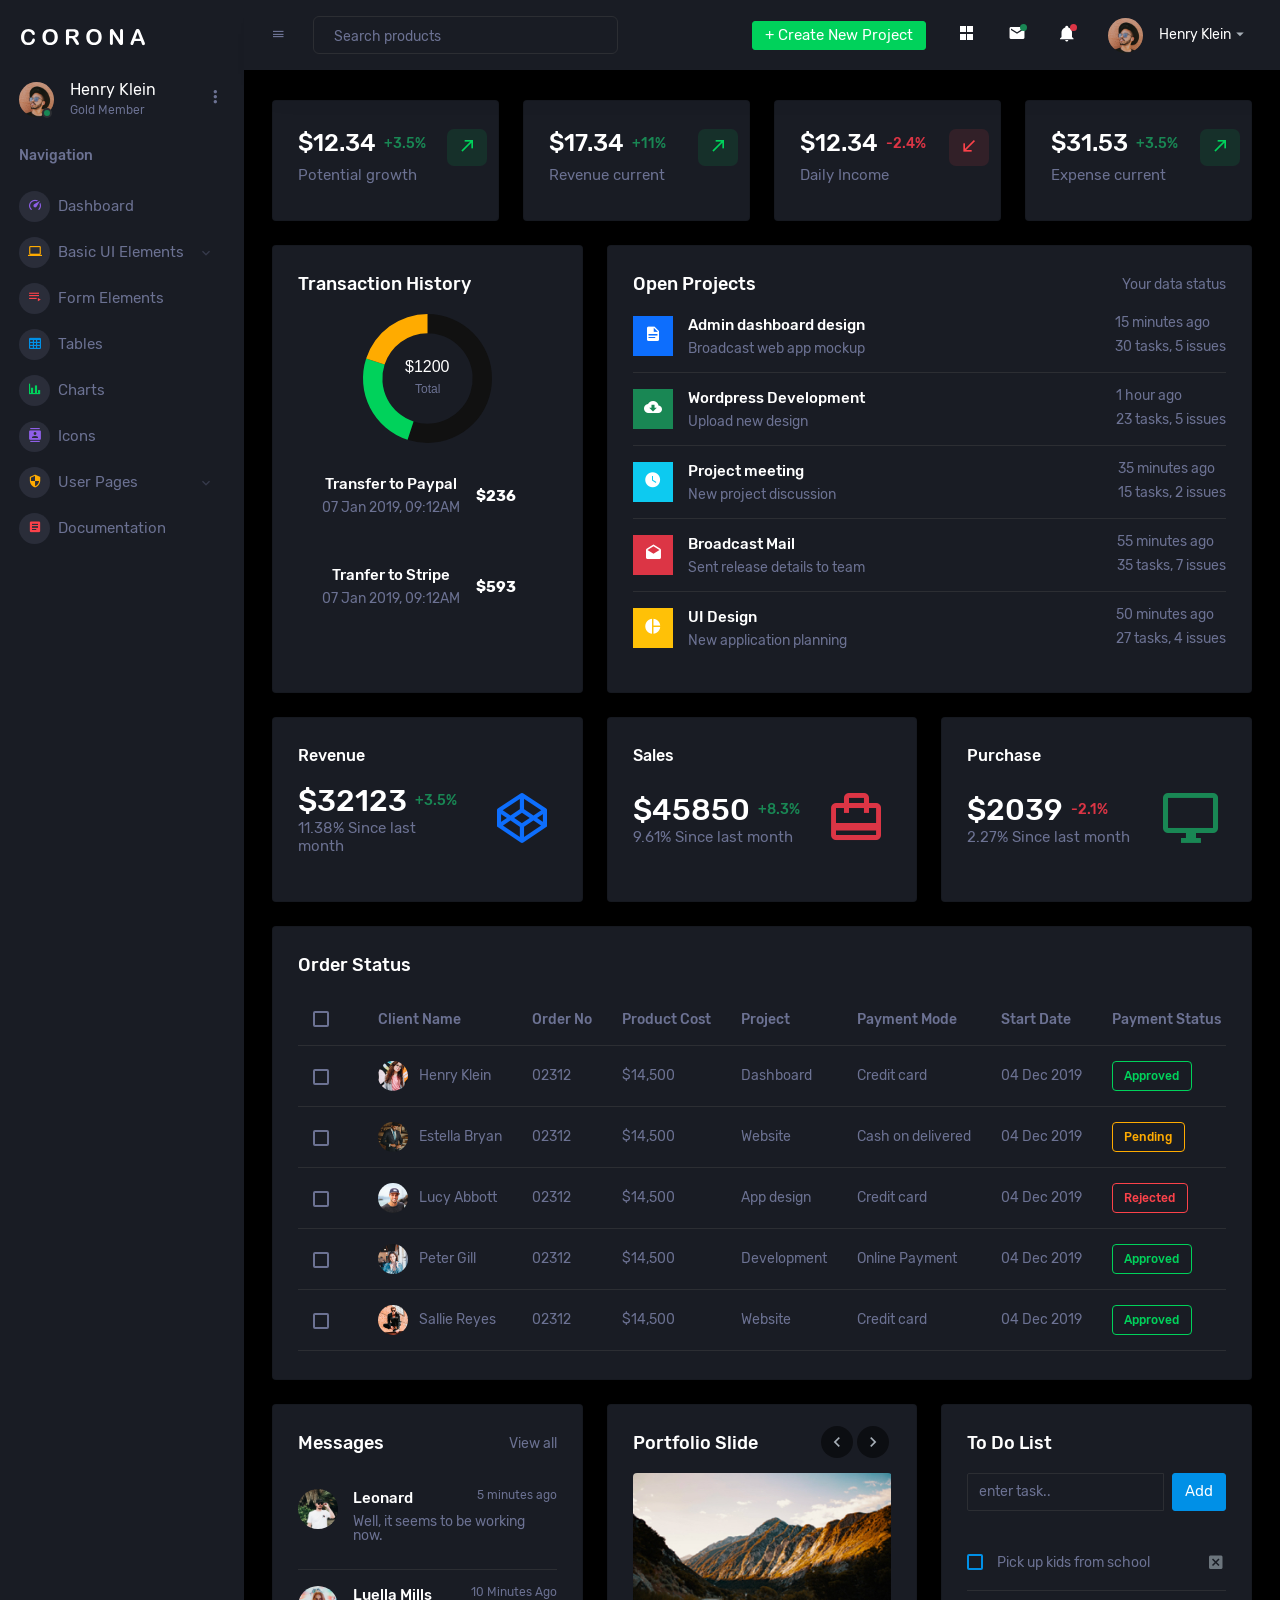
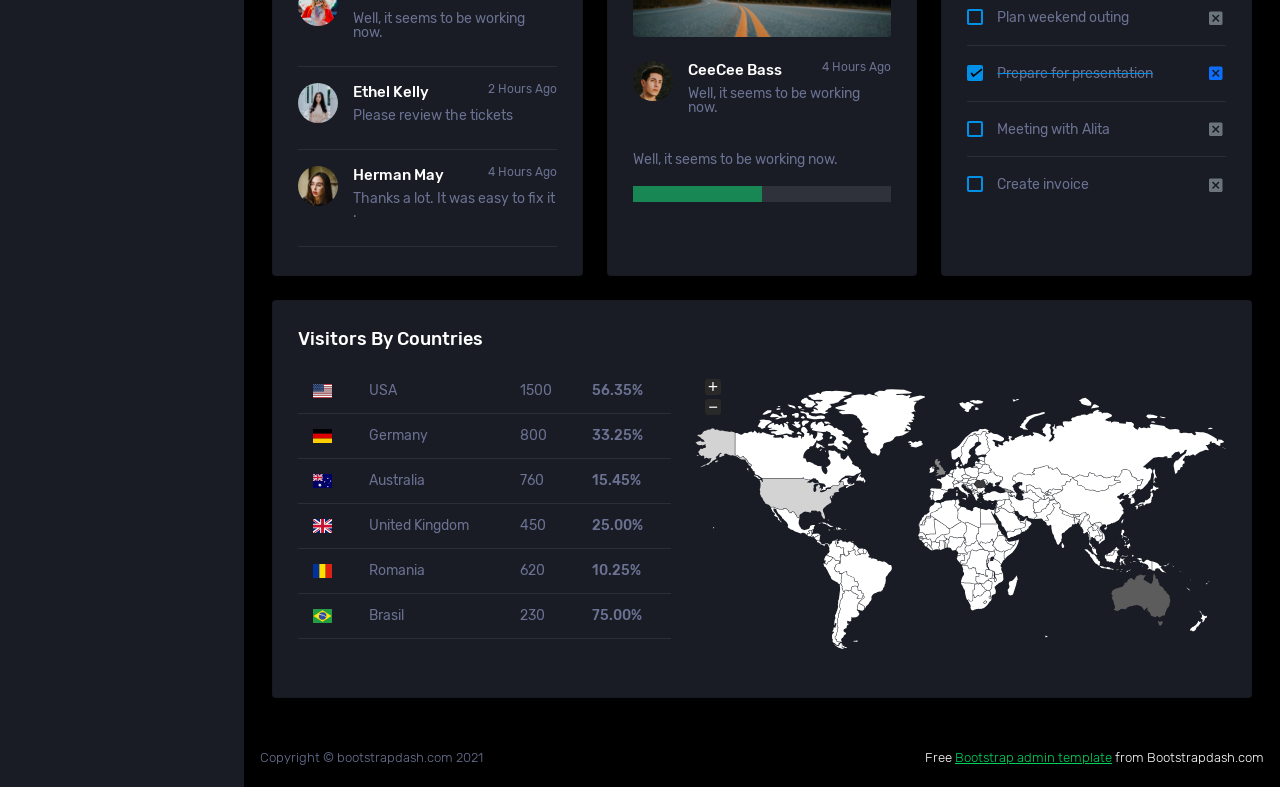
<file: AdminPanel/wwwroot/index2.html>
<!DOCTYPE html>
<html lang="en">

<head>
    <!-- Required meta tags -->
    <meta charset="utf-8">
    <meta name="viewport" content="width=device-width, initial-scale=1, shrink-to-fit=no">
    <title>Corona Admin</title>
    <!-- plugins:css -->
    <link rel="stylesheet" href="assets/vendors/mdi/css/materialdesignicons.min.css">
    <link rel="stylesheet" href="assets/vendors/css/vendor.bundle.base.css">
    <!-- endinject -->
    <!-- Plugin css for this page -->
    <link rel="stylesheet" href="assets/vendors/jvectormap/jquery-jvectormap.css">
    <link rel="stylesheet" href="assets/vendors/flag-icon-css/css/flag-icon.min.css">
    <link rel="stylesheet" href="assets/vendors/owl-carousel-2/owl.carousel.min.css">
    <link rel="stylesheet" href="assets/vendors/owl-carousel-2/owl.theme.default.min.css">
    <!-- End plugin css for this page -->
    <!-- inject:css -->
    <!-- endinject -->
    <!-- Layout styles -->
    <link rel="stylesheet" href="assets/css/style.css">
    <!-- End layout styles -->
    <link rel="shortcut icon" href="assets/images/favicon.png" />
</head>

<body>
    <div class="container-scroller">

        <!-- partial:partials/_sidebar.html -->
        <nav class="sidebar sidebar-offcanvas" id="sidebar">
            <div class="sidebar-brand-wrapper d-none d-lg-flex align-items-center justify-content-center fixed-top">
                <a class="sidebar-brand brand-logo" href="index.html"><img src="assets/images/logo.svg" alt="logo" /></a>
                <a class="sidebar-brand brand-logo-mini" href="index.html"><img src="assets/images/logo-mini.svg" alt="logo" /></a>
            </div>
            <ul class="nav">
                <li class="nav-item profile">
                    <div class="profile-desc">
                        <div class="profile-pic">
                            <div class="count-indicator">
                                <img class="img-xs rounded-circle " src="assets/images/faces/face15.jpg" alt="">
                                <span class="count bg-success"></span>
                            </div>
                            <div class="profile-name">
                                <h5 class="mb-0 font-weight-normal">Henry Klein</h5>
                                <span>Gold Member</span>
                            </div>
                        </div>
                        <a href="#" id="profile-dropdown" data-bs-toggle="dropdown"><i class="mdi mdi-dots-vertical"></i></a>
                        <div class="dropdown-menu dropdown-menu-right sidebar-dropdown preview-list" aria-labelledby="profile-dropdown">
                            <a href="#" class="dropdown-item preview-item">
                                <div class="preview-thumbnail">
                                    <div class="preview-icon bg-dark rounded-circle">
                                        <i class="mdi mdi-settings text-primary"></i>
                                    </div>
                                </div>
                                <div class="preview-item-content">
                                    <p class="preview-subject ellipsis mb-1 text-small">Account settings</p>
                                </div>
                            </a>
                            <div class="dropdown-divider"></div>
                            <a href="#" class="dropdown-item preview-item">
                                <div class="preview-thumbnail">
                                    <div class="preview-icon bg-dark rounded-circle">
                                        <i class="mdi mdi-onepassword  text-info"></i>
                                    </div>
                                </div>
                                <div class="preview-item-content">
                                    <p class="preview-subject ellipsis mb-1 text-small">Change Password</p>
                                </div>
                            </a>
                            <div class="dropdown-divider"></div>
                            <a href="#" class="dropdown-item preview-item">
                                <div class="preview-thumbnail">
                                    <div class="preview-icon bg-dark rounded-circle">
                                        <i class="mdi mdi-calendar-today text-success"></i>
                                    </div>
                                </div>
                                <div class="preview-item-content">
                                    <p class="preview-subject ellipsis mb-1 text-small">To-do list</p>
                                </div>
                            </a>
                        </div>
                    </div>
                </li>
                <li class="nav-item nav-category">
                    <span class="nav-link">Navigation</span>
                </li>
                <li class="nav-item menu-items">
                    <a class="nav-link" href="index.html">
                        <span class="menu-icon">
                <i class="mdi mdi-speedometer"></i>
              </span>
                        <span class="menu-title">Dashboard</span>
                    </a>
                </li>
                <li class="nav-item menu-items">
                    <a class="nav-link" data-bs-toggle="collapse" href="#ui-basic" aria-expanded="false" aria-controls="ui-basic">
                        <span class="menu-icon">
                <i class="mdi mdi-laptop"></i>
              </span>
                        <span class="menu-title">Basic UI Elements</span>
                        <i class="menu-arrow"></i>
                    </a>
                    <div class="collapse" id="ui-basic">
                        <ul class="nav flex-column sub-menu">
                            <li class="nav-item"> <a class="nav-link" href="pages/ui-features/buttons.html">Buttons</a></li>
                            <li class="nav-item"> <a class="nav-link" href="pages/ui-features/dropdowns.html">Dropdowns</a></li>
                            <li class="nav-item"> <a class="nav-link" href="pages/ui-features/typography.html">Typography</a></li>
                        </ul>
                    </div>
                </li>
                <li class="nav-item menu-items">
                    <a class="nav-link" href="pages/forms/basic_elements.html">
                        <span class="menu-icon">
                <i class="mdi mdi-playlist-play"></i>
              </span>
                        <span class="menu-title">Form Elements</span>
                    </a>
                </li>
                <li class="nav-item menu-items">
                    <a class="nav-link" href="pages/tables/basic-table.html">
                        <span class="menu-icon">
                <i class="mdi mdi-table-large"></i>
              </span>
                        <span class="menu-title">Tables</span>
                    </a>
                </li>
                <li class="nav-item menu-items">
                    <a class="nav-link" href="pages/charts/chartjs.html">
                        <span class="menu-icon">
                <i class="mdi mdi-chart-bar"></i>
              </span>
                        <span class="menu-title">Charts</span>
                    </a>
                </li>
                <li class="nav-item menu-items">
                    <a class="nav-link" href="pages/icons/mdi.html">
                        <span class="menu-icon">
                <i class="mdi mdi-contacts"></i>
              </span>
                        <span class="menu-title">Icons</span>
                    </a>
                </li>
                <li class="nav-item menu-items">
                    <a class="nav-link" data-bs-toggle="collapse" href="#auth" aria-expanded="false" aria-controls="auth">
                        <span class="menu-icon">
                <i class="mdi mdi-security"></i>
              </span>
                        <span class="menu-title">User Pages</span>
                        <i class="menu-arrow"></i>
                    </a>
                    <div class="collapse" id="auth">
                        <ul class="nav flex-column sub-menu">
                            <li class="nav-item"> <a class="nav-link" href="pages/samples/blank-page.html"> Blank Page </a></li>
                            <li class="nav-item"> <a class="nav-link" href="pages/samples/error-404.html"> 404 </a></li>
                            <li class="nav-item"> <a class="nav-link" href="pages/samples/error-500.html"> 500 </a></li>
                            <li class="nav-item"> <a class="nav-link" href="pages/samples/login.html"> Login </a></li>
                            <li class="nav-item"> <a class="nav-link" href="pages/samples/register.html"> Register </a></li>
                        </ul>
                    </div>
                </li>
                <li class="nav-item menu-items">
                    <a class="nav-link" href="http://www.bootstrapdash.com/demo/corona-free/jquery/documentation/documentation.html">
                        <span class="menu-icon">
                <i class="mdi mdi-file-document-box"></i>
              </span>
                        <span class="menu-title">Documentation</span>
                    </a>
                </li>
            </ul>
        </nav>
        <!-- partial -->
        <div class="container-fluid page-body-wrapper">
            <!-- partial:partials/_navbar.html -->
            <nav class="navbar p-0 fixed-top d-flex flex-row">
                <div class="navbar-brand-wrapper d-flex d-lg-none align-items-center justify-content-center">
                    <a class="navbar-brand brand-logo-mini" href="index.html"><img src="assets/images/logo-mini.svg" alt="logo" /></a>
                </div>
                <div class="navbar-menu-wrapper flex-grow d-flex align-items-stretch">
                    <button class="navbar-toggler navbar-toggler align-self-center" type="button" data-toggle="minimize">
              <span class="mdi mdi-menu"></span>
            </button>
                    <ul class="navbar-nav w-100">
                        <li class="nav-item w-100">
                            <form class="nav-link mt-2 mt-md-0 d-none d-lg-flex search">
                                <input type="text" class="form-control" placeholder="Search products">
                            </form>
                        </li>
                    </ul>
                    <ul class="navbar-nav navbar-nav-right">
                        <li class="nav-item dropdown d-none d-lg-block">
                            <a class="nav-link btn btn-success create-new-button" id="createbuttonDropdown" data-bs-toggle="dropdown" aria-expanded="false" href="#">+ Create New Project</a>
                            <div class="dropdown-menu dropdown-menu-right navbar-dropdown preview-list" aria-labelledby="createbuttonDropdown">
                                <h6 class="p-3 mb-0">Projects</h6>
                                <div class="dropdown-divider"></div>
                                <a class="dropdown-item preview-item">
                                    <div class="preview-thumbnail">
                                        <div class="preview-icon bg-dark rounded-circle">
                                            <i class="mdi mdi-file-outline text-primary"></i>
                                        </div>
                                    </div>
                                    <div class="preview-item-content">
                                        <p class="preview-subject ellipsis mb-1">Software Development</p>
                                    </div>
                                </a>
                                <div class="dropdown-divider"></div>
                                <a class="dropdown-item preview-item">
                                    <div class="preview-thumbnail">
                                        <div class="preview-icon bg-dark rounded-circle">
                                            <i class="mdi mdi-web text-info"></i>
                                        </div>
                                    </div>
                                    <div class="preview-item-content">
                                        <p class="preview-subject ellipsis mb-1">UI Development</p>
                                    </div>
                                </a>
                                <div class="dropdown-divider"></div>
                                <a class="dropdown-item preview-item">
                                    <div class="preview-thumbnail">
                                        <div class="preview-icon bg-dark rounded-circle">
                                            <i class="mdi mdi-layers text-danger"></i>
                                        </div>
                                    </div>
                                    <div class="preview-item-content">
                                        <p class="preview-subject ellipsis mb-1">Software Testing</p>
                                    </div>
                                </a>
                                <div class="dropdown-divider"></div>
                                <p class="p-3 mb-0 text-center">See all projects</p>
                            </div>
                        </li>
                        <li class="nav-item nav-settings d-none d-lg-block">
                            <a class="nav-link" href="#">
                                <i class="mdi mdi-view-grid"></i>
                            </a>
                        </li>
                        <li class="nav-item dropdown border-left">
                            <a class="nav-link count-indicator dropdown-toggle" id="messageDropdown" href="#" data-bs-toggle="dropdown" aria-expanded="false">
                                <i class="mdi mdi-email"></i>
                                <span class="count bg-success"></span>
                            </a>
                            <div class="dropdown-menu dropdown-menu-right navbar-dropdown preview-list" aria-labelledby="messageDropdown">
                                <h6 class="p-3 mb-0">Messages</h6>
                                <div class="dropdown-divider"></div>
                                <a class="dropdown-item preview-item">
                                    <div class="preview-thumbnail">
                                        <img src="assets/images/faces/face4.jpg" alt="image" class="rounded-circle profile-pic">
                                    </div>
                                    <div class="preview-item-content">
                                        <p class="preview-subject ellipsis mb-1">Mark send you a message</p>
                                        <p class="text-muted mb-0"> 1 Minutes ago </p>
                                    </div>
                                </a>
                                <div class="dropdown-divider"></div>
                                <a class="dropdown-item preview-item">
                                    <div class="preview-thumbnail">
                                        <img src="assets/images/faces/face2.jpg" alt="image" class="rounded-circle profile-pic">
                                    </div>
                                    <div class="preview-item-content">
                                        <p class="preview-subject ellipsis mb-1">Cregh send you a message</p>
                                        <p class="text-muted mb-0"> 15 Minutes ago </p>
                                    </div>
                                </a>
                                <div class="dropdown-divider"></div>
                                <a class="dropdown-item preview-item">
                                    <div class="preview-thumbnail">
                                        <img src="assets/images/faces/face3.jpg" alt="image" class="rounded-circle profile-pic">
                                    </div>
                                    <div class="preview-item-content">
                                        <p class="preview-subject ellipsis mb-1">Profile picture updated</p>
                                        <p class="text-muted mb-0"> 18 Minutes ago </p>
                                    </div>
                                </a>
                                <div class="dropdown-divider"></div>
                                <p class="p-3 mb-0 text-center">4 new messages</p>
                            </div>
                        </li>
                        <li class="nav-item dropdown border-left">
                            <a class="nav-link count-indicator dropdown-toggle" id="notificationDropdown" href="#" data-bs-toggle="dropdown">
                                <i class="mdi mdi-bell"></i>
                                <span class="count bg-danger"></span>
                            </a>
                            <div class="dropdown-menu dropdown-menu-right navbar-dropdown preview-list" aria-labelledby="notificationDropdown">
                                <h6 class="p-3 mb-0">Notifications</h6>
                                <div class="dropdown-divider"></div>
                                <a class="dropdown-item preview-item">
                                    <div class="preview-thumbnail">
                                        <div class="preview-icon bg-dark rounded-circle">
                                            <i class="mdi mdi-calendar text-success"></i>
                                        </div>
                                    </div>
                                    <div class="preview-item-content">
                                        <p class="preview-subject mb-1">Event today</p>
                                        <p class="text-muted ellipsis mb-0"> Just a reminder that you have an event today </p>
                                    </div>
                                </a>
                                <div class="dropdown-divider"></div>
                                <a class="dropdown-item preview-item">
                                    <div class="preview-thumbnail">
                                        <div class="preview-icon bg-dark rounded-circle">
                                            <i class="mdi mdi-settings text-danger"></i>
                                        </div>
                                    </div>
                                    <div class="preview-item-content">
                                        <p class="preview-subject mb-1">Settings</p>
                                        <p class="text-muted ellipsis mb-0"> Update dashboard </p>
                                    </div>
                                </a>
                                <div class="dropdown-divider"></div>
                                <a class="dropdown-item preview-item">
                                    <div class="preview-thumbnail">
                                        <div class="preview-icon bg-dark rounded-circle">
                                            <i class="mdi mdi-link-variant text-warning"></i>
                                        </div>
                                    </div>
                                    <div class="preview-item-content">
                                        <p class="preview-subject mb-1">Launch Admin</p>
                                        <p class="text-muted ellipsis mb-0"> New admin wow! </p>
                                    </div>
                                </a>
                                <div class="dropdown-divider"></div>
                                <p class="p-3 mb-0 text-center">See all notifications</p>
                            </div>
                        </li>
                        <li class="nav-item dropdown">
                            <a class="nav-link" id="profileDropdown" href="#" data-bs-toggle="dropdown">
                                <div class="navbar-profile">
                                    <img class="img-xs rounded-circle" src="assets/images/faces/face15.jpg" alt="">
                                    <p class="mb-0 d-none d-sm-block navbar-profile-name">Henry Klein</p>
                                    <i class="mdi mdi-menu-down d-none d-sm-block"></i>
                                </div>
                            </a>
                            <div class="dropdown-menu dropdown-menu-right navbar-dropdown preview-list" aria-labelledby="profileDropdown">
                                <h6 class="p-3 mb-0">Profile</h6>
                                <div class="dropdown-divider"></div>
                                <a class="dropdown-item preview-item">
                                    <div class="preview-thumbnail">
                                        <div class="preview-icon bg-dark rounded-circle">
                                            <i class="mdi mdi-settings text-success"></i>
                                        </div>
                                    </div>
                                    <div class="preview-item-content">
                                        <p class="preview-subject mb-1">Settings</p>
                                    </div>
                                </a>
                                <div class="dropdown-divider"></div>
                                <a class="dropdown-item preview-item">
                                    <div class="preview-thumbnail">
                                        <div class="preview-icon bg-dark rounded-circle">
                                            <i class="mdi mdi-logout text-danger"></i>
                                        </div>
                                    </div>
                                    <div class="preview-item-content">
                                        <p class="preview-subject mb-1">Log out</p>
                                    </div>
                                </a>
                                <div class="dropdown-divider"></div>
                                <p class="p-3 mb-0 text-center">Advanced settings</p>
                            </div>
                        </li>
                    </ul>
                    <button class="navbar-toggler navbar-toggler-right d-lg-none align-self-center" type="button" data-toggle="offcanvas">
              <span class="mdi mdi-format-line-spacing"></span>
            </button>
                </div>
            </nav>
            <!-- partial -->
            <div class="main-panel">
                <div class="content-wrapper">

                    <div class="row">
                        <div class="col-xl-3 col-sm-6 grid-margin stretch-card">
                            <div class="card">
                                <div class="card-body">
                                    <div class="row">
                                        <div class="col-9">
                                            <div class="d-flex align-items-center align-self-start">
                                                <h3 class="mb-0">$12.34</h3>
                                                <p class="text-success ms-2 mb-0 font-weight-medium">+3.5%</p>
                                            </div>
                                        </div>
                                        <div class="col-3">
                                            <div class="icon icon-box-success ">
                                                <span class="mdi mdi-arrow-top-right icon-item"></span>
                                            </div>
                                        </div>
                                    </div>
                                    <h6 class="text-muted font-weight-normal">Potential growth</h6>
                                </div>
                            </div>
                        </div>
                        <div class="col-xl-3 col-sm-6 grid-margin stretch-card">
                            <div class="card">
                                <div class="card-body">
                                    <div class="row">
                                        <div class="col-9">
                                            <div class="d-flex align-items-center align-self-start">
                                                <h3 class="mb-0">$17.34</h3>
                                                <p class="text-success ms-2 mb-0 font-weight-medium">+11%</p>
                                            </div>
                                        </div>
                                        <div class="col-3">
                                            <div class="icon icon-box-success">
                                                <span class="mdi mdi-arrow-top-right icon-item"></span>
                                            </div>
                                        </div>
                                    </div>
                                    <h6 class="text-muted font-weight-normal">Revenue current</h6>
                                </div>
                            </div>
                        </div>
                        <div class="col-xl-3 col-sm-6 grid-margin stretch-card">
                            <div class="card">
                                <div class="card-body">
                                    <div class="row">
                                        <div class="col-9">
                                            <div class="d-flex align-items-center align-self-start">
                                                <h3 class="mb-0">$12.34</h3>
                                                <p class="text-danger ms-2 mb-0 font-weight-medium">-2.4%</p>
                                            </div>
                                        </div>
                                        <div class="col-3">
                                            <div class="icon icon-box-danger">
                                                <span class="mdi mdi-arrow-bottom-left icon-item"></span>
                                            </div>
                                        </div>
                                    </div>
                                    <h6 class="text-muted font-weight-normal">Daily Income</h6>
                                </div>
                            </div>
                        </div>
                        <div class="col-xl-3 col-sm-6 grid-margin stretch-card">
                            <div class="card">
                                <div class="card-body">
                                    <div class="row">
                                        <div class="col-9">
                                            <div class="d-flex align-items-center align-self-start">
                                                <h3 class="mb-0">$31.53</h3>
                                                <p class="text-success ms-2 mb-0 font-weight-medium">+3.5%</p>
                                            </div>
                                        </div>
                                        <div class="col-3">
                                            <div class="icon icon-box-success ">
                                                <span class="mdi mdi-arrow-top-right icon-item"></span>
                                            </div>
                                        </div>
                                    </div>
                                    <h6 class="text-muted font-weight-normal">Expense current</h6>
                                </div>
                            </div>
                        </div>
                    </div>
                    <div class="row">
                        <div class="col-md-4 grid-margin stretch-card">
                            <div class="card">
                                <div class="card-body">
                                    <h4 class="card-title">Transaction History</h4>
                                    <canvas id="transaction-history" class="transaction-chart"></canvas>
                                    <div class="bg-gray-dark d-flex d-md-block d-xl-flex flex-row py-3 px-4 px-md-3 px-xl-4 rounded mt-3">
                                        <div class="text-md-center text-xl-left">
                                            <h6 class="mb-1">Transfer to Paypal</h6>
                                            <p class="text-muted mb-0">07 Jan 2019, 09:12AM</p>
                                        </div>
                                        <div class="align-self-center flex-grow text-right text-md-center text-xl-right py-md-2 py-xl-0">
                                            <h6 class="font-weight-bold mb-0">$236</h6>
                                        </div>
                                    </div>
                                    <div class="bg-gray-dark d-flex d-md-block d-xl-flex flex-row py-3 px-4 px-md-3 px-xl-4 rounded mt-3">
                                        <div class="text-md-center text-xl-left">
                                            <h6 class="mb-1">Tranfer to Stripe</h6>
                                            <p class="text-muted mb-0">07 Jan 2019, 09:12AM</p>
                                        </div>
                                        <div class="align-self-center flex-grow text-right text-md-center text-xl-right py-md-2 py-xl-0">
                                            <h6 class="font-weight-bold mb-0">$593</h6>
                                        </div>
                                    </div>
                                </div>
                            </div>
                        </div>
                        <div class="col-md-8 grid-margin stretch-card">
                            <div class="card">
                                <div class="card-body">
                                    <div class="d-flex flex-row justify-content-between">
                                        <h4 class="card-title mb-1">Open Projects</h4>
                                        <p class="text-muted mb-1">Your data status</p>
                                    </div>
                                    <div class="row">
                                        <div class="col-12">
                                            <div class="preview-list">
                                                <div class="preview-item border-bottom">
                                                    <div class="preview-thumbnail">
                                                        <div class="preview-icon bg-primary">
                                                            <i class="mdi mdi-file-document"></i>
                                                        </div>
                                                    </div>
                                                    <div class="preview-item-content d-sm-flex flex-grow">
                                                        <div class="flex-grow">
                                                            <h6 class="preview-subject">Admin dashboard design</h6>
                                                            <p class="text-muted mb-0">Broadcast web app mockup</p>
                                                        </div>
                                                        <div class="me-auto text-sm-right pt-2 pt-sm-0">
                                                            <p class="text-muted">15 minutes ago</p>
                                                            <p class="text-muted mb-0">30 tasks, 5 issues </p>
                                                        </div>
                                                    </div>
                                                </div>
                                                <div class="preview-item border-bottom">
                                                    <div class="preview-thumbnail">
                                                        <div class="preview-icon bg-success">
                                                            <i class="mdi mdi-cloud-download"></i>
                                                        </div>
                                                    </div>
                                                    <div class="preview-item-content d-sm-flex flex-grow">
                                                        <div class="flex-grow">
                                                            <h6 class="preview-subject">Wordpress Development</h6>
                                                            <p class="text-muted mb-0">Upload new design</p>
                                                        </div>
                                                        <div class="me-auto text-sm-right pt-2 pt-sm-0">
                                                            <p class="text-muted">1 hour ago</p>
                                                            <p class="text-muted mb-0">23 tasks, 5 issues </p>
                                                        </div>
                                                    </div>
                                                </div>
                                                <div class="preview-item border-bottom">
                                                    <div class="preview-thumbnail">
                                                        <div class="preview-icon bg-info">
                                                            <i class="mdi mdi-clock"></i>
                                                        </div>
                                                    </div>
                                                    <div class="preview-item-content d-sm-flex flex-grow">
                                                        <div class="flex-grow">
                                                            <h6 class="preview-subject">Project meeting</h6>
                                                            <p class="text-muted mb-0">New project discussion</p>
                                                        </div>
                                                        <div class="me-auto text-sm-right pt-2 pt-sm-0">
                                                            <p class="text-muted">35 minutes ago</p>
                                                            <p class="text-muted mb-0">15 tasks, 2 issues</p>
                                                        </div>
                                                    </div>
                                                </div>
                                                <div class="preview-item border-bottom">
                                                    <div class="preview-thumbnail">
                                                        <div class="preview-icon bg-danger">
                                                            <i class="mdi mdi-email-open"></i>
                                                        </div>
                                                    </div>
                                                    <div class="preview-item-content d-sm-flex flex-grow">
                                                        <div class="flex-grow">
                                                            <h6 class="preview-subject">Broadcast Mail</h6>
                                                            <p class="text-muted mb-0">Sent release details to team</p>
                                                        </div>
                                                        <div class="me-auto text-sm-right pt-2 pt-sm-0">
                                                            <p class="text-muted">55 minutes ago</p>
                                                            <p class="text-muted mb-0">35 tasks, 7 issues </p>
                                                        </div>
                                                    </div>
                                                </div>
                                                <div class="preview-item">
                                                    <div class="preview-thumbnail">
                                                        <div class="preview-icon bg-warning">
                                                            <i class="mdi mdi-chart-pie"></i>
                                                        </div>
                                                    </div>
                                                    <div class="preview-item-content d-sm-flex flex-grow">
                                                        <div class="flex-grow">
                                                            <h6 class="preview-subject">UI Design</h6>
                                                            <p class="text-muted mb-0">New application planning</p>
                                                        </div>
                                                        <div class="me-auto text-sm-right pt-2 pt-sm-0">
                                                            <p class="text-muted">50 minutes ago</p>
                                                            <p class="text-muted mb-0">27 tasks, 4 issues </p>
                                                        </div>
                                                    </div>
                                                </div>
                                            </div>
                                        </div>
                                    </div>
                                </div>
                            </div>
                        </div>
                    </div>
                    <div class="row">
                        <div class="col-sm-4 grid-margin">
                            <div class="card">
                                <div class="card-body">
                                    <h5>Revenue</h5>
                                    <div class="row">
                                        <div class="col-8 col-sm-12 col-xl-8 my-auto">
                                            <div class="d-flex d-sm-block d-md-flex align-items-center">
                                                <h2 class="mb-0">$32123</h2>
                                                <p class="text-success ms-2 mb-0 font-weight-medium">+3.5%</p>
                                            </div>
                                            <h6 class="text-muted font-weight-normal">11.38% Since last month</h6>
                                        </div>
                                        <div class="col-4 col-sm-12 col-xl-4 text-center text-xl-right">
                                            <i class="icon-lg mdi mdi-codepen text-primary ms-auto"></i>
                                        </div>
                                    </div>
                                </div>
                            </div>
                        </div>
                        <div class="col-sm-4 grid-margin">
                            <div class="card">
                                <div class="card-body">
                                    <h5>Sales</h5>
                                    <div class="row">
                                        <div class="col-8 col-sm-12 col-xl-8 my-auto">
                                            <div class="d-flex d-sm-block d-md-flex align-items-center">
                                                <h2 class="mb-0">$45850</h2>
                                                <p class="text-success ms-2 mb-0 font-weight-medium">+8.3%</p>
                                            </div>
                                            <h6 class="text-muted font-weight-normal"> 9.61% Since last month</h6>
                                        </div>
                                        <div class="col-4 col-sm-12 col-xl-4 text-center text-xl-right">
                                            <i class="icon-lg mdi mdi-wallet-travel text-danger ms-auto"></i>
                                        </div>
                                    </div>
                                </div>
                            </div>
                        </div>
                        <div class="col-sm-4 grid-margin">
                            <div class="card">
                                <div class="card-body">
                                    <h5>Purchase</h5>
                                    <div class="row">
                                        <div class="col-8 col-sm-12 col-xl-8 my-auto">
                                            <div class="d-flex d-sm-block d-md-flex align-items-center">
                                                <h2 class="mb-0">$2039</h2>
                                                <p class="text-danger ms-2 mb-0 font-weight-medium">-2.1% </p>
                                            </div>
                                            <h6 class="text-muted font-weight-normal">2.27% Since last month</h6>
                                        </div>
                                        <div class="col-4 col-sm-12 col-xl-4 text-center text-xl-right">
                                            <i class="icon-lg mdi mdi-monitor text-success ms-auto"></i>
                                        </div>
                                    </div>
                                </div>
                            </div>
                        </div>
                    </div>
                    <div class="row ">
                        <div class="col-12 grid-margin">
                            <div class="card">
                                <div class="card-body">
                                    <h4 class="card-title">Order Status</h4>
                                    <div class="table-responsive">
                                        <table class="table">
                                            <thead>
                                                <tr>
                                                    <th>
                                                        <div class="form-check form-check-muted m-0">
                                                            <label class="form-check-label">
                                  <input type="checkbox" class="form-check-input">
                                </label>
                                                        </div>
                                                    </th>
                                                    <th> Client Name </th>
                                                    <th> Order No </th>
                                                    <th> Product Cost </th>
                                                    <th> Project </th>
                                                    <th> Payment Mode </th>
                                                    <th> Start Date </th>
                                                    <th> Payment Status </th>
                                                </tr>
                                            </thead>
                                            <tbody>
                                                <tr>
                                                    <td>
                                                        <div class="form-check form-check-muted m-0">
                                                            <label class="form-check-label">
                                  <input type="checkbox" class="form-check-input">
                                </label>
                                                        </div>
                                                    </td>
                                                    <td>
                                                        <img src="assets/images/faces/face1.jpg" alt="image" />
                                                        <span class="ps-2">Henry Klein</span>
                                                    </td>
                                                    <td> 02312 </td>
                                                    <td> $14,500 </td>
                                                    <td> Dashboard </td>
                                                    <td> Credit card </td>
                                                    <td> 04 Dec 2019 </td>
                                                    <td>
                                                        <div class="badge badge-outline-success">Approved</div>
                                                    </td>
                                                </tr>
                                                <tr>
                                                    <td>
                                                        <div class="form-check form-check-muted m-0">
                                                            <label class="form-check-label">
                                  <input type="checkbox" class="form-check-input">
                                </label>
                                                        </div>
                                                    </td>
                                                    <td>
                                                        <img src="assets/images/faces/face2.jpg" alt="image" />
                                                        <span class="ps-2">Estella Bryan</span>
                                                    </td>
                                                    <td> 02312 </td>
                                                    <td> $14,500 </td>
                                                    <td> Website </td>
                                                    <td> Cash on delivered </td>
                                                    <td> 04 Dec 2019 </td>
                                                    <td>
                                                        <div class="badge badge-outline-warning">Pending</div>
                                                    </td>
                                                </tr>
                                                <tr>
                                                    <td>
                                                        <div class="form-check form-check-muted m-0">
                                                            <label class="form-check-label">
                                  <input type="checkbox" class="form-check-input">
                                </label>
                                                        </div>
                                                    </td>
                                                    <td>
                                                        <img src="assets/images/faces/face5.jpg" alt="image" />
                                                        <span class="ps-2">Lucy Abbott</span>
                                                    </td>
                                                    <td> 02312 </td>
                                                    <td> $14,500 </td>
                                                    <td> App design </td>
                                                    <td> Credit card </td>
                                                    <td> 04 Dec 2019 </td>
                                                    <td>
                                                        <div class="badge badge-outline-danger">Rejected</div>
                                                    </td>
                                                </tr>
                                                <tr>
                                                    <td>
                                                        <div class="form-check form-check-muted m-0">
                                                            <label class="form-check-label">
                                  <input type="checkbox" class="form-check-input">
                                </label>
                                                        </div>
                                                    </td>
                                                    <td>
                                                        <img src="assets/images/faces/face3.jpg" alt="image" />
                                                        <span class="ps-2">Peter Gill</span>
                                                    </td>
                                                    <td> 02312 </td>
                                                    <td> $14,500 </td>
                                                    <td> Development </td>
                                                    <td> Online Payment </td>
                                                    <td> 04 Dec 2019 </td>
                                                    <td>
                                                        <div class="badge badge-outline-success">Approved</div>
                                                    </td>
                                                </tr>
                                                <tr>
                                                    <td>
                                                        <div class="form-check form-check-muted m-0">
                                                            <label class="form-check-label">
                                  <input type="checkbox" class="form-check-input">
                                </label>
                                                        </div>
                                                    </td>
                                                    <td>
                                                        <img src="assets/images/faces/face4.jpg" alt="image" />
                                                        <span class="ps-2">Sallie Reyes</span>
                                                    </td>
                                                    <td> 02312 </td>
                                                    <td> $14,500 </td>
                                                    <td> Website </td>
                                                    <td> Credit card </td>
                                                    <td> 04 Dec 2019 </td>
                                                    <td>
                                                        <div class="badge badge-outline-success">Approved</div>
                                                    </td>
                                                </tr>
                                            </tbody>
                                        </table>
                                    </div>
                                </div>
                            </div>
                        </div>
                    </div>
                    <div class="row">
                        <div class="col-md-6 col-xl-4 grid-margin stretch-card">
                            <div class="card">
                                <div class="card-body">
                                    <div class="d-flex flex-row justify-content-between">
                                        <h4 class="card-title">Messages</h4>
                                        <p class="text-muted mb-1 small">View all</p>
                                    </div>
                                    <div class="preview-list">
                                        <div class="preview-item border-bottom">
                                            <div class="preview-thumbnail">
                                                <img src="assets/images/faces/face6.jpg" alt="image" class="rounded-circle" />
                                            </div>
                                            <div class="preview-item-content d-flex flex-grow">
                                                <div class="flex-grow">
                                                    <div class="d-flex d-md-block d-xl-flex justify-content-between">
                                                        <h6 class="preview-subject">Leonard</h6>
                                                        <p class="text-muted text-small">5 minutes ago</p>
                                                    </div>
                                                    <p class="text-muted">Well, it seems to be working now.</p>
                                                </div>
                                            </div>
                                        </div>
                                        <div class="preview-item border-bottom">
                                            <div class="preview-thumbnail">
                                                <img src="assets/images/faces/face8.jpg" alt="image" class="rounded-circle" />
                                            </div>
                                            <div class="preview-item-content d-flex flex-grow">
                                                <div class="flex-grow">
                                                    <div class="d-flex d-md-block d-xl-flex justify-content-between">
                                                        <h6 class="preview-subject">Luella Mills</h6>
                                                        <p class="text-muted text-small">10 Minutes Ago</p>
                                                    </div>
                                                    <p class="text-muted">Well, it seems to be working now.</p>
                                                </div>
                                            </div>
                                        </div>
                                        <div class="preview-item border-bottom">
                                            <div class="preview-thumbnail">
                                                <img src="assets/images/faces/face9.jpg" alt="image" class="rounded-circle" />
                                            </div>
                                            <div class="preview-item-content d-flex flex-grow">
                                                <div class="flex-grow">
                                                    <div class="d-flex d-md-block d-xl-flex justify-content-between">
                                                        <h6 class="preview-subject">Ethel Kelly</h6>
                                                        <p class="text-muted text-small">2 Hours Ago</p>
                                                    </div>
                                                    <p class="text-muted">Please review the tickets</p>
                                                </div>
                                            </div>
                                        </div>
                                        <div class="preview-item border-bottom">
                                            <div class="preview-thumbnail">
                                                <img src="assets/images/faces/face11.jpg" alt="image" class="rounded-circle" />
                                            </div>
                                            <div class="preview-item-content d-flex flex-grow">
                                                <div class="flex-grow">
                                                    <div class="d-flex d-md-block d-xl-flex justify-content-between">
                                                        <h6 class="preview-subject">Herman May</h6>
                                                        <p class="text-muted text-small">4 Hours Ago</p>
                                                    </div>
                                                    <p class="text-muted">Thanks a lot. It was easy to fix it .</p>
                                                </div>
                                            </div>
                                        </div>
                                    </div>
                                </div>
                            </div>
                        </div>
                        <div class="col-md-6 col-xl-4 grid-margin stretch-card">
                            <div class="card">
                                <div class="card-body">
                                    <h4 class="card-title">Portfolio Slide</h4>
                                    <div class="owl-carousel owl-theme full-width owl-carousel-dash portfolio-carousel" id="owl-carousel-basic">
                                        <div class="item">
                                            <img src="assets/images/dashboard/Rectangle.jpg" alt="">
                                        </div>
                                        <div class="item">
                                            <img src="assets/images/dashboard/Img_5.jpg" alt="">
                                        </div>
                                        <div class="item">
                                            <img src="assets/images/dashboard/img_6.jpg" alt="">
                                        </div>
                                    </div>
                                    <div class="d-flex py-4">
                                        <div class="preview-list w-100">
                                            <div class="preview-item p-0">
                                                <div class="preview-thumbnail">
                                                    <img src="assets/images/faces/face12.jpg" class="rounded-circle" alt="">
                                                </div>
                                                <div class="preview-item-content d-flex flex-grow">
                                                    <div class="flex-grow">
                                                        <div class="d-flex d-md-block d-xl-flex justify-content-between">
                                                            <h6 class="preview-subject">CeeCee Bass</h6>
                                                            <p class="text-muted text-small">4 Hours Ago</p>
                                                        </div>
                                                        <p class="text-muted">Well, it seems to be working now.</p>
                                                    </div>
                                                </div>
                                            </div>
                                        </div>
                                    </div>
                                    <p class="text-muted">Well, it seems to be working now. </p>
                                    <div class="progress progress-md portfolio-progress">
                                        <div class="progress-bar bg-success" role="progressbar" style="width: 50%" aria-valuenow="25" aria-valuemin="0" aria-valuemax="100"></div>
                                    </div>
                                </div>
                            </div>
                        </div>
                        <div class="col-md-12 col-xl-4 grid-margin stretch-card">
                            <div class="card">
                                <div class="card-body">
                                    <h4 class="card-title">To do list</h4>
                                    <div class="add-items d-flex">
                                        <input type="text" class="form-control todo-list-input" placeholder="enter task..">
                                        <button class="add btn btn-primary todo-list-add-btn">Add</button>
                                    </div>
                                    <div class="list-wrapper">
                                        <ul class="d-flex flex-column-reverse text-white todo-list todo-list-custom">
                                            <li>
                                                <div class="form-check form-check-primary">
                                                    <label class="form-check-label">
                              <input class="checkbox" type="checkbox"> Create invoice </label>
                                                </div>
                                                <i class="remove mdi mdi-close-box"></i>
                                            </li>
                                            <li>
                                                <div class="form-check form-check-primary">
                                                    <label class="form-check-label">
                              <input class="checkbox" type="checkbox"> Meeting with Alita </label>
                                                </div>
                                                <i class="remove mdi mdi-close-box"></i>
                                            </li>
                                            <li class="completed">
                                                <div class="form-check form-check-primary">
                                                    <label class="form-check-label">
                              <input class="checkbox" type="checkbox" checked> Prepare for presentation </label>
                                                </div>
                                                <i class="remove mdi mdi-close-box"></i>
                                            </li>
                                            <li>
                                                <div class="form-check form-check-primary">
                                                    <label class="form-check-label">
                              <input class="checkbox" type="checkbox"> Plan weekend outing </label>
                                                </div>
                                                <i class="remove mdi mdi-close-box"></i>
                                            </li>
                                            <li>
                                                <div class="form-check form-check-primary">
                                                    <label class="form-check-label">
                              <input class="checkbox" type="checkbox"> Pick up kids from school </label>
                                                </div>
                                                <i class="remove mdi mdi-close-box"></i>
                                            </li>
                                        </ul>
                                    </div>
                                </div>
                            </div>
                        </div>
                    </div>
                    <div class="row">
                        <div class="col-12">
                            <div class="card">
                                <div class="card-body">
                                    <h4 class="card-title">Visitors by Countries</h4>
                                    <div class="row">
                                        <div class="col-md-5">
                                            <div class="table-responsive">
                                                <table class="table">
                                                    <tbody>
                                                        <tr>
                                                            <td>
                                                                <i class="flag-icon flag-icon-us"></i>
                                                            </td>
                                                            <td>USA</td>
                                                            <td class="text-right"> 1500 </td>
                                                            <td class="text-right font-weight-medium"> 56.35% </td>
                                                        </tr>
                                                        <tr>
                                                            <td>
                                                                <i class="flag-icon flag-icon-de"></i>
                                                            </td>
                                                            <td>Germany</td>
                                                            <td class="text-right"> 800 </td>
                                                            <td class="text-right font-weight-medium"> 33.25% </td>
                                                        </tr>
                                                        <tr>
                                                            <td>
                                                                <i class="flag-icon flag-icon-au"></i>
                                                            </td>
                                                            <td>Australia</td>
                                                            <td class="text-right"> 760 </td>
                                                            <td class="text-right font-weight-medium"> 15.45% </td>
                                                        </tr>
                                                        <tr>
                                                            <td>
                                                                <i class="flag-icon flag-icon-gb"></i>
                                                            </td>
                                                            <td>United Kingdom</td>
                                                            <td class="text-right"> 450 </td>
                                                            <td class="text-right font-weight-medium"> 25.00% </td>
                                                        </tr>
                                                        <tr>
                                                            <td>
                                                                <i class="flag-icon flag-icon-ro"></i>
                                                            </td>
                                                            <td>Romania</td>
                                                            <td class="text-right"> 620 </td>
                                                            <td class="text-right font-weight-medium"> 10.25% </td>
                                                        </tr>
                                                        <tr>
                                                            <td>
                                                                <i class="flag-icon flag-icon-br"></i>
                                                            </td>
                                                            <td>Brasil</td>
                                                            <td class="text-right"> 230 </td>
                                                            <td class="text-right font-weight-medium"> 75.00% </td>
                                                        </tr>
                                                    </tbody>
                                                </table>
                                            </div>
                                        </div>
                                        <div class="col-md-7">
                                            <div id="audience-map" class="vector-map"></div>
                                        </div>
                                    </div>
                                </div>
                            </div>
                        </div>
                    </div>
                </div>
                <!-- content-wrapper ends -->
                <!-- partial:partials/_footer.html -->
                <footer class="footer">
                    <div class="d-sm-flex justify-content-center justify-content-sm-between">
                        <span class="text-muted d-block text-center text-sm-left d-sm-inline-block">Copyright © bootstrapdash.com 2021</span>
                        <span class="float-none float-sm-right d-block mt-1 mt-sm-0 text-center"> Free <a href="https://www.bootstrapdash.com/bootstrap-admin-template/" target="_blank">Bootstrap admin template</a> from Bootstrapdash.com</span>
                    </div>
                </footer>
                <!-- partial -->
            </div>
            <!-- main-panel ends -->
        </div>
        <!-- page-body-wrapper ends -->
    </div>
    <!-- container-scroller -->
    <!-- plugins:js -->
    <script src="assets/vendors/js/vendor.bundle.base.js"></script>
    <!-- endinject -->
    <!-- Plugin js for this page -->
    <script src="assets/vendors/chart.js/Chart.min.js"></script>
    <script src="assets/vendors/progressbar.js/progressbar.min.js"></script>
    <script src="assets/vendors/jvectormap/jquery-jvectormap.min.js"></script>
    <script src="assets/vendors/jvectormap/jquery-jvectormap-world-mill-en.js"></script>
    <script src="assets/vendors/owl-carousel-2/owl.carousel.min.js"></script>
    <script src="assets/js/jquery.cookie.js" type="text/javascript"></script>
    <!-- End plugin js for this page -->
    <!-- inject:js -->
    <script src="assets/js/off-canvas.js"></script>
    <script src="assets/js/hoverable-collapse.js"></script>
    <script src="assets/js/misc.js"></script>
    <script src="assets/js/settings.js"></script>
    <script src="assets/js/todolist.js"></script>
    <!-- endinject -->
    <!-- Custom js for this page -->
    <script src="assets/js/dashboard.js"></script>
    <!-- End custom js for this page -->
</body>

</html>
</file>
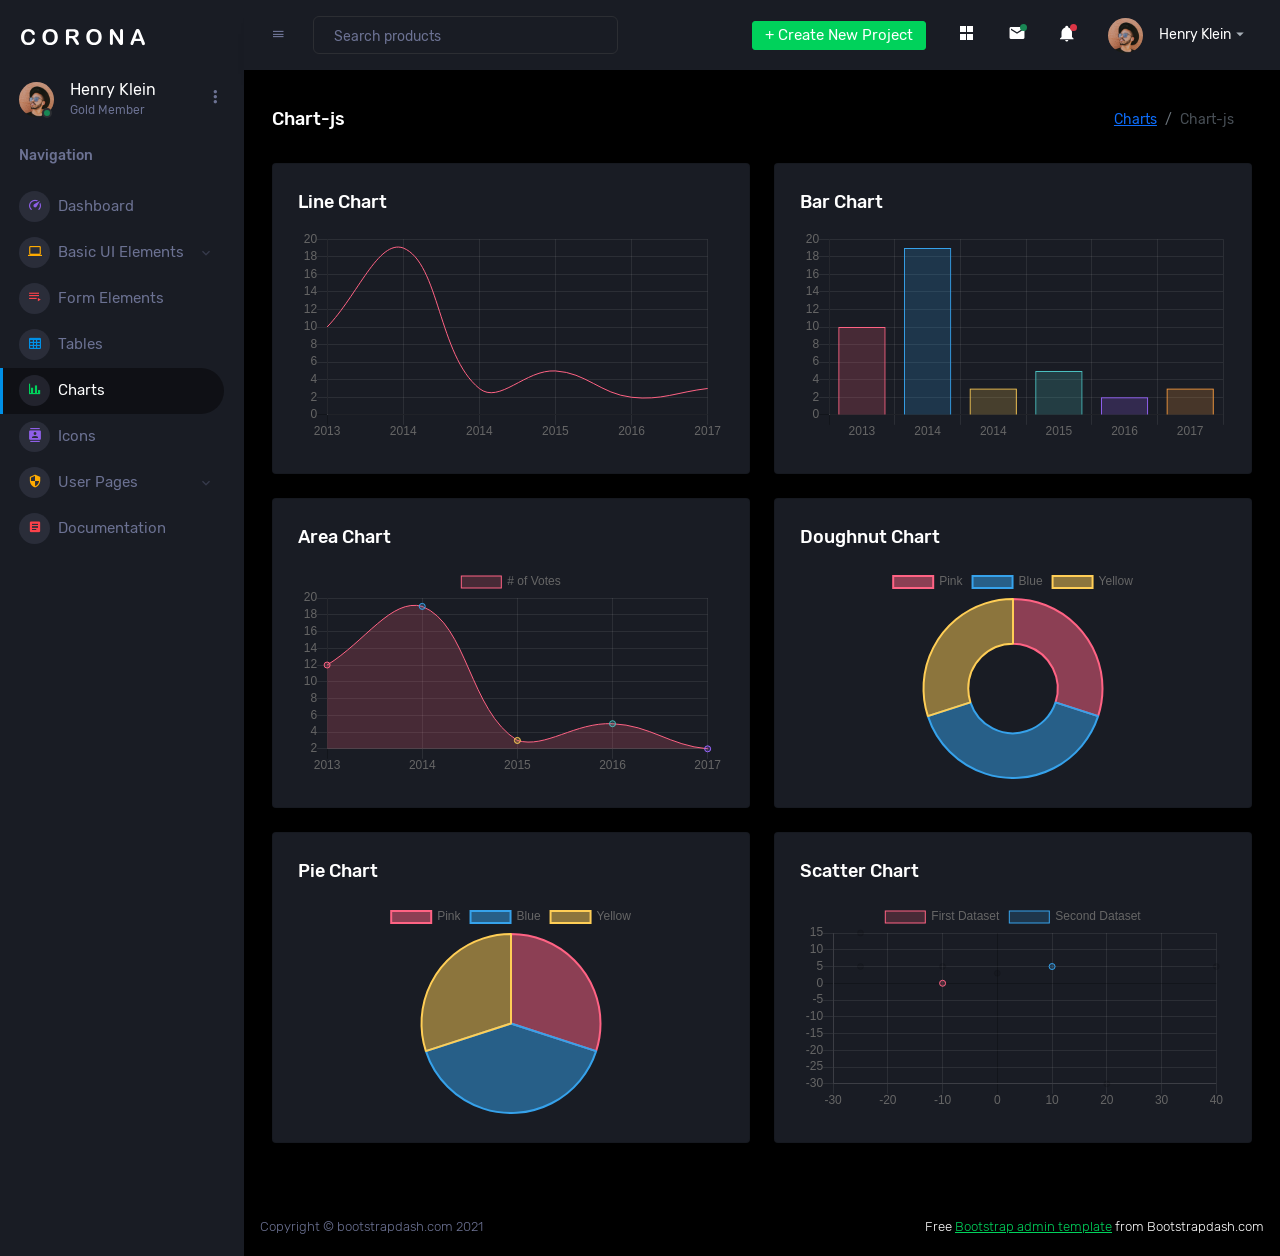
<file: AdminPanel/wwwroot/pages/charts/chartjs.html>
<!DOCTYPE html>
<html lang="en">
  <head>
    <!-- Required meta tags -->
    <meta charset="utf-8">
    <meta name="viewport" content="width=device-width, initial-scale=1, shrink-to-fit=no">
    <title>Corona Admin</title>
    <!-- plugins:css -->
    <link rel="stylesheet" href="../../assets/vendors/mdi/css/materialdesignicons.min.css">
    <link rel="stylesheet" href="../../assets/vendors/css/vendor.bundle.base.css">
    <!-- endinject -->
    <!-- Plugin css for this page -->
    <!-- End Plugin css for this page -->
    <!-- inject:css -->
    <!-- endinject -->
    <!-- Layout styles -->
    <link rel="stylesheet" href="../../assets/css/style.css">
    <!-- End layout styles -->
    <link rel="shortcut icon" href="../../assets/images/favicon.png" />
  </head>
  <body>
    <div class="container-scroller">
      <!-- partial:../../partials/_sidebar.html -->
      <nav class="sidebar sidebar-offcanvas" id="sidebar">
        <div class="sidebar-brand-wrapper d-none d-lg-flex align-items-center justify-content-center fixed-top">
          <a class="sidebar-brand brand-logo" href="../../index.html"><img src="../../assets/images/logo.svg" alt="logo" /></a>
          <a class="sidebar-brand brand-logo-mini" href="../../index.html"><img src="../../assets/images/logo-mini.svg" alt="logo" /></a>
        </div>
        <ul class="nav">
          <li class="nav-item profile">
            <div class="profile-desc">
              <div class="profile-pic">
                <div class="count-indicator">
                  <img class="img-xs rounded-circle " src="../../assets/images/faces/face15.jpg" alt="">
                  <span class="count bg-success"></span>
                </div>
                <div class="profile-name">
                  <h5 class="mb-0 font-weight-normal">Henry Klein</h5>
                  <span>Gold Member</span>
                </div>
              </div>
              <a href="#" id="profile-dropdown" data-bs-toggle="dropdown"><i class="mdi mdi-dots-vertical"></i></a>
              <div class="dropdown-menu dropdown-menu-right sidebar-dropdown preview-list" aria-labelledby="profile-dropdown">
                <a href="#" class="dropdown-item preview-item">
                  <div class="preview-thumbnail">
                    <div class="preview-icon bg-dark rounded-circle">
                      <i class="mdi mdi-settings text-primary"></i>
                    </div>
                  </div>
                  <div class="preview-item-content">
                    <p class="preview-subject ellipsis mb-1 text-small">Account settings</p>
                  </div>
                </a>
                <div class="dropdown-divider"></div>
                <a href="#" class="dropdown-item preview-item">
                  <div class="preview-thumbnail">
                    <div class="preview-icon bg-dark rounded-circle">
                      <i class="mdi mdi-onepassword  text-info"></i>
                    </div>
                  </div>
                  <div class="preview-item-content">
                    <p class="preview-subject ellipsis mb-1 text-small">Change Password</p>
                  </div>
                </a>
                <div class="dropdown-divider"></div>
                <a href="#" class="dropdown-item preview-item">
                  <div class="preview-thumbnail">
                    <div class="preview-icon bg-dark rounded-circle">
                      <i class="mdi mdi-calendar-today text-success"></i>
                    </div>
                  </div>
                  <div class="preview-item-content">
                    <p class="preview-subject ellipsis mb-1 text-small">To-do list</p>
                  </div>
                </a>
              </div>
            </div>
          </li>
          <li class="nav-item nav-category">
            <span class="nav-link">Navigation</span>
          </li>
          <li class="nav-item menu-items">
            <a class="nav-link" href="../../index.html">
              <span class="menu-icon">
                <i class="mdi mdi-speedometer"></i>
              </span>
              <span class="menu-title">Dashboard</span>
            </a>
          </li>
          <li class="nav-item menu-items">
            <a class="nav-link" data-bs-toggle="collapse" href="#ui-basic" aria-expanded="false" aria-controls="ui-basic">
              <span class="menu-icon">
                <i class="mdi mdi-laptop"></i>
              </span>
              <span class="menu-title">Basic UI Elements</span>
              <i class="menu-arrow"></i>
            </a>
            <div class="collapse" id="ui-basic">
              <ul class="nav flex-column sub-menu">
                <li class="nav-item"> <a class="nav-link" href="../../pages/ui-features/buttons.html">Buttons</a></li>
                <li class="nav-item"> <a class="nav-link" href="../../pages/ui-features/dropdowns.html">Dropdowns</a></li>
                <li class="nav-item"> <a class="nav-link" href="../../pages/ui-features/typography.html">Typography</a></li>
              </ul>
            </div>
          </li>
          <li class="nav-item menu-items">
            <a class="nav-link" href="../../pages/forms/basic_elements.html">
              <span class="menu-icon">
                <i class="mdi mdi-playlist-play"></i>
              </span>
              <span class="menu-title">Form Elements</span>
            </a>
          </li>
          <li class="nav-item menu-items">
            <a class="nav-link" href="../../pages/tables/basic-table.html">
              <span class="menu-icon">
                <i class="mdi mdi-table-large"></i>
              </span>
              <span class="menu-title">Tables</span>
            </a>
          </li>
          <li class="nav-item menu-items">
            <a class="nav-link" href="../../pages/charts/chartjs.html">
              <span class="menu-icon">
                <i class="mdi mdi-chart-bar"></i>
              </span>
              <span class="menu-title">Charts</span>
            </a>
          </li>
          <li class="nav-item menu-items">
            <a class="nav-link" href="../../pages/icons/mdi.html">
              <span class="menu-icon">
                <i class="mdi mdi-contacts"></i>
              </span>
              <span class="menu-title">Icons</span>
            </a>
          </li>
          <li class="nav-item menu-items">
            <a class="nav-link" data-bs-toggle="collapse" href="#auth" aria-expanded="false" aria-controls="auth">
              <span class="menu-icon">
                <i class="mdi mdi-security"></i>
              </span>
              <span class="menu-title">User Pages</span>
              <i class="menu-arrow"></i>
            </a>
            <div class="collapse" id="auth">
              <ul class="nav flex-column sub-menu">
                <li class="nav-item"> <a class="nav-link" href="../../pages/samples/blank-page.html"> Blank Page </a></li>
                <li class="nav-item"> <a class="nav-link" href="../../pages/samples/error-404.html"> 404 </a></li>
                <li class="nav-item"> <a class="nav-link" href="../../pages/samples/error-500.html"> 500 </a></li>
                <li class="nav-item"> <a class="nav-link" href="../../pages/samples/login.html"> Login </a></li>
                <li class="nav-item"> <a class="nav-link" href="../../pages/samples/register.html"> Register </a></li>
              </ul>
            </div>
          </li>
          <li class="nav-item menu-items">
            <a class="nav-link" href="http://www.bootstrapdash.com/demo/corona-free/jquery/documentation/documentation.html">
              <span class="menu-icon">
                <i class="mdi mdi-file-document-box"></i>
              </span>
              <span class="menu-title">Documentation</span>
            </a>
          </li>
        </ul>
      </nav>
      <!-- partial -->
      <div class="container-fluid page-body-wrapper">
        <!-- partial:../../partials/_navbar.html -->
        <nav class="navbar p-0 fixed-top d-flex flex-row">
          <div class="navbar-brand-wrapper d-flex d-lg-none align-items-center justify-content-center">
            <a class="navbar-brand brand-logo-mini" href="../../index.html"><img src="../../assets/images/logo-mini.svg" alt="logo" /></a>
          </div>
          <div class="navbar-menu-wrapper flex-grow d-flex align-items-stretch">
            <button class="navbar-toggler navbar-toggler align-self-center" type="button" data-toggle="minimize">
              <span class="mdi mdi-menu"></span>
            </button>
            <ul class="navbar-nav w-100">
              <li class="nav-item w-100">
                <form class="nav-link mt-2 mt-md-0 d-none d-lg-flex search">
                  <input type="text" class="form-control" placeholder="Search products">
                </form>
              </li>
            </ul>
            <ul class="navbar-nav navbar-nav-right">
              <li class="nav-item dropdown d-none d-lg-block">
                <a class="nav-link btn btn-success create-new-button" id="createbuttonDropdown" data-bs-toggle="dropdown" aria-expanded="false" href="#">+ Create New Project</a>
                <div class="dropdown-menu dropdown-menu-right navbar-dropdown preview-list" aria-labelledby="createbuttonDropdown">
                  <h6 class="p-3 mb-0">Projects</h6>
                  <div class="dropdown-divider"></div>
                  <a class="dropdown-item preview-item">
                    <div class="preview-thumbnail">
                      <div class="preview-icon bg-dark rounded-circle">
                        <i class="mdi mdi-file-outline text-primary"></i>
                      </div>
                    </div>
                    <div class="preview-item-content">
                      <p class="preview-subject ellipsis mb-1">Software Development</p>
                    </div>
                  </a>
                  <div class="dropdown-divider"></div>
                  <a class="dropdown-item preview-item">
                    <div class="preview-thumbnail">
                      <div class="preview-icon bg-dark rounded-circle">
                        <i class="mdi mdi-web text-info"></i>
                      </div>
                    </div>
                    <div class="preview-item-content">
                      <p class="preview-subject ellipsis mb-1">UI Development</p>
                    </div>
                  </a>
                  <div class="dropdown-divider"></div>
                  <a class="dropdown-item preview-item">
                    <div class="preview-thumbnail">
                      <div class="preview-icon bg-dark rounded-circle">
                        <i class="mdi mdi-layers text-danger"></i>
                      </div>
                    </div>
                    <div class="preview-item-content">
                      <p class="preview-subject ellipsis mb-1">Software Testing</p>
                    </div>
                  </a>
                  <div class="dropdown-divider"></div>
                  <p class="p-3 mb-0 text-center">See all projects</p>
                </div>
              </li>
              <li class="nav-item nav-settings d-none d-lg-block">
                <a class="nav-link" href="#">
                  <i class="mdi mdi-view-grid"></i>
                </a>
              </li>
              <li class="nav-item dropdown border-left">
                <a class="nav-link count-indicator dropdown-toggle" id="messageDropdown" href="#" data-bs-toggle="dropdown" aria-expanded="false">
                  <i class="mdi mdi-email"></i>
                  <span class="count bg-success"></span>
                </a>
                <div class="dropdown-menu dropdown-menu-right navbar-dropdown preview-list" aria-labelledby="messageDropdown">
                  <h6 class="p-3 mb-0">Messages</h6>
                  <div class="dropdown-divider"></div>
                  <a class="dropdown-item preview-item">
                    <div class="preview-thumbnail">
                      <img src="../../assets/images/faces/face4.jpg" alt="image" class="rounded-circle profile-pic">
                    </div>
                    <div class="preview-item-content">
                      <p class="preview-subject ellipsis mb-1">Mark send you a message</p>
                      <p class="text-muted mb-0"> 1 Minutes ago </p>
                    </div>
                  </a>
                  <div class="dropdown-divider"></div>
                  <a class="dropdown-item preview-item">
                    <div class="preview-thumbnail">
                      <img src="../../assets/images/faces/face2.jpg" alt="image" class="rounded-circle profile-pic">
                    </div>
                    <div class="preview-item-content">
                      <p class="preview-subject ellipsis mb-1">Cregh send you a message</p>
                      <p class="text-muted mb-0"> 15 Minutes ago </p>
                    </div>
                  </a>
                  <div class="dropdown-divider"></div>
                  <a class="dropdown-item preview-item">
                    <div class="preview-thumbnail">
                      <img src="../../assets/images/faces/face3.jpg" alt="image" class="rounded-circle profile-pic">
                    </div>
                    <div class="preview-item-content">
                      <p class="preview-subject ellipsis mb-1">Profile picture updated</p>
                      <p class="text-muted mb-0"> 18 Minutes ago </p>
                    </div>
                  </a>
                  <div class="dropdown-divider"></div>
                  <p class="p-3 mb-0 text-center">4 new messages</p>
                </div>
              </li>
              <li class="nav-item dropdown border-left">
                <a class="nav-link count-indicator dropdown-toggle" id="notificationDropdown" href="#" data-bs-toggle="dropdown">
                  <i class="mdi mdi-bell"></i>
                  <span class="count bg-danger"></span>
                </a>
                <div class="dropdown-menu dropdown-menu-right navbar-dropdown preview-list" aria-labelledby="notificationDropdown">
                  <h6 class="p-3 mb-0">Notifications</h6>
                  <div class="dropdown-divider"></div>
                  <a class="dropdown-item preview-item">
                    <div class="preview-thumbnail">
                      <div class="preview-icon bg-dark rounded-circle">
                        <i class="mdi mdi-calendar text-success"></i>
                      </div>
                    </div>
                    <div class="preview-item-content">
                      <p class="preview-subject mb-1">Event today</p>
                      <p class="text-muted ellipsis mb-0"> Just a reminder that you have an event today </p>
                    </div>
                  </a>
                  <div class="dropdown-divider"></div>
                  <a class="dropdown-item preview-item">
                    <div class="preview-thumbnail">
                      <div class="preview-icon bg-dark rounded-circle">
                        <i class="mdi mdi-settings text-danger"></i>
                      </div>
                    </div>
                    <div class="preview-item-content">
                      <p class="preview-subject mb-1">Settings</p>
                      <p class="text-muted ellipsis mb-0"> Update dashboard </p>
                    </div>
                  </a>
                  <div class="dropdown-divider"></div>
                  <a class="dropdown-item preview-item">
                    <div class="preview-thumbnail">
                      <div class="preview-icon bg-dark rounded-circle">
                        <i class="mdi mdi-link-variant text-warning"></i>
                      </div>
                    </div>
                    <div class="preview-item-content">
                      <p class="preview-subject mb-1">Launch Admin</p>
                      <p class="text-muted ellipsis mb-0"> New admin wow! </p>
                    </div>
                  </a>
                  <div class="dropdown-divider"></div>
                  <p class="p-3 mb-0 text-center">See all notifications</p>
                </div>
              </li>
              <li class="nav-item dropdown">
                <a class="nav-link" id="profileDropdown" href="#" data-bs-toggle="dropdown">
                  <div class="navbar-profile">
                    <img class="img-xs rounded-circle" src="../../assets/images/faces/face15.jpg" alt="">
                    <p class="mb-0 d-none d-sm-block navbar-profile-name">Henry Klein</p>
                    <i class="mdi mdi-menu-down d-none d-sm-block"></i>
                  </div>
                </a>
                <div class="dropdown-menu dropdown-menu-right navbar-dropdown preview-list" aria-labelledby="profileDropdown">
                  <h6 class="p-3 mb-0">Profile</h6>
                  <div class="dropdown-divider"></div>
                  <a class="dropdown-item preview-item">
                    <div class="preview-thumbnail">
                      <div class="preview-icon bg-dark rounded-circle">
                        <i class="mdi mdi-settings text-success"></i>
                      </div>
                    </div>
                    <div class="preview-item-content">
                      <p class="preview-subject mb-1">Settings</p>
                    </div>
                  </a>
                  <div class="dropdown-divider"></div>
                  <a class="dropdown-item preview-item">
                    <div class="preview-thumbnail">
                      <div class="preview-icon bg-dark rounded-circle">
                        <i class="mdi mdi-logout text-danger"></i>
                      </div>
                    </div>
                    <div class="preview-item-content">
                      <p class="preview-subject mb-1">Log out</p>
                    </div>
                  </a>
                  <div class="dropdown-divider"></div>
                  <p class="p-3 mb-0 text-center">Advanced settings</p>
                </div>
              </li>
            </ul>
            <button class="navbar-toggler navbar-toggler-right d-lg-none align-self-center" type="button" data-toggle="offcanvas">
              <span class="mdi mdi-format-line-spacing"></span>
            </button>
          </div>
        </nav>
        <!-- partial -->
        <div class="main-panel">
          <div class="content-wrapper">
            <div class="page-header">
              <h3 class="page-title"> Chart-js </h3>
              <nav aria-label="breadcrumb">
                <ol class="breadcrumb">
                  <li class="breadcrumb-item"><a href="#">Charts</a></li>
                  <li class="breadcrumb-item active" aria-current="page">Chart-js</li>
                </ol>
              </nav>
            </div>
            <div class="row">
              <div class="col-lg-6 grid-margin stretch-card">
                <div class="card">
                  <div class="card-body">
                    <h4 class="card-title">Line chart</h4>
                    <canvas id="lineChart" style="height:250px"></canvas>
                  </div>
                </div>
              </div>
              <div class="col-lg-6 grid-margin stretch-card">
                <div class="card">
                  <div class="card-body">
                    <h4 class="card-title">Bar chart</h4>
                    <canvas id="barChart" style="height:230px"></canvas>
                  </div>
                </div>
              </div>
            </div>
            <div class="row">
              <div class="col-lg-6 grid-margin stretch-card">
                <div class="card">
                  <div class="card-body">
                    <h4 class="card-title">Area chart</h4>
                    <canvas id="areaChart" style="height:250px"></canvas>
                  </div>
                </div>
              </div>
              <div class="col-lg-6 grid-margin stretch-card">
                <div class="card">
                  <div class="card-body">
                    <h4 class="card-title">Doughnut chart</h4>
                    <canvas id="doughnutChart" style="height:250px"></canvas>
                  </div>
                </div>
              </div>
            </div>
            <div class="row">
              <div class="col-lg-6 grid-margin stretch-card">
                <div class="card">
                  <div class="card-body">
                    <h4 class="card-title">Pie chart</h4>
                    <canvas id="pieChart" style="height:250px"></canvas>
                  </div>
                </div>
              </div>
              <div class="col-lg-6 grid-margin stretch-card">
                <div class="card">
                  <div class="card-body">
                    <h4 class="card-title">Scatter chart</h4>
                    <canvas id="scatterChart" style="height:250px"></canvas>
                  </div>
                </div>
              </div>
            </div>
          </div>
          <!-- content-wrapper ends -->
          <!-- partial:../../partials/_footer.html -->
          <footer class="footer">
            <div class="d-sm-flex justify-content-center justify-content-sm-between">
              <span class="text-muted d-block text-center text-sm-left d-sm-inline-block">Copyright © bootstrapdash.com 2021</span>
              <span class="float-none float-sm-right d-block mt-1 mt-sm-0 text-center"> Free <a href="https://www.bootstrapdash.com/bootstrap-admin-template/" target="_blank">Bootstrap admin template</a> from Bootstrapdash.com</span>
            </div>
          </footer>
          <!-- partial -->
        </div>
        <!-- main-panel ends -->
      </div>
      <!-- page-body-wrapper ends -->
    </div>
    <!-- container-scroller -->
    <!-- plugins:js -->
    <script src="../../assets/vendors/js/vendor.bundle.base.js"></script>
    <!-- endinject -->
    <!-- Plugin js for this page -->
    <script src="../../assets/vendors/chart.js/Chart.min.js"></script>
    <!-- End plugin js for this page -->
    <!-- inject:js -->
    <script src="../../assets/js/off-canvas.js"></script>
    <script src="../../assets/js/hoverable-collapse.js"></script>
    <script src="../../assets/js/misc.js"></script>
    <script src="../../assets/js/settings.js"></script>
    <script src="../../assets/js/todolist.js"></script>
    <!-- endinject -->
    <!-- Custom js for this page -->
    <script src="../../assets/js/chart.js"></script>
    <!-- End custom js for this page -->
  </body>
</html>
</file>
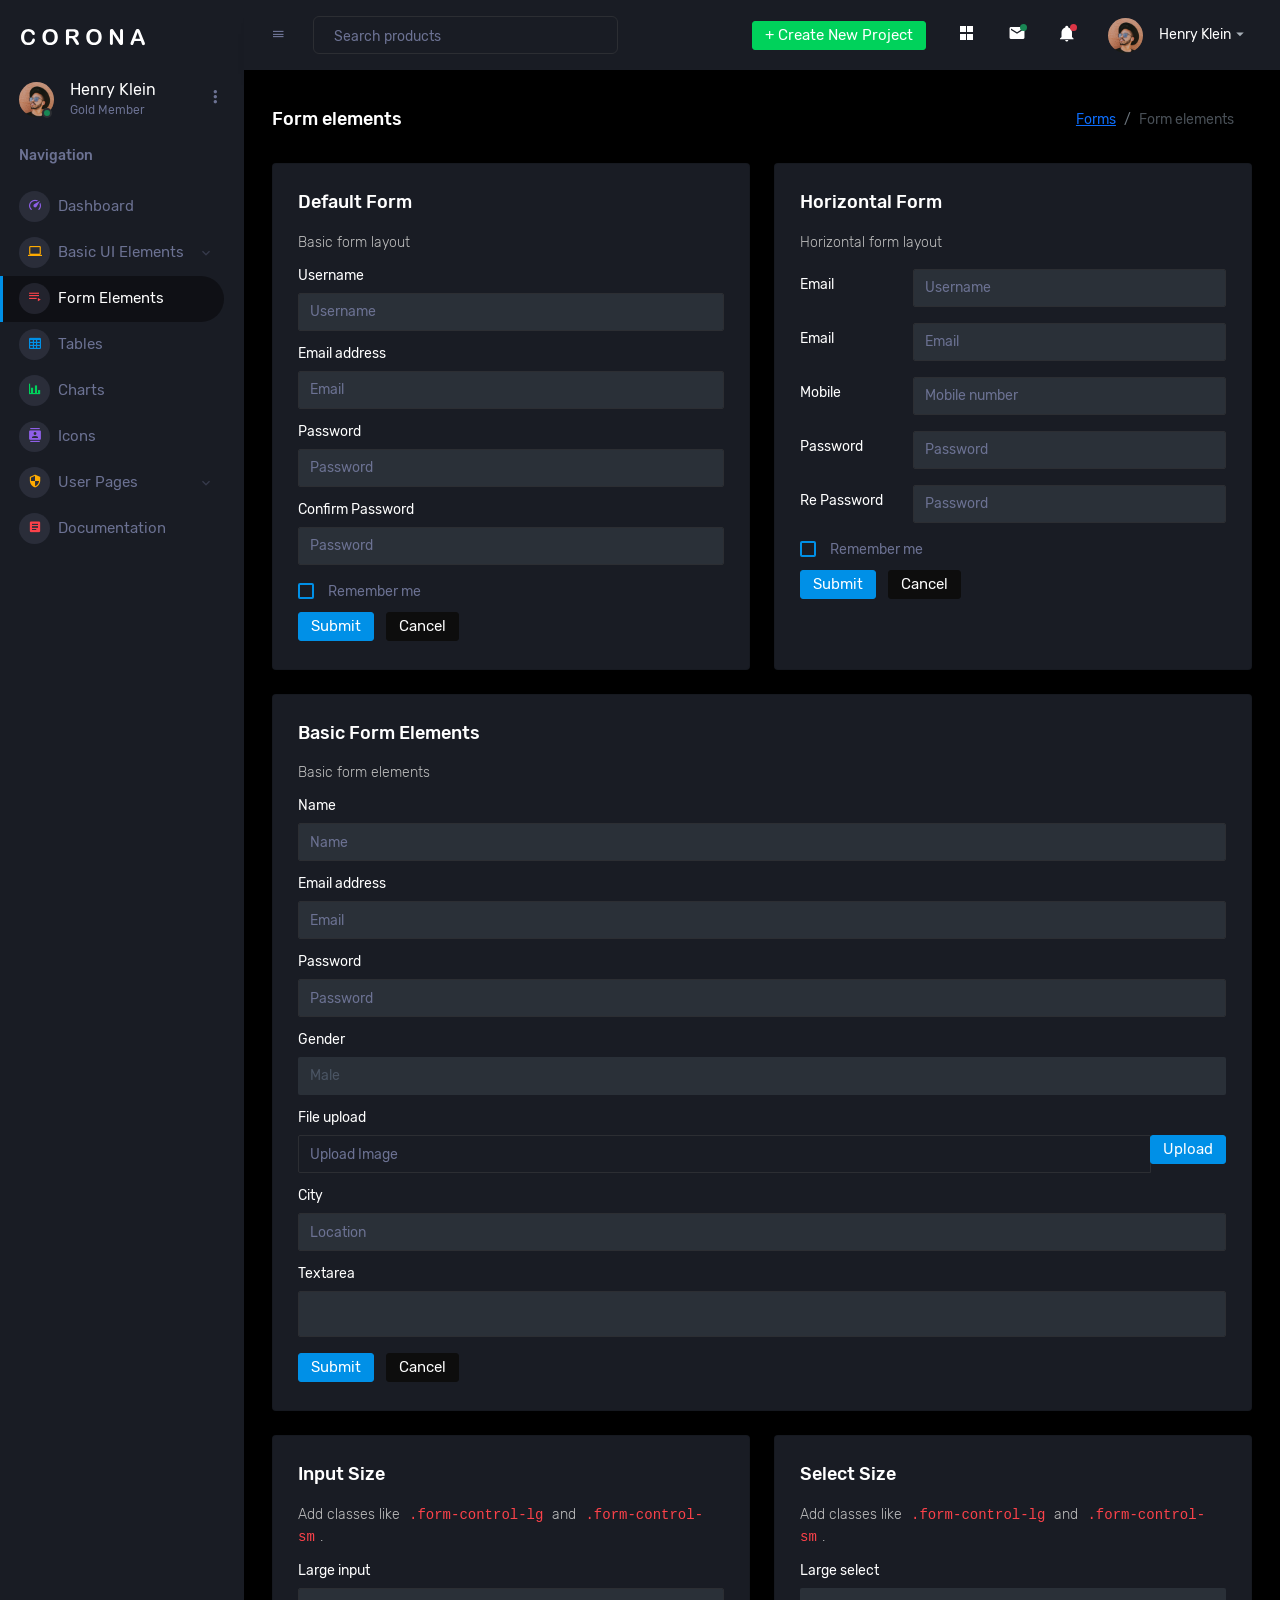
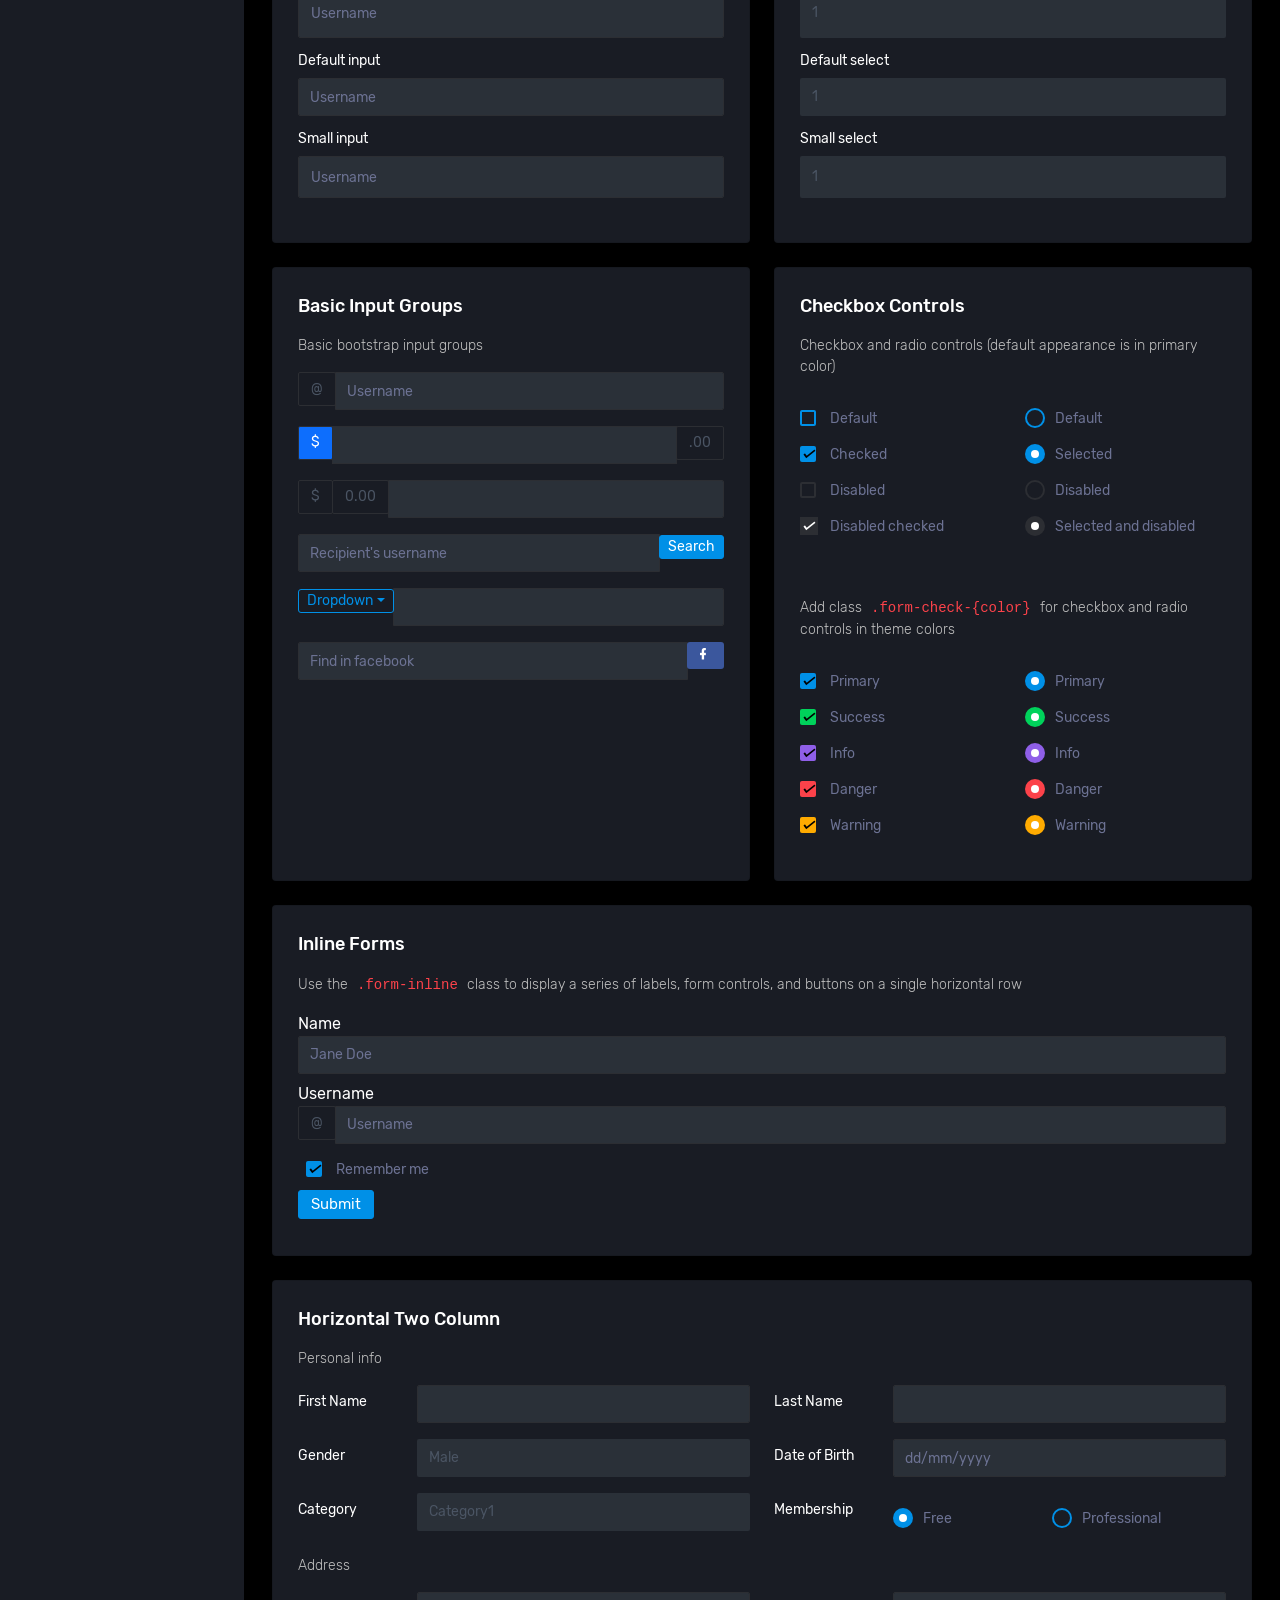
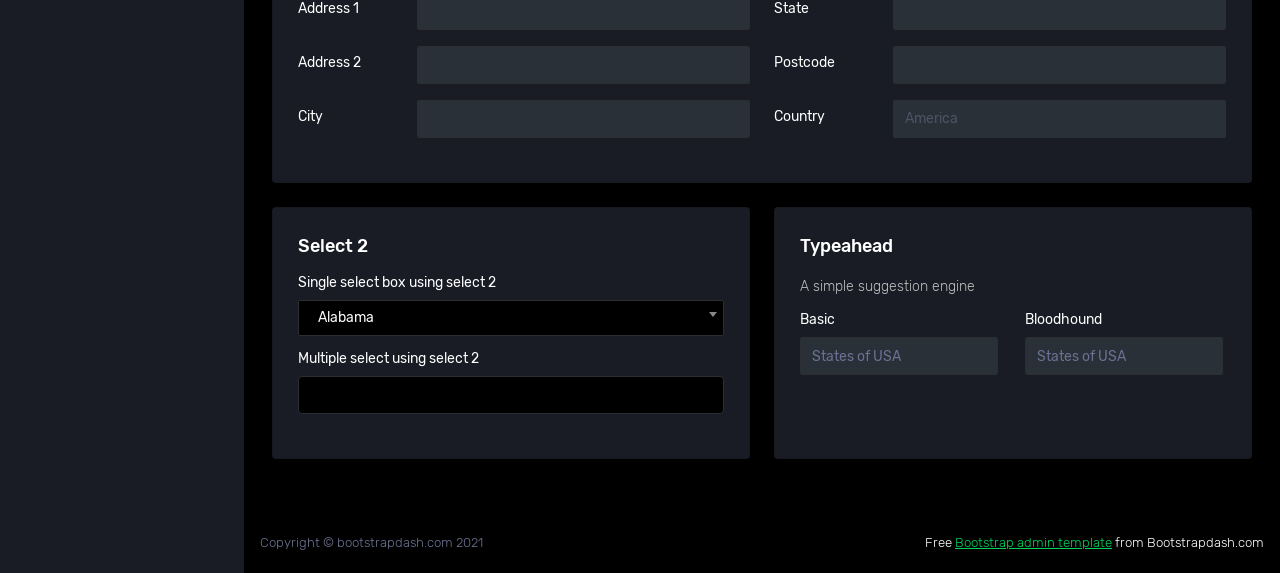
<file: AdminPanel/wwwroot/pages/forms/basic_elements.html>
<!DOCTYPE html>
<html lang="en">
  <head>
    <!-- Required meta tags -->
    <meta charset="utf-8">
    <meta name="viewport" content="width=device-width, initial-scale=1, shrink-to-fit=no">
    <title>Corona Admin</title>
    <!-- plugins:css -->
    <link rel="stylesheet" href="../../assets/vendors/mdi/css/materialdesignicons.min.css">
    <link rel="stylesheet" href="../../assets/vendors/css/vendor.bundle.base.css">
    <!-- endinject -->
    <!-- Plugin css for this page -->
    <link rel="stylesheet" href="../../assets/vendors/select2/select2.min.css">
    <link rel="stylesheet" href="../../assets/vendors/select2-bootstrap-theme/select2-bootstrap.min.css">
    <!-- End plugin css for this page -->
    <!-- inject:css -->
    <!-- endinject -->
    <!-- Layout styles -->
    <link rel="stylesheet" href="../../assets/css/style.css">
    <!-- End layout styles -->
    <link rel="shortcut icon" href="../../assets/images/favicon.png" />
  </head>
  <body>
    <div class="container-scroller">
      <!-- partial:../../partials/_sidebar.html -->
      <nav class="sidebar sidebar-offcanvas" id="sidebar">
        <div class="sidebar-brand-wrapper d-none d-lg-flex align-items-center justify-content-center fixed-top">
          <a class="sidebar-brand brand-logo" href="../../index.html"><img src="../../assets/images/logo.svg" alt="logo" /></a>
          <a class="sidebar-brand brand-logo-mini" href="../../index.html"><img src="../../assets/images/logo-mini.svg" alt="logo" /></a>
        </div>
        <ul class="nav">
          <li class="nav-item profile">
            <div class="profile-desc">
              <div class="profile-pic">
                <div class="count-indicator">
                  <img class="img-xs rounded-circle " src="../../assets/images/faces/face15.jpg" alt="">
                  <span class="count bg-success"></span>
                </div>
                <div class="profile-name">
                  <h5 class="mb-0 font-weight-normal">Henry Klein</h5>
                  <span>Gold Member</span>
                </div>
              </div>
              <a href="#" id="profile-dropdown" data-bs-toggle="dropdown"><i class="mdi mdi-dots-vertical"></i></a>
              <div class="dropdown-menu dropdown-menu-right sidebar-dropdown preview-list" aria-labelledby="profile-dropdown">
                <a href="#" class="dropdown-item preview-item">
                  <div class="preview-thumbnail">
                    <div class="preview-icon bg-dark rounded-circle">
                      <i class="mdi mdi-settings text-primary"></i>
                    </div>
                  </div>
                  <div class="preview-item-content">
                    <p class="preview-subject ellipsis mb-1 text-small">Account settings</p>
                  </div>
                </a>
                <div class="dropdown-divider"></div>
                <a href="#" class="dropdown-item preview-item">
                  <div class="preview-thumbnail">
                    <div class="preview-icon bg-dark rounded-circle">
                      <i class="mdi mdi-onepassword  text-info"></i>
                    </div>
                  </div>
                  <div class="preview-item-content">
                    <p class="preview-subject ellipsis mb-1 text-small">Change Password</p>
                  </div>
                </a>
                <div class="dropdown-divider"></div>
                <a href="#" class="dropdown-item preview-item">
                  <div class="preview-thumbnail">
                    <div class="preview-icon bg-dark rounded-circle">
                      <i class="mdi mdi-calendar-today text-success"></i>
                    </div>
                  </div>
                  <div class="preview-item-content">
                    <p class="preview-subject ellipsis mb-1 text-small">To-do list</p>
                  </div>
                </a>
              </div>
            </div>
          </li>
          <li class="nav-item nav-category">
            <span class="nav-link">Navigation</span>
          </li>
          <li class="nav-item menu-items">
            <a class="nav-link" href="../../index.html">
              <span class="menu-icon">
                <i class="mdi mdi-speedometer"></i>
              </span>
              <span class="menu-title">Dashboard</span>
            </a>
          </li>
          <li class="nav-item menu-items">
            <a class="nav-link" data-bs-toggle="collapse" href="#ui-basic" aria-expanded="false" aria-controls="ui-basic">
              <span class="menu-icon">
                <i class="mdi mdi-laptop"></i>
              </span>
              <span class="menu-title">Basic UI Elements</span>
              <i class="menu-arrow"></i>
            </a>
            <div class="collapse" id="ui-basic">
              <ul class="nav flex-column sub-menu">
                <li class="nav-item"> <a class="nav-link" href="../../pages/ui-features/buttons.html">Buttons</a></li>
                <li class="nav-item"> <a class="nav-link" href="../../pages/ui-features/dropdowns.html">Dropdowns</a></li>
                <li class="nav-item"> <a class="nav-link" href="../../pages/ui-features/typography.html">Typography</a></li>
              </ul>
            </div>
          </li>
          <li class="nav-item menu-items">
            <a class="nav-link" href="../../pages/forms/basic_elements.html">
              <span class="menu-icon">
                <i class="mdi mdi-playlist-play"></i>
              </span>
              <span class="menu-title">Form Elements</span>
            </a>
          </li>
          <li class="nav-item menu-items">
            <a class="nav-link" href="../../pages/tables/basic-table.html">
              <span class="menu-icon">
                <i class="mdi mdi-table-large"></i>
              </span>
              <span class="menu-title">Tables</span>
            </a>
          </li>
          <li class="nav-item menu-items">
            <a class="nav-link" href="../../pages/charts/chartjs.html">
              <span class="menu-icon">
                <i class="mdi mdi-chart-bar"></i>
              </span>
              <span class="menu-title">Charts</span>
            </a>
          </li>
          <li class="nav-item menu-items">
            <a class="nav-link" href="../../pages/icons/mdi.html">
              <span class="menu-icon">
                <i class="mdi mdi-contacts"></i>
              </span>
              <span class="menu-title">Icons</span>
            </a>
          </li>
          <li class="nav-item menu-items">
            <a class="nav-link" data-bs-toggle="collapse" href="#auth" aria-expanded="false" aria-controls="auth">
              <span class="menu-icon">
                <i class="mdi mdi-security"></i>
              </span>
              <span class="menu-title">User Pages</span>
              <i class="menu-arrow"></i>
            </a>
            <div class="collapse" id="auth">
              <ul class="nav flex-column sub-menu">
                <li class="nav-item"> <a class="nav-link" href="../../pages/samples/blank-page.html"> Blank Page </a></li>
                <li class="nav-item"> <a class="nav-link" href="../../pages/samples/error-404.html"> 404 </a></li>
                <li class="nav-item"> <a class="nav-link" href="../../pages/samples/error-500.html"> 500 </a></li>
                <li class="nav-item"> <a class="nav-link" href="../../pages/samples/login.html"> Login </a></li>
                <li class="nav-item"> <a class="nav-link" href="../../pages/samples/register.html"> Register </a></li>
              </ul>
            </div>
          </li>
          <li class="nav-item menu-items">
            <a class="nav-link" href="http://www.bootstrapdash.com/demo/corona-free/jquery/documentation/documentation.html">
              <span class="menu-icon">
                <i class="mdi mdi-file-document-box"></i>
              </span>
              <span class="menu-title">Documentation</span>
            </a>
          </li>
        </ul>
      </nav>
      <!-- partial -->
      <div class="container-fluid page-body-wrapper">
        <!-- partial:../../partials/_navbar.html -->
        <nav class="navbar p-0 fixed-top d-flex flex-row">
          <div class="navbar-brand-wrapper d-flex d-lg-none align-items-center justify-content-center">
            <a class="navbar-brand brand-logo-mini" href="../../index.html"><img src="../../assets/images/logo-mini.svg" alt="logo" /></a>
          </div>
          <div class="navbar-menu-wrapper flex-grow d-flex align-items-stretch">
            <button class="navbar-toggler navbar-toggler align-self-center" type="button" data-toggle="minimize">
              <span class="mdi mdi-menu"></span>
            </button>
            <ul class="navbar-nav w-100">
              <li class="nav-item w-100">
                <form class="nav-link mt-2 mt-md-0 d-none d-lg-flex search">
                  <input type="text" class="form-control" placeholder="Search products">
                </form>
              </li>
            </ul>
            <ul class="navbar-nav navbar-nav-right">
              <li class="nav-item dropdown d-none d-lg-block">
                <a class="nav-link btn btn-success create-new-button" id="createbuttonDropdown" data-bs-toggle="dropdown" aria-expanded="false" href="#">+ Create New Project</a>
                <div class="dropdown-menu dropdown-menu-right navbar-dropdown preview-list" aria-labelledby="createbuttonDropdown">
                  <h6 class="p-3 mb-0">Projects</h6>
                  <div class="dropdown-divider"></div>
                  <a class="dropdown-item preview-item">
                    <div class="preview-thumbnail">
                      <div class="preview-icon bg-dark rounded-circle">
                        <i class="mdi mdi-file-outline text-primary"></i>
                      </div>
                    </div>
                    <div class="preview-item-content">
                      <p class="preview-subject ellipsis mb-1">Software Development</p>
                    </div>
                  </a>
                  <div class="dropdown-divider"></div>
                  <a class="dropdown-item preview-item">
                    <div class="preview-thumbnail">
                      <div class="preview-icon bg-dark rounded-circle">
                        <i class="mdi mdi-web text-info"></i>
                      </div>
                    </div>
                    <div class="preview-item-content">
                      <p class="preview-subject ellipsis mb-1">UI Development</p>
                    </div>
                  </a>
                  <div class="dropdown-divider"></div>
                  <a class="dropdown-item preview-item">
                    <div class="preview-thumbnail">
                      <div class="preview-icon bg-dark rounded-circle">
                        <i class="mdi mdi-layers text-danger"></i>
                      </div>
                    </div>
                    <div class="preview-item-content">
                      <p class="preview-subject ellipsis mb-1">Software Testing</p>
                    </div>
                  </a>
                  <div class="dropdown-divider"></div>
                  <p class="p-3 mb-0 text-center">See all projects</p>
                </div>
              </li>
              <li class="nav-item nav-settings d-none d-lg-block">
                <a class="nav-link" href="#">
                  <i class="mdi mdi-view-grid"></i>
                </a>
              </li>
              <li class="nav-item dropdown border-left">
                <a class="nav-link count-indicator dropdown-toggle" id="messageDropdown" href="#" data-bs-toggle="dropdown" aria-expanded="false">
                  <i class="mdi mdi-email"></i>
                  <span class="count bg-success"></span>
                </a>
                <div class="dropdown-menu dropdown-menu-right navbar-dropdown preview-list" aria-labelledby="messageDropdown">
                  <h6 class="p-3 mb-0">Messages</h6>
                  <div class="dropdown-divider"></div>
                  <a class="dropdown-item preview-item">
                    <div class="preview-thumbnail">
                      <img src="../../assets/images/faces/face4.jpg" alt="image" class="rounded-circle profile-pic">
                    </div>
                    <div class="preview-item-content">
                      <p class="preview-subject ellipsis mb-1">Mark send you a message</p>
                      <p class="text-muted mb-0"> 1 Minutes ago </p>
                    </div>
                  </a>
                  <div class="dropdown-divider"></div>
                  <a class="dropdown-item preview-item">
                    <div class="preview-thumbnail">
                      <img src="../../assets/images/faces/face2.jpg" alt="image" class="rounded-circle profile-pic">
                    </div>
                    <div class="preview-item-content">
                      <p class="preview-subject ellipsis mb-1">Cregh send you a message</p>
                      <p class="text-muted mb-0"> 15 Minutes ago </p>
                    </div>
                  </a>
                  <div class="dropdown-divider"></div>
                  <a class="dropdown-item preview-item">
                    <div class="preview-thumbnail">
                      <img src="../../assets/images/faces/face3.jpg" alt="image" class="rounded-circle profile-pic">
                    </div>
                    <div class="preview-item-content">
                      <p class="preview-subject ellipsis mb-1">Profile picture updated</p>
                      <p class="text-muted mb-0"> 18 Minutes ago </p>
                    </div>
                  </a>
                  <div class="dropdown-divider"></div>
                  <p class="p-3 mb-0 text-center">4 new messages</p>
                </div>
              </li>
              <li class="nav-item dropdown border-left">
                <a class="nav-link count-indicator dropdown-toggle" id="notificationDropdown" href="#" data-bs-toggle="dropdown">
                  <i class="mdi mdi-bell"></i>
                  <span class="count bg-danger"></span>
                </a>
                <div class="dropdown-menu dropdown-menu-right navbar-dropdown preview-list" aria-labelledby="notificationDropdown">
                  <h6 class="p-3 mb-0">Notifications</h6>
                  <div class="dropdown-divider"></div>
                  <a class="dropdown-item preview-item">
                    <div class="preview-thumbnail">
                      <div class="preview-icon bg-dark rounded-circle">
                        <i class="mdi mdi-calendar text-success"></i>
                      </div>
                    </div>
                    <div class="preview-item-content">
                      <p class="preview-subject mb-1">Event today</p>
                      <p class="text-muted ellipsis mb-0"> Just a reminder that you have an event today </p>
                    </div>
                  </a>
                  <div class="dropdown-divider"></div>
                  <a class="dropdown-item preview-item">
                    <div class="preview-thumbnail">
                      <div class="preview-icon bg-dark rounded-circle">
                        <i class="mdi mdi-settings text-danger"></i>
                      </div>
                    </div>
                    <div class="preview-item-content">
                      <p class="preview-subject mb-1">Settings</p>
                      <p class="text-muted ellipsis mb-0"> Update dashboard </p>
                    </div>
                  </a>
                  <div class="dropdown-divider"></div>
                  <a class="dropdown-item preview-item">
                    <div class="preview-thumbnail">
                      <div class="preview-icon bg-dark rounded-circle">
                        <i class="mdi mdi-link-variant text-warning"></i>
                      </div>
                    </div>
                    <div class="preview-item-content">
                      <p class="preview-subject mb-1">Launch Admin</p>
                      <p class="text-muted ellipsis mb-0"> New admin wow! </p>
                    </div>
                  </a>
                  <div class="dropdown-divider"></div>
                  <p class="p-3 mb-0 text-center">See all notifications</p>
                </div>
              </li>
              <li class="nav-item dropdown">
                <a class="nav-link" id="profileDropdown" href="#" data-bs-toggle="dropdown">
                  <div class="navbar-profile">
                    <img class="img-xs rounded-circle" src="../../assets/images/faces/face15.jpg" alt="">
                    <p class="mb-0 d-none d-sm-block navbar-profile-name">Henry Klein</p>
                    <i class="mdi mdi-menu-down d-none d-sm-block"></i>
                  </div>
                </a>
                <div class="dropdown-menu dropdown-menu-right navbar-dropdown preview-list" aria-labelledby="profileDropdown">
                  <h6 class="p-3 mb-0">Profile</h6>
                  <div class="dropdown-divider"></div>
                  <a class="dropdown-item preview-item">
                    <div class="preview-thumbnail">
                      <div class="preview-icon bg-dark rounded-circle">
                        <i class="mdi mdi-settings text-success"></i>
                      </div>
                    </div>
                    <div class="preview-item-content">
                      <p class="preview-subject mb-1">Settings</p>
                    </div>
                  </a>
                  <div class="dropdown-divider"></div>
                  <a class="dropdown-item preview-item">
                    <div class="preview-thumbnail">
                      <div class="preview-icon bg-dark rounded-circle">
                        <i class="mdi mdi-logout text-danger"></i>
                      </div>
                    </div>
                    <div class="preview-item-content">
                      <p class="preview-subject mb-1">Log out</p>
                    </div>
                  </a>
                  <div class="dropdown-divider"></div>
                  <p class="p-3 mb-0 text-center">Advanced settings</p>
                </div>
              </li>
            </ul>
            <button class="navbar-toggler navbar-toggler-right d-lg-none align-self-center" type="button" data-toggle="offcanvas">
              <span class="mdi mdi-format-line-spacing"></span>
            </button>
          </div>
        </nav>
        <!-- partial -->
        <div class="main-panel">
          <div class="content-wrapper">
            <div class="page-header">
              <h3 class="page-title"> Form elements </h3>
              <nav aria-label="breadcrumb">
                <ol class="breadcrumb">
                  <li class="breadcrumb-item"><a href="#">Forms</a></li>
                  <li class="breadcrumb-item active" aria-current="page">Form elements</li>
                </ol>
              </nav>
            </div>
            <div class="row">
              <div class="col-md-6 grid-margin stretch-card">
                <div class="card">
                  <div class="card-body">
                    <h4 class="card-title">Default form</h4>
                    <p class="card-description"> Basic form layout </p>
                    <form class="forms-sample">
                      <div class="form-group">
                        <label for="exampleInputUsername1">Username</label>
                        <input type="text" class="form-control" id="exampleInputUsername1" placeholder="Username">
                      </div>
                      <div class="form-group">
                        <label for="exampleInputEmail1">Email address</label>
                        <input type="email" class="form-control" id="exampleInputEmail1" placeholder="Email">
                      </div>
                      <div class="form-group">
                        <label for="exampleInputPassword1">Password</label>
                        <input type="password" class="form-control" id="exampleInputPassword1" placeholder="Password">
                      </div>
                      <div class="form-group">
                        <label for="exampleInputConfirmPassword1">Confirm Password</label>
                        <input type="password" class="form-control" id="exampleInputConfirmPassword1" placeholder="Password">
                      </div>
                      <div class="form-check form-check-flat form-check-primary">
                        <label class="form-check-label">
                          <input type="checkbox" class="form-check-input"> Remember me </label>
                      </div>
                      <button type="submit" class="btn btn-primary me-2">Submit</button>
                      <button class="btn btn-dark">Cancel</button>
                    </form>
                  </div>
                </div>
              </div>
              <div class="col-md-6 grid-margin stretch-card">
                <div class="card">
                  <div class="card-body">
                    <h4 class="card-title">Horizontal Form</h4>
                    <p class="card-description"> Horizontal form layout </p>
                    <form class="forms-sample">
                      <div class="form-group row">
                        <label for="exampleInputUsername2" class="col-sm-3 col-form-label">Email</label>
                        <div class="col-sm-9">
                          <input type="text" class="form-control" id="exampleInputUsername2" placeholder="Username">
                        </div>
                      </div>
                      <div class="form-group row">
                        <label for="exampleInputEmail2" class="col-sm-3 col-form-label">Email</label>
                        <div class="col-sm-9">
                          <input type="email" class="form-control" id="exampleInputEmail2" placeholder="Email">
                        </div>
                      </div>
                      <div class="form-group row">
                        <label for="exampleInputMobile" class="col-sm-3 col-form-label">Mobile</label>
                        <div class="col-sm-9">
                          <input type="text" class="form-control" id="exampleInputMobile" placeholder="Mobile number">
                        </div>
                      </div>
                      <div class="form-group row">
                        <label for="exampleInputPassword2" class="col-sm-3 col-form-label">Password</label>
                        <div class="col-sm-9">
                          <input type="password" class="form-control" id="exampleInputPassword2" placeholder="Password">
                        </div>
                      </div>
                      <div class="form-group row">
                        <label for="exampleInputConfirmPassword2" class="col-sm-3 col-form-label">Re Password</label>
                        <div class="col-sm-9">
                          <input type="password" class="form-control" id="exampleInputConfirmPassword2" placeholder="Password">
                        </div>
                      </div>
                      <div class="form-check form-check-flat form-check-primary">
                        <label class="form-check-label">
                          <input type="checkbox" class="form-check-input"> Remember me </label>
                      </div>
                      <button type="submit" class="btn btn-primary me-2">Submit</button>
                      <button class="btn btn-dark">Cancel</button>
                    </form>
                  </div>
                </div>
              </div>
              <div class="col-12 grid-margin stretch-card">
                <div class="card">
                  <div class="card-body">
                    <h4 class="card-title">Basic form elements</h4>
                    <p class="card-description"> Basic form elements </p>
                    <form class="forms-sample">
                      <div class="form-group">
                        <label for="exampleInputName1">Name</label>
                        <input type="text" class="form-control" id="exampleInputName1" placeholder="Name">
                      </div>
                      <div class="form-group">
                        <label for="exampleInputEmail3">Email address</label>
                        <input type="email" class="form-control" id="exampleInputEmail3" placeholder="Email">
                      </div>
                      <div class="form-group">
                        <label for="exampleInputPassword4">Password</label>
                        <input type="password" class="form-control" id="exampleInputPassword4" placeholder="Password">
                      </div>
                      <div class="form-group">
                        <label for="exampleSelectGender">Gender</label>
                        <select class="form-control" id="exampleSelectGender">
                          <option>Male</option>
                          <option>Female</option>
                        </select>
                      </div>
                      <div class="form-group">
                        <label>File upload</label>
                        <input type="file" name="img[]" class="file-upload-default">
                        <div class="input-group col-xs-12">
                          <input type="text" class="form-control file-upload-info" disabled placeholder="Upload Image">
                          <span class="input-group-append">
                            <button class="file-upload-browse btn btn-primary" type="button">Upload</button>
                          </span>
                        </div>
                      </div>
                      <div class="form-group">
                        <label for="exampleInputCity1">City</label>
                        <input type="text" class="form-control" id="exampleInputCity1" placeholder="Location">
                      </div>
                      <div class="form-group">
                        <label for="exampleTextarea1">Textarea</label>
                        <textarea class="form-control" id="exampleTextarea1" rows="4"></textarea>
                      </div>
                      <button type="submit" class="btn btn-primary me-2">Submit</button>
                      <button class="btn btn-dark">Cancel</button>
                    </form>
                  </div>
                </div>
              </div>
              <div class="col-md-6 grid-margin stretch-card">
                <div class="card">
                  <div class="card-body">
                    <h4 class="card-title">Input size</h4>
                    <p class="card-description"> Add classes like <code>.form-control-lg</code> and <code>.form-control-sm</code>. </p>
                    <div class="form-group">
                      <label>Large input</label>
                      <input type="text" class="form-control form-control-lg" placeholder="Username" aria-label="Username">
                    </div>
                    <div class="form-group">
                      <label>Default input</label>
                      <input type="text" class="form-control" placeholder="Username" aria-label="Username">
                    </div>
                    <div class="form-group">
                      <label>Small input</label>
                      <input type="text" class="form-control form-control-sm" placeholder="Username" aria-label="Username">
                    </div>
                  </div>
                </div>
              </div>
              <div class="col-md-6 grid-margin stretch-card">
                <div class="card">
                  <div class="card-body">
                    <h4 class="card-title">Select size</h4>
                    <p class="card-description"> Add classes like <code>.form-control-lg</code> and <code>.form-control-sm</code>. </p>
                    <div class="form-group">
                      <label for="exampleFormControlSelect1">Large select</label>
                      <select class="form-control form-control-lg" id="exampleFormControlSelect1">
                        <option>1</option>
                        <option>2</option>
                        <option>3</option>
                        <option>4</option>
                        <option>5</option>
                      </select>
                    </div>
                    <div class="form-group">
                      <label for="exampleFormControlSelect2">Default select</label>
                      <select class="form-control" id="exampleFormControlSelect2">
                        <option>1</option>
                        <option>2</option>
                        <option>3</option>
                        <option>4</option>
                        <option>5</option>
                      </select>
                    </div>
                    <div class="form-group">
                      <label for="exampleFormControlSelect3">Small select</label>
                      <select class="form-control form-control-sm" id="exampleFormControlSelect3">
                        <option>1</option>
                        <option>2</option>
                        <option>3</option>
                        <option>4</option>
                        <option>5</option>
                      </select>
                    </div>
                  </div>
                </div>
              </div>
              <div class="col-md-6 grid-margin stretch-card">
                <div class="card">
                  <div class="card-body">
                    <h4 class="card-title">Basic input groups</h4>
                    <p class="card-description"> Basic bootstrap input groups </p>
                    <div class="form-group">
                      <div class="input-group">
                        <div class="input-group-prepend">
                          <span class="input-group-text">@</span>
                        </div>
                        <input type="text" class="form-control" placeholder="Username" aria-label="Username" aria-describedby="basic-addon1">
                      </div>
                    </div>
                    <div class="form-group">
                      <div class="input-group">
                        <div class="input-group-prepend">
                          <span class="input-group-text bg-primary text-white">$</span>
                        </div>
                        <input type="text" class="form-control" aria-label="Amount (to the nearest dollar)">
                        <div class="input-group-append">
                          <span class="input-group-text">.00</span>
                        </div>
                      </div>
                    </div>
                    <div class="form-group">
                      <div class="input-group">
                        <div class="input-group-prepend">
                          <span class="input-group-text">$</span>
                        </div>
                        <div class="input-group-prepend">
                          <span class="input-group-text">0.00</span>
                        </div>
                        <input type="text" class="form-control" aria-label="Amount (to the nearest dollar)">
                      </div>
                    </div>
                    <div class="form-group">
                      <div class="input-group">
                        <input type="text" class="form-control" placeholder="Recipient's username" aria-label="Recipient's username" aria-describedby="basic-addon2">
                        <div class="input-group-append">
                          <button class="btn btn-sm btn-primary" type="button">Search</button>
                        </div>
                      </div>
                    </div>
                    <div class="form-group">
                      <div class="input-group">
                        <div class="input-group-prepend">
                          <button class="btn btn-sm btn-outline-primary dropdown-toggle" type="button" data-bs-toggle="dropdown" aria-haspopup="true" aria-expanded="false">Dropdown</button>
                          <div class="dropdown-menu">
                            <a class="dropdown-item" href="#">Action</a>
                            <a class="dropdown-item" href="#">Another action</a>
                            <a class="dropdown-item" href="#">Something else here</a>
                            <div role="separator" class="dropdown-divider"></div>
                            <a class="dropdown-item" href="#">Separated link</a>
                          </div>
                        </div>
                        <input type="text" class="form-control" aria-label="Text input with dropdown button">
                      </div>
                    </div>
                    <div class="form-group">
                      <div class="input-group">
                        <input type="text" class="form-control" placeholder="Find in facebook" aria-label="Recipient's username" aria-describedby="basic-addon2">
                        <div class="input-group-append">
                          <button class="btn btn-sm btn-facebook" type="button">
                            <i class="mdi mdi-facebook"></i>
                          </button>
                        </div>
                      </div>
                    </div>
                  </div>
                </div>
              </div>
              <div class="col-md-6 grid-margin stretch-card">
                <div class="card">
                  <div class="card-body">
                    <h4 class="card-title">Checkbox Controls</h4>
                    <p class="card-description">Checkbox and radio controls (default appearance is in primary color)</p>
                    <form>
                      <div class="row">
                        <div class="col-md-6">
                          <div class="form-group">
                            <div class="form-check">
                              <label class="form-check-label">
                                <input type="checkbox" class="form-check-input"> Default </label>
                            </div>
                            <div class="form-check">
                              <label class="form-check-label">
                                <input type="checkbox" class="form-check-input" checked> Checked </label>
                            </div>
                            <div class="form-check">
                              <label class="form-check-label">
                                <input type="checkbox" class="form-check-input" disabled> Disabled </label>
                            </div>
                            <div class="form-check">
                              <label class="form-check-label">
                                <input type="checkbox" class="form-check-input" disabled checked> Disabled checked </label>
                            </div>
                          </div>
                        </div>
                        <div class="col-md-6">
                          <div class="form-group">
                            <div class="form-check">
                              <label class="form-check-label">
                                <input type="radio" class="form-check-input" name="optionsRadios" id="optionsRadios1" value=""> Default </label>
                            </div>
                            <div class="form-check">
                              <label class="form-check-label">
                                <input type="radio" class="form-check-input" name="optionsRadios" id="optionsRadios2" value="option2" checked> Selected </label>
                            </div>
                            <div class="form-check">
                              <label class="form-check-label">
                                <input type="radio" class="form-check-input" name="optionsRadios2" id="optionsRadios3" value="option3" disabled> Disabled </label>
                            </div>
                            <div class="form-check">
                              <label class="form-check-label">
                                <input type="radio" class="form-check-input" name="optionsRadio2" id="optionsRadios4" value="option4" disabled checked> Selected and disabled </label>
                            </div>
                          </div>
                        </div>
                      </div>
                    </form>
                  </div>
                  <div class="card-body">
                    <p class="card-description">Add class <code>.form-check-{color}</code> for checkbox and radio controls in theme colors</p>
                    <form>
                      <div class="row">
                        <div class="col-md-6">
                          <div class="form-group">
                            <div class="form-check form-check-primary">
                              <label class="form-check-label">
                                <input type="checkbox" class="form-check-input" checked> Primary </label>
                            </div>
                            <div class="form-check form-check-success">
                              <label class="form-check-label">
                                <input type="checkbox" class="form-check-input" checked> Success </label>
                            </div>
                            <div class="form-check form-check-info">
                              <label class="form-check-label">
                                <input type="checkbox" class="form-check-input" checked> Info </label>
                            </div>
                            <div class="form-check form-check-danger">
                              <label class="form-check-label">
                                <input type="checkbox" class="form-check-input" checked> Danger </label>
                            </div>
                            <div class="form-check form-check-warning">
                              <label class="form-check-label">
                                <input type="checkbox" class="form-check-input" checked> Warning </label>
                            </div>
                          </div>
                        </div>
                        <div class="col-md-6">
                          <div class="form-group">
                            <div class="form-check form-check-primary">
                              <label class="form-check-label">
                                <input type="radio" class="form-check-input" name="ExampleRadio1" id="ExampleRadio1" checked> Primary </label>
                            </div>
                            <div class="form-check form-check-success">
                              <label class="form-check-label">
                                <input type="radio" class="form-check-input" name="ExampleRadio2" id="ExampleRadio2" checked> Success </label>
                            </div>
                            <div class="form-check form-check-info">
                              <label class="form-check-label">
                                <input type="radio" class="form-check-input" name="ExampleRadio3" id="ExampleRadio3" checked> Info </label>
                            </div>
                            <div class="form-check form-check-danger">
                              <label class="form-check-label">
                                <input type="radio" class="form-check-input" name="ExampleRadio4" id="ExampleRadio4" checked> Danger </label>
                            </div>
                            <div class="form-check form-check-warning">
                              <label class="form-check-label">
                                <input type="radio" class="form-check-input" name="ExampleRadio5" id="ExampleRadio5" checked> Warning </label>
                            </div>
                          </div>
                        </div>
                      </div>
                    </form>
                  </div>
                </div>
              </div>
              <div class="col-12 grid-margin stretch-card">
                <div class="card">
                  <div class="card-body">
                    <h4 class="card-title">Inline forms</h4>
                    <p class="card-description"> Use the <code>.form-inline</code> class to display a series of labels, form controls, and buttons on a single horizontal row </p>
                    <form class="form-inline">
                      <label class="sr-only" for="inlineFormInputName2">Name</label>
                      <input type="text" class="form-control mb-2 mr-sm-2" id="inlineFormInputName2" placeholder="Jane Doe">
                      <label class="sr-only" for="inlineFormInputGroupUsername2">Username</label>
                      <div class="input-group mb-2 mr-sm-2">
                        <div class="input-group-prepend">
                          <div class="input-group-text">@</div>
                        </div>
                        <input type="text" class="form-control" id="inlineFormInputGroupUsername2" placeholder="Username">
                      </div>
                      <div class="form-check mx-sm-2">
                        <label class="form-check-label">
                          <input type="checkbox" class="form-check-input" checked> Remember me </label>
                      </div>
                      <button type="submit" class="btn btn-primary mb-2">Submit</button>
                    </form>
                  </div>
                </div>
              </div>
              <div class="col-12 grid-margin">
                <div class="card">
                  <div class="card-body">
                    <h4 class="card-title">Horizontal Two column</h4>
                    <form class="form-sample">
                      <p class="card-description"> Personal info </p>
                      <div class="row">
                        <div class="col-md-6">
                          <div class="form-group row">
                            <label class="col-sm-3 col-form-label">First Name</label>
                            <div class="col-sm-9">
                              <input type="text" class="form-control" />
                            </div>
                          </div>
                        </div>
                        <div class="col-md-6">
                          <div class="form-group row">
                            <label class="col-sm-3 col-form-label">Last Name</label>
                            <div class="col-sm-9">
                              <input type="text" class="form-control" />
                            </div>
                          </div>
                        </div>
                      </div>
                      <div class="row">
                        <div class="col-md-6">
                          <div class="form-group row">
                            <label class="col-sm-3 col-form-label">Gender</label>
                            <div class="col-sm-9">
                              <select class="form-control">
                                <option>Male</option>
                                <option>Female</option>
                              </select>
                            </div>
                          </div>
                        </div>
                        <div class="col-md-6">
                          <div class="form-group row">
                            <label class="col-sm-3 col-form-label">Date of Birth</label>
                            <div class="col-sm-9">
                              <input class="form-control" placeholder="dd/mm/yyyy" />
                            </div>
                          </div>
                        </div>
                      </div>
                      <div class="row">
                        <div class="col-md-6">
                          <div class="form-group row">
                            <label class="col-sm-3 col-form-label">Category</label>
                            <div class="col-sm-9">
                              <select class="form-control">
                                <option>Category1</option>
                                <option>Category2</option>
                                <option>Category3</option>
                                <option>Category4</option>
                              </select>
                            </div>
                          </div>
                        </div>
                        <div class="col-md-6">
                          <div class="form-group row">
                            <label class="col-sm-3 col-form-label">Membership</label>
                            <div class="col-sm-4">
                              <div class="form-check">
                                <label class="form-check-label">
                                  <input type="radio" class="form-check-input" name="membershipRadios" id="membershipRadios1" value="" checked> Free </label>
                              </div>
                            </div>
                            <div class="col-sm-5">
                              <div class="form-check">
                                <label class="form-check-label">
                                  <input type="radio" class="form-check-input" name="membershipRadios" id="membershipRadios2" value="option2"> Professional </label>
                              </div>
                            </div>
                          </div>
                        </div>
                      </div>
                      <p class="card-description"> Address </p>
                      <div class="row">
                        <div class="col-md-6">
                          <div class="form-group row">
                            <label class="col-sm-3 col-form-label">Address 1</label>
                            <div class="col-sm-9">
                              <input type="text" class="form-control" />
                            </div>
                          </div>
                        </div>
                        <div class="col-md-6">
                          <div class="form-group row">
                            <label class="col-sm-3 col-form-label">State</label>
                            <div class="col-sm-9">
                              <input type="text" class="form-control" />
                            </div>
                          </div>
                        </div>
                      </div>
                      <div class="row">
                        <div class="col-md-6">
                          <div class="form-group row">
                            <label class="col-sm-3 col-form-label">Address 2</label>
                            <div class="col-sm-9">
                              <input type="text" class="form-control" />
                            </div>
                          </div>
                        </div>
                        <div class="col-md-6">
                          <div class="form-group row">
                            <label class="col-sm-3 col-form-label">Postcode</label>
                            <div class="col-sm-9">
                              <input type="text" class="form-control" />
                            </div>
                          </div>
                        </div>
                      </div>
                      <div class="row">
                        <div class="col-md-6">
                          <div class="form-group row">
                            <label class="col-sm-3 col-form-label">City</label>
                            <div class="col-sm-9">
                              <input type="text" class="form-control" />
                            </div>
                          </div>
                        </div>
                        <div class="col-md-6">
                          <div class="form-group row">
                            <label class="col-sm-3 col-form-label">Country</label>
                            <div class="col-sm-9">
                              <select class="form-control">
                                <option>America</option>
                                <option>Italy</option>
                                <option>Russia</option>
                                <option>Britain</option>
                              </select>
                            </div>
                          </div>
                        </div>
                      </div>
                    </form>
                  </div>
                </div>
              </div>
              <div class="col-md-6 grid-margin stretch-card">
                <div class="card">
                  <div class="card-body">
                    <h4 class="card-title">Select 2</h4>
                    <div class="form-group">
                      <label>Single select box using select 2</label>
                      <select class="js-example-basic-single" style="width:100%">
                        <option value="AL">Alabama</option>
                        <option value="WY">Wyoming</option>
                        <option value="AM">America</option>
                        <option value="CA">Canada</option>
                        <option value="RU">Russia</option>
                      </select>
                    </div>
                    <div class="form-group">
                      <label>Multiple select using select 2</label>
                      <select class="js-example-basic-multiple" multiple="multiple" style="width:100%">
                        <option value="AL">Alabama</option>
                        <option value="WY">Wyoming</option>
                        <option value="AM">America</option>
                        <option value="CA">Canada</option>
                        <option value="RU">Russia</option>
                      </select>
                    </div>
                  </div>
                </div>
              </div>
              <div class="col-md-6 grid-margin stretch-card">
                <div class="card">
                  <div class="card-body">
                    <h4 class="card-title">Typeahead</h4>
                    <p class="card-description"> A simple suggestion engine </p>
                    <div class="form-group row">
                      <div class="col">
                        <label>Basic</label>
                        <div id="the-basics">
                          <input class="typeahead" type="text" placeholder="States of USA">
                        </div>
                      </div>
                      <div class="col">
                        <label>Bloodhound</label>
                        <div id="bloodhound">
                          <input class="typeahead" type="text" placeholder="States of USA">
                        </div>
                      </div>
                    </div>
                  </div>
                </div>
              </div>
            </div>
          </div>
          <!-- content-wrapper ends -->
          <!-- partial:../../partials/_footer.html -->
          <footer class="footer">
            <div class="d-sm-flex justify-content-center justify-content-sm-between">
              <span class="text-muted d-block text-center text-sm-left d-sm-inline-block">Copyright © bootstrapdash.com 2021</span>
              <span class="float-none float-sm-right d-block mt-1 mt-sm-0 text-center"> Free <a href="https://www.bootstrapdash.com/bootstrap-admin-template/" target="_blank">Bootstrap admin template</a> from Bootstrapdash.com</span>
            </div>
          </footer>
          <!-- partial -->
        </div>
        <!-- main-panel ends -->
      </div>
      <!-- page-body-wrapper ends -->
    </div>
    <!-- container-scroller -->
    <!-- plugins:js -->
    <script src="../../assets/vendors/js/vendor.bundle.base.js"></script>
    <!-- endinject -->
    <!-- Plugin js for this page -->
    <script src="../../assets/vendors/select2/select2.min.js"></script>
    <script src="../../assets/vendors/typeahead.js/typeahead.bundle.min.js"></script>
    <!-- End plugin js for this page -->
    <!-- inject:js -->
    <script src="../../assets/js/off-canvas.js"></script>
    <script src="../../assets/js/hoverable-collapse.js"></script>
    <script src="../../assets/js/misc.js"></script>
    <script src="../../assets/js/settings.js"></script>
    <script src="../../assets/js/todolist.js"></script>
    <!-- endinject -->
    <!-- Custom js for this page -->
    <script src="../../assets/js/file-upload.js"></script>
    <script src="../../assets/js/typeahead.js"></script>
    <script src="../../assets/js/select2.js"></script>
    <!-- End custom js for this page -->
  </body>
</html>
</file>
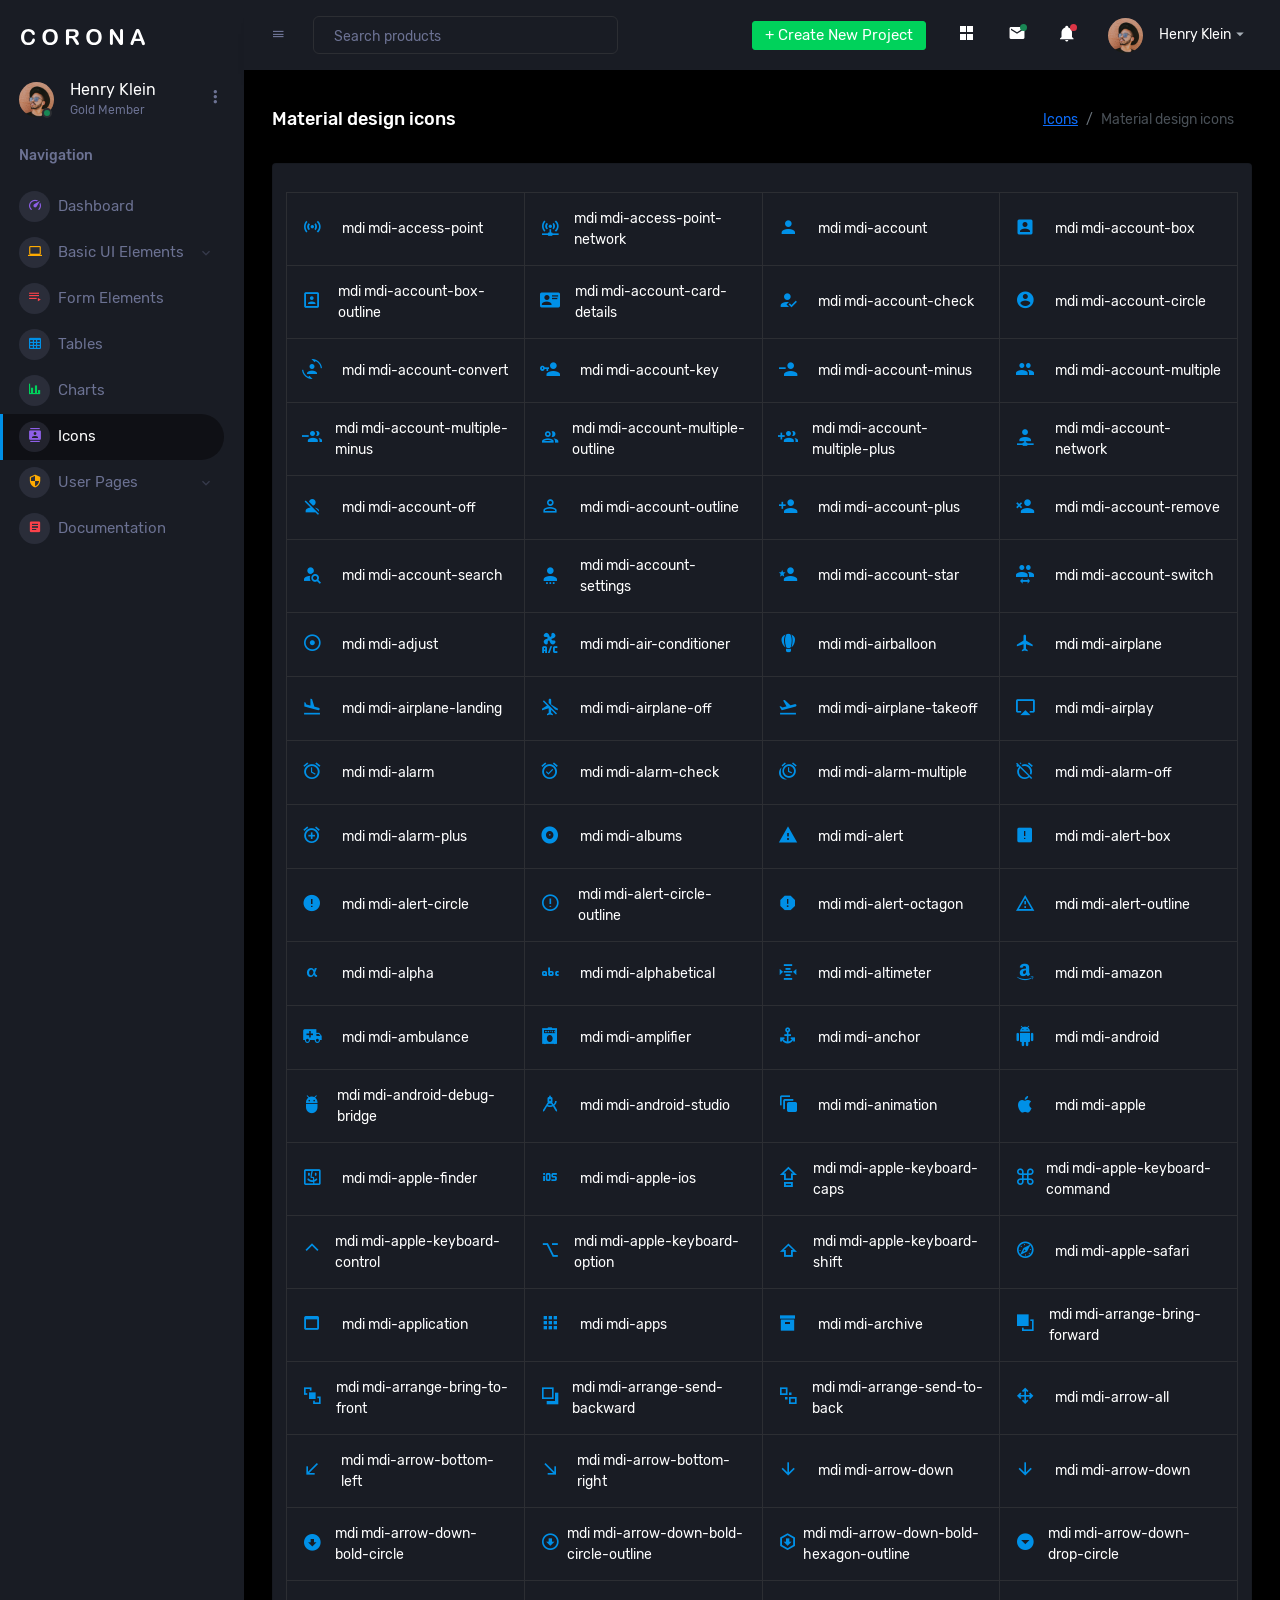
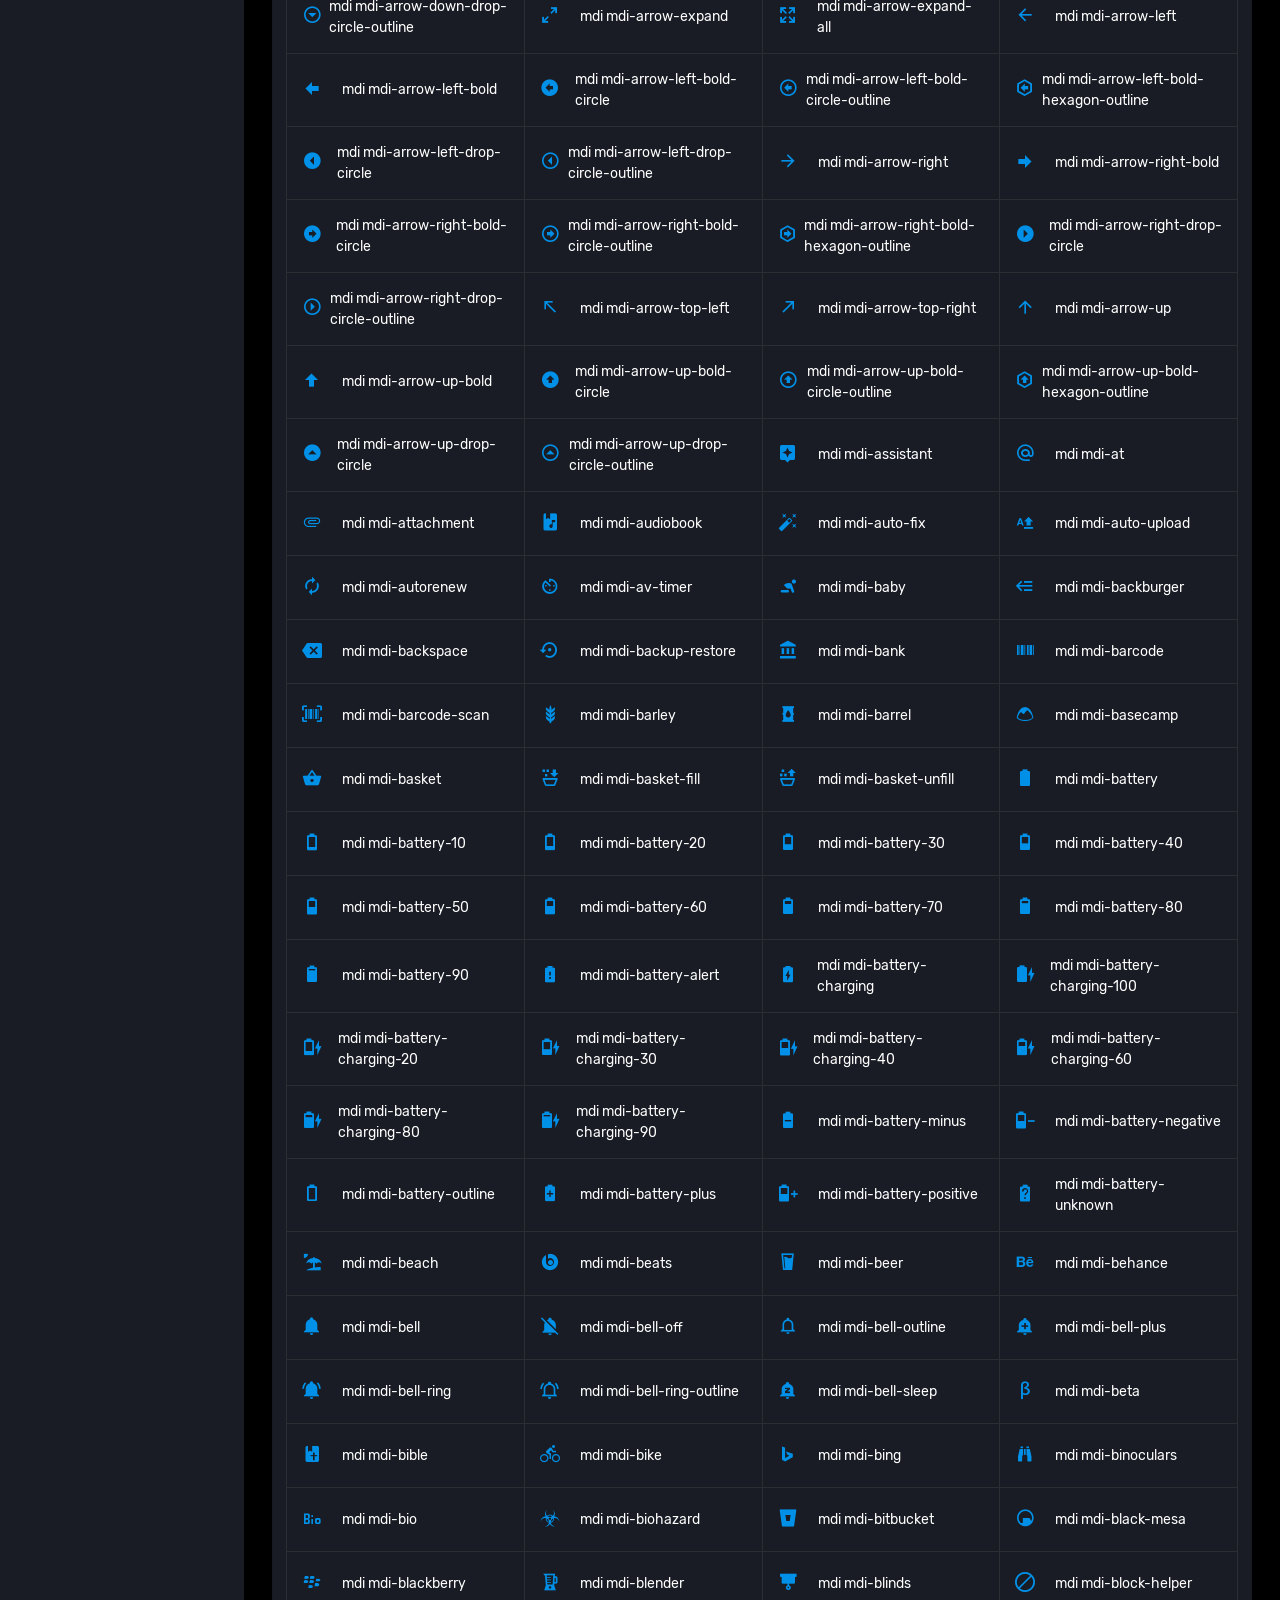
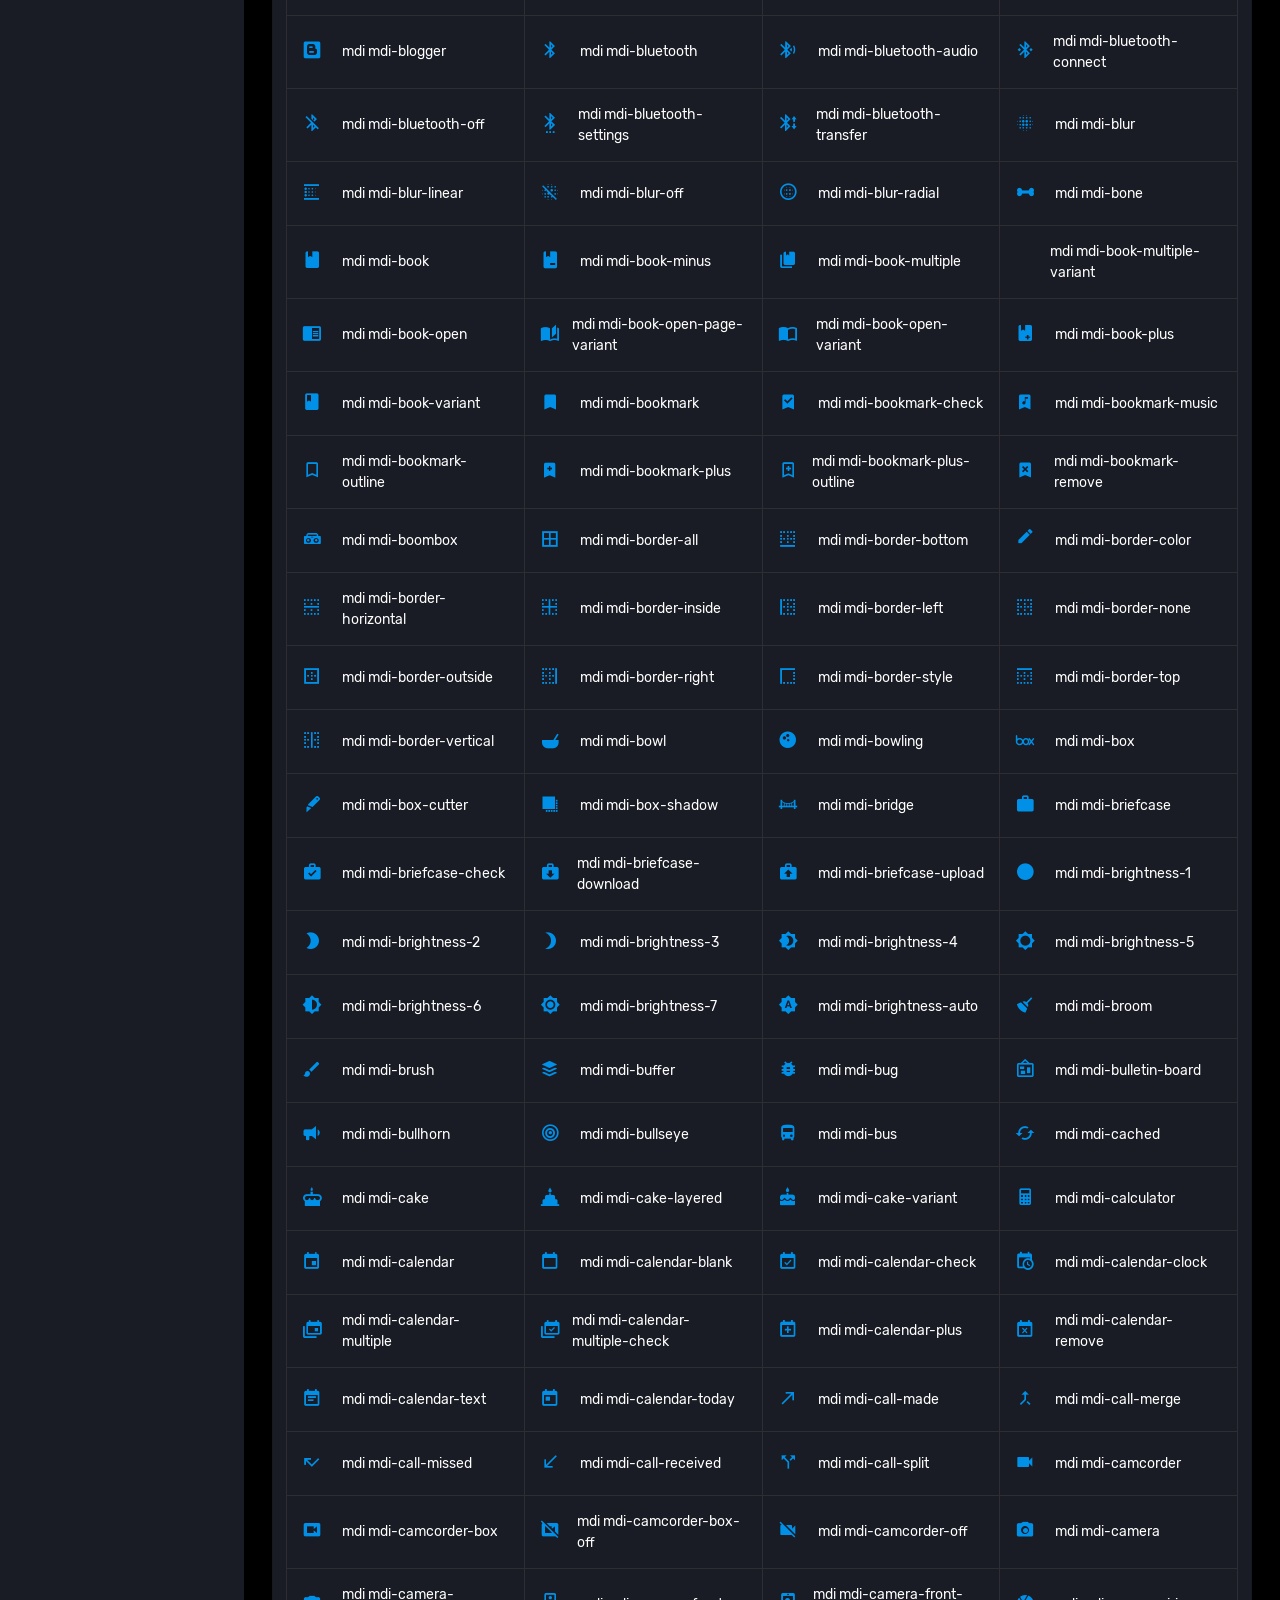
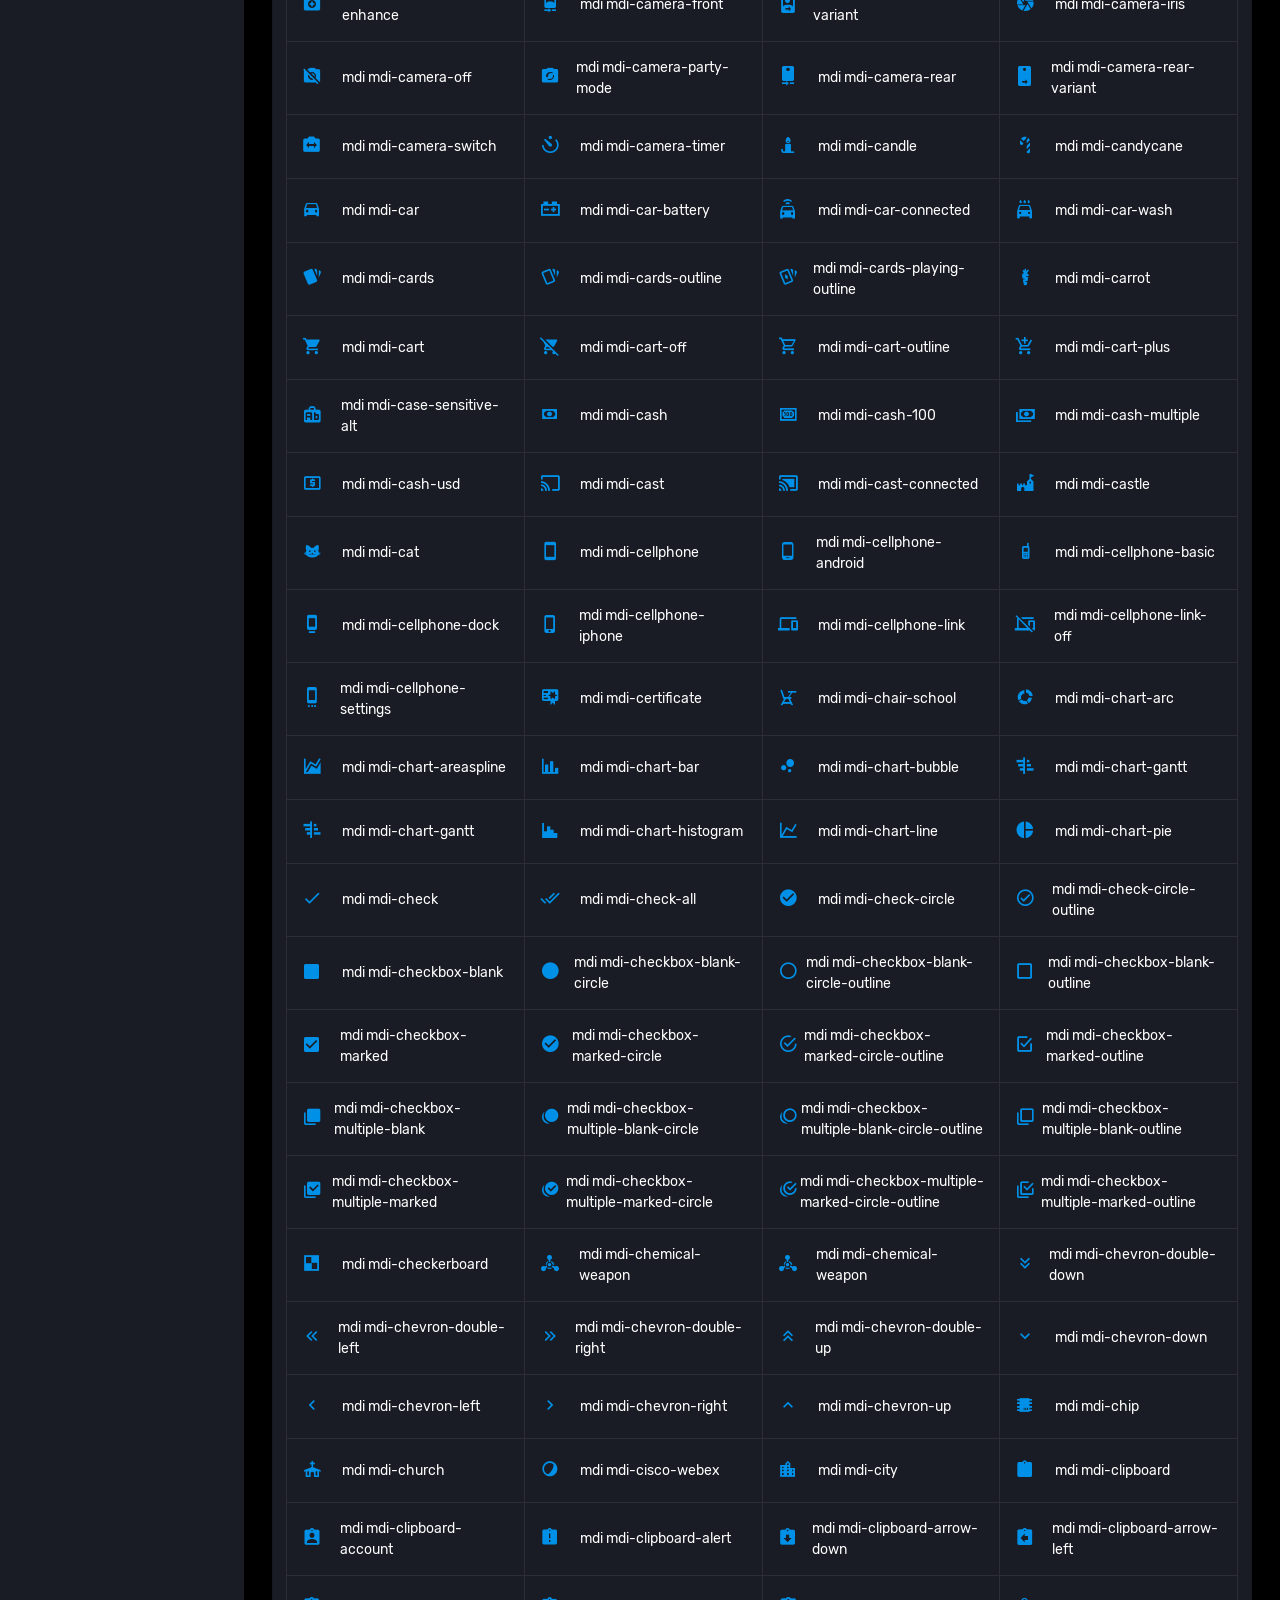
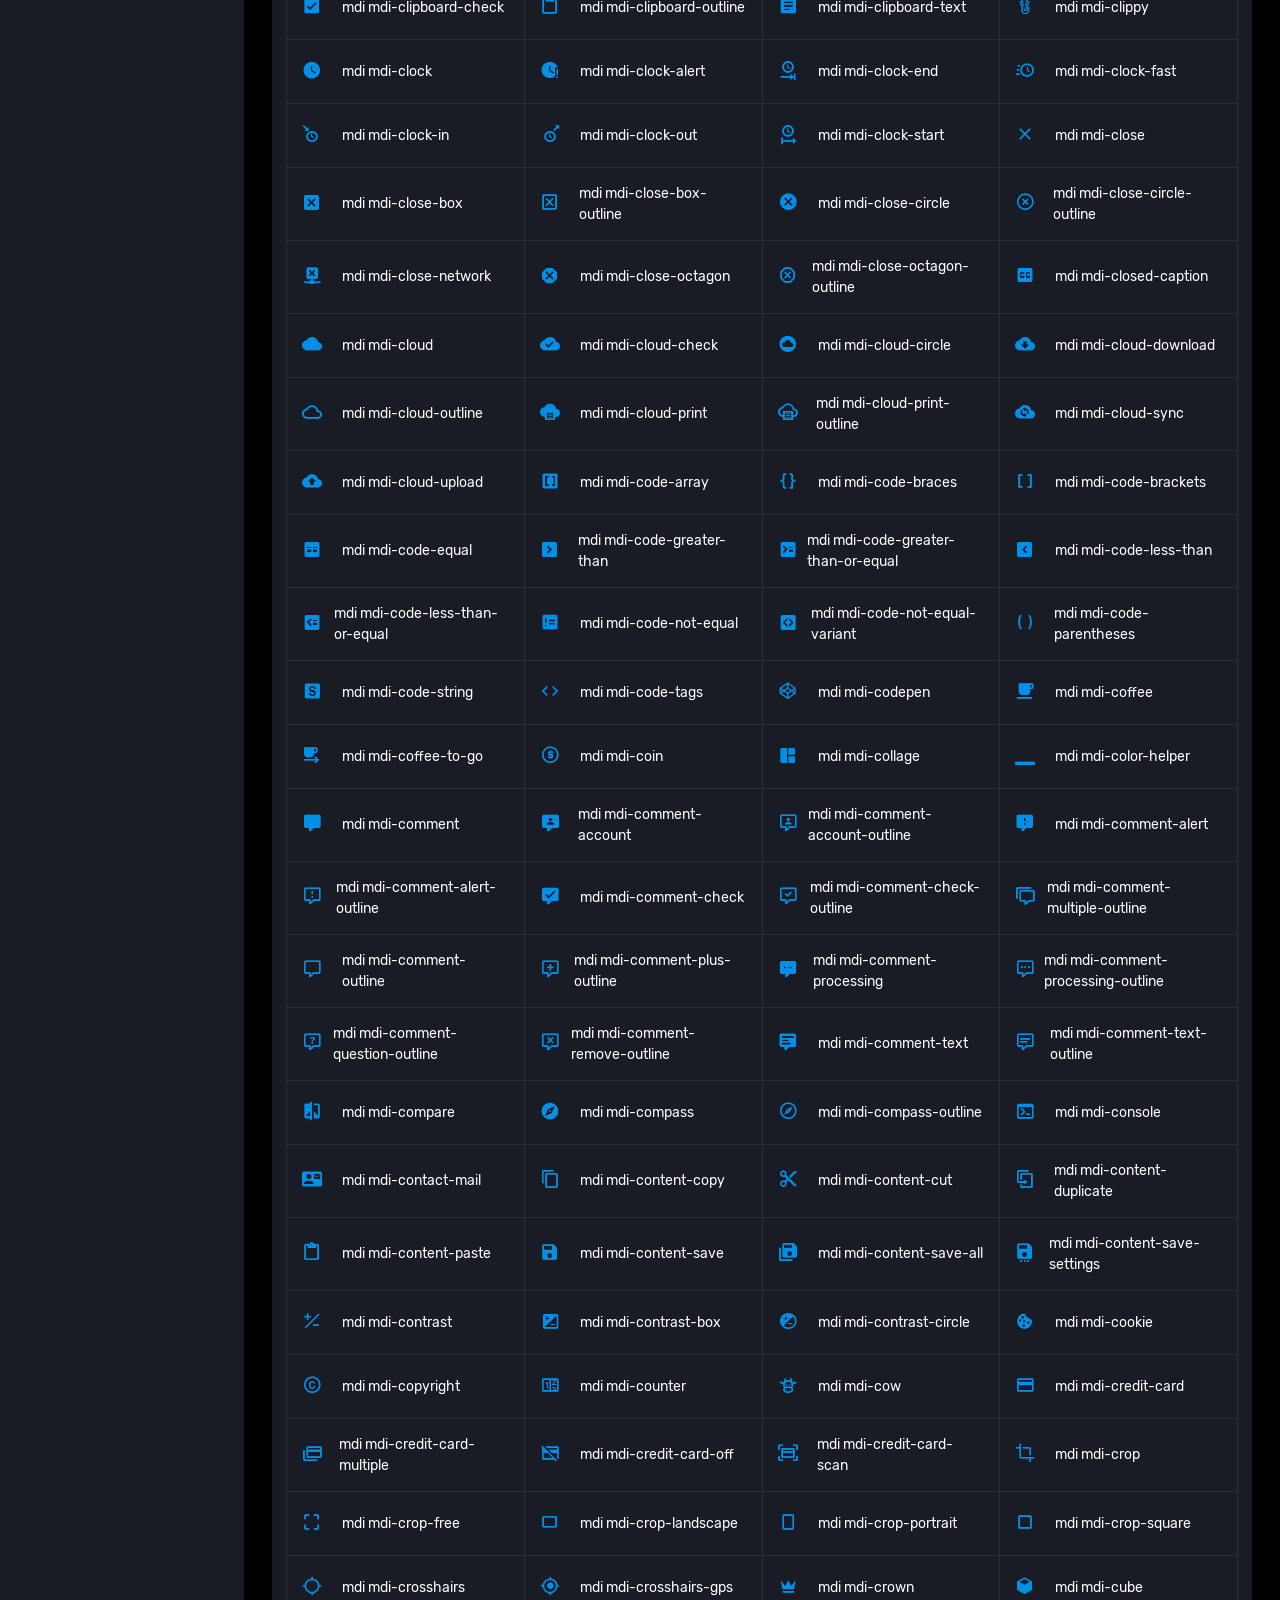
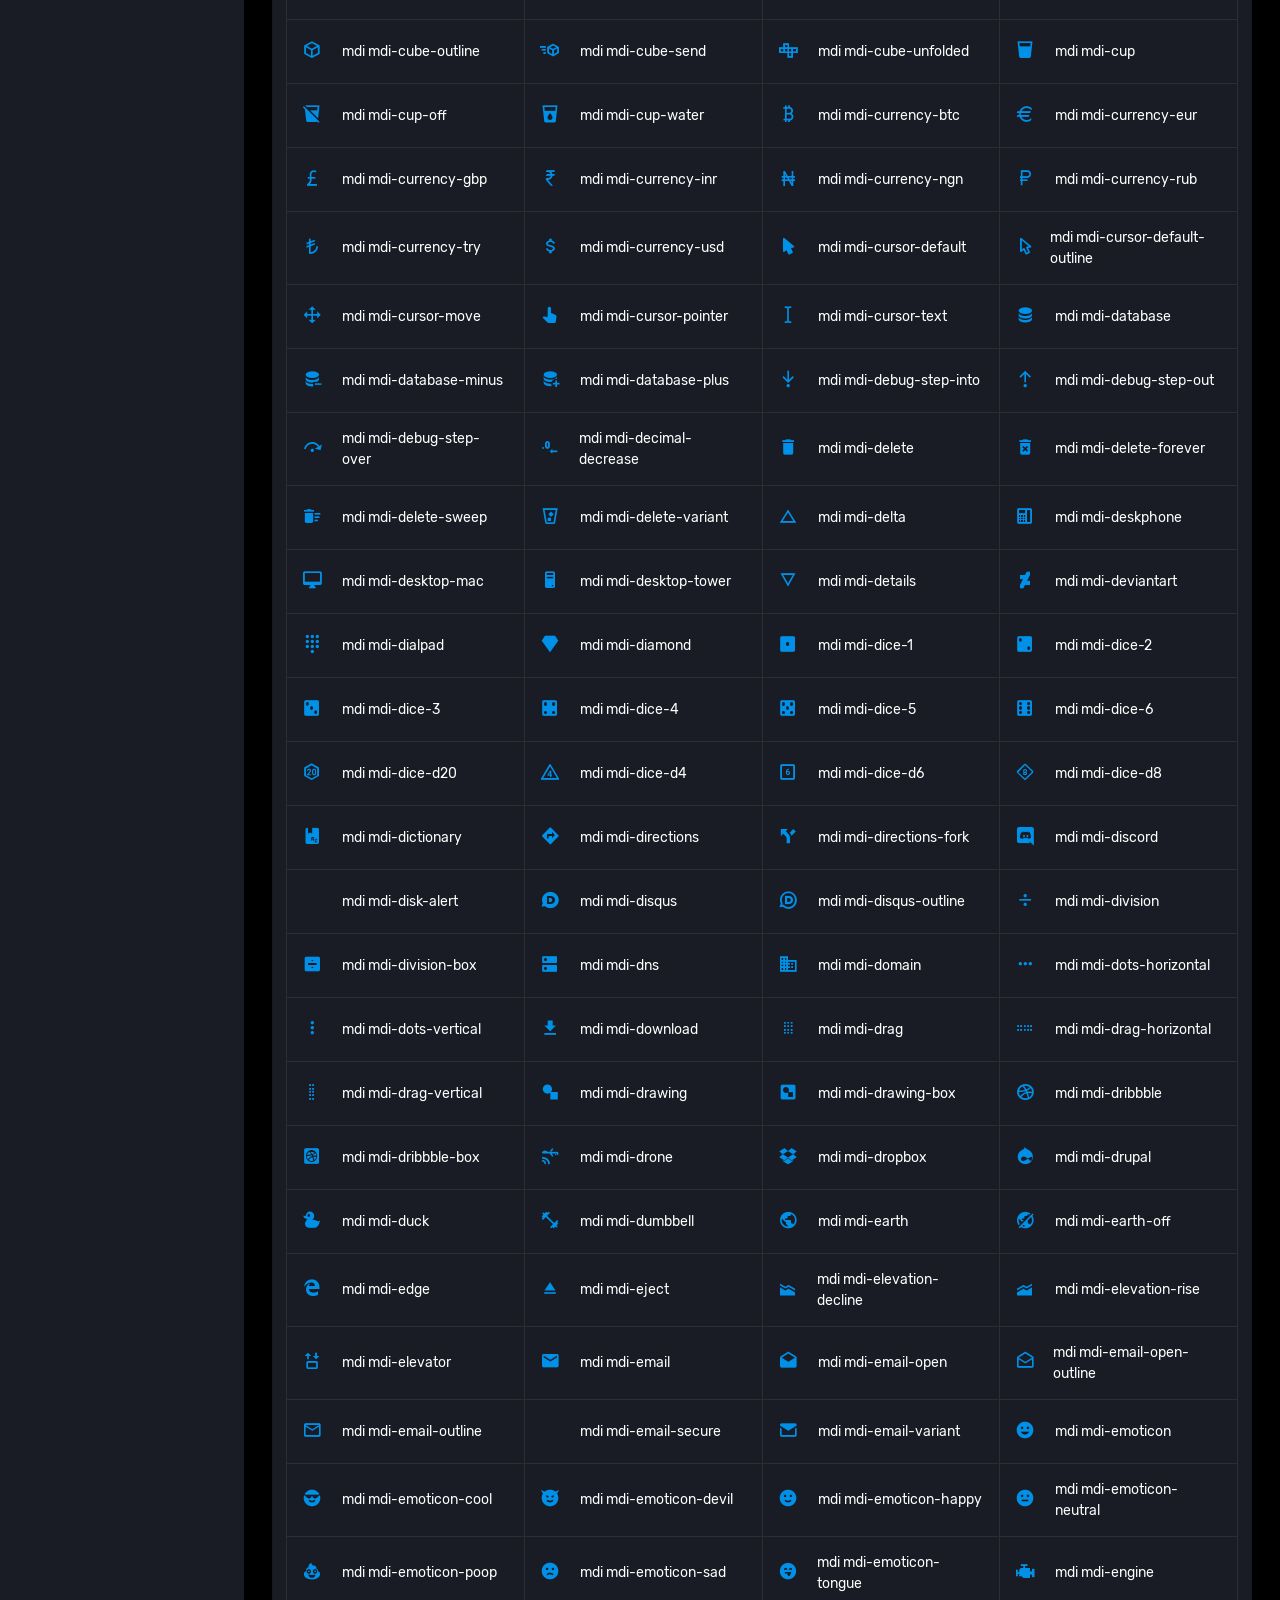
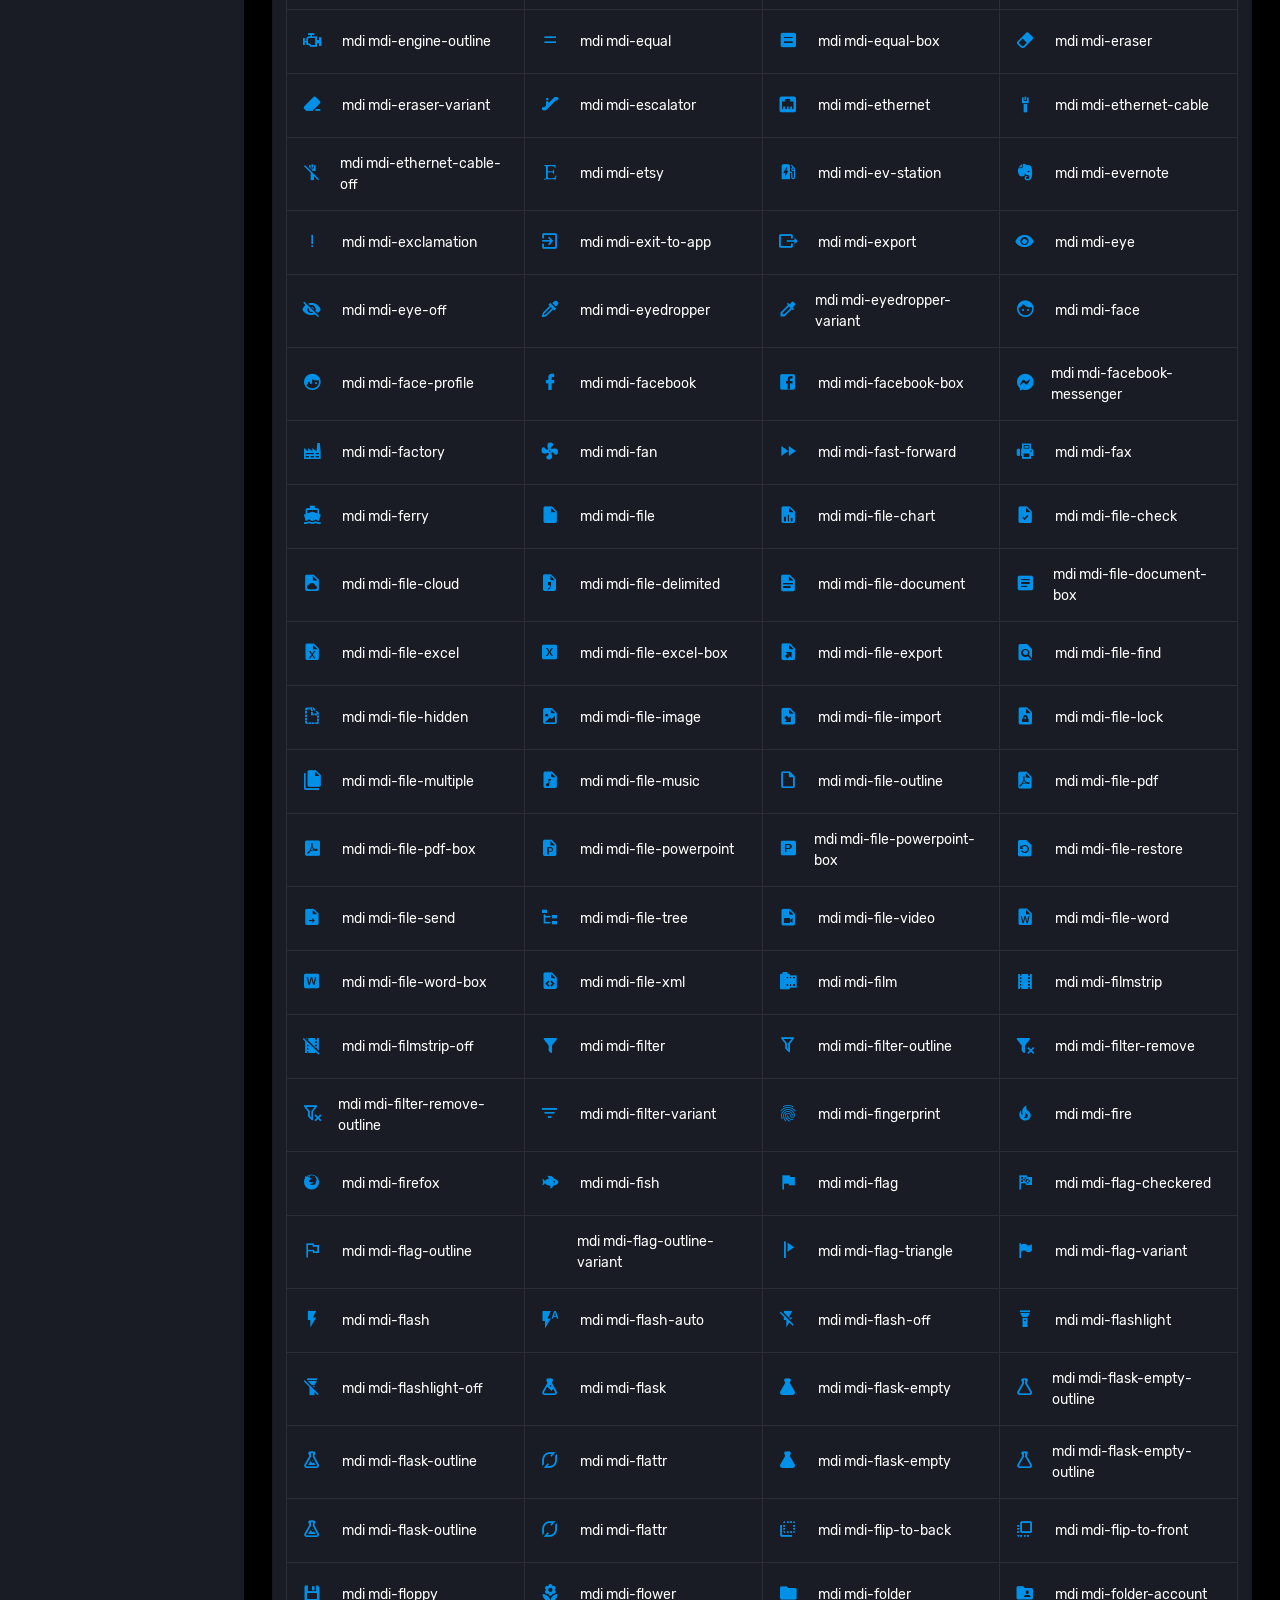
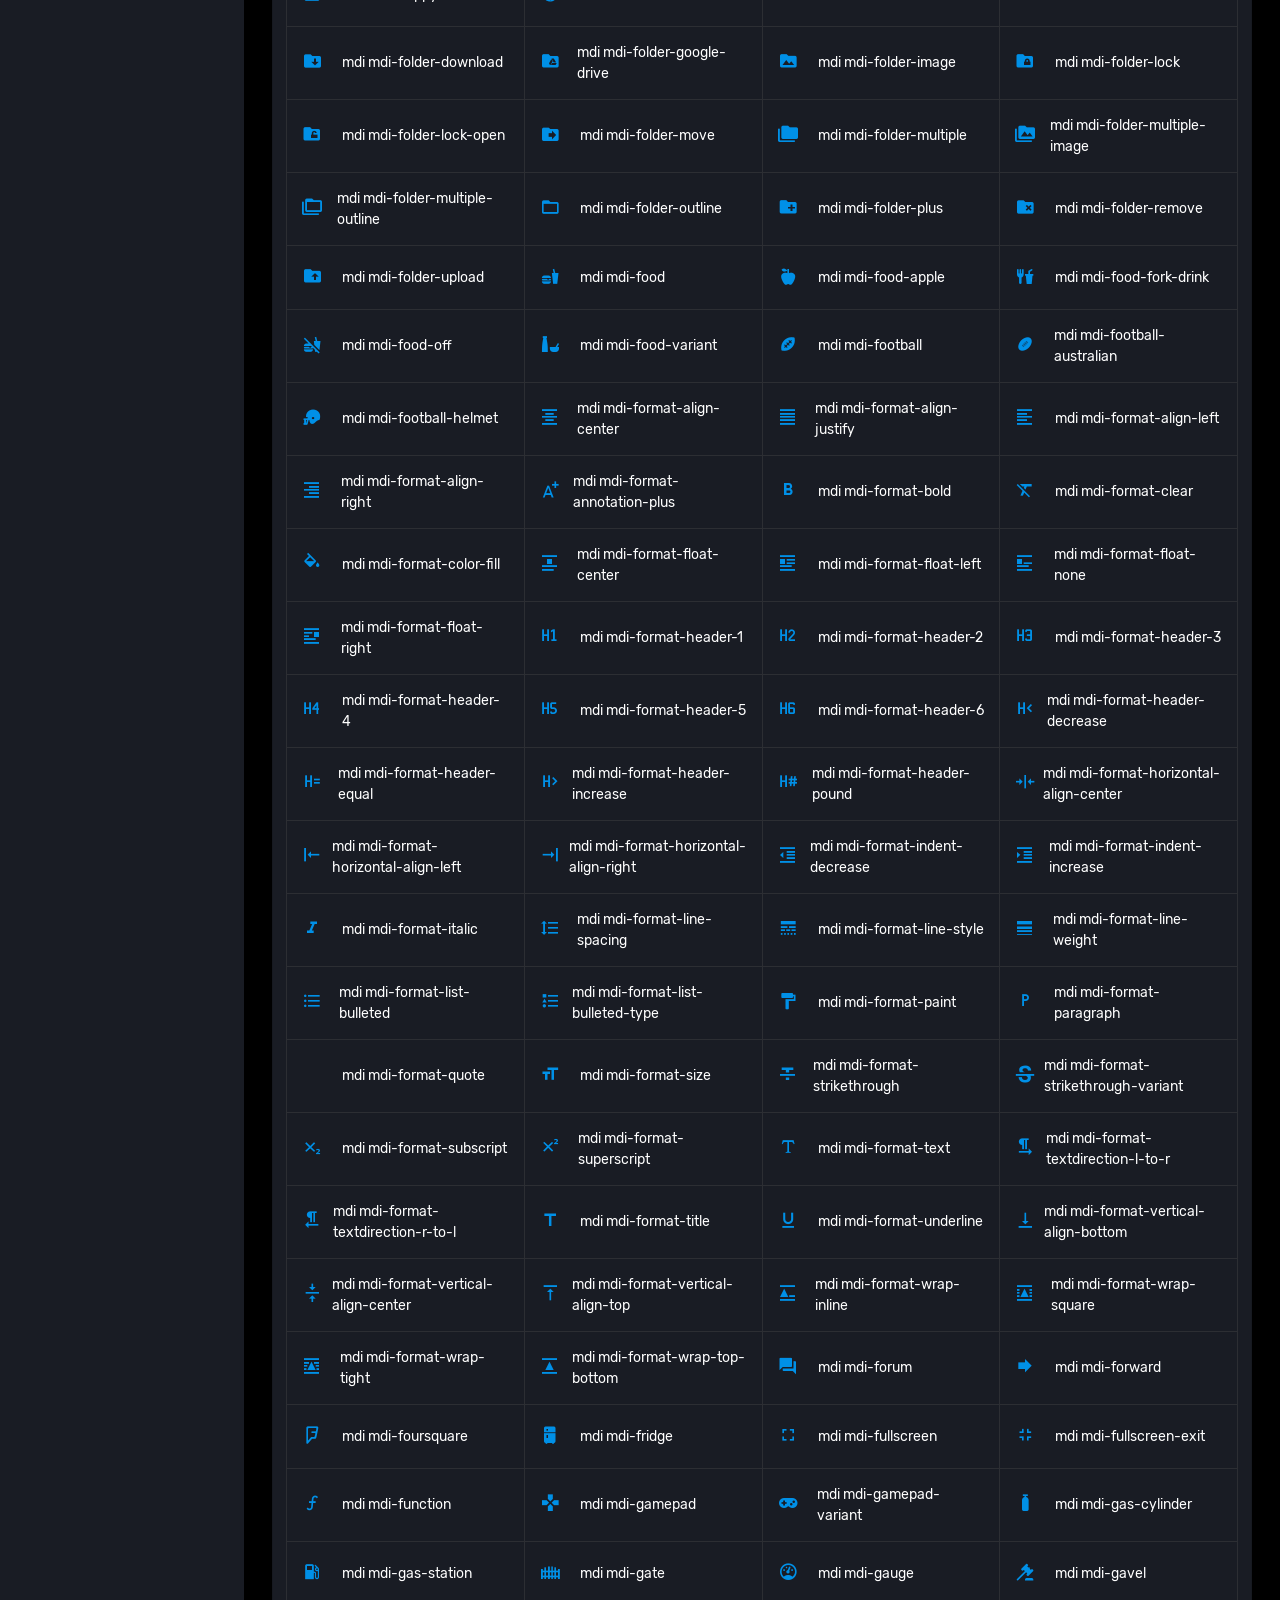
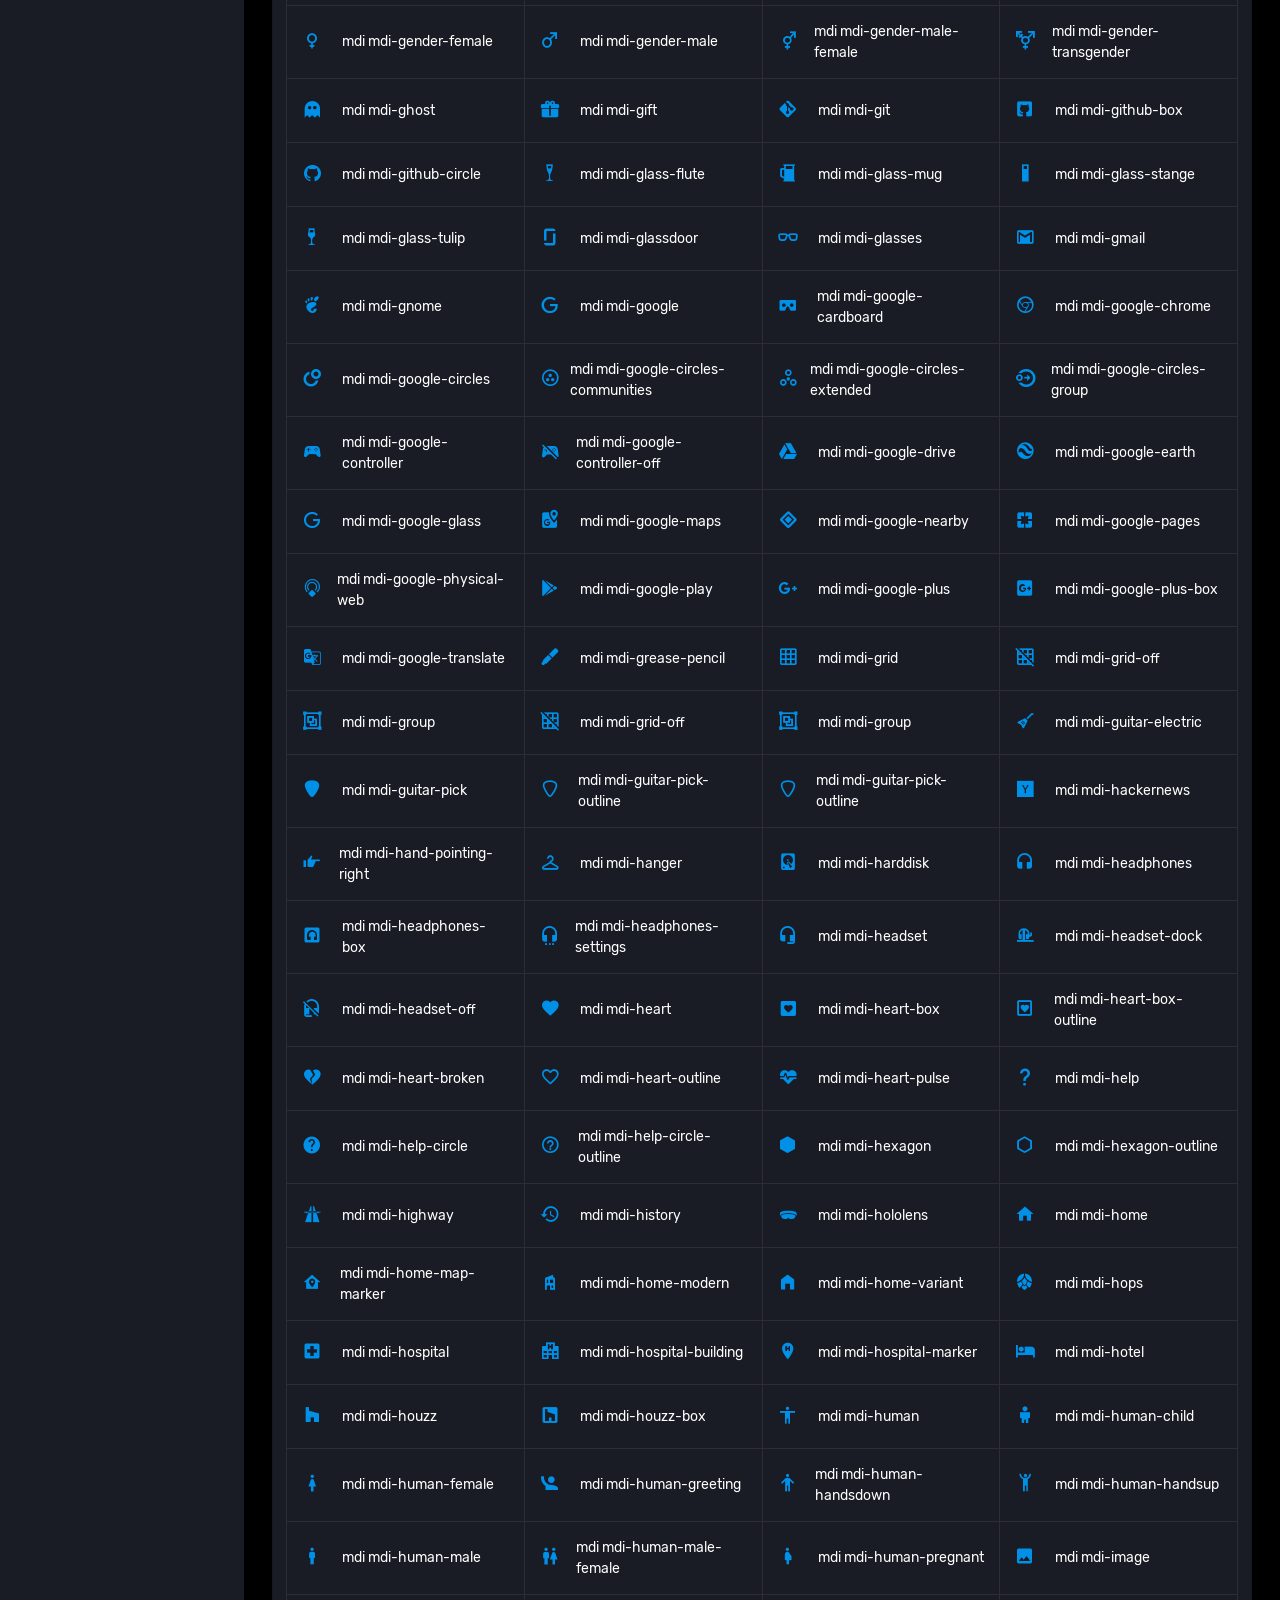
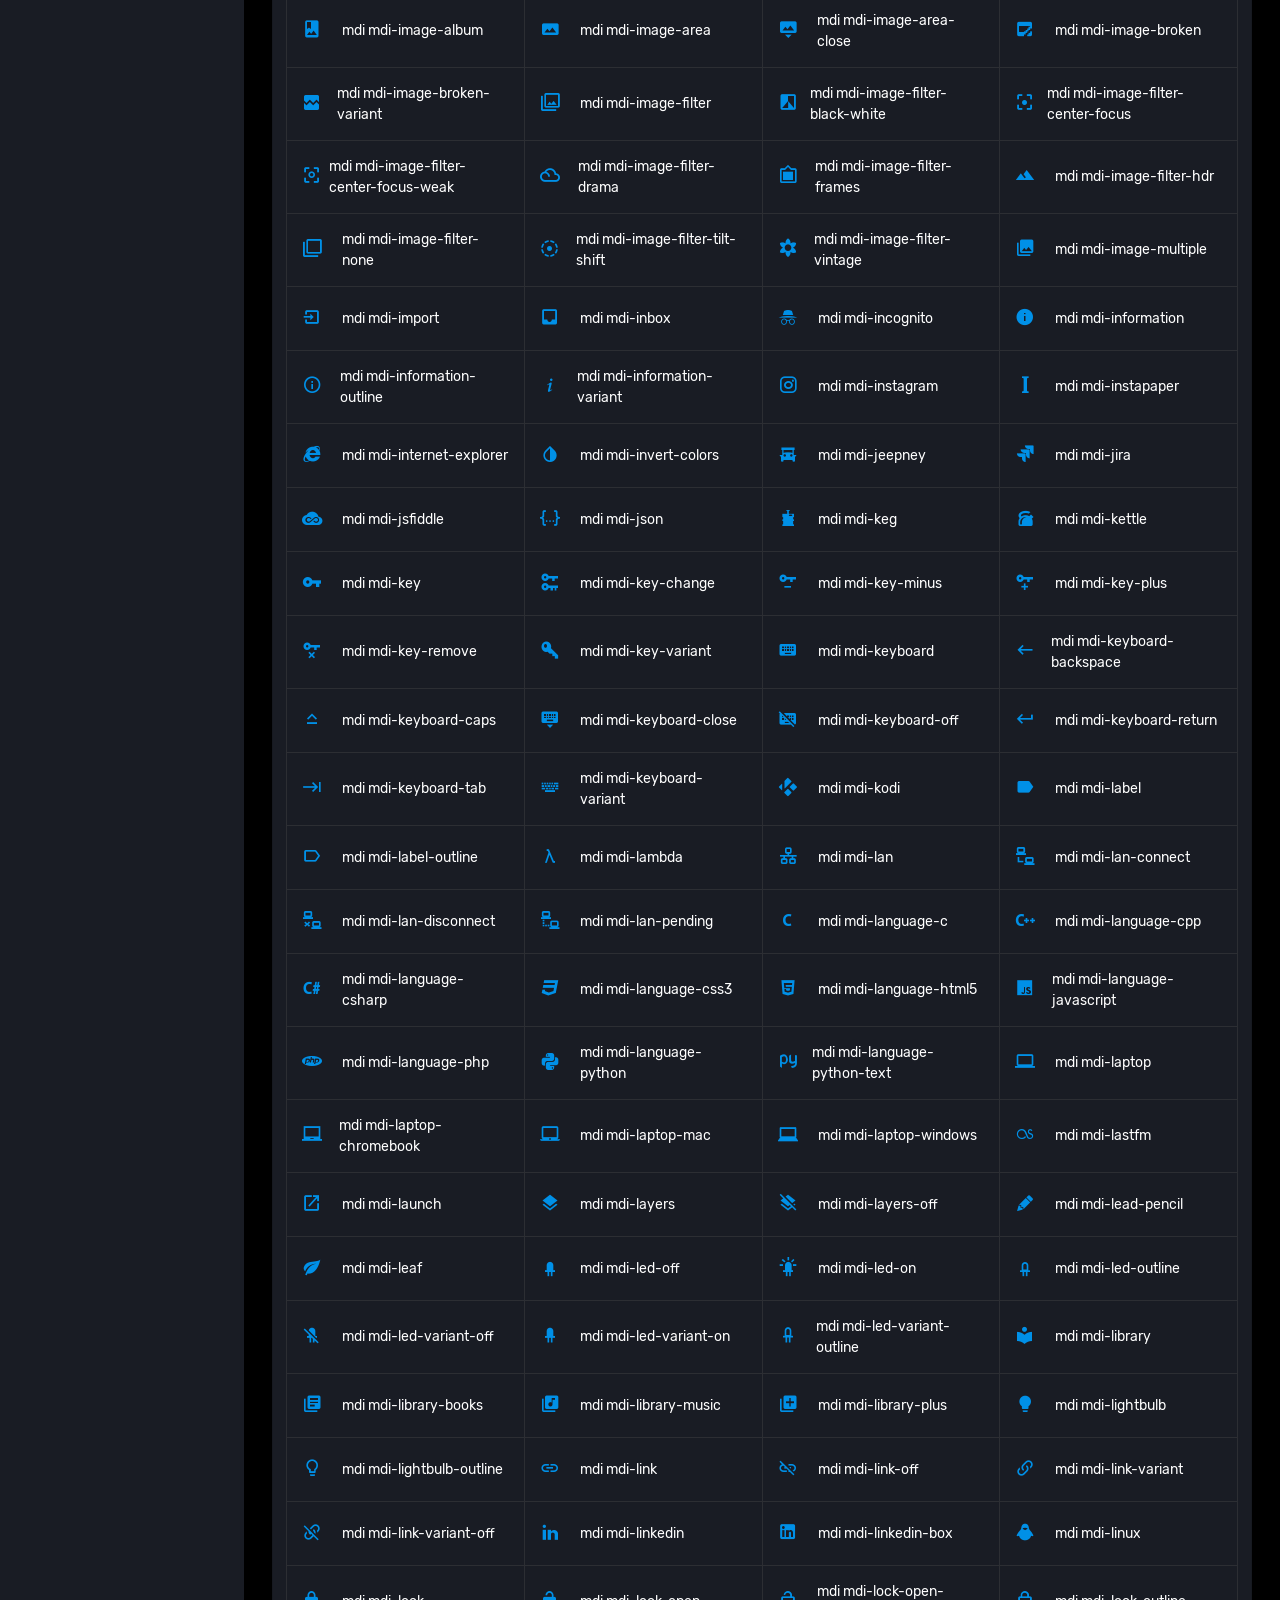
<file: AdminPanel/wwwroot/pages/icons/mdi.html>
<!DOCTYPE html>
<html lang="en">
  <head>
    <!-- Required meta tags -->
    <meta charset="utf-8">
    <meta name="viewport" content="width=device-width, initial-scale=1, shrink-to-fit=no">
    <title>Corona Admin</title>
    <!-- plugins:css -->
    <link rel="stylesheet" href="../../assets/vendors/mdi/css/materialdesignicons.min.css">
    <link rel="stylesheet" href="../../assets/vendors/css/vendor.bundle.base.css">
    <!-- endinject -->
    <!-- Plugin css for this page -->
    <!-- End Plugin css for this page -->
    <!-- inject:css -->
    <!-- endinject -->
    <!-- Layout styles -->
    <link rel="stylesheet" href="../../assets/css/style.css">
    <!-- End layout styles -->
    <link rel="shortcut icon" href="../../assets/images/favicon.png" />
  </head>
  <body>
    <div class=" container-scroller">
      <!-- partial:../../partials/_sidebar.html -->
      <nav class="sidebar sidebar-offcanvas" id="sidebar">
        <div class="sidebar-brand-wrapper d-none d-lg-flex align-items-center justify-content-center fixed-top">
          <a class="sidebar-brand brand-logo" href="../../index.html"><img src="../../assets/images/logo.svg" alt="logo" /></a>
          <a class="sidebar-brand brand-logo-mini" href="../../index.html"><img src="../../assets/images/logo-mini.svg" alt="logo" /></a>
        </div>
        <ul class="nav">
          <li class="nav-item profile">
            <div class="profile-desc">
              <div class="profile-pic">
                <div class="count-indicator">
                  <img class="img-xs rounded-circle " src="../../assets/images/faces/face15.jpg" alt="">
                  <span class="count bg-success"></span>
                </div>
                <div class="profile-name">
                  <h5 class="mb-0 font-weight-normal">Henry Klein</h5>
                  <span>Gold Member</span>
                </div>
              </div>
              <a href="#" id="profile-dropdown" data-bs-toggle="dropdown"><i class="mdi mdi-dots-vertical"></i></a>
              <div class="dropdown-menu dropdown-menu-right sidebar-dropdown preview-list" aria-labelledby="profile-dropdown">
                <a href="#" class="dropdown-item preview-item">
                  <div class="preview-thumbnail">
                    <div class="preview-icon bg-dark rounded-circle">
                      <i class="mdi mdi-settings text-primary"></i>
                    </div>
                  </div>
                  <div class="preview-item-content">
                    <p class="preview-subject ellipsis mb-1 text-small">Account settings</p>
                  </div>
                </a>
                <div class="dropdown-divider"></div>
                <a href="#" class="dropdown-item preview-item">
                  <div class="preview-thumbnail">
                    <div class="preview-icon bg-dark rounded-circle">
                      <i class="mdi mdi-onepassword  text-info"></i>
                    </div>
                  </div>
                  <div class="preview-item-content">
                    <p class="preview-subject ellipsis mb-1 text-small">Change Password</p>
                  </div>
                </a>
                <div class="dropdown-divider"></div>
                <a href="#" class="dropdown-item preview-item">
                  <div class="preview-thumbnail">
                    <div class="preview-icon bg-dark rounded-circle">
                      <i class="mdi mdi-calendar-today text-success"></i>
                    </div>
                  </div>
                  <div class="preview-item-content">
                    <p class="preview-subject ellipsis mb-1 text-small">To-do list</p>
                  </div>
                </a>
              </div>
            </div>
          </li>
          <li class="nav-item nav-category">
            <span class="nav-link">Navigation</span>
          </li>
          <li class="nav-item menu-items">
            <a class="nav-link" href="../../index.html">
              <span class="menu-icon">
                <i class="mdi mdi-speedometer"></i>
              </span>
              <span class="menu-title">Dashboard</span>
            </a>
          </li>
          <li class="nav-item menu-items">
            <a class="nav-link" data-bs-toggle="collapse" href="#ui-basic" aria-expanded="false" aria-controls="ui-basic">
              <span class="menu-icon">
                <i class="mdi mdi-laptop"></i>
              </span>
              <span class="menu-title">Basic UI Elements</span>
              <i class="menu-arrow"></i>
            </a>
            <div class="collapse" id="ui-basic">
              <ul class="nav flex-column sub-menu">
                <li class="nav-item"> <a class="nav-link" href="../../pages/ui-features/buttons.html">Buttons</a></li>
                <li class="nav-item"> <a class="nav-link" href="../../pages/ui-features/dropdowns.html">Dropdowns</a></li>
                <li class="nav-item"> <a class="nav-link" href="../../pages/ui-features/typography.html">Typography</a></li>
              </ul>
            </div>
          </li>
          <li class="nav-item menu-items">
            <a class="nav-link" href="../../pages/forms/basic_elements.html">
              <span class="menu-icon">
                <i class="mdi mdi-playlist-play"></i>
              </span>
              <span class="menu-title">Form Elements</span>
            </a>
          </li>
          <li class="nav-item menu-items">
            <a class="nav-link" href="../../pages/tables/basic-table.html">
              <span class="menu-icon">
                <i class="mdi mdi-table-large"></i>
              </span>
              <span class="menu-title">Tables</span>
            </a>
          </li>
          <li class="nav-item menu-items">
            <a class="nav-link" href="../../pages/charts/chartjs.html">
              <span class="menu-icon">
                <i class="mdi mdi-chart-bar"></i>
              </span>
              <span class="menu-title">Charts</span>
            </a>
          </li>
          <li class="nav-item menu-items">
            <a class="nav-link" href="../../pages/icons/mdi.html">
              <span class="menu-icon">
                <i class="mdi mdi-contacts"></i>
              </span>
              <span class="menu-title">Icons</span>
            </a>
          </li>
          <li class="nav-item menu-items">
            <a class="nav-link" data-bs-toggle="collapse" href="#auth" aria-expanded="false" aria-controls="auth">
              <span class="menu-icon">
                <i class="mdi mdi-security"></i>
              </span>
              <span class="menu-title">User Pages</span>
              <i class="menu-arrow"></i>
            </a>
            <div class="collapse" id="auth">
              <ul class="nav flex-column sub-menu">
                <li class="nav-item"> <a class="nav-link" href="../../pages/samples/blank-page.html"> Blank Page </a></li>
                <li class="nav-item"> <a class="nav-link" href="../../pages/samples/error-404.html"> 404 </a></li>
                <li class="nav-item"> <a class="nav-link" href="../../pages/samples/error-500.html"> 500 </a></li>
                <li class="nav-item"> <a class="nav-link" href="../../pages/samples/login.html"> Login </a></li>
                <li class="nav-item"> <a class="nav-link" href="../../pages/samples/register.html"> Register </a></li>
              </ul>
            </div>
          </li>
          <li class="nav-item menu-items">
            <a class="nav-link" href="http://www.bootstrapdash.com/demo/corona-free/jquery/documentation/documentation.html">
              <span class="menu-icon">
                <i class="mdi mdi-file-document-box"></i>
              </span>
              <span class="menu-title">Documentation</span>
            </a>
          </li>
        </ul>
      </nav>
      <!-- partial -->
      <div class="container-fluid page-body-wrapper">
        <!-- partial:../../partials/_navbar.html -->
        <nav class="navbar p-0 fixed-top d-flex flex-row">
          <div class="navbar-brand-wrapper d-flex d-lg-none align-items-center justify-content-center">
            <a class="navbar-brand brand-logo-mini" href="../../index.html"><img src="../../assets/images/logo-mini.svg" alt="logo" /></a>
          </div>
          <div class="navbar-menu-wrapper flex-grow d-flex align-items-stretch">
            <button class="navbar-toggler navbar-toggler align-self-center" type="button" data-toggle="minimize">
              <span class="mdi mdi-menu"></span>
            </button>
            <ul class="navbar-nav w-100">
              <li class="nav-item w-100">
                <form class="nav-link mt-2 mt-md-0 d-none d-lg-flex search">
                  <input type="text" class="form-control" placeholder="Search products">
                </form>
              </li>
            </ul>
            <ul class="navbar-nav navbar-nav-right">
              <li class="nav-item dropdown d-none d-lg-block">
                <a class="nav-link btn btn-success create-new-button" id="createbuttonDropdown" data-bs-toggle="dropdown" aria-expanded="false" href="#">+ Create New Project</a>
                <div class="dropdown-menu dropdown-menu-right navbar-dropdown preview-list" aria-labelledby="createbuttonDropdown">
                  <h6 class="p-3 mb-0">Projects</h6>
                  <div class="dropdown-divider"></div>
                  <a class="dropdown-item preview-item">
                    <div class="preview-thumbnail">
                      <div class="preview-icon bg-dark rounded-circle">
                        <i class="mdi mdi-file-outline text-primary"></i>
                      </div>
                    </div>
                    <div class="preview-item-content">
                      <p class="preview-subject ellipsis mb-1">Software Development</p>
                    </div>
                  </a>
                  <div class="dropdown-divider"></div>
                  <a class="dropdown-item preview-item">
                    <div class="preview-thumbnail">
                      <div class="preview-icon bg-dark rounded-circle">
                        <i class="mdi mdi-web text-info"></i>
                      </div>
                    </div>
                    <div class="preview-item-content">
                      <p class="preview-subject ellipsis mb-1">UI Development</p>
                    </div>
                  </a>
                  <div class="dropdown-divider"></div>
                  <a class="dropdown-item preview-item">
                    <div class="preview-thumbnail">
                      <div class="preview-icon bg-dark rounded-circle">
                        <i class="mdi mdi-layers text-danger"></i>
                      </div>
                    </div>
                    <div class="preview-item-content">
                      <p class="preview-subject ellipsis mb-1">Software Testing</p>
                    </div>
                  </a>
                  <div class="dropdown-divider"></div>
                  <p class="p-3 mb-0 text-center">See all projects</p>
                </div>
              </li>
              <li class="nav-item nav-settings d-none d-lg-block">
                <a class="nav-link" href="#">
                  <i class="mdi mdi-view-grid"></i>
                </a>
              </li>
              <li class="nav-item dropdown border-left">
                <a class="nav-link count-indicator dropdown-toggle" id="messageDropdown" href="#" data-bs-toggle="dropdown" aria-expanded="false">
                  <i class="mdi mdi-email"></i>
                  <span class="count bg-success"></span>
                </a>
                <div class="dropdown-menu dropdown-menu-right navbar-dropdown preview-list" aria-labelledby="messageDropdown">
                  <h6 class="p-3 mb-0">Messages</h6>
                  <div class="dropdown-divider"></div>
                  <a class="dropdown-item preview-item">
                    <div class="preview-thumbnail">
                      <img src="../../assets/images/faces/face4.jpg" alt="image" class="rounded-circle profile-pic">
                    </div>
                    <div class="preview-item-content">
                      <p class="preview-subject ellipsis mb-1">Mark send you a message</p>
                      <p class="text-muted mb-0"> 1 Minutes ago </p>
                    </div>
                  </a>
                  <div class="dropdown-divider"></div>
                  <a class="dropdown-item preview-item">
                    <div class="preview-thumbnail">
                      <img src="../../assets/images/faces/face2.jpg" alt="image" class="rounded-circle profile-pic">
                    </div>
                    <div class="preview-item-content">
                      <p class="preview-subject ellipsis mb-1">Cregh send you a message</p>
                      <p class="text-muted mb-0"> 15 Minutes ago </p>
                    </div>
                  </a>
                  <div class="dropdown-divider"></div>
                  <a class="dropdown-item preview-item">
                    <div class="preview-thumbnail">
                      <img src="../../assets/images/faces/face3.jpg" alt="image" class="rounded-circle profile-pic">
                    </div>
                    <div class="preview-item-content">
                      <p class="preview-subject ellipsis mb-1">Profile picture updated</p>
                      <p class="text-muted mb-0"> 18 Minutes ago </p>
                    </div>
                  </a>
                  <div class="dropdown-divider"></div>
                  <p class="p-3 mb-0 text-center">4 new messages</p>
                </div>
              </li>
              <li class="nav-item dropdown border-left">
                <a class="nav-link count-indicator dropdown-toggle" id="notificationDropdown" href="#" data-bs-toggle="dropdown">
                  <i class="mdi mdi-bell"></i>
                  <span class="count bg-danger"></span>
                </a>
                <div class="dropdown-menu dropdown-menu-right navbar-dropdown preview-list" aria-labelledby="notificationDropdown">
                  <h6 class="p-3 mb-0">Notifications</h6>
                  <div class="dropdown-divider"></div>
                  <a class="dropdown-item preview-item">
                    <div class="preview-thumbnail">
                      <div class="preview-icon bg-dark rounded-circle">
                        <i class="mdi mdi-calendar text-success"></i>
                      </div>
                    </div>
                    <div class="preview-item-content">
                      <p class="preview-subject mb-1">Event today</p>
                      <p class="text-muted ellipsis mb-0"> Just a reminder that you have an event today </p>
                    </div>
                  </a>
                  <div class="dropdown-divider"></div>
                  <a class="dropdown-item preview-item">
                    <div class="preview-thumbnail">
                      <div class="preview-icon bg-dark rounded-circle">
                        <i class="mdi mdi-settings text-danger"></i>
                      </div>
                    </div>
                    <div class="preview-item-content">
                      <p class="preview-subject mb-1">Settings</p>
                      <p class="text-muted ellipsis mb-0"> Update dashboard </p>
                    </div>
                  </a>
                  <div class="dropdown-divider"></div>
                  <a class="dropdown-item preview-item">
                    <div class="preview-thumbnail">
                      <div class="preview-icon bg-dark rounded-circle">
                        <i class="mdi mdi-link-variant text-warning"></i>
                      </div>
                    </div>
                    <div class="preview-item-content">
                      <p class="preview-subject mb-1">Launch Admin</p>
                      <p class="text-muted ellipsis mb-0"> New admin wow! </p>
                    </div>
                  </a>
                  <div class="dropdown-divider"></div>
                  <p class="p-3 mb-0 text-center">See all notifications</p>
                </div>
              </li>
              <li class="nav-item dropdown">
                <a class="nav-link" id="profileDropdown" href="#" data-bs-toggle="dropdown">
                  <div class="navbar-profile">
                    <img class="img-xs rounded-circle" src="../../assets/images/faces/face15.jpg" alt="">
                    <p class="mb-0 d-none d-sm-block navbar-profile-name">Henry Klein</p>
                    <i class="mdi mdi-menu-down d-none d-sm-block"></i>
                  </div>
                </a>
                <div class="dropdown-menu dropdown-menu-right navbar-dropdown preview-list" aria-labelledby="profileDropdown">
                  <h6 class="p-3 mb-0">Profile</h6>
                  <div class="dropdown-divider"></div>
                  <a class="dropdown-item preview-item">
                    <div class="preview-thumbnail">
                      <div class="preview-icon bg-dark rounded-circle">
                        <i class="mdi mdi-settings text-success"></i>
                      </div>
                    </div>
                    <div class="preview-item-content">
                      <p class="preview-subject mb-1">Settings</p>
                    </div>
                  </a>
                  <div class="dropdown-divider"></div>
                  <a class="dropdown-item preview-item">
                    <div class="preview-thumbnail">
                      <div class="preview-icon bg-dark rounded-circle">
                        <i class="mdi mdi-logout text-danger"></i>
                      </div>
                    </div>
                    <div class="preview-item-content">
                      <p class="preview-subject mb-1">Log out</p>
                    </div>
                  </a>
                  <div class="dropdown-divider"></div>
                  <p class="p-3 mb-0 text-center">Advanced settings</p>
                </div>
              </li>
            </ul>
            <button class="navbar-toggler navbar-toggler-right d-lg-none align-self-center" type="button" data-toggle="offcanvas">
              <span class="mdi mdi-format-line-spacing"></span>
            </button>
          </div>
        </nav>
        <!-- partial -->
        <div class="main-panel">
          <div class="content-wrapper">
            <div class="page-header">
              <h3 class="page-title"> Material design icons </h3>
              <nav aria-label="breadcrumb">
                <ol class="breadcrumb">
                  <li class="breadcrumb-item"><a href="#">Icons</a></li>
                  <li class="breadcrumb-item active" aria-current="page">Material design icons</li>
                </ol>
              </nav>
            </div>
            <div class="row">
              <div class="col-lg-12 grid-margin">
                <div class="card">
                  <div class="card-body">
                    <div class="row icons-list">
                      <div class="col-sm-6 col-md-4 col-lg-3">
                        <i class="mdi mdi-access-point"></i> mdi mdi-access-point
                      </div>
                      <div class="col-sm-6 col-md-4 col-lg-3">
                        <i class="mdi mdi-access-point-network"></i> mdi mdi-access-point-network
                      </div>
                      <div class="col-sm-6 col-md-4 col-lg-3">
                        <i class="mdi mdi-account"></i> mdi mdi-account
                      </div>
                      <div class="col-sm-6 col-md-4 col-lg-3">
                        <i class="mdi mdi-account-box"></i> mdi mdi-account-box
                      </div>
                      <div class="col-sm-6 col-md-4 col-lg-3">
                        <i class="mdi mdi-account-box-outline"></i> mdi mdi-account-box-outline
                      </div>
                      <div class="col-sm-6 col-md-4 col-lg-3">
                        <i class="mdi mdi-account-card-details"></i> mdi mdi-account-card-details
                      </div>
                      <div class="col-sm-6 col-md-4 col-lg-3">
                        <i class="mdi mdi-account-check"></i> mdi mdi-account-check
                      </div>
                      <div class="col-sm-6 col-md-4 col-lg-3">
                        <i class="mdi mdi-account-circle"></i> mdi mdi-account-circle
                      </div>
                      <div class="col-sm-6 col-md-4 col-lg-3">
                        <i class="mdi mdi-account-convert"></i> mdi mdi-account-convert
                      </div>
                      <div class="col-sm-6 col-md-4 col-lg-3">
                        <i class="mdi mdi-account-key"></i> mdi mdi-account-key
                      </div>
                      <div class="col-sm-6 col-md-4 col-lg-3">
                        <i class="mdi mdi-account-minus"></i> mdi mdi-account-minus
                      </div>
                      <div class="col-sm-6 col-md-4 col-lg-3">
                        <i class="mdi mdi-account-multiple"></i> mdi mdi-account-multiple
                      </div>
                      <div class="col-sm-6 col-md-4 col-lg-3">
                        <i class="mdi mdi-account-multiple-minus"></i> mdi mdi-account-multiple-minus
                      </div>
                      <div class="col-sm-6 col-md-4 col-lg-3">
                        <i class="mdi mdi-account-multiple-outline"></i> mdi mdi-account-multiple-outline
                      </div>
                      <div class="col-sm-6 col-md-4 col-lg-3">
                        <i class="mdi mdi-account-multiple-plus"></i> mdi mdi-account-multiple-plus
                      </div>
                      <div class="col-sm-6 col-md-4 col-lg-3">
                        <i class="mdi mdi-account-network"></i> mdi mdi-account-network
                      </div>
                      <div class="col-sm-6 col-md-4 col-lg-3">
                        <i class="mdi mdi-account-off"></i> mdi mdi-account-off
                      </div>
                      <div class="col-sm-6 col-md-4 col-lg-3">
                        <i class="mdi mdi-account-outline"></i> mdi mdi-account-outline
                      </div>
                      <div class="col-sm-6 col-md-4 col-lg-3">
                        <i class="mdi mdi-account-plus"></i> mdi mdi-account-plus
                      </div>
                      <div class="col-sm-6 col-md-4 col-lg-3">
                        <i class="mdi mdi-account-remove"></i> mdi mdi-account-remove
                      </div>
                      <div class="col-sm-6 col-md-4 col-lg-3">
                        <i class="mdi mdi-account-search"></i> mdi mdi-account-search
                      </div>
                      <div class="col-sm-6 col-md-4 col-lg-3">
                        <i class="mdi mdi-account-settings"></i> mdi mdi-account-settings
                      </div>
                      <div class="col-sm-6 col-md-4 col-lg-3">
                        <i class="mdi mdi-account-star"></i> mdi mdi-account-star
                      </div>
                      <div class="col-sm-6 col-md-4 col-lg-3">
                        <i class="mdi mdi-account-switch"></i> mdi mdi-account-switch
                      </div>
                      <div class="col-sm-6 col-md-4 col-lg-3">
                        <i class="mdi mdi-adjust"></i> mdi mdi-adjust
                      </div>
                      <div class="col-sm-6 col-md-4 col-lg-3">
                        <i class="mdi mdi-air-conditioner"></i> mdi mdi-air-conditioner
                      </div>
                      <div class="col-sm-6 col-md-4 col-lg-3">
                        <i class="mdi mdi-airballoon"></i> mdi mdi-airballoon
                      </div>
                      <div class="col-sm-6 col-md-4 col-lg-3">
                        <i class="mdi mdi-airplane"></i> mdi mdi-airplane
                      </div>
                      <div class="col-sm-6 col-md-4 col-lg-3">
                        <i class="mdi mdi-airplane-landing"></i> mdi mdi-airplane-landing
                      </div>
                      <div class="col-sm-6 col-md-4 col-lg-3">
                        <i class="mdi mdi-airplane-off"></i> mdi mdi-airplane-off
                      </div>
                      <div class="col-sm-6 col-md-4 col-lg-3">
                        <i class="mdi mdi-airplane-takeoff"></i> mdi mdi-airplane-takeoff
                      </div>
                      <div class="col-sm-6 col-md-4 col-lg-3">
                        <i class="mdi mdi-airplay"></i> mdi mdi-airplay
                      </div>
                      <div class="col-sm-6 col-md-4 col-lg-3">
                        <i class="mdi mdi-alarm"></i> mdi mdi-alarm
                      </div>
                      <div class="col-sm-6 col-md-4 col-lg-3">
                        <i class="mdi mdi-alarm-check"></i> mdi mdi-alarm-check
                      </div>
                      <div class="col-sm-6 col-md-4 col-lg-3">
                        <i class="mdi mdi-alarm-multiple"></i> mdi mdi-alarm-multiple
                      </div>
                      <div class="col-sm-6 col-md-4 col-lg-3">
                        <i class="mdi mdi-alarm-off"></i> mdi mdi-alarm-off
                      </div>
                      <div class="col-sm-6 col-md-4 col-lg-3">
                        <i class="mdi mdi-alarm-plus"></i> mdi mdi-alarm-plus
                      </div>
                      <div class="col-sm-6 col-md-4 col-lg-3">
                        <i class="mdi mdi-album"></i> mdi mdi-albums
                      </div>
                      <div class="col-sm-6 col-md-4 col-lg-3">
                        <i class="mdi mdi-alert"></i> mdi mdi-alert
                      </div>
                      <div class="col-sm-6 col-md-4 col-lg-3">
                        <i class="mdi mdi-alert-box"></i> mdi mdi-alert-box
                      </div>
                      <div class="col-sm-6 col-md-4 col-lg-3">
                        <i class="mdi mdi-alert-circle"></i> mdi mdi-alert-circle
                      </div>
                      <div class="col-sm-6 col-md-4 col-lg-3">
                        <i class="mdi mdi-alert-circle-outline"></i> mdi mdi-alert-circle-outline
                      </div>
                      <div class="col-sm-6 col-md-4 col-lg-3">
                        <i class="mdi mdi-alert-octagon"></i> mdi mdi-alert-octagon
                      </div>
                      <div class="col-sm-6 col-md-4 col-lg-3">
                        <i class="mdi mdi-alert-outline"></i> mdi mdi-alert-outline
                      </div>
                      <div class="col-sm-6 col-md-4 col-lg-3">
                        <i class="mdi mdi-alpha"></i> mdi mdi-alpha
                      </div>
                      <div class="col-sm-6 col-md-4 col-lg-3">
                        <i class="mdi mdi-alphabetical"></i> mdi mdi-alphabetical
                      </div>
                      <div class="col-sm-6 col-md-4 col-lg-3">
                        <i class="mdi mdi-altimeter"></i> mdi mdi-altimeter
                      </div>
                      <div class="col-sm-6 col-md-4 col-lg-3">
                        <i class="mdi mdi-amazon"></i> mdi mdi-amazon
                      </div>
                      <div class="col-sm-6 col-md-4 col-lg-3">
                        <i class="mdi mdi-ambulance"></i> mdi mdi-ambulance
                      </div>
                      <div class="col-sm-6 col-md-4 col-lg-3">
                        <i class="mdi mdi-amplifier"></i> mdi mdi-amplifier
                      </div>
                      <div class="col-sm-6 col-md-4 col-lg-3">
                        <i class="mdi mdi-anchor"></i> mdi mdi-anchor
                      </div>
                      <div class="col-sm-6 col-md-4 col-lg-3">
                        <i class="mdi mdi-android"></i> mdi mdi-android
                      </div>
                      <div class="col-sm-6 col-md-4 col-lg-3">
                        <i class="mdi mdi-android-debug-bridge"></i> mdi mdi-android-debug-bridge
                      </div>
                      <div class="col-sm-6 col-md-4 col-lg-3">
                        <i class="mdi mdi-android-studio"></i> mdi mdi-android-studio
                      </div>
                      <div class="col-sm-6 col-md-4 col-lg-3">
                        <i class="mdi mdi-animation"></i> mdi mdi-animation
                      </div>
                      <div class="col-sm-6 col-md-4 col-lg-3">
                        <i class="mdi mdi-apple"></i> mdi mdi-apple
                      </div>
                      <div class="col-sm-6 col-md-4 col-lg-3">
                        <i class="mdi mdi-apple-finder"></i> mdi mdi-apple-finder
                      </div>
                      <div class="col-sm-6 col-md-4 col-lg-3">
                        <i class="mdi mdi-apple-ios"></i> mdi mdi-apple-ios
                      </div>
                      <div class="col-sm-6 col-md-4 col-lg-3">
                        <i class="mdi mdi-apple-keyboard-caps"></i> mdi mdi-apple-keyboard-caps
                      </div>
                      <div class="col-sm-6 col-md-4 col-lg-3">
                        <i class="mdi mdi-apple-keyboard-command"></i> mdi mdi-apple-keyboard-command
                      </div>
                      <div class="col-sm-6 col-md-4 col-lg-3">
                        <i class="mdi mdi-apple-keyboard-control"></i> mdi mdi-apple-keyboard-control
                      </div>
                      <div class="col-sm-6 col-md-4 col-lg-3">
                        <i class="mdi mdi-apple-keyboard-option"></i> mdi mdi-apple-keyboard-option
                      </div>
                      <div class="col-sm-6 col-md-4 col-lg-3">
                        <i class="mdi mdi-apple-keyboard-shift"></i> mdi mdi-apple-keyboard-shift
                      </div>
                      <div class="col-sm-6 col-md-4 col-lg-3">
                        <i class="mdi mdi-apple-safari"></i> mdi mdi-apple-safari
                      </div>
                      <div class="col-sm-6 col-md-4 col-lg-3">
                        <i class="mdi mdi-application"></i> mdi mdi-application
                      </div>
                      <div class="col-sm-6 col-md-4 col-lg-3">
                        <i class="mdi mdi-apps"></i> mdi mdi-apps
                      </div>
                      <div class="col-sm-6 col-md-4 col-lg-3">
                        <i class="mdi mdi-archive"></i> mdi mdi-archive
                      </div>
                      <div class="col-sm-6 col-md-4 col-lg-3">
                        <i class="mdi mdi-arrange-bring-forward"></i> mdi mdi-arrange-bring-forward
                      </div>
                      <div class="col-sm-6 col-md-4 col-lg-3">
                        <i class="mdi mdi-arrange-bring-to-front"></i> mdi mdi-arrange-bring-to-front
                      </div>
                      <div class="col-sm-6 col-md-4 col-lg-3">
                        <i class="mdi mdi-arrange-send-backward"></i> mdi mdi-arrange-send-backward
                      </div>
                      <div class="col-sm-6 col-md-4 col-lg-3">
                        <i class="mdi mdi-arrange-send-to-back"></i> mdi mdi-arrange-send-to-back
                      </div>
                      <div class="col-sm-6 col-md-4 col-lg-3">
                        <i class="mdi mdi-arrow-all"></i> mdi mdi-arrow-all
                      </div>
                      <div class="col-sm-6 col-md-4 col-lg-3">
                        <i class="mdi mdi-arrow-bottom-left"></i> mdi mdi-arrow-bottom-left
                      </div>
                      <div class="col-sm-6 col-md-4 col-lg-3">
                        <i class="mdi mdi-arrow-bottom-right"></i> mdi mdi-arrow-bottom-right
                      </div>
                      <div class="col-sm-6 col-md-4 col-lg-3">
                        <i class="mdi mdi-arrow-down"></i> mdi mdi-arrow-down
                      </div>
                      <div class="col-sm-6 col-md-4 col-lg-3">
                        <i class="mdi mdi-arrow-down"></i> mdi mdi-arrow-down
                      </div>
                      <div class="col-sm-6 col-md-4 col-lg-3">
                        <i class="mdi mdi-arrow-down-bold-circle"></i> mdi mdi-arrow-down-bold-circle
                      </div>
                      <div class="col-sm-6 col-md-4 col-lg-3">
                        <i class="mdi mdi-arrow-down-bold-circle-outline"></i> mdi mdi-arrow-down-bold-circle-outline
                      </div>
                      <div class="col-sm-6 col-md-4 col-lg-3">
                        <i class="mdi mdi-arrow-down-bold-hexagon-outline"></i> mdi mdi-arrow-down-bold-hexagon-outline
                      </div>
                      <div class="col-sm-6 col-md-4 col-lg-3">
                        <i class="mdi mdi-arrow-down-drop-circle"></i> mdi mdi-arrow-down-drop-circle
                      </div>
                      <div class="col-sm-6 col-md-4 col-lg-3">
                        <i class="mdi mdi-arrow-down-drop-circle-outline"></i> mdi mdi-arrow-down-drop-circle-outline
                      </div>
                      <div class="col-sm-6 col-md-4 col-lg-3">
                        <i class="mdi mdi-arrow-expand"></i> mdi mdi-arrow-expand
                      </div>
                      <div class="col-sm-6 col-md-4 col-lg-3">
                        <i class="mdi mdi-arrow-expand-all"></i> mdi mdi-arrow-expand-all
                      </div>
                      <div class="col-sm-6 col-md-4 col-lg-3">
                        <i class="mdi mdi-arrow-left"></i> mdi mdi-arrow-left
                      </div>
                      <div class="col-sm-6 col-md-4 col-lg-3">
                        <i class="mdi mdi-arrow-left-bold"></i> mdi mdi-arrow-left-bold
                      </div>
                      <div class="col-sm-6 col-md-4 col-lg-3">
                        <i class="mdi mdi-arrow-left-bold-circle"></i> mdi mdi-arrow-left-bold-circle
                      </div>
                      <div class="col-sm-6 col-md-4 col-lg-3">
                        <i class="mdi mdi-arrow-left-bold-circle-outline"></i> mdi mdi-arrow-left-bold-circle-outline
                      </div>
                      <div class="col-sm-6 col-md-4 col-lg-3">
                        <i class="mdi mdi-arrow-left-bold-hexagon-outline"></i> mdi mdi-arrow-left-bold-hexagon-outline
                      </div>
                      <div class="col-sm-6 col-md-4 col-lg-3">
                        <i class="mdi mdi-arrow-left-drop-circle"></i> mdi mdi-arrow-left-drop-circle
                      </div>
                      <div class="col-sm-6 col-md-4 col-lg-3">
                        <i class="mdi mdi-arrow-left-drop-circle-outline"></i> mdi mdi-arrow-left-drop-circle-outline
                      </div>
                      <div class="col-sm-6 col-md-4 col-lg-3">
                        <i class="mdi mdi-arrow-right"></i> mdi mdi-arrow-right
                      </div>
                      <div class="col-sm-6 col-md-4 col-lg-3">
                        <i class="mdi mdi-arrow-right-bold"></i> mdi mdi-arrow-right-bold
                      </div>
                      <div class="col-sm-6 col-md-4 col-lg-3">
                        <i class="mdi mdi-arrow-right-bold-circle"></i> mdi mdi-arrow-right-bold-circle
                      </div>
                      <div class="col-sm-6 col-md-4 col-lg-3">
                        <i class="mdi mdi-arrow-right-bold-circle-outline"></i> mdi mdi-arrow-right-bold-circle-outline
                      </div>
                      <div class="col-sm-6 col-md-4 col-lg-3">
                        <i class="mdi mdi-arrow-right-bold-hexagon-outline"></i> mdi mdi-arrow-right-bold-hexagon-outline
                      </div>
                      <div class="col-sm-6 col-md-4 col-lg-3">
                        <i class="mdi mdi-arrow-right-drop-circle"></i> mdi mdi-arrow-right-drop-circle
                      </div>
                      <div class="col-sm-6 col-md-4 col-lg-3">
                        <i class="mdi mdi-arrow-right-drop-circle-outline"></i> mdi mdi-arrow-right-drop-circle-outline
                      </div>
                      <div class="col-sm-6 col-md-4 col-lg-3">
                        <i class="mdi mdi-arrow-top-left"></i> mdi mdi-arrow-top-left
                      </div>
                      <div class="col-sm-6 col-md-4 col-lg-3">
                        <i class="mdi mdi-arrow-top-right"></i> mdi mdi-arrow-top-right
                      </div>
                      <div class="col-sm-6 col-md-4 col-lg-3">
                        <i class="mdi mdi-arrow-up"></i> mdi mdi-arrow-up
                      </div>
                      <div class="col-sm-6 col-md-4 col-lg-3">
                        <i class="mdi mdi-arrow-up-bold"></i> mdi mdi-arrow-up-bold
                      </div>
                      <div class="col-sm-6 col-md-4 col-lg-3">
                        <i class="mdi mdi-arrow-up-bold-circle"></i> mdi mdi-arrow-up-bold-circle
                      </div>
                      <div class="col-sm-6 col-md-4 col-lg-3">
                        <i class="mdi mdi-arrow-up-bold-circle-outline"></i> mdi mdi-arrow-up-bold-circle-outline
                      </div>
                      <div class="col-sm-6 col-md-4 col-lg-3">
                        <i class="mdi mdi-arrow-up-bold-hexagon-outline"></i> mdi mdi-arrow-up-bold-hexagon-outline
                      </div>
                      <div class="col-sm-6 col-md-4 col-lg-3">
                        <i class="mdi mdi-arrow-up-drop-circle"></i> mdi mdi-arrow-up-drop-circle
                      </div>
                      <div class="col-sm-6 col-md-4 col-lg-3">
                        <i class="mdi mdi-arrow-up-drop-circle-outline"></i> mdi mdi-arrow-up-drop-circle-outline
                      </div>
                      <div class="col-sm-6 col-md-4 col-lg-3">
                        <i class="mdi mdi-assistant"></i> mdi mdi-assistant
                      </div>
                      <div class="col-sm-6 col-md-4 col-lg-3">
                        <i class="mdi mdi-at"></i> mdi mdi-at
                      </div>
                      <div class="col-sm-6 col-md-4 col-lg-3">
                        <i class="mdi mdi-attachment"></i> mdi mdi-attachment
                      </div>
                      <div class="col-sm-6 col-md-4 col-lg-3">
                        <i class="mdi mdi-audiobook"></i> mdi mdi-audiobook
                      </div>
                      <div class="col-sm-6 col-md-4 col-lg-3">
                        <i class="mdi mdi-auto-fix"></i> mdi mdi-auto-fix
                      </div>
                      <div class="col-sm-6 col-md-4 col-lg-3">
                        <i class="mdi mdi-auto-upload"></i> mdi mdi-auto-upload
                      </div>
                      <div class="col-sm-6 col-md-4 col-lg-3">
                        <i class="mdi mdi-autorenew"></i> mdi mdi-autorenew
                      </div>
                      <div class="col-sm-6 col-md-4 col-lg-3">
                        <i class="mdi mdi-av-timer"></i> mdi mdi-av-timer
                      </div>
                      <div class="col-sm-6 col-md-4 col-lg-3">
                        <i class="mdi mdi-baby"></i> mdi mdi-baby
                      </div>
                      <div class="col-sm-6 col-md-4 col-lg-3">
                        <i class="mdi mdi-backburger"></i> mdi mdi-backburger
                      </div>
                      <div class="col-sm-6 col-md-4 col-lg-3">
                        <i class="mdi mdi-backspace"></i> mdi mdi-backspace
                      </div>
                      <div class="col-sm-6 col-md-4 col-lg-3">
                        <i class="mdi mdi-backup-restore"></i> mdi mdi-backup-restore
                      </div>
                      <div class="col-sm-6 col-md-4 col-lg-3">
                        <i class="mdi mdi-bank"></i> mdi mdi-bank
                      </div>
                      <div class="col-sm-6 col-md-4 col-lg-3">
                        <i class="mdi mdi-barcode"></i> mdi mdi-barcode
                      </div>
                      <div class="col-sm-6 col-md-4 col-lg-3">
                        <i class="mdi mdi-barcode-scan"></i> mdi mdi-barcode-scan
                      </div>
                      <div class="col-sm-6 col-md-4 col-lg-3">
                        <i class="mdi mdi-barley"></i> mdi mdi-barley
                      </div>
                      <div class="col-sm-6 col-md-4 col-lg-3">
                        <i class="mdi mdi-barrel"></i> mdi mdi-barrel
                      </div>
                      <div class="col-sm-6 col-md-4 col-lg-3">
                        <i class="mdi mdi-basecamp"></i> mdi mdi-basecamp
                      </div>
                      <div class="col-sm-6 col-md-4 col-lg-3">
                        <i class="mdi mdi-basket"></i> mdi mdi-basket
                      </div>
                      <div class="col-sm-6 col-md-4 col-lg-3">
                        <i class="mdi mdi-basket-fill"></i> mdi mdi-basket-fill
                      </div>
                      <div class="col-sm-6 col-md-4 col-lg-3">
                        <i class="mdi mdi-basket-unfill"></i> mdi mdi-basket-unfill
                      </div>
                      <div class="col-sm-6 col-md-4 col-lg-3">
                        <i class="mdi mdi-battery"></i> mdi mdi-battery
                      </div>
                      <div class="col-sm-6 col-md-4 col-lg-3">
                        <i class="mdi mdi-battery-10"></i> mdi mdi-battery-10
                      </div>
                      <div class="col-sm-6 col-md-4 col-lg-3">
                        <i class="mdi mdi-battery-20"></i> mdi mdi-battery-20
                      </div>
                      <div class="col-sm-6 col-md-4 col-lg-3">
                        <i class="mdi mdi-battery-30"></i> mdi mdi-battery-30
                      </div>
                      <div class="col-sm-6 col-md-4 col-lg-3">
                        <i class="mdi mdi-battery-40"></i> mdi mdi-battery-40
                      </div>
                      <div class="col-sm-6 col-md-4 col-lg-3">
                        <i class="mdi mdi-battery-50"></i> mdi mdi-battery-50
                      </div>
                      <div class="col-sm-6 col-md-4 col-lg-3">
                        <i class="mdi mdi-battery-60"></i> mdi mdi-battery-60
                      </div>
                      <div class="col-sm-6 col-md-4 col-lg-3">
                        <i class="mdi mdi-battery-70"></i> mdi mdi-battery-70
                      </div>
                      <div class="col-sm-6 col-md-4 col-lg-3">
                        <i class="mdi mdi-battery-80"></i> mdi mdi-battery-80
                      </div>
                      <div class="col-sm-6 col-md-4 col-lg-3">
                        <i class="mdi mdi-battery-90"></i> mdi mdi-battery-90
                      </div>
                      <div class="col-sm-6 col-md-4 col-lg-3">
                        <i class="mdi mdi-battery-alert"></i> mdi mdi-battery-alert
                      </div>
                      <div class="col-sm-6 col-md-4 col-lg-3">
                        <i class="mdi mdi-battery-charging"></i> mdi mdi-battery-charging
                      </div>
                      <div class="col-sm-6 col-md-4 col-lg-3">
                        <i class="mdi mdi-battery-charging-100"></i> mdi mdi-battery-charging-100
                      </div>
                      <div class="col-sm-6 col-md-4 col-lg-3">
                        <i class="mdi mdi-battery-charging-20"></i> mdi mdi-battery-charging-20
                      </div>
                      <div class="col-sm-6 col-md-4 col-lg-3">
                        <i class="mdi mdi-battery-charging-30"></i> mdi mdi-battery-charging-30
                      </div>
                      <div class="col-sm-6 col-md-4 col-lg-3">
                        <i class="mdi mdi-battery-charging-40"></i> mdi mdi-battery-charging-40
                      </div>
                      <div class="col-sm-6 col-md-4 col-lg-3">
                        <i class="mdi mdi-battery-charging-60"></i> mdi mdi-battery-charging-60
                      </div>
                      <div class="col-sm-6 col-md-4 col-lg-3">
                        <i class="mdi mdi-battery-charging-80"></i> mdi mdi-battery-charging-80
                      </div>
                      <div class="col-sm-6 col-md-4 col-lg-3">
                        <i class="mdi mdi-battery-charging-90"></i> mdi mdi-battery-charging-90
                      </div>
                      <div class="col-sm-6 col-md-4 col-lg-3">
                        <i class="mdi mdi-battery-minus"></i> mdi mdi-battery-minus
                      </div>
                      <div class="col-sm-6 col-md-4 col-lg-3">
                        <i class="mdi mdi-battery-negative"></i> mdi mdi-battery-negative
                      </div>
                      <div class="col-sm-6 col-md-4 col-lg-3">
                        <i class="mdi mdi-battery-outline"></i> mdi mdi-battery-outline
                      </div>
                      <div class="col-sm-6 col-md-4 col-lg-3">
                        <i class="mdi mdi-battery-plus"></i> mdi mdi-battery-plus
                      </div>
                      <div class="col-sm-6 col-md-4 col-lg-3">
                        <i class="mdi mdi-battery-positive"></i> mdi mdi-battery-positive
                      </div>
                      <div class="col-sm-6 col-md-4 col-lg-3">
                        <i class="mdi mdi-battery-unknown"></i> mdi mdi-battery-unknown
                      </div>
                      <div class="col-sm-6 col-md-4 col-lg-3">
                        <i class="mdi mdi-beach"></i> mdi mdi-beach
                      </div>
                      <div class="col-sm-6 col-md-4 col-lg-3">
                        <i class="mdi mdi-beats"></i> mdi mdi-beats
                      </div>
                      <div class="col-sm-6 col-md-4 col-lg-3">
                        <i class="mdi mdi-beer"></i> mdi mdi-beer
                      </div>
                      <div class="col-sm-6 col-md-4 col-lg-3">
                        <i class="mdi mdi-behance"></i> mdi mdi-behance
                      </div>
                      <div class="col-sm-6 col-md-4 col-lg-3">
                        <i class="mdi mdi-bell"></i> mdi mdi-bell
                      </div>
                      <div class="col-sm-6 col-md-4 col-lg-3">
                        <i class="mdi mdi-bell-off"></i> mdi mdi-bell-off
                      </div>
                      <div class="col-sm-6 col-md-4 col-lg-3">
                        <i class="mdi mdi-bell-outline"></i> mdi mdi-bell-outline
                      </div>
                      <div class="col-sm-6 col-md-4 col-lg-3">
                        <i class="mdi mdi-bell-plus"></i> mdi mdi-bell-plus
                      </div>
                      <div class="col-sm-6 col-md-4 col-lg-3">
                        <i class="mdi mdi-bell-ring"></i> mdi mdi-bell-ring
                      </div>
                      <div class="col-sm-6 col-md-4 col-lg-3">
                        <i class="mdi mdi-bell-ring-outline"></i> mdi mdi-bell-ring-outline
                      </div>
                      <div class="col-sm-6 col-md-4 col-lg-3">
                        <i class="mdi mdi-bell-sleep"></i> mdi mdi-bell-sleep
                      </div>
                      <div class="col-sm-6 col-md-4 col-lg-3">
                        <i class="mdi mdi-beta"></i> mdi mdi-beta
                      </div>
                      <div class="col-sm-6 col-md-4 col-lg-3">
                        <i class="mdi mdi-bible"></i> mdi mdi-bible
                      </div>
                      <div class="col-sm-6 col-md-4 col-lg-3">
                        <i class="mdi mdi-bike"></i> mdi mdi-bike
                      </div>
                      <div class="col-sm-6 col-md-4 col-lg-3">
                        <i class="mdi mdi-bing"></i> mdi mdi-bing
                      </div>
                      <div class="col-sm-6 col-md-4 col-lg-3">
                        <i class="mdi mdi-binoculars"></i> mdi mdi-binoculars
                      </div>
                      <div class="col-sm-6 col-md-4 col-lg-3">
                        <i class="mdi mdi-bio"></i> mdi mdi-bio
                      </div>
                      <div class="col-sm-6 col-md-4 col-lg-3">
                        <i class="mdi mdi-biohazard"></i> mdi mdi-biohazard
                      </div>
                      <div class="col-sm-6 col-md-4 col-lg-3">
                        <i class="mdi mdi-bitbucket"></i> mdi mdi-bitbucket
                      </div>
                      <div class="col-sm-6 col-md-4 col-lg-3">
                        <i class="mdi mdi-black-mesa"></i> mdi mdi-black-mesa
                      </div>
                      <div class="col-sm-6 col-md-4 col-lg-3">
                        <i class="mdi mdi-blackberry"></i> mdi mdi-blackberry
                      </div>
                      <div class="col-sm-6 col-md-4 col-lg-3">
                        <i class="mdi mdi-blender"></i> mdi mdi-blender
                      </div>
                      <div class="col-sm-6 col-md-4 col-lg-3">
                        <i class="mdi mdi-blinds"></i> mdi mdi-blinds
                      </div>
                      <div class="col-sm-6 col-md-4 col-lg-3">
                        <i class="mdi mdi-block-helper"></i> mdi mdi-block-helper
                      </div>
                      <div class="col-sm-6 col-md-4 col-lg-3">
                        <i class="mdi mdi-blogger"></i> mdi mdi-blogger
                      </div>
                      <div class="col-sm-6 col-md-4 col-lg-3">
                        <i class="mdi mdi-bluetooth"></i> mdi mdi-bluetooth
                      </div>
                      <div class="col-sm-6 col-md-4 col-lg-3">
                        <i class="mdi mdi-bluetooth-audio"></i> mdi mdi-bluetooth-audio
                      </div>
                      <div class="col-sm-6 col-md-4 col-lg-3">
                        <i class="mdi mdi-bluetooth-connect"></i> mdi mdi-bluetooth-connect
                      </div>
                      <div class="col-sm-6 col-md-4 col-lg-3">
                        <i class="mdi mdi-bluetooth-off"></i> mdi mdi-bluetooth-off
                      </div>
                      <div class="col-sm-6 col-md-4 col-lg-3">
                        <i class="mdi mdi-bluetooth-settings"></i> mdi mdi-bluetooth-settings
                      </div>
                      <div class="col-sm-6 col-md-4 col-lg-3">
                        <i class="mdi mdi-bluetooth-transfer"></i> mdi mdi-bluetooth-transfer
                      </div>
                      <div class="col-sm-6 col-md-4 col-lg-3">
                        <i class="mdi mdi-blur"></i> mdi mdi-blur
                      </div>
                      <div class="col-sm-6 col-md-4 col-lg-3">
                        <i class="mdi mdi-blur-linear"></i> mdi mdi-blur-linear
                      </div>
                      <div class="col-sm-6 col-md-4 col-lg-3">
                        <i class="mdi mdi-blur-off"></i> mdi mdi-blur-off
                      </div>
                      <div class="col-sm-6 col-md-4 col-lg-3">
                        <i class="mdi mdi-blur-radial"></i> mdi mdi-blur-radial
                      </div>
                      <div class="col-sm-6 col-md-4 col-lg-3">
                        <i class="mdi mdi-bone"></i> mdi mdi-bone
                      </div>
                      <div class="col-sm-6 col-md-4 col-lg-3">
                        <i class="mdi mdi-book"></i> mdi mdi-book
                      </div>
                      <div class="col-sm-6 col-md-4 col-lg-3">
                        <i class="mdi mdi-book-minus"></i> mdi mdi-book-minus
                      </div>
                      <div class="col-sm-6 col-md-4 col-lg-3">
                        <i class="mdi mdi-book-multiple"></i> mdi mdi-book-multiple
                      </div>
                      <div class="col-sm-6 col-md-4 col-lg-3">
                        <i class="mdi mdi-book-multiple-variant"></i> mdi mdi-book-multiple-variant
                      </div>
                      <div class="col-sm-6 col-md-4 col-lg-3">
                        <i class="mdi mdi-book-open"></i> mdi mdi-book-open
                      </div>
                      <div class="col-sm-6 col-md-4 col-lg-3">
                        <i class="mdi mdi-book-open-page-variant"></i> mdi mdi-book-open-page-variant
                      </div>
                      <div class="col-sm-6 col-md-4 col-lg-3">
                        <i class="mdi mdi-book-open-variant"></i> mdi mdi-book-open-variant
                      </div>
                      <div class="col-sm-6 col-md-4 col-lg-3">
                        <i class="mdi mdi-book-plus"></i> mdi mdi-book-plus
                      </div>
                      <div class="col-sm-6 col-md-4 col-lg-3">
                        <i class="mdi mdi-book-variant"></i> mdi mdi-book-variant
                      </div>
                      <div class="col-sm-6 col-md-4 col-lg-3">
                        <i class="mdi mdi-bookmark"></i> mdi mdi-bookmark
                      </div>
                      <div class="col-sm-6 col-md-4 col-lg-3">
                        <i class="mdi mdi-bookmark-check"></i> mdi mdi-bookmark-check
                      </div>
                      <div class="col-sm-6 col-md-4 col-lg-3">
                        <i class="mdi mdi-bookmark-music"></i> mdi mdi-bookmark-music
                      </div>
                      <div class="col-sm-6 col-md-4 col-lg-3">
                        <i class="mdi mdi-bookmark-outline"></i> mdi mdi-bookmark-outline
                      </div>
                      <div class="col-sm-6 col-md-4 col-lg-3">
                        <i class="mdi mdi-bookmark-plus"></i> mdi mdi-bookmark-plus
                      </div>
                      <div class="col-sm-6 col-md-4 col-lg-3">
                        <i class="mdi mdi-bookmark-plus-outline"></i> mdi mdi-bookmark-plus-outline
                      </div>
                      <div class="col-sm-6 col-md-4 col-lg-3">
                        <i class="mdi mdi-bookmark-remove"></i> mdi mdi-bookmark-remove
                      </div>
                      <div class="col-sm-6 col-md-4 col-lg-3">
                        <i class="mdi mdi-boombox"></i> mdi mdi-boombox
                      </div>
                      <div class="col-sm-6 col-md-4 col-lg-3">
                        <i class="mdi mdi-border-all"></i> mdi mdi-border-all
                      </div>
                      <div class="col-sm-6 col-md-4 col-lg-3">
                        <i class="mdi mdi-border-bottom"></i> mdi mdi-border-bottom
                      </div>
                      <div class="col-sm-6 col-md-4 col-lg-3">
                        <i class="mdi mdi-border-color"></i> mdi mdi-border-color
                      </div>
                      <div class="col-sm-6 col-md-4 col-lg-3">
                        <i class="mdi mdi-border-horizontal"></i> mdi mdi-border-horizontal
                      </div>
                      <div class="col-sm-6 col-md-4 col-lg-3">
                        <i class="mdi mdi-border-inside"></i> mdi mdi-border-inside
                      </div>
                      <div class="col-sm-6 col-md-4 col-lg-3">
                        <i class="mdi mdi-border-left"></i> mdi mdi-border-left
                      </div>
                      <div class="col-sm-6 col-md-4 col-lg-3">
                        <i class="mdi mdi-border-none"></i> mdi mdi-border-none
                      </div>
                      <div class="col-sm-6 col-md-4 col-lg-3">
                        <i class="mdi mdi-border-outside"></i> mdi mdi-border-outside
                      </div>
                      <div class="col-sm-6 col-md-4 col-lg-3">
                        <i class="mdi mdi-border-right"></i> mdi mdi-border-right
                      </div>
                      <div class="col-sm-6 col-md-4 col-lg-3">
                        <i class="mdi mdi-border-style"></i> mdi mdi-border-style
                      </div>
                      <div class="col-sm-6 col-md-4 col-lg-3">
                        <i class="mdi mdi-border-top"></i> mdi mdi-border-top
                      </div>
                      <div class="col-sm-6 col-md-4 col-lg-3">
                        <i class="mdi mdi-border-vertical"></i> mdi mdi-border-vertical
                      </div>
                      <div class="col-sm-6 col-md-4 col-lg-3">
                        <i class="mdi mdi-bowl"></i> mdi mdi-bowl
                      </div>
                      <div class="col-sm-6 col-md-4 col-lg-3">
                        <i class="mdi mdi-bowling"></i> mdi mdi-bowling
                      </div>
                      <div class="col-sm-6 col-md-4 col-lg-3">
                        <i class="mdi mdi-box"></i> mdi mdi-box
                      </div>
                      <div class="col-sm-6 col-md-4 col-lg-3">
                        <i class="mdi mdi-box-cutter"></i> mdi mdi-box-cutter
                      </div>
                      <div class="col-sm-6 col-md-4 col-lg-3">
                        <i class="mdi mdi-box-shadow"></i> mdi mdi-box-shadow
                      </div>
                      <div class="col-sm-6 col-md-4 col-lg-3">
                        <i class="mdi mdi-bridge"></i> mdi mdi-bridge
                      </div>
                      <div class="col-sm-6 col-md-4 col-lg-3">
                        <i class="mdi mdi-briefcase"></i> mdi mdi-briefcase
                      </div>
                      <div class="col-sm-6 col-md-4 col-lg-3">
                        <i class="mdi mdi-briefcase-check"></i> mdi mdi-briefcase-check
                      </div>
                      <div class="col-sm-6 col-md-4 col-lg-3">
                        <i class="mdi mdi-briefcase-download"></i> mdi mdi-briefcase-download
                      </div>
                      <div class="col-sm-6 col-md-4 col-lg-3">
                        <i class="mdi mdi-briefcase-upload"></i> mdi mdi-briefcase-upload
                      </div>
                      <div class="col-sm-6 col-md-4 col-lg-3">
                        <i class="mdi mdi-brightness-1"></i> mdi mdi-brightness-1
                      </div>
                      <div class="col-sm-6 col-md-4 col-lg-3">
                        <i class="mdi mdi-brightness-2"></i> mdi mdi-brightness-2
                      </div>
                      <div class="col-sm-6 col-md-4 col-lg-3">
                        <i class="mdi mdi-brightness-3"></i> mdi mdi-brightness-3
                      </div>
                      <div class="col-sm-6 col-md-4 col-lg-3">
                        <i class="mdi mdi-brightness-4"></i> mdi mdi-brightness-4
                      </div>
                      <div class="col-sm-6 col-md-4 col-lg-3">
                        <i class="mdi mdi-brightness-5"></i> mdi mdi-brightness-5
                      </div>
                      <div class="col-sm-6 col-md-4 col-lg-3">
                        <i class="mdi mdi-brightness-6"></i> mdi mdi-brightness-6
                      </div>
                      <div class="col-sm-6 col-md-4 col-lg-3">
                        <i class="mdi mdi-brightness-7"></i> mdi mdi-brightness-7
                      </div>
                      <div class="col-sm-6 col-md-4 col-lg-3">
                        <i class="mdi mdi-brightness-auto"></i> mdi mdi-brightness-auto
                      </div>
                      <div class="col-sm-6 col-md-4 col-lg-3">
                        <i class="mdi mdi-broom"></i> mdi mdi-broom
                      </div>
                      <div class="col-sm-6 col-md-4 col-lg-3">
                        <i class="mdi mdi-brush"></i> mdi mdi-brush
                      </div>
                      <div class="col-sm-6 col-md-4 col-lg-3">
                        <i class="mdi mdi-buffer"></i> mdi mdi-buffer
                      </div>
                      <div class="col-sm-6 col-md-4 col-lg-3">
                        <i class="mdi mdi-bug"></i> mdi mdi-bug
                      </div>
                      <div class="col-sm-6 col-md-4 col-lg-3">
                        <i class="mdi mdi-bulletin-board"></i> mdi mdi-bulletin-board
                      </div>
                      <div class="col-sm-6 col-md-4 col-lg-3">
                        <i class="mdi mdi-bullhorn"></i> mdi mdi-bullhorn
                      </div>
                      <div class="col-sm-6 col-md-4 col-lg-3">
                        <i class="mdi mdi-bullseye"></i> mdi mdi-bullseye
                      </div>
                      <div class="col-sm-6 col-md-4 col-lg-3">
                        <i class="mdi mdi-bus"></i> mdi mdi-bus
                      </div>
                      <div class="col-sm-6 col-md-4 col-lg-3">
                        <i class="mdi mdi-cached"></i> mdi mdi-cached
                      </div>
                      <div class="col-sm-6 col-md-4 col-lg-3">
                        <i class="mdi mdi-cake"></i> mdi mdi-cake
                      </div>
                      <div class="col-sm-6 col-md-4 col-lg-3">
                        <i class="mdi mdi-cake-layered"></i> mdi mdi-cake-layered
                      </div>
                      <div class="col-sm-6 col-md-4 col-lg-3">
                        <i class="mdi mdi-cake-variant"></i> mdi mdi-cake-variant
                      </div>
                      <div class="col-sm-6 col-md-4 col-lg-3">
                        <i class="mdi mdi-calculator"></i> mdi mdi-calculator
                      </div>
                      <div class="col-sm-6 col-md-4 col-lg-3">
                        <i class="mdi mdi-calendar"></i> mdi mdi-calendar
                      </div>
                      <div class="col-sm-6 col-md-4 col-lg-3">
                        <i class="mdi mdi-calendar-blank"></i> mdi mdi-calendar-blank
                      </div>
                      <div class="col-sm-6 col-md-4 col-lg-3">
                        <i class="mdi mdi-calendar-check"></i> mdi mdi-calendar-check
                      </div>
                      <div class="col-sm-6 col-md-4 col-lg-3">
                        <i class="mdi mdi-calendar-clock"></i> mdi mdi-calendar-clock
                      </div>
                      <div class="col-sm-6 col-md-4 col-lg-3">
                        <i class="mdi mdi-calendar-multiple"></i> mdi mdi-calendar-multiple
                      </div>
                      <div class="col-sm-6 col-md-4 col-lg-3">
                        <i class="mdi mdi-calendar-multiple-check"></i> mdi mdi-calendar-multiple-check
                      </div>
                      <div class="col-sm-6 col-md-4 col-lg-3">
                        <i class="mdi mdi-calendar-plus"></i> mdi mdi-calendar-plus
                      </div>
                      <div class="col-sm-6 col-md-4 col-lg-3">
                        <i class="mdi mdi-calendar-remove"></i> mdi mdi-calendar-remove
                      </div>
                      <div class="col-sm-6 col-md-4 col-lg-3">
                        <i class="mdi mdi-calendar-text"></i> mdi mdi-calendar-text
                      </div>
                      <div class="col-sm-6 col-md-4 col-lg-3">
                        <i class="mdi mdi-calendar-today"></i> mdi mdi-calendar-today
                      </div>
                      <div class="col-sm-6 col-md-4 col-lg-3">
                        <i class="mdi mdi-call-made"></i> mdi mdi-call-made
                      </div>
                      <div class="col-sm-6 col-md-4 col-lg-3">
                        <i class="mdi mdi-call-merge"></i> mdi mdi-call-merge
                      </div>
                      <div class="col-sm-6 col-md-4 col-lg-3">
                        <i class="mdi mdi-call-missed"></i> mdi mdi-call-missed
                      </div>
                      <div class="col-sm-6 col-md-4 col-lg-3">
                        <i class="mdi mdi-call-received"></i> mdi mdi-call-received
                      </div>
                      <div class="col-sm-6 col-md-4 col-lg-3">
                        <i class="mdi mdi-call-split"></i> mdi mdi-call-split
                      </div>
                      <div class="col-sm-6 col-md-4 col-lg-3">
                        <i class="mdi mdi-camcorder"></i> mdi mdi-camcorder
                      </div>
                      <div class="col-sm-6 col-md-4 col-lg-3">
                        <i class="mdi mdi-camcorder-box"></i> mdi mdi-camcorder-box
                      </div>
                      <div class="col-sm-6 col-md-4 col-lg-3">
                        <i class="mdi mdi-camcorder-box-off"></i> mdi mdi-camcorder-box-off
                      </div>
                      <div class="col-sm-6 col-md-4 col-lg-3">
                        <i class="mdi mdi-camcorder-off"></i> mdi mdi-camcorder-off
                      </div>
                      <div class="col-sm-6 col-md-4 col-lg-3">
                        <i class="mdi mdi-camera"></i> mdi mdi-camera
                      </div>
                      <div class="col-sm-6 col-md-4 col-lg-3">
                        <i class="mdi mdi-camera-enhance"></i> mdi mdi-camera-enhance
                      </div>
                      <div class="col-sm-6 col-md-4 col-lg-3">
                        <i class="mdi mdi-camera-front"></i> mdi mdi-camera-front
                      </div>
                      <div class="col-sm-6 col-md-4 col-lg-3">
                        <i class="mdi mdi-camera-front-variant"></i> mdi mdi-camera-front-variant
                      </div>
                      <div class="col-sm-6 col-md-4 col-lg-3">
                        <i class="mdi mdi-camera-iris"></i> mdi mdi-camera-iris
                      </div>
                      <div class="col-sm-6 col-md-4 col-lg-3">
                        <i class="mdi mdi-camera-off"></i> mdi mdi-camera-off
                      </div>
                      <div class="col-sm-6 col-md-4 col-lg-3">
                        <i class="mdi mdi-camera-party-mode"></i> mdi mdi-camera-party-mode
                      </div>
                      <div class="col-sm-6 col-md-4 col-lg-3">
                        <i class="mdi mdi-camera-rear"></i> mdi mdi-camera-rear
                      </div>
                      <div class="col-sm-6 col-md-4 col-lg-3">
                        <i class="mdi mdi-camera-rear-variant"></i> mdi mdi-camera-rear-variant
                      </div>
                      <div class="col-sm-6 col-md-4 col-lg-3">
                        <i class="mdi mdi-camera-switch"></i> mdi mdi-camera-switch
                      </div>
                      <div class="col-sm-6 col-md-4 col-lg-3">
                        <i class="mdi mdi-camera-timer"></i> mdi mdi-camera-timer
                      </div>
                      <div class="col-sm-6 col-md-4 col-lg-3">
                        <i class="mdi mdi-candle"></i> mdi mdi-candle
                      </div>
                      <div class="col-sm-6 col-md-4 col-lg-3">
                        <i class="mdi mdi-candycane"></i> mdi mdi-candycane
                      </div>
                      <div class="col-sm-6 col-md-4 col-lg-3">
                        <i class="mdi mdi-car"></i> mdi mdi-car
                      </div>
                      <div class="col-sm-6 col-md-4 col-lg-3">
                        <i class="mdi mdi-car-battery"></i> mdi mdi-car-battery
                      </div>
                      <div class="col-sm-6 col-md-4 col-lg-3">
                        <i class="mdi mdi-car-connected"></i> mdi mdi-car-connected
                      </div>
                      <div class="col-sm-6 col-md-4 col-lg-3">
                        <i class="mdi mdi-car-wash"></i> mdi mdi-car-wash
                      </div>
                      <div class="col-sm-6 col-md-4 col-lg-3">
                        <i class="mdi mdi-cards"></i> mdi mdi-cards
                      </div>
                      <div class="col-sm-6 col-md-4 col-lg-3">
                        <i class="mdi mdi-cards-outline"></i> mdi mdi-cards-outline
                      </div>
                      <div class="col-sm-6 col-md-4 col-lg-3">
                        <i class="mdi mdi-cards-playing-outline"></i> mdi mdi-cards-playing-outline
                      </div>
                      <div class="col-sm-6 col-md-4 col-lg-3">
                        <i class="mdi mdi-carrot"></i> mdi mdi-carrot
                      </div>
                      <div class="col-sm-6 col-md-4 col-lg-3">
                        <i class="mdi mdi-cart"></i> mdi mdi-cart
                      </div>
                      <div class="col-sm-6 col-md-4 col-lg-3">
                        <i class="mdi mdi-cart-off"></i> mdi mdi-cart-off
                      </div>
                      <div class="col-sm-6 col-md-4 col-lg-3">
                        <i class="mdi mdi-cart-outline"></i> mdi mdi-cart-outline
                      </div>
                      <div class="col-sm-6 col-md-4 col-lg-3">
                        <i class="mdi mdi-cart-plus"></i> mdi mdi-cart-plus
                      </div>
                      <div class="col-sm-6 col-md-4 col-lg-3">
                        <i class="mdi mdi-case-sensitive-alt"></i> mdi mdi-case-sensitive-alt
                      </div>
                      <div class="col-sm-6 col-md-4 col-lg-3">
                        <i class="mdi mdi-cash"></i> mdi mdi-cash
                      </div>
                      <div class="col-sm-6 col-md-4 col-lg-3">
                        <i class="mdi mdi-cash-100"></i> mdi mdi-cash-100
                      </div>
                      <div class="col-sm-6 col-md-4 col-lg-3">
                        <i class="mdi mdi-cash-multiple"></i> mdi mdi-cash-multiple
                      </div>
                      <div class="col-sm-6 col-md-4 col-lg-3">
                        <i class="mdi mdi-cash-usd"></i> mdi mdi-cash-usd
                      </div>
                      <div class="col-sm-6 col-md-4 col-lg-3">
                        <i class="mdi mdi-cast"></i> mdi mdi-cast
                      </div>
                      <div class="col-sm-6 col-md-4 col-lg-3">
                        <i class="mdi mdi-cast-connected"></i> mdi mdi-cast-connected
                      </div>
                      <div class="col-sm-6 col-md-4 col-lg-3">
                        <i class="mdi mdi-castle"></i> mdi mdi-castle
                      </div>
                      <div class="col-sm-6 col-md-4 col-lg-3">
                        <i class="mdi mdi-cat"></i> mdi mdi-cat
                      </div>
                      <div class="col-sm-6 col-md-4 col-lg-3">
                        <i class="mdi mdi-cellphone"></i> mdi mdi-cellphone
                      </div>
                      <div class="col-sm-6 col-md-4 col-lg-3">
                        <i class="mdi mdi-cellphone-android"></i> mdi mdi-cellphone-android
                      </div>
                      <div class="col-sm-6 col-md-4 col-lg-3">
                        <i class="mdi mdi-cellphone-basic"></i> mdi mdi-cellphone-basic
                      </div>
                      <div class="col-sm-6 col-md-4 col-lg-3">
                        <i class="mdi mdi-cellphone-dock"></i> mdi mdi-cellphone-dock
                      </div>
                      <div class="col-sm-6 col-md-4 col-lg-3">
                        <i class="mdi mdi-cellphone-iphone"></i> mdi mdi-cellphone-iphone
                      </div>
                      <div class="col-sm-6 col-md-4 col-lg-3">
                        <i class="mdi mdi-cellphone-link"></i> mdi mdi-cellphone-link
                      </div>
                      <div class="col-sm-6 col-md-4 col-lg-3">
                        <i class="mdi mdi-cellphone-link-off"></i> mdi mdi-cellphone-link-off
                      </div>
                      <div class="col-sm-6 col-md-4 col-lg-3">
                        <i class="mdi mdi-cellphone-settings"></i> mdi mdi-cellphone-settings
                      </div>
                      <div class="col-sm-6 col-md-4 col-lg-3">
                        <i class="mdi mdi-certificate"></i> mdi mdi-certificate
                      </div>
                      <div class="col-sm-6 col-md-4 col-lg-3">
                        <i class="mdi mdi-chair-school"></i> mdi mdi-chair-school
                      </div>
                      <div class="col-sm-6 col-md-4 col-lg-3">
                        <i class="mdi mdi-chart-arc"></i> mdi mdi-chart-arc
                      </div>
                      <div class="col-sm-6 col-md-4 col-lg-3">
                        <i class="mdi mdi-chart-areaspline"></i> mdi mdi-chart-areaspline
                      </div>
                      <div class="col-sm-6 col-md-4 col-lg-3">
                        <i class="mdi mdi-chart-bar"></i> mdi mdi-chart-bar
                      </div>
                      <div class="col-sm-6 col-md-4 col-lg-3">
                        <i class="mdi mdi-chart-bubble"></i> mdi mdi-chart-bubble
                      </div>
                      <div class="col-sm-6 col-md-4 col-lg-3">
                        <i class="mdi mdi-chart-gantt"></i> mdi mdi-chart-gantt
                      </div>
                      <div class="col-sm-6 col-md-4 col-lg-3">
                        <i class="mdi mdi-chart-gantt"></i> mdi mdi-chart-gantt
                      </div>
                      <div class="col-sm-6 col-md-4 col-lg-3">
                        <i class="mdi mdi-chart-histogram"></i> mdi mdi-chart-histogram
                      </div>
                      <div class="col-sm-6 col-md-4 col-lg-3">
                        <i class="mdi mdi-chart-line"></i> mdi mdi-chart-line
                      </div>
                      <div class="col-sm-6 col-md-4 col-lg-3">
                        <i class="mdi mdi-chart-pie"></i> mdi mdi-chart-pie
                      </div>
                      <div class="col-sm-6 col-md-4 col-lg-3">
                        <i class="mdi mdi-check"></i> mdi mdi-check
                      </div>
                      <div class="col-sm-6 col-md-4 col-lg-3">
                        <i class="mdi mdi-check-all"></i> mdi mdi-check-all
                      </div>
                      <div class="col-sm-6 col-md-4 col-lg-3">
                        <i class="mdi mdi-check-circle"></i> mdi mdi-check-circle
                      </div>
                      <div class="col-sm-6 col-md-4 col-lg-3">
                        <i class="mdi mdi-check-circle-outline"></i> mdi mdi-check-circle-outline
                      </div>
                      <div class="col-sm-6 col-md-4 col-lg-3">
                        <i class="mdi mdi-checkbox-blank"></i> mdi mdi-checkbox-blank
                      </div>
                      <div class="col-sm-6 col-md-4 col-lg-3">
                        <i class="mdi mdi-checkbox-blank-circle"></i> mdi mdi-checkbox-blank-circle
                      </div>
                      <div class="col-sm-6 col-md-4 col-lg-3">
                        <i class="mdi mdi-checkbox-blank-circle-outline"></i> mdi mdi-checkbox-blank-circle-outline
                      </div>
                      <div class="col-sm-6 col-md-4 col-lg-3">
                        <i class="mdi mdi-checkbox-blank-outline"></i> mdi mdi-checkbox-blank-outline
                      </div>
                      <div class="col-sm-6 col-md-4 col-lg-3">
                        <i class="mdi mdi-checkbox-marked"></i> mdi mdi-checkbox-marked
                      </div>
                      <div class="col-sm-6 col-md-4 col-lg-3">
                        <i class="mdi mdi-checkbox-marked-circle"></i> mdi mdi-checkbox-marked-circle
                      </div>
                      <div class="col-sm-6 col-md-4 col-lg-3">
                        <i class="mdi mdi-checkbox-marked-circle-outline"></i> mdi mdi-checkbox-marked-circle-outline
                      </div>
                      <div class="col-sm-6 col-md-4 col-lg-3">
                        <i class="mdi mdi-checkbox-marked-outline"></i> mdi mdi-checkbox-marked-outline
                      </div>
                      <div class="col-sm-6 col-md-4 col-lg-3">
                        <i class="mdi mdi-checkbox-multiple-blank"></i> mdi mdi-checkbox-multiple-blank
                      </div>
                      <div class="col-sm-6 col-md-4 col-lg-3">
                        <i class="mdi mdi-checkbox-multiple-blank-circle"></i> mdi mdi-checkbox-multiple-blank-circle
                      </div>
                      <div class="col-sm-6 col-md-4 col-lg-3">
                        <i class="mdi mdi-checkbox-multiple-blank-circle-outline"></i> mdi mdi-checkbox-multiple-blank-circle-outline
                      </div>
                      <div class="col-sm-6 col-md-4 col-lg-3">
                        <i class="mdi mdi-checkbox-multiple-blank-outline"></i> mdi mdi-checkbox-multiple-blank-outline
                      </div>
                      <div class="col-sm-6 col-md-4 col-lg-3">
                        <i class="mdi mdi-checkbox-multiple-marked"></i> mdi mdi-checkbox-multiple-marked
                      </div>
                      <div class="col-sm-6 col-md-4 col-lg-3">
                        <i class="mdi mdi-checkbox-multiple-marked-circle"></i> mdi mdi-checkbox-multiple-marked-circle
                      </div>
                      <div class="col-sm-6 col-md-4 col-lg-3">
                        <i class="mdi mdi-checkbox-multiple-marked-circle-outline"></i> mdi mdi-checkbox-multiple-marked-circle-outline
                      </div>
                      <div class="col-sm-6 col-md-4 col-lg-3">
                        <i class="mdi mdi-checkbox-multiple-marked-outline"></i> mdi mdi-checkbox-multiple-marked-outline
                      </div>
                      <div class="col-sm-6 col-md-4 col-lg-3">
                        <i class="mdi mdi-checkerboard"></i> mdi mdi-checkerboard
                      </div>
                      <div class="col-sm-6 col-md-4 col-lg-3">
                        <i class="mdi mdi-chemical-weapon"></i> mdi mdi-chemical-weapon
                      </div>
                      <div class="col-sm-6 col-md-4 col-lg-3">
                        <i class="mdi mdi-chemical-weapon"></i> mdi mdi-chemical-weapon
                      </div>
                      <div class="col-sm-6 col-md-4 col-lg-3">
                        <i class="mdi mdi-chevron-double-down"></i> mdi mdi-chevron-double-down
                      </div>
                      <div class="col-sm-6 col-md-4 col-lg-3">
                        <i class="mdi mdi-chevron-double-left"></i> mdi mdi-chevron-double-left
                      </div>
                      <div class="col-sm-6 col-md-4 col-lg-3">
                        <i class="mdi mdi-chevron-double-right"></i> mdi mdi-chevron-double-right
                      </div>
                      <div class="col-sm-6 col-md-4 col-lg-3">
                        <i class="mdi mdi-chevron-double-up"></i> mdi mdi-chevron-double-up
                      </div>
                      <div class="col-sm-6 col-md-4 col-lg-3">
                        <i class="mdi mdi-chevron-down"></i> mdi mdi-chevron-down
                      </div>
                      <div class="col-sm-6 col-md-4 col-lg-3">
                        <i class="mdi mdi-chevron-left"></i> mdi mdi-chevron-left
                      </div>
                      <div class="col-sm-6 col-md-4 col-lg-3">
                        <i class="mdi mdi-chevron-right"></i> mdi mdi-chevron-right
                      </div>
                      <div class="col-sm-6 col-md-4 col-lg-3">
                        <i class="mdi mdi-chevron-up"></i> mdi mdi-chevron-up
                      </div>
                      <div class="col-sm-6 col-md-4 col-lg-3">
                        <i class="mdi mdi-chip"></i> mdi mdi-chip
                      </div>
                      <div class="col-sm-6 col-md-4 col-lg-3">
                        <i class="mdi mdi-church"></i> mdi mdi-church
                      </div>
                      <div class="col-sm-6 col-md-4 col-lg-3">
                        <i class="mdi mdi-cisco-webex"></i> mdi mdi-cisco-webex
                      </div>
                      <div class="col-sm-6 col-md-4 col-lg-3">
                        <i class="mdi mdi-city"></i> mdi mdi-city
                      </div>
                      <div class="col-sm-6 col-md-4 col-lg-3">
                        <i class="mdi mdi-clipboard"></i> mdi mdi-clipboard
                      </div>
                      <div class="col-sm-6 col-md-4 col-lg-3">
                        <i class="mdi mdi-clipboard-account"></i> mdi mdi-clipboard-account
                      </div>
                      <div class="col-sm-6 col-md-4 col-lg-3">
                        <i class="mdi mdi-clipboard-alert"></i> mdi mdi-clipboard-alert
                      </div>
                      <div class="col-sm-6 col-md-4 col-lg-3">
                        <i class="mdi mdi-clipboard-arrow-down"></i> mdi mdi-clipboard-arrow-down
                      </div>
                      <div class="col-sm-6 col-md-4 col-lg-3">
                        <i class="mdi mdi-clipboard-arrow-left"></i> mdi mdi-clipboard-arrow-left
                      </div>
                      <div class="col-sm-6 col-md-4 col-lg-3">
                        <i class="mdi mdi-clipboard-check"></i> mdi mdi-clipboard-check
                      </div>
                      <div class="col-sm-6 col-md-4 col-lg-3">
                        <i class="mdi mdi-clipboard-outline"></i> mdi mdi-clipboard-outline
                      </div>
                      <div class="col-sm-6 col-md-4 col-lg-3">
                        <i class="mdi mdi-clipboard-text"></i> mdi mdi-clipboard-text
                      </div>
                      <div class="col-sm-6 col-md-4 col-lg-3">
                        <i class="mdi mdi-clippy"></i> mdi mdi-clippy
                      </div>
                      <div class="col-sm-6 col-md-4 col-lg-3">
                        <i class="mdi mdi-clock"></i> mdi mdi-clock
                      </div>
                      <div class="col-sm-6 col-md-4 col-lg-3">
                        <i class="mdi mdi-clock-alert"></i> mdi mdi-clock-alert
                      </div>
                      <div class="col-sm-6 col-md-4 col-lg-3">
                        <i class="mdi mdi-clock-end"></i> mdi mdi-clock-end
                      </div>
                      <div class="col-sm-6 col-md-4 col-lg-3">
                        <i class="mdi mdi-clock-fast"></i> mdi mdi-clock-fast
                      </div>
                      <div class="col-sm-6 col-md-4 col-lg-3">
                        <i class="mdi mdi-clock-in"></i> mdi mdi-clock-in
                      </div>
                      <div class="col-sm-6 col-md-4 col-lg-3">
                        <i class="mdi mdi-clock-out"></i> mdi mdi-clock-out
                      </div>
                      <div class="col-sm-6 col-md-4 col-lg-3">
                        <i class="mdi mdi-clock-start"></i> mdi mdi-clock-start
                      </div>
                      <div class="col-sm-6 col-md-4 col-lg-3">
                        <i class="mdi mdi-close"></i> mdi mdi-close
                      </div>
                      <div class="col-sm-6 col-md-4 col-lg-3">
                        <i class="mdi mdi-close-box"></i> mdi mdi-close-box
                      </div>
                      <div class="col-sm-6 col-md-4 col-lg-3">
                        <i class="mdi mdi-close-box-outline"></i> mdi mdi-close-box-outline
                      </div>
                      <div class="col-sm-6 col-md-4 col-lg-3">
                        <i class="mdi mdi-close-circle"></i> mdi mdi-close-circle
                      </div>
                      <div class="col-sm-6 col-md-4 col-lg-3">
                        <i class="mdi mdi-close-circle-outline"></i> mdi mdi-close-circle-outline
                      </div>
                      <div class="col-sm-6 col-md-4 col-lg-3">
                        <i class="mdi mdi-close-network"></i> mdi mdi-close-network
                      </div>
                      <div class="col-sm-6 col-md-4 col-lg-3">
                        <i class="mdi mdi-close-octagon"></i> mdi mdi-close-octagon
                      </div>
                      <div class="col-sm-6 col-md-4 col-lg-3">
                        <i class="mdi mdi-close-octagon-outline"></i> mdi mdi-close-octagon-outline
                      </div>
                      <div class="col-sm-6 col-md-4 col-lg-3">
                        <i class="mdi mdi-closed-caption"></i> mdi mdi-closed-caption
                      </div>
                      <div class="col-sm-6 col-md-4 col-lg-3">
                        <i class="mdi mdi-cloud"></i> mdi mdi-cloud
                      </div>
                      <div class="col-sm-6 col-md-4 col-lg-3">
                        <i class="mdi mdi-cloud-check"></i> mdi mdi-cloud-check
                      </div>
                      <div class="col-sm-6 col-md-4 col-lg-3">
                        <i class="mdi mdi-cloud-circle"></i> mdi mdi-cloud-circle
                      </div>
                      <div class="col-sm-6 col-md-4 col-lg-3">
                        <i class="mdi mdi-cloud-download"></i> mdi mdi-cloud-download
                      </div>
                      <div class="col-sm-6 col-md-4 col-lg-3">
                        <i class="mdi mdi-cloud-outline"></i> mdi mdi-cloud-outline
                      </div>
                      <div class="col-sm-6 col-md-4 col-lg-3">
                        <i class="mdi mdi-cloud-print"></i> mdi mdi-cloud-print
                      </div>
                      <div class="col-sm-6 col-md-4 col-lg-3">
                        <i class="mdi mdi-cloud-print-outline"></i> mdi mdi-cloud-print-outline
                      </div>
                      <div class="col-sm-6 col-md-4 col-lg-3">
                        <i class="mdi mdi-cloud-sync"></i> mdi mdi-cloud-sync
                      </div>
                      <div class="col-sm-6 col-md-4 col-lg-3">
                        <i class="mdi mdi-cloud-upload"></i> mdi mdi-cloud-upload
                      </div>
                      <div class="col-sm-6 col-md-4 col-lg-3">
                        <i class="mdi mdi-code-array"></i> mdi mdi-code-array
                      </div>
                      <div class="col-sm-6 col-md-4 col-lg-3">
                        <i class="mdi mdi-code-braces"></i> mdi mdi-code-braces
                      </div>
                      <div class="col-sm-6 col-md-4 col-lg-3">
                        <i class="mdi mdi-code-brackets"></i> mdi mdi-code-brackets
                      </div>
                      <div class="col-sm-6 col-md-4 col-lg-3">
                        <i class="mdi mdi-code-equal"></i> mdi mdi-code-equal
                      </div>
                      <div class="col-sm-6 col-md-4 col-lg-3">
                        <i class="mdi mdi-code-greater-than"></i> mdi mdi-code-greater-than
                      </div>
                      <div class="col-sm-6 col-md-4 col-lg-3">
                        <i class="mdi mdi-code-greater-than-or-equal"></i> mdi mdi-code-greater-than-or-equal
                      </div>
                      <div class="col-sm-6 col-md-4 col-lg-3">
                        <i class="mdi mdi-code-less-than"></i> mdi mdi-code-less-than
                      </div>
                      <div class="col-sm-6 col-md-4 col-lg-3">
                        <i class="mdi mdi-code-less-than-or-equal"></i> mdi mdi-code-less-than-or-equal
                      </div>
                      <div class="col-sm-6 col-md-4 col-lg-3">
                        <i class="mdi mdi-code-not-equal"></i> mdi mdi-code-not-equal
                      </div>
                      <div class="col-sm-6 col-md-4 col-lg-3">
                        <i class="mdi mdi-code-not-equal-variant"></i> mdi mdi-code-not-equal-variant
                      </div>
                      <div class="col-sm-6 col-md-4 col-lg-3">
                        <i class="mdi mdi-code-parentheses"></i> mdi mdi-code-parentheses
                      </div>
                      <div class="col-sm-6 col-md-4 col-lg-3">
                        <i class="mdi mdi-code-string"></i> mdi mdi-code-string
                      </div>
                      <div class="col-sm-6 col-md-4 col-lg-3">
                        <i class="mdi mdi-code-tags"></i> mdi mdi-code-tags
                      </div>
                      <div class="col-sm-6 col-md-4 col-lg-3">
                        <i class="mdi mdi-codepen"></i> mdi mdi-codepen
                      </div>
                      <div class="col-sm-6 col-md-4 col-lg-3">
                        <i class="mdi mdi-coffee"></i> mdi mdi-coffee
                      </div>
                      <div class="col-sm-6 col-md-4 col-lg-3">
                        <i class="mdi mdi-coffee-to-go"></i> mdi mdi-coffee-to-go
                      </div>
                      <div class="col-sm-6 col-md-4 col-lg-3">
                        <i class="mdi mdi-coin"></i> mdi mdi-coin
                      </div>
                      <div class="col-sm-6 col-md-4 col-lg-3">
                        <i class="mdi mdi-collage"></i> mdi mdi-collage
                      </div>
                      <div class="col-sm-6 col-md-4 col-lg-3">
                        <i class="mdi mdi-color-helper"></i> mdi mdi-color-helper
                      </div>
                      <div class="col-sm-6 col-md-4 col-lg-3">
                        <i class="mdi mdi-comment"></i> mdi mdi-comment
                      </div>
                      <div class="col-sm-6 col-md-4 col-lg-3">
                        <i class="mdi mdi-comment-account"></i> mdi mdi-comment-account
                      </div>
                      <div class="col-sm-6 col-md-4 col-lg-3">
                        <i class="mdi mdi-comment-account-outline"></i> mdi mdi-comment-account-outline
                      </div>
                      <div class="col-sm-6 col-md-4 col-lg-3">
                        <i class="mdi mdi-comment-alert"></i> mdi mdi-comment-alert
                      </div>
                      <div class="col-sm-6 col-md-4 col-lg-3">
                        <i class="mdi mdi-comment-alert-outline"></i> mdi mdi-comment-alert-outline
                      </div>
                      <div class="col-sm-6 col-md-4 col-lg-3">
                        <i class="mdi mdi-comment-check"></i> mdi mdi-comment-check
                      </div>
                      <div class="col-sm-6 col-md-4 col-lg-3">
                        <i class="mdi mdi-comment-check-outline"></i> mdi mdi-comment-check-outline
                      </div>
                      <div class="col-sm-6 col-md-4 col-lg-3">
                        <i class="mdi mdi-comment-multiple-outline"></i> mdi mdi-comment-multiple-outline
                      </div>
                      <div class="col-sm-6 col-md-4 col-lg-3">
                        <i class="mdi mdi-comment-outline"></i> mdi mdi-comment-outline
                      </div>
                      <div class="col-sm-6 col-md-4 col-lg-3">
                        <i class="mdi mdi-comment-plus-outline"></i> mdi mdi-comment-plus-outline
                      </div>
                      <div class="col-sm-6 col-md-4 col-lg-3">
                        <i class="mdi mdi-comment-processing"></i> mdi mdi-comment-processing
                      </div>
                      <div class="col-sm-6 col-md-4 col-lg-3">
                        <i class="mdi mdi-comment-processing-outline"></i> mdi mdi-comment-processing-outline
                      </div>
                      <div class="col-sm-6 col-md-4 col-lg-3">
                        <i class="mdi mdi-comment-question-outline"></i> mdi mdi-comment-question-outline
                      </div>
                      <div class="col-sm-6 col-md-4 col-lg-3">
                        <i class="mdi mdi-comment-remove-outline"></i> mdi mdi-comment-remove-outline
                      </div>
                      <div class="col-sm-6 col-md-4 col-lg-3">
                        <i class="mdi mdi-comment-text"></i> mdi mdi-comment-text
                      </div>
                      <div class="col-sm-6 col-md-4 col-lg-3">
                        <i class="mdi mdi-comment-text-outline"></i> mdi mdi-comment-text-outline
                      </div>
                      <div class="col-sm-6 col-md-4 col-lg-3">
                        <i class="mdi mdi-compare"></i> mdi mdi-compare
                      </div>
                      <div class="col-sm-6 col-md-4 col-lg-3">
                        <i class="mdi mdi-compass"></i> mdi mdi-compass
                      </div>
                      <div class="col-sm-6 col-md-4 col-lg-3">
                        <i class="mdi mdi-compass-outline"></i> mdi mdi-compass-outline
                      </div>
                      <div class="col-sm-6 col-md-4 col-lg-3">
                        <i class="mdi mdi-console"></i> mdi mdi-console
                      </div>
                      <div class="col-sm-6 col-md-4 col-lg-3">
                        <i class="mdi mdi-contact-mail"></i> mdi mdi-contact-mail
                      </div>
                      <div class="col-sm-6 col-md-4 col-lg-3">
                        <i class="mdi mdi-content-copy"></i> mdi mdi-content-copy
                      </div>
                      <div class="col-sm-6 col-md-4 col-lg-3">
                        <i class="mdi mdi-content-cut"></i> mdi mdi-content-cut
                      </div>
                      <div class="col-sm-6 col-md-4 col-lg-3">
                        <i class="mdi mdi-content-duplicate"></i> mdi mdi-content-duplicate
                      </div>
                      <div class="col-sm-6 col-md-4 col-lg-3">
                        <i class="mdi mdi-content-paste"></i> mdi mdi-content-paste
                      </div>
                      <div class="col-sm-6 col-md-4 col-lg-3">
                        <i class="mdi mdi-content-save"></i> mdi mdi-content-save
                      </div>
                      <div class="col-sm-6 col-md-4 col-lg-3">
                        <i class="mdi mdi-content-save-all"></i> mdi mdi-content-save-all
                      </div>
                      <div class="col-sm-6 col-md-4 col-lg-3">
                        <i class="mdi mdi-content-save-settings"></i> mdi mdi-content-save-settings
                      </div>
                      <div class="col-sm-6 col-md-4 col-lg-3">
                        <i class="mdi mdi-contrast"></i> mdi mdi-contrast
                      </div>
                      <div class="col-sm-6 col-md-4 col-lg-3">
                        <i class="mdi mdi-contrast-box"></i> mdi mdi-contrast-box
                      </div>
                      <div class="col-sm-6 col-md-4 col-lg-3">
                        <i class="mdi mdi-contrast-circle"></i> mdi mdi-contrast-circle
                      </div>
                      <div class="col-sm-6 col-md-4 col-lg-3">
                        <i class="mdi mdi-cookie"></i> mdi mdi-cookie
                      </div>
                      <div class="col-sm-6 col-md-4 col-lg-3">
                        <i class="mdi mdi-copyright"></i> mdi mdi-copyright
                      </div>
                      <div class="col-sm-6 col-md-4 col-lg-3">
                        <i class="mdi mdi-counter"></i> mdi mdi-counter
                      </div>
                      <div class="col-sm-6 col-md-4 col-lg-3">
                        <i class="mdi mdi-cow"></i> mdi mdi-cow
                      </div>
                      <div class="col-sm-6 col-md-4 col-lg-3">
                        <i class="mdi mdi-credit-card"></i> mdi mdi-credit-card
                      </div>
                      <div class="col-sm-6 col-md-4 col-lg-3">
                        <i class="mdi mdi-credit-card-multiple"></i> mdi mdi-credit-card-multiple
                      </div>
                      <div class="col-sm-6 col-md-4 col-lg-3">
                        <i class="mdi mdi-credit-card-off"></i> mdi mdi-credit-card-off
                      </div>
                      <div class="col-sm-6 col-md-4 col-lg-3">
                        <i class="mdi mdi-credit-card-scan"></i> mdi mdi-credit-card-scan
                      </div>
                      <div class="col-sm-6 col-md-4 col-lg-3">
                        <i class="mdi mdi-crop"></i> mdi mdi-crop
                      </div>
                      <div class="col-sm-6 col-md-4 col-lg-3">
                        <i class="mdi mdi-crop-free"></i> mdi mdi-crop-free
                      </div>
                      <div class="col-sm-6 col-md-4 col-lg-3">
                        <i class="mdi mdi-crop-landscape"></i> mdi mdi-crop-landscape
                      </div>
                      <div class="col-sm-6 col-md-4 col-lg-3">
                        <i class="mdi mdi-crop-portrait"></i> mdi mdi-crop-portrait
                      </div>
                      <div class="col-sm-6 col-md-4 col-lg-3">
                        <i class="mdi mdi-crop-square"></i> mdi mdi-crop-square
                      </div>
                      <div class="col-sm-6 col-md-4 col-lg-3">
                        <i class="mdi mdi-crosshairs"></i> mdi mdi-crosshairs
                      </div>
                      <div class="col-sm-6 col-md-4 col-lg-3">
                        <i class="mdi mdi-crosshairs-gps"></i> mdi mdi-crosshairs-gps
                      </div>
                      <div class="col-sm-6 col-md-4 col-lg-3">
                        <i class="mdi mdi-crown"></i> mdi mdi-crown
                      </div>
                      <div class="col-sm-6 col-md-4 col-lg-3">
                        <i class="mdi mdi-cube"></i> mdi mdi-cube
                      </div>
                      <div class="col-sm-6 col-md-4 col-lg-3">
                        <i class="mdi mdi-cube-outline"></i> mdi mdi-cube-outline
                      </div>
                      <div class="col-sm-6 col-md-4 col-lg-3">
                        <i class="mdi mdi-cube-send"></i> mdi mdi-cube-send
                      </div>
                      <div class="col-sm-6 col-md-4 col-lg-3">
                        <i class="mdi mdi-cube-unfolded"></i> mdi mdi-cube-unfolded
                      </div>
                      <div class="col-sm-6 col-md-4 col-lg-3">
                        <i class="mdi mdi-cup"></i> mdi mdi-cup
                      </div>
                      <div class="col-sm-6 col-md-4 col-lg-3">
                        <i class="mdi mdi-cup-off"></i> mdi mdi-cup-off
                      </div>
                      <div class="col-sm-6 col-md-4 col-lg-3">
                        <i class="mdi mdi-cup-water"></i> mdi mdi-cup-water
                      </div>
                      <div class="col-sm-6 col-md-4 col-lg-3">
                        <i class="mdi mdi-currency-btc"></i> mdi mdi-currency-btc
                      </div>
                      <div class="col-sm-6 col-md-4 col-lg-3">
                        <i class="mdi mdi-currency-eur"></i> mdi mdi-currency-eur
                      </div>
                      <div class="col-sm-6 col-md-4 col-lg-3">
                        <i class="mdi mdi-currency-gbp"></i> mdi mdi-currency-gbp
                      </div>
                      <div class="col-sm-6 col-md-4 col-lg-3">
                        <i class="mdi mdi-currency-inr"></i> mdi mdi-currency-inr
                      </div>
                      <div class="col-sm-6 col-md-4 col-lg-3">
                        <i class="mdi mdi-currency-ngn"></i> mdi mdi-currency-ngn
                      </div>
                      <div class="col-sm-6 col-md-4 col-lg-3">
                        <i class="mdi mdi-currency-rub"></i> mdi mdi-currency-rub
                      </div>
                      <div class="col-sm-6 col-md-4 col-lg-3">
                        <i class="mdi mdi-currency-try"></i> mdi mdi-currency-try
                      </div>
                      <div class="col-sm-6 col-md-4 col-lg-3">
                        <i class="mdi mdi-currency-usd"></i> mdi mdi-currency-usd
                      </div>
                      <div class="col-sm-6 col-md-4 col-lg-3">
                        <i class="mdi mdi-cursor-default"></i> mdi mdi-cursor-default
                      </div>
                      <div class="col-sm-6 col-md-4 col-lg-3">
                        <i class="mdi mdi-cursor-default-outline"></i> mdi mdi-cursor-default-outline
                      </div>
                      <div class="col-sm-6 col-md-4 col-lg-3">
                        <i class="mdi mdi-cursor-move"></i> mdi mdi-cursor-move
                      </div>
                      <div class="col-sm-6 col-md-4 col-lg-3">
                        <i class="mdi mdi-cursor-pointer"></i> mdi mdi-cursor-pointer
                      </div>
                      <div class="col-sm-6 col-md-4 col-lg-3">
                        <i class="mdi mdi-cursor-text"></i> mdi mdi-cursor-text
                      </div>
                      <div class="col-sm-6 col-md-4 col-lg-3">
                        <i class="mdi mdi-database"></i> mdi mdi-database
                      </div>
                      <div class="col-sm-6 col-md-4 col-lg-3">
                        <i class="mdi mdi-database-minus"></i> mdi mdi-database-minus
                      </div>
                      <div class="col-sm-6 col-md-4 col-lg-3">
                        <i class="mdi mdi-database-plus"></i> mdi mdi-database-plus
                      </div>
                      <div class="col-sm-6 col-md-4 col-lg-3">
                        <i class="mdi mdi-debug-step-into"></i> mdi mdi-debug-step-into
                      </div>
                      <div class="col-sm-6 col-md-4 col-lg-3">
                        <i class="mdi mdi-debug-step-out"></i> mdi mdi-debug-step-out
                      </div>
                      <div class="col-sm-6 col-md-4 col-lg-3">
                        <i class="mdi mdi-debug-step-over"></i> mdi mdi-debug-step-over
                      </div>
                      <div class="col-sm-6 col-md-4 col-lg-3">
                        <i class="mdi mdi-decimal-decrease"></i> mdi mdi-decimal-decrease
                      </div>
                      <div class="col-sm-6 col-md-4 col-lg-3">
                        <i class="mdi mdi-delete"></i> mdi mdi-delete
                      </div>
                      <div class="col-sm-6 col-md-4 col-lg-3">
                        <i class="mdi mdi-delete-forever"></i> mdi mdi-delete-forever
                      </div>
                      <div class="col-sm-6 col-md-4 col-lg-3">
                        <i class="mdi mdi-delete-sweep"></i> mdi mdi-delete-sweep
                      </div>
                      <div class="col-sm-6 col-md-4 col-lg-3">
                        <i class="mdi mdi-delete-variant"></i> mdi mdi-delete-variant
                      </div>
                      <div class="col-sm-6 col-md-4 col-lg-3">
                        <i class="mdi mdi-delta"></i> mdi mdi-delta
                      </div>
                      <div class="col-sm-6 col-md-4 col-lg-3">
                        <i class="mdi mdi-deskphone"></i> mdi mdi-deskphone
                      </div>
                      <div class="col-sm-6 col-md-4 col-lg-3">
                        <i class="mdi mdi-desktop-mac"></i> mdi mdi-desktop-mac
                      </div>
                      <div class="col-sm-6 col-md-4 col-lg-3">
                        <i class="mdi mdi-desktop-tower"></i> mdi mdi-desktop-tower
                      </div>
                      <div class="col-sm-6 col-md-4 col-lg-3">
                        <i class="mdi mdi-details"></i> mdi mdi-details
                      </div>
                      <div class="col-sm-6 col-md-4 col-lg-3">
                        <i class="mdi mdi-deviantart"></i> mdi mdi-deviantart
                      </div>
                      <div class="col-sm-6 col-md-4 col-lg-3">
                        <i class="mdi mdi-dialpad"></i> mdi mdi-dialpad
                      </div>
                      <div class="col-sm-6 col-md-4 col-lg-3">
                        <i class="mdi mdi-diamond"></i> mdi mdi-diamond
                      </div>
                      <div class="col-sm-6 col-md-4 col-lg-3">
                        <i class="mdi mdi-dice-1"></i> mdi mdi-dice-1
                      </div>
                      <div class="col-sm-6 col-md-4 col-lg-3">
                        <i class="mdi mdi-dice-2"></i> mdi mdi-dice-2
                      </div>
                      <div class="col-sm-6 col-md-4 col-lg-3">
                        <i class="mdi mdi-dice-3"></i> mdi mdi-dice-3
                      </div>
                      <div class="col-sm-6 col-md-4 col-lg-3">
                        <i class="mdi mdi-dice-4"></i> mdi mdi-dice-4
                      </div>
                      <div class="col-sm-6 col-md-4 col-lg-3">
                        <i class="mdi mdi-dice-5"></i> mdi mdi-dice-5
                      </div>
                      <div class="col-sm-6 col-md-4 col-lg-3">
                        <i class="mdi mdi-dice-6"></i> mdi mdi-dice-6
                      </div>
                      <div class="col-sm-6 col-md-4 col-lg-3">
                        <i class="mdi mdi-dice-d20"></i> mdi mdi-dice-d20
                      </div>
                      <div class="col-sm-6 col-md-4 col-lg-3">
                        <i class="mdi mdi-dice-d4"></i> mdi mdi-dice-d4
                      </div>
                      <div class="col-sm-6 col-md-4 col-lg-3">
                        <i class="mdi mdi-dice-d6"></i> mdi mdi-dice-d6
                      </div>
                      <div class="col-sm-6 col-md-4 col-lg-3">
                        <i class="mdi mdi-dice-d8"></i> mdi mdi-dice-d8
                      </div>
                      <div class="col-sm-6 col-md-4 col-lg-3">
                        <i class="mdi mdi-dictionary"></i> mdi mdi-dictionary
                      </div>
                      <div class="col-sm-6 col-md-4 col-lg-3">
                        <i class="mdi mdi-directions"></i> mdi mdi-directions
                      </div>
                      <div class="col-sm-6 col-md-4 col-lg-3">
                        <i class="mdi mdi-directions-fork"></i> mdi mdi-directions-fork
                      </div>
                      <div class="col-sm-6 col-md-4 col-lg-3">
                        <i class="mdi mdi-discord"></i> mdi mdi-discord
                      </div>
                      <div class="col-sm-6 col-md-4 col-lg-3">
                        <i class="mdi mdi-disk-alert"></i> mdi mdi-disk-alert
                      </div>
                      <div class="col-sm-6 col-md-4 col-lg-3">
                        <i class="mdi mdi-disqus"></i> mdi mdi-disqus
                      </div>
                      <div class="col-sm-6 col-md-4 col-lg-3">
                        <i class="mdi mdi-disqus-outline"></i> mdi mdi-disqus-outline
                      </div>
                      <div class="col-sm-6 col-md-4 col-lg-3">
                        <i class="mdi mdi-division"></i> mdi mdi-division
                      </div>
                      <div class="col-sm-6 col-md-4 col-lg-3">
                        <i class="mdi mdi-division-box"></i> mdi mdi-division-box
                      </div>
                      <div class="col-sm-6 col-md-4 col-lg-3">
                        <i class="mdi mdi-dns"></i> mdi mdi-dns
                      </div>
                      <div class="col-sm-6 col-md-4 col-lg-3">
                        <i class="mdi mdi-domain"></i> mdi mdi-domain
                      </div>
                      <div class="col-sm-6 col-md-4 col-lg-3">
                        <i class="mdi mdi-dots-horizontal"></i> mdi mdi-dots-horizontal
                      </div>
                      <div class="col-sm-6 col-md-4 col-lg-3">
                        <i class="mdi mdi-dots-vertical"></i> mdi mdi-dots-vertical
                      </div>
                      <div class="col-sm-6 col-md-4 col-lg-3">
                        <i class="mdi mdi-download"></i> mdi mdi-download
                      </div>
                      <div class="col-sm-6 col-md-4 col-lg-3">
                        <i class="mdi mdi-drag"></i> mdi mdi-drag
                      </div>
                      <div class="col-sm-6 col-md-4 col-lg-3">
                        <i class="mdi mdi-drag-horizontal"></i> mdi mdi-drag-horizontal
                      </div>
                      <div class="col-sm-6 col-md-4 col-lg-3">
                        <i class="mdi mdi-drag-vertical"></i> mdi mdi-drag-vertical
                      </div>
                      <div class="col-sm-6 col-md-4 col-lg-3">
                        <i class="mdi mdi-drawing"></i> mdi mdi-drawing
                      </div>
                      <div class="col-sm-6 col-md-4 col-lg-3">
                        <i class="mdi mdi-drawing-box"></i> mdi mdi-drawing-box
                      </div>
                      <div class="col-sm-6 col-md-4 col-lg-3">
                        <i class="mdi mdi-dribbble"></i> mdi mdi-dribbble
                      </div>
                      <div class="col-sm-6 col-md-4 col-lg-3">
                        <i class="mdi mdi-dribbble-box"></i> mdi mdi-dribbble-box
                      </div>
                      <div class="col-sm-6 col-md-4 col-lg-3">
                        <i class="mdi mdi-drone"></i> mdi mdi-drone
                      </div>
                      <div class="col-sm-6 col-md-4 col-lg-3">
                        <i class="mdi mdi-dropbox"></i> mdi mdi-dropbox
                      </div>
                      <div class="col-sm-6 col-md-4 col-lg-3">
                        <i class="mdi mdi-drupal"></i> mdi mdi-drupal
                      </div>
                      <div class="col-sm-6 col-md-4 col-lg-3">
                        <i class="mdi mdi-duck"></i> mdi mdi-duck
                      </div>
                      <div class="col-sm-6 col-md-4 col-lg-3">
                        <i class="mdi mdi-dumbbell"></i> mdi mdi-dumbbell
                      </div>
                      <div class="col-sm-6 col-md-4 col-lg-3">
                        <i class="mdi mdi-earth"></i> mdi mdi-earth
                      </div>
                      <div class="col-sm-6 col-md-4 col-lg-3">
                        <i class="mdi mdi-earth-off"></i> mdi mdi-earth-off
                      </div>
                      <div class="col-sm-6 col-md-4 col-lg-3">
                        <i class="mdi mdi-edge"></i> mdi mdi-edge
                      </div>
                      <div class="col-sm-6 col-md-4 col-lg-3">
                        <i class="mdi mdi-eject"></i> mdi mdi-eject
                      </div>
                      <div class="col-sm-6 col-md-4 col-lg-3">
                        <i class="mdi mdi-elevation-decline"></i> mdi mdi-elevation-decline
                      </div>
                      <div class="col-sm-6 col-md-4 col-lg-3">
                        <i class="mdi mdi-elevation-rise"></i> mdi mdi-elevation-rise
                      </div>
                      <div class="col-sm-6 col-md-4 col-lg-3">
                        <i class="mdi mdi-elevator"></i> mdi mdi-elevator
                      </div>
                      <div class="col-sm-6 col-md-4 col-lg-3">
                        <i class="mdi mdi-email"></i> mdi mdi-email
                      </div>
                      <div class="col-sm-6 col-md-4 col-lg-3">
                        <i class="mdi mdi-email-open"></i> mdi mdi-email-open
                      </div>
                      <div class="col-sm-6 col-md-4 col-lg-3">
                        <i class="mdi mdi-email-open-outline"></i> mdi mdi-email-open-outline
                      </div>
                      <div class="col-sm-6 col-md-4 col-lg-3">
                        <i class="mdi mdi-email-outline"></i> mdi mdi-email-outline
                      </div>
                      <div class="col-sm-6 col-md-4 col-lg-3">
                        <i class="mdi mdi-email-secure"></i> mdi mdi-email-secure
                      </div>
                      <div class="col-sm-6 col-md-4 col-lg-3">
                        <i class="mdi mdi-email-variant"></i> mdi mdi-email-variant
                      </div>
                      <div class="col-sm-6 col-md-4 col-lg-3">
                        <i class="mdi mdi-emoticon"></i> mdi mdi-emoticon
                      </div>
                      <div class="col-sm-6 col-md-4 col-lg-3">
                        <i class="mdi mdi-emoticon-cool"></i> mdi mdi-emoticon-cool
                      </div>
                      <div class="col-sm-6 col-md-4 col-lg-3">
                        <i class="mdi mdi-emoticon-devil"></i> mdi mdi-emoticon-devil
                      </div>
                      <div class="col-sm-6 col-md-4 col-lg-3">
                        <i class="mdi mdi-emoticon-happy"></i> mdi mdi-emoticon-happy
                      </div>
                      <div class="col-sm-6 col-md-4 col-lg-3">
                        <i class="mdi mdi-emoticon-neutral"></i> mdi mdi-emoticon-neutral
                      </div>
                      <div class="col-sm-6 col-md-4 col-lg-3">
                        <i class="mdi mdi-emoticon-poop"></i> mdi mdi-emoticon-poop
                      </div>
                      <div class="col-sm-6 col-md-4 col-lg-3">
                        <i class="mdi mdi-emoticon-sad"></i> mdi mdi-emoticon-sad
                      </div>
                      <div class="col-sm-6 col-md-4 col-lg-3">
                        <i class="mdi mdi-emoticon-tongue"></i> mdi mdi-emoticon-tongue
                      </div>
                      <div class="col-sm-6 col-md-4 col-lg-3">
                        <i class="mdi mdi-engine"></i> mdi mdi-engine
                      </div>
                      <div class="col-sm-6 col-md-4 col-lg-3">
                        <i class="mdi mdi-engine-outline"></i> mdi mdi-engine-outline
                      </div>
                      <div class="col-sm-6 col-md-4 col-lg-3">
                        <i class="mdi mdi-equal"></i> mdi mdi-equal
                      </div>
                      <div class="col-sm-6 col-md-4 col-lg-3">
                        <i class="mdi mdi-equal-box"></i> mdi mdi-equal-box
                      </div>
                      <div class="col-sm-6 col-md-4 col-lg-3">
                        <i class="mdi mdi-eraser"></i> mdi mdi-eraser
                      </div>
                      <div class="col-sm-6 col-md-4 col-lg-3">
                        <i class="mdi mdi-eraser-variant"></i> mdi mdi-eraser-variant
                      </div>
                      <div class="col-sm-6 col-md-4 col-lg-3">
                        <i class="mdi mdi-escalator"></i> mdi mdi-escalator
                      </div>
                      <div class="col-sm-6 col-md-4 col-lg-3">
                        <i class="mdi mdi-ethernet"></i> mdi mdi-ethernet
                      </div>
                      <div class="col-sm-6 col-md-4 col-lg-3">
                        <i class="mdi mdi-ethernet-cable"></i> mdi mdi-ethernet-cable
                      </div>
                      <div class="col-sm-6 col-md-4 col-lg-3">
                        <i class="mdi mdi-ethernet-cable-off"></i> mdi mdi-ethernet-cable-off
                      </div>
                      <div class="col-sm-6 col-md-4 col-lg-3">
                        <i class="mdi mdi-etsy"></i> mdi mdi-etsy
                      </div>
                      <div class="col-sm-6 col-md-4 col-lg-3">
                        <i class="mdi mdi-ev-station"></i> mdi mdi-ev-station
                      </div>
                      <div class="col-sm-6 col-md-4 col-lg-3">
                        <i class="mdi mdi-evernote"></i> mdi mdi-evernote
                      </div>
                      <div class="col-sm-6 col-md-4 col-lg-3">
                        <i class="mdi mdi-exclamation"></i> mdi mdi-exclamation
                      </div>
                      <div class="col-sm-6 col-md-4 col-lg-3">
                        <i class="mdi mdi-exit-to-app"></i> mdi mdi-exit-to-app
                      </div>
                      <div class="col-sm-6 col-md-4 col-lg-3">
                        <i class="mdi mdi-export"></i> mdi mdi-export
                      </div>
                      <div class="col-sm-6 col-md-4 col-lg-3">
                        <i class="mdi mdi-eye"></i> mdi mdi-eye
                      </div>
                      <div class="col-sm-6 col-md-4 col-lg-3">
                        <i class="mdi mdi-eye-off"></i> mdi mdi-eye-off
                      </div>
                      <div class="col-sm-6 col-md-4 col-lg-3">
                        <i class="mdi mdi-eyedropper"></i> mdi mdi-eyedropper
                      </div>
                      <div class="col-sm-6 col-md-4 col-lg-3">
                        <i class="mdi mdi-eyedropper-variant"></i> mdi mdi-eyedropper-variant
                      </div>
                      <div class="col-sm-6 col-md-4 col-lg-3">
                        <i class="mdi mdi-face"></i> mdi mdi-face
                      </div>
                      <div class="col-sm-6 col-md-4 col-lg-3">
                        <i class="mdi mdi-face-profile"></i> mdi mdi-face-profile
                      </div>
                      <div class="col-sm-6 col-md-4 col-lg-3">
                        <i class="mdi mdi-facebook"></i> mdi mdi-facebook
                      </div>
                      <div class="col-sm-6 col-md-4 col-lg-3">
                        <i class="mdi mdi-facebook-box"></i> mdi mdi-facebook-box
                      </div>
                      <div class="col-sm-6 col-md-4 col-lg-3">
                        <i class="mdi mdi-facebook-messenger"></i> mdi mdi-facebook-messenger
                      </div>
                      <div class="col-sm-6 col-md-4 col-lg-3">
                        <i class="mdi mdi-factory"></i> mdi mdi-factory
                      </div>
                      <div class="col-sm-6 col-md-4 col-lg-3">
                        <i class="mdi mdi-fan"></i> mdi mdi-fan
                      </div>
                      <div class="col-sm-6 col-md-4 col-lg-3">
                        <i class="mdi mdi-fast-forward"></i> mdi mdi-fast-forward
                      </div>
                      <div class="col-sm-6 col-md-4 col-lg-3">
                        <i class="mdi mdi-fax"></i> mdi mdi-fax
                      </div>
                      <div class="col-sm-6 col-md-4 col-lg-3">
                        <i class="mdi mdi-ferry"></i> mdi mdi-ferry
                      </div>
                      <div class="col-sm-6 col-md-4 col-lg-3">
                        <i class="mdi mdi-file"></i> mdi mdi-file
                      </div>
                      <div class="col-sm-6 col-md-4 col-lg-3">
                        <i class="mdi mdi-file-chart"></i> mdi mdi-file-chart
                      </div>
                      <div class="col-sm-6 col-md-4 col-lg-3">
                        <i class="mdi mdi-file-check"></i> mdi mdi-file-check
                      </div>
                      <div class="col-sm-6 col-md-4 col-lg-3">
                        <i class="mdi mdi-file-cloud"></i> mdi mdi-file-cloud
                      </div>
                      <div class="col-sm-6 col-md-4 col-lg-3">
                        <i class="mdi mdi-file-delimited"></i> mdi mdi-file-delimited
                      </div>
                      <div class="col-sm-6 col-md-4 col-lg-3">
                        <i class="mdi mdi-file-document"></i> mdi mdi-file-document
                      </div>
                      <div class="col-sm-6 col-md-4 col-lg-3">
                        <i class="mdi mdi-file-document-box"></i> mdi mdi-file-document-box
                      </div>
                      <div class="col-sm-6 col-md-4 col-lg-3">
                        <i class="mdi mdi-file-excel"></i> mdi mdi-file-excel
                      </div>
                      <div class="col-sm-6 col-md-4 col-lg-3">
                        <i class="mdi mdi-file-excel-box"></i> mdi mdi-file-excel-box
                      </div>
                      <div class="col-sm-6 col-md-4 col-lg-3">
                        <i class="mdi mdi-file-export"></i> mdi mdi-file-export
                      </div>
                      <div class="col-sm-6 col-md-4 col-lg-3">
                        <i class="mdi mdi-file-find"></i> mdi mdi-file-find
                      </div>
                      <div class="col-sm-6 col-md-4 col-lg-3">
                        <i class="mdi mdi-file-hidden"></i> mdi mdi-file-hidden
                      </div>
                      <div class="col-sm-6 col-md-4 col-lg-3">
                        <i class="mdi mdi-file-image"></i> mdi mdi-file-image
                      </div>
                      <div class="col-sm-6 col-md-4 col-lg-3">
                        <i class="mdi mdi-file-import"></i> mdi mdi-file-import
                      </div>
                      <div class="col-sm-6 col-md-4 col-lg-3">
                        <i class="mdi mdi-file-lock"></i> mdi mdi-file-lock
                      </div>
                      <div class="col-sm-6 col-md-4 col-lg-3">
                        <i class="mdi mdi-file-multiple"></i> mdi mdi-file-multiple
                      </div>
                      <div class="col-sm-6 col-md-4 col-lg-3">
                        <i class="mdi mdi-file-music"></i> mdi mdi-file-music
                      </div>
                      <div class="col-sm-6 col-md-4 col-lg-3">
                        <i class="mdi mdi-file-outline"></i> mdi mdi-file-outline
                      </div>
                      <div class="col-sm-6 col-md-4 col-lg-3">
                        <i class="mdi mdi-file-pdf"></i> mdi mdi-file-pdf
                      </div>
                      <div class="col-sm-6 col-md-4 col-lg-3">
                        <i class="mdi mdi-file-pdf-box"></i> mdi mdi-file-pdf-box
                      </div>
                      <div class="col-sm-6 col-md-4 col-lg-3">
                        <i class="mdi mdi-file-powerpoint"></i> mdi mdi-file-powerpoint
                      </div>
                      <div class="col-sm-6 col-md-4 col-lg-3">
                        <i class="mdi mdi-file-powerpoint-box"></i> mdi mdi-file-powerpoint-box
                      </div>
                      <div class="col-sm-6 col-md-4 col-lg-3">
                        <i class="mdi mdi-file-restore"></i> mdi mdi-file-restore
                      </div>
                      <div class="col-sm-6 col-md-4 col-lg-3">
                        <i class="mdi mdi-file-send"></i> mdi mdi-file-send
                      </div>
                      <div class="col-sm-6 col-md-4 col-lg-3">
                        <i class="mdi mdi-file-tree"></i> mdi mdi-file-tree
                      </div>
                      <div class="col-sm-6 col-md-4 col-lg-3">
                        <i class="mdi mdi-file-video"></i> mdi mdi-file-video
                      </div>
                      <div class="col-sm-6 col-md-4 col-lg-3">
                        <i class="mdi mdi-file-word"></i> mdi mdi-file-word
                      </div>
                      <div class="col-sm-6 col-md-4 col-lg-3">
                        <i class="mdi mdi-file-word-box"></i> mdi mdi-file-word-box
                      </div>
                      <div class="col-sm-6 col-md-4 col-lg-3">
                        <i class="mdi mdi-file-xml"></i> mdi mdi-file-xml
                      </div>
                      <div class="col-sm-6 col-md-4 col-lg-3">
                        <i class="mdi mdi-film"></i> mdi mdi-film
                      </div>
                      <div class="col-sm-6 col-md-4 col-lg-3">
                        <i class="mdi mdi-filmstrip"></i> mdi mdi-filmstrip
                      </div>
                      <div class="col-sm-6 col-md-4 col-lg-3">
                        <i class="mdi mdi-filmstrip-off"></i> mdi mdi-filmstrip-off
                      </div>
                      <div class="col-sm-6 col-md-4 col-lg-3">
                        <i class="mdi mdi-filter"></i> mdi mdi-filter
                      </div>
                      <div class="col-sm-6 col-md-4 col-lg-3">
                        <i class="mdi mdi-filter-outline"></i> mdi mdi-filter-outline
                      </div>
                      <div class="col-sm-6 col-md-4 col-lg-3">
                        <i class="mdi mdi-filter-remove"></i> mdi mdi-filter-remove
                      </div>
                      <div class="col-sm-6 col-md-4 col-lg-3">
                        <i class="mdi mdi-filter-remove-outline"></i> mdi mdi-filter-remove-outline
                      </div>
                      <div class="col-sm-6 col-md-4 col-lg-3">
                        <i class="mdi mdi-filter-variant"></i> mdi mdi-filter-variant
                      </div>
                      <div class="col-sm-6 col-md-4 col-lg-3">
                        <i class="mdi mdi-fingerprint"></i> mdi mdi-fingerprint
                      </div>
                      <div class="col-sm-6 col-md-4 col-lg-3">
                        <i class="mdi mdi-fire"></i> mdi mdi-fire
                      </div>
                      <div class="col-sm-6 col-md-4 col-lg-3">
                        <i class="mdi mdi-firefox"></i> mdi mdi-firefox
                      </div>
                      <div class="col-sm-6 col-md-4 col-lg-3">
                        <i class="mdi mdi-fish"></i> mdi mdi-fish
                      </div>
                      <div class="col-sm-6 col-md-4 col-lg-3">
                        <i class="mdi mdi-flag"></i> mdi mdi-flag
                      </div>
                      <div class="col-sm-6 col-md-4 col-lg-3">
                        <i class="mdi mdi-flag-checkered"></i> mdi mdi-flag-checkered
                      </div>
                      <div class="col-sm-6 col-md-4 col-lg-3">
                        <i class="mdi mdi-flag-outline"></i> mdi mdi-flag-outline
                      </div>
                      <div class="col-sm-6 col-md-4 col-lg-3">
                        <i class="mdi mdi-flag-outline-variant"></i> mdi mdi-flag-outline-variant
                      </div>
                      <div class="col-sm-6 col-md-4 col-lg-3">
                        <i class="mdi mdi-flag-triangle"></i> mdi mdi-flag-triangle
                      </div>
                      <div class="col-sm-6 col-md-4 col-lg-3">
                        <i class="mdi mdi-flag-variant"></i> mdi mdi-flag-variant
                      </div>
                      <div class="col-sm-6 col-md-4 col-lg-3">
                        <i class="mdi mdi-flash"></i> mdi mdi-flash
                      </div>
                      <div class="col-sm-6 col-md-4 col-lg-3">
                        <i class="mdi mdi-flash-auto"></i> mdi mdi-flash-auto
                      </div>
                      <div class="col-sm-6 col-md-4 col-lg-3">
                        <i class="mdi mdi-flash-off"></i> mdi mdi-flash-off
                      </div>
                      <div class="col-sm-6 col-md-4 col-lg-3">
                        <i class="mdi mdi-flashlight"></i> mdi mdi-flashlight
                      </div>
                      <div class="col-sm-6 col-md-4 col-lg-3">
                        <i class="mdi mdi-flashlight-off"></i> mdi mdi-flashlight-off
                      </div>
                      <div class="col-sm-6 col-md-4 col-lg-3">
                        <i class="mdi mdi-flask"></i> mdi mdi-flask
                      </div>
                      <div class="col-sm-6 col-md-4 col-lg-3">
                        <i class="mdi mdi-flask-empty"></i> mdi mdi-flask-empty
                      </div>
                      <div class="col-sm-6 col-md-4 col-lg-3">
                        <i class="mdi mdi-flask-empty-outline"></i> mdi mdi-flask-empty-outline
                      </div>
                      <div class="col-sm-6 col-md-4 col-lg-3">
                        <i class="mdi mdi-flask-outline"></i> mdi mdi-flask-outline
                      </div>
                      <div class="col-sm-6 col-md-4 col-lg-3">
                        <i class="mdi mdi-flattr"></i> mdi mdi-flattr
                      </div>
                      <div class="col-sm-6 col-md-4 col-lg-3">
                        <i class="mdi mdi-flask-empty"></i> mdi mdi-flask-empty
                      </div>
                      <div class="col-sm-6 col-md-4 col-lg-3">
                        <i class="mdi mdi-flask-empty-outline"></i> mdi mdi-flask-empty-outline
                      </div>
                      <div class="col-sm-6 col-md-4 col-lg-3">
                        <i class="mdi mdi-flask-outline"></i> mdi mdi-flask-outline
                      </div>
                      <div class="col-sm-6 col-md-4 col-lg-3">
                        <i class="mdi mdi-flattr"></i> mdi mdi-flattr
                      </div>
                      <div class="col-sm-6 col-md-4 col-lg-3">
                        <i class="mdi mdi-flip-to-back"></i> mdi mdi-flip-to-back
                      </div>
                      <div class="col-sm-6 col-md-4 col-lg-3">
                        <i class="mdi mdi-flip-to-front"></i> mdi mdi-flip-to-front
                      </div>
                      <div class="col-sm-6 col-md-4 col-lg-3">
                        <i class="mdi mdi-floppy"></i> mdi mdi-floppy
                      </div>
                      <div class="col-sm-6 col-md-4 col-lg-3">
                        <i class="mdi mdi-flower"></i> mdi mdi-flower
                      </div>
                      <div class="col-sm-6 col-md-4 col-lg-3">
                        <i class="mdi mdi-folder"></i> mdi mdi-folder
                      </div>
                      <div class="col-sm-6 col-md-4 col-lg-3">
                        <i class="mdi mdi-folder-account"></i> mdi mdi-folder-account
                      </div>
                      <div class="col-sm-6 col-md-4 col-lg-3">
                        <i class="mdi mdi-folder-download"></i> mdi mdi-folder-download
                      </div>
                      <div class="col-sm-6 col-md-4 col-lg-3">
                        <i class="mdi mdi-folder-google-drive"></i> mdi mdi-folder-google-drive
                      </div>
                      <div class="col-sm-6 col-md-4 col-lg-3">
                        <i class="mdi mdi-folder-image"></i> mdi mdi-folder-image
                      </div>
                      <div class="col-sm-6 col-md-4 col-lg-3">
                        <i class="mdi mdi-folder-lock"></i> mdi mdi-folder-lock
                      </div>
                      <div class="col-sm-6 col-md-4 col-lg-3">
                        <i class="mdi mdi-folder-lock-open"></i> mdi mdi-folder-lock-open
                      </div>
                      <div class="col-sm-6 col-md-4 col-lg-3">
                        <i class="mdi mdi-folder-move"></i> mdi mdi-folder-move
                      </div>
                      <div class="col-sm-6 col-md-4 col-lg-3">
                        <i class="mdi mdi-folder-multiple"></i> mdi mdi-folder-multiple
                      </div>
                      <div class="col-sm-6 col-md-4 col-lg-3">
                        <i class="mdi mdi-folder-multiple-image"></i> mdi mdi-folder-multiple-image
                      </div>
                      <div class="col-sm-6 col-md-4 col-lg-3">
                        <i class="mdi mdi-folder-multiple-outline"></i> mdi mdi-folder-multiple-outline
                      </div>
                      <div class="col-sm-6 col-md-4 col-lg-3">
                        <i class="mdi mdi-folder-outline"></i> mdi mdi-folder-outline
                      </div>
                      <div class="col-sm-6 col-md-4 col-lg-3">
                        <i class="mdi mdi-folder-plus"></i> mdi mdi-folder-plus
                      </div>
                      <div class="col-sm-6 col-md-4 col-lg-3">
                        <i class="mdi mdi-folder-remove"></i> mdi mdi-folder-remove
                      </div>
                      <div class="col-sm-6 col-md-4 col-lg-3">
                        <i class="mdi mdi-folder-upload"></i> mdi mdi-folder-upload
                      </div>
                      <div class="col-sm-6 col-md-4 col-lg-3">
                        <i class="mdi mdi-food"></i> mdi mdi-food
                      </div>
                      <div class="col-sm-6 col-md-4 col-lg-3">
                        <i class="mdi mdi-food-apple"></i> mdi mdi-food-apple
                      </div>
                      <div class="col-sm-6 col-md-4 col-lg-3">
                        <i class="mdi mdi-food-fork-drink"></i> mdi mdi-food-fork-drink
                      </div>
                      <div class="col-sm-6 col-md-4 col-lg-3">
                        <i class="mdi mdi-food-off"></i> mdi mdi-food-off
                      </div>
                      <div class="col-sm-6 col-md-4 col-lg-3">
                        <i class="mdi mdi-food-variant"></i> mdi mdi-food-variant
                      </div>
                      <div class="col-sm-6 col-md-4 col-lg-3">
                        <i class="mdi mdi-football"></i> mdi mdi-football
                      </div>
                      <div class="col-sm-6 col-md-4 col-lg-3">
                        <i class="mdi mdi-football-australian"></i> mdi mdi-football-australian
                      </div>
                      <div class="col-sm-6 col-md-4 col-lg-3">
                        <i class="mdi mdi-football-helmet"></i> mdi mdi-football-helmet
                      </div>
                      <div class="col-sm-6 col-md-4 col-lg-3">
                        <i class="mdi mdi-format-align-center"></i> mdi mdi-format-align-center
                      </div>
                      <div class="col-sm-6 col-md-4 col-lg-3">
                        <i class="mdi mdi-format-align-justify"></i> mdi mdi-format-align-justify
                      </div>
                      <div class="col-sm-6 col-md-4 col-lg-3">
                        <i class="mdi mdi-format-align-left"></i> mdi mdi-format-align-left
                      </div>
                      <div class="col-sm-6 col-md-4 col-lg-3">
                        <i class="mdi mdi-format-align-right"></i> mdi mdi-format-align-right
                      </div>
                      <div class="col-sm-6 col-md-4 col-lg-3">
                        <i class="mdi mdi-format-annotation-plus"></i> mdi mdi-format-annotation-plus
                      </div>
                      <div class="col-sm-6 col-md-4 col-lg-3">
                        <i class="mdi mdi-format-bold"></i> mdi mdi-format-bold
                      </div>
                      <div class="col-sm-6 col-md-4 col-lg-3">
                        <i class="mdi mdi-format-clear"></i> mdi mdi-format-clear
                      </div>
                      <div class="col-sm-6 col-md-4 col-lg-3">
                        <i class="mdi mdi-format-color-fill"></i> mdi mdi-format-color-fill
                      </div>
                      <div class="col-sm-6 col-md-4 col-lg-3">
                        <i class="mdi mdi-format-float-center"></i> mdi mdi-format-float-center
                      </div>
                      <div class="col-sm-6 col-md-4 col-lg-3">
                        <i class="mdi mdi-format-float-left"></i> mdi mdi-format-float-left
                      </div>
                      <div class="col-sm-6 col-md-4 col-lg-3">
                        <i class="mdi mdi-format-float-none"></i> mdi mdi-format-float-none
                      </div>
                      <div class="col-sm-6 col-md-4 col-lg-3">
                        <i class="mdi mdi-format-float-right"></i> mdi mdi-format-float-right
                      </div>
                      <div class="col-sm-6 col-md-4 col-lg-3">
                        <i class="mdi mdi-format-header-1"></i> mdi mdi-format-header-1
                      </div>
                      <div class="col-sm-6 col-md-4 col-lg-3">
                        <i class="mdi mdi-format-header-2"></i> mdi mdi-format-header-2
                      </div>
                      <div class="col-sm-6 col-md-4 col-lg-3">
                        <i class="mdi mdi-format-header-3"></i> mdi mdi-format-header-3
                      </div>
                      <div class="col-sm-6 col-md-4 col-lg-3">
                        <i class="mdi mdi-format-header-4"></i> mdi mdi-format-header-4
                      </div>
                      <div class="col-sm-6 col-md-4 col-lg-3">
                        <i class="mdi mdi-format-header-5"></i> mdi mdi-format-header-5
                      </div>
                      <div class="col-sm-6 col-md-4 col-lg-3">
                        <i class="mdi mdi-format-header-6"></i> mdi mdi-format-header-6
                      </div>
                      <div class="col-sm-6 col-md-4 col-lg-3">
                        <i class="mdi mdi-format-header-decrease"></i> mdi mdi-format-header-decrease
                      </div>
                      <div class="col-sm-6 col-md-4 col-lg-3">
                        <i class="mdi mdi-format-header-equal"></i> mdi mdi-format-header-equal
                      </div>
                      <div class="col-sm-6 col-md-4 col-lg-3">
                        <i class="mdi mdi-format-header-increase"></i> mdi mdi-format-header-increase
                      </div>
                      <div class="col-sm-6 col-md-4 col-lg-3">
                        <i class="mdi mdi-format-header-pound"></i> mdi mdi-format-header-pound
                      </div>
                      <div class="col-sm-6 col-md-4 col-lg-3">
                        <i class="mdi mdi-format-horizontal-align-center"></i> mdi mdi-format-horizontal-align-center
                      </div>
                      <div class="col-sm-6 col-md-4 col-lg-3">
                        <i class="mdi mdi-format-horizontal-align-left"></i> mdi mdi-format-horizontal-align-left
                      </div>
                      <div class="col-sm-6 col-md-4 col-lg-3">
                        <i class="mdi mdi-format-horizontal-align-right"></i> mdi mdi-format-horizontal-align-right
                      </div>
                      <div class="col-sm-6 col-md-4 col-lg-3">
                        <i class="mdi mdi-format-indent-decrease"></i> mdi mdi-format-indent-decrease
                      </div>
                      <div class="col-sm-6 col-md-4 col-lg-3">
                        <i class="mdi mdi-format-indent-increase"></i> mdi mdi-format-indent-increase
                      </div>
                      <div class="col-sm-6 col-md-4 col-lg-3">
                        <i class="mdi mdi-format-italic"></i> mdi mdi-format-italic
                      </div>
                      <div class="col-sm-6 col-md-4 col-lg-3">
                        <i class="mdi mdi-format-line-spacing"></i> mdi mdi-format-line-spacing
                      </div>
                      <div class="col-sm-6 col-md-4 col-lg-3">
                        <i class="mdi mdi-format-line-style"></i> mdi mdi-format-line-style
                      </div>
                      <div class="col-sm-6 col-md-4 col-lg-3">
                        <i class="mdi mdi-format-line-weight"></i> mdi mdi-format-line-weight
                      </div>
                      <div class="col-sm-6 col-md-4 col-lg-3">
                        <i class="mdi mdi-format-list-bulleted"></i> mdi mdi-format-list-bulleted
                      </div>
                      <div class="col-sm-6 col-md-4 col-lg-3">
                        <i class="mdi mdi-format-list-bulleted-type"></i> mdi mdi-format-list-bulleted-type
                      </div>
                      <div class="col-sm-6 col-md-4 col-lg-3">
                        <i class="mdi mdi-format-paint"></i> mdi mdi-format-paint
                      </div>
                      <div class="col-sm-6 col-md-4 col-lg-3">
                        <i class="mdi mdi-format-paragraph"></i> mdi mdi-format-paragraph
                      </div>
                      <div class="col-sm-6 col-md-4 col-lg-3">
                        <i class="mdi mdi-format-quote"></i> mdi mdi-format-quote
                      </div>
                      <div class="col-sm-6 col-md-4 col-lg-3">
                        <i class="mdi mdi-format-size"></i> mdi mdi-format-size
                      </div>
                      <div class="col-sm-6 col-md-4 col-lg-3">
                        <i class="mdi mdi-format-strikethrough"></i> mdi mdi-format-strikethrough
                      </div>
                      <div class="col-sm-6 col-md-4 col-lg-3">
                        <i class="mdi mdi-format-strikethrough-variant"></i> mdi mdi-format-strikethrough-variant
                      </div>
                      <div class="col-sm-6 col-md-4 col-lg-3">
                        <i class="mdi mdi-format-subscript"></i> mdi mdi-format-subscript
                      </div>
                      <div class="col-sm-6 col-md-4 col-lg-3">
                        <i class="mdi mdi-format-superscript"></i> mdi mdi-format-superscript
                      </div>
                      <div class="col-sm-6 col-md-4 col-lg-3">
                        <i class="mdi mdi-format-text"></i> mdi mdi-format-text
                      </div>
                      <div class="col-sm-6 col-md-4 col-lg-3">
                        <i class="mdi mdi-format-textdirection-l-to-r"></i> mdi mdi-format-textdirection-l-to-r
                      </div>
                      <div class="col-sm-6 col-md-4 col-lg-3">
                        <i class="mdi mdi-format-textdirection-r-to-l"></i> mdi mdi-format-textdirection-r-to-l
                      </div>
                      <div class="col-sm-6 col-md-4 col-lg-3">
                        <i class="mdi mdi-format-title"></i> mdi mdi-format-title
                      </div>
                      <div class="col-sm-6 col-md-4 col-lg-3">
                        <i class="mdi mdi-format-underline"></i> mdi mdi-format-underline
                      </div>
                      <div class="col-sm-6 col-md-4 col-lg-3">
                        <i class="mdi mdi-format-vertical-align-bottom"></i> mdi mdi-format-vertical-align-bottom
                      </div>
                      <div class="col-sm-6 col-md-4 col-lg-3">
                        <i class="mdi mdi-format-vertical-align-center"></i> mdi mdi-format-vertical-align-center
                      </div>
                      <div class="col-sm-6 col-md-4 col-lg-3">
                        <i class="mdi mdi-format-vertical-align-top"></i> mdi mdi-format-vertical-align-top
                      </div>
                      <div class="col-sm-6 col-md-4 col-lg-3">
                        <i class="mdi mdi-format-wrap-inline"></i> mdi mdi-format-wrap-inline
                      </div>
                      <div class="col-sm-6 col-md-4 col-lg-3">
                        <i class="mdi mdi-format-wrap-square"></i> mdi mdi-format-wrap-square
                      </div>
                      <div class="col-sm-6 col-md-4 col-lg-3">
                        <i class="mdi mdi-format-wrap-tight"></i> mdi mdi-format-wrap-tight
                      </div>
                      <div class="col-sm-6 col-md-4 col-lg-3">
                        <i class="mdi mdi-format-wrap-top-bottom"></i> mdi mdi-format-wrap-top-bottom
                      </div>
                      <div class="col-sm-6 col-md-4 col-lg-3">
                        <i class="mdi mdi-forum"></i> mdi mdi-forum
                      </div>
                      <div class="col-sm-6 col-md-4 col-lg-3">
                        <i class="mdi mdi-forward"></i> mdi mdi-forward
                      </div>
                      <div class="col-sm-6 col-md-4 col-lg-3">
                        <i class="mdi mdi-foursquare"></i> mdi mdi-foursquare
                      </div>
                      <div class="col-sm-6 col-md-4 col-lg-3">
                        <i class="mdi mdi-fridge"></i> mdi mdi-fridge
                      </div>
                      <div class="col-sm-6 col-md-4 col-lg-3">
                        <i class="mdi mdi-fullscreen"></i> mdi mdi-fullscreen
                      </div>
                      <div class="col-sm-6 col-md-4 col-lg-3">
                        <i class="mdi mdi-fullscreen-exit"></i> mdi mdi-fullscreen-exit
                      </div>
                      <div class="col-sm-6 col-md-4 col-lg-3">
                        <i class="mdi mdi-function"></i> mdi mdi-function
                      </div>
                      <div class="col-sm-6 col-md-4 col-lg-3">
                        <i class="mdi mdi-gamepad"></i> mdi mdi-gamepad
                      </div>
                      <div class="col-sm-6 col-md-4 col-lg-3">
                        <i class="mdi mdi-gamepad-variant"></i> mdi mdi-gamepad-variant
                      </div>
                      <div class="col-sm-6 col-md-4 col-lg-3">
                        <i class="mdi mdi-gas-cylinder"></i> mdi mdi-gas-cylinder
                      </div>
                      <div class="col-sm-6 col-md-4 col-lg-3">
                        <i class="mdi mdi-gas-station"></i> mdi mdi-gas-station
                      </div>
                      <div class="col-sm-6 col-md-4 col-lg-3">
                        <i class="mdi mdi-gate"></i> mdi mdi-gate
                      </div>
                      <div class="col-sm-6 col-md-4 col-lg-3">
                        <i class="mdi mdi-gauge"></i> mdi mdi-gauge
                      </div>
                      <div class="col-sm-6 col-md-4 col-lg-3">
                        <i class="mdi mdi-gavel"></i> mdi mdi-gavel
                      </div>
                      <div class="col-sm-6 col-md-4 col-lg-3">
                        <i class="mdi mdi-gender-female"></i> mdi mdi-gender-female
                      </div>
                      <div class="col-sm-6 col-md-4 col-lg-3">
                        <i class="mdi mdi-gender-male"></i> mdi mdi-gender-male
                      </div>
                      <div class="col-sm-6 col-md-4 col-lg-3">
                        <i class="mdi mdi-gender-male-female"></i> mdi mdi-gender-male-female
                      </div>
                      <div class="col-sm-6 col-md-4 col-lg-3">
                        <i class="mdi mdi-gender-transgender"></i> mdi mdi-gender-transgender
                      </div>
                      <div class="col-sm-6 col-md-4 col-lg-3">
                        <i class="mdi mdi-ghost"></i> mdi mdi-ghost
                      </div>
                      <div class="col-sm-6 col-md-4 col-lg-3">
                        <i class="mdi mdi-gift"></i> mdi mdi-gift
                      </div>
                      <div class="col-sm-6 col-md-4 col-lg-3">
                        <i class="mdi mdi-git"></i> mdi mdi-git
                      </div>
                      <div class="col-sm-6 col-md-4 col-lg-3">
                        <i class="mdi mdi-github-box"></i> mdi mdi-github-box
                      </div>
                      <div class="col-sm-6 col-md-4 col-lg-3">
                        <i class="mdi mdi-github-circle"></i> mdi mdi-github-circle
                      </div>
                      <div class="col-sm-6 col-md-4 col-lg-3">
                        <i class="mdi mdi-glass-flute"></i> mdi mdi-glass-flute
                      </div>
                      <div class="col-sm-6 col-md-4 col-lg-3">
                        <i class="mdi mdi-glass-mug"></i> mdi mdi-glass-mug
                      </div>
                      <div class="col-sm-6 col-md-4 col-lg-3">
                        <i class="mdi mdi-glass-stange"></i> mdi mdi-glass-stange
                      </div>
                      <div class="col-sm-6 col-md-4 col-lg-3">
                        <i class="mdi mdi-glass-tulip"></i> mdi mdi-glass-tulip
                      </div>
                      <div class="col-sm-6 col-md-4 col-lg-3">
                        <i class="mdi mdi-glassdoor"></i> mdi mdi-glassdoor
                      </div>
                      <div class="col-sm-6 col-md-4 col-lg-3">
                        <i class="mdi mdi-glasses"></i> mdi mdi-glasses
                      </div>
                      <div class="col-sm-6 col-md-4 col-lg-3">
                        <i class="mdi mdi-gmail"></i> mdi mdi-gmail
                      </div>
                      <div class="col-sm-6 col-md-4 col-lg-3">
                        <i class="mdi mdi-gnome"></i> mdi mdi-gnome
                      </div>
                      <div class="col-sm-6 col-md-4 col-lg-3">
                        <i class="mdi mdi-google"></i> mdi mdi-google
                      </div>
                      <div class="col-sm-6 col-md-4 col-lg-3">
                        <i class="mdi mdi-google-cardboard"></i> mdi mdi-google-cardboard
                      </div>
                      <div class="col-sm-6 col-md-4 col-lg-3">
                        <i class="mdi mdi-google-chrome"></i> mdi mdi-google-chrome
                      </div>
                      <div class="col-sm-6 col-md-4 col-lg-3">
                        <i class="mdi mdi-google-circles"></i> mdi mdi-google-circles
                      </div>
                      <div class="col-sm-6 col-md-4 col-lg-3">
                        <i class="mdi mdi-google-circles-communities"></i> mdi mdi-google-circles-communities
                      </div>
                      <div class="col-sm-6 col-md-4 col-lg-3">
                        <i class="mdi mdi-google-circles-extended"></i> mdi mdi-google-circles-extended
                      </div>
                      <div class="col-sm-6 col-md-4 col-lg-3">
                        <i class="mdi mdi-google-circles-group"></i> mdi mdi-google-circles-group
                      </div>
                      <div class="col-sm-6 col-md-4 col-lg-3">
                        <i class="mdi mdi-google-controller"></i> mdi mdi-google-controller
                      </div>
                      <div class="col-sm-6 col-md-4 col-lg-3">
                        <i class="mdi mdi-google-controller-off"></i> mdi mdi-google-controller-off
                      </div>
                      <div class="col-sm-6 col-md-4 col-lg-3">
                        <i class="mdi mdi-google-drive"></i> mdi mdi-google-drive
                      </div>
                      <div class="col-sm-6 col-md-4 col-lg-3">
                        <i class="mdi mdi-google-earth"></i> mdi mdi-google-earth
                      </div>
                      <div class="col-sm-6 col-md-4 col-lg-3">
                        <i class="mdi mdi-google-glass"></i> mdi mdi-google-glass
                      </div>
                      <div class="col-sm-6 col-md-4 col-lg-3">
                        <i class="mdi mdi-google-maps"></i> mdi mdi-google-maps
                      </div>
                      <div class="col-sm-6 col-md-4 col-lg-3">
                        <i class="mdi mdi-google-nearby"></i> mdi mdi-google-nearby
                      </div>
                      <div class="col-sm-6 col-md-4 col-lg-3">
                        <i class="mdi mdi-google-pages"></i> mdi mdi-google-pages
                      </div>
                      <div class="col-sm-6 col-md-4 col-lg-3">
                        <i class="mdi mdi-google-physical-web"></i> mdi mdi-google-physical-web
                      </div>
                      <div class="col-sm-6 col-md-4 col-lg-3">
                        <i class="mdi mdi-google-play"></i> mdi mdi-google-play
                      </div>
                      <div class="col-sm-6 col-md-4 col-lg-3">
                        <i class="mdi mdi-google-plus"></i> mdi mdi-google-plus
                      </div>
                      <div class="col-sm-6 col-md-4 col-lg-3">
                        <i class="mdi mdi-google-plus-box"></i> mdi mdi-google-plus-box
                      </div>
                      <div class="col-sm-6 col-md-4 col-lg-3">
                        <i class="mdi mdi-google-translate"></i> mdi mdi-google-translate
                      </div>
                      <div class="col-sm-6 col-md-4 col-lg-3">
                        <i class="mdi mdi-grease-pencil"></i> mdi mdi-grease-pencil
                      </div>
                      <div class="col-sm-6 col-md-4 col-lg-3">
                        <i class="mdi mdi-grid"></i> mdi mdi-grid
                      </div>
                      <div class="col-sm-6 col-md-4 col-lg-3">
                        <i class="mdi mdi-grid-off"></i> mdi mdi-grid-off
                      </div>
                      <div class="col-sm-6 col-md-4 col-lg-3">
                        <i class="mdi mdi-group"></i> mdi mdi-group
                      </div>
                      <div class="col-sm-6 col-md-4 col-lg-3">
                        <i class="mdi mdi-grid-off"></i> mdi mdi-grid-off
                      </div>
                      <div class="col-sm-6 col-md-4 col-lg-3">
                        <i class="mdi mdi-group"></i> mdi mdi-group
                      </div>
                      <div class="col-sm-6 col-md-4 col-lg-3">
                        <i class="mdi mdi-guitar-electric"></i> mdi mdi-guitar-electric
                      </div>
                      <div class="col-sm-6 col-md-4 col-lg-3">
                        <i class="mdi mdi-guitar-pick"></i> mdi mdi-guitar-pick
                      </div>
                      <div class="col-sm-6 col-md-4 col-lg-3">
                        <i class="mdi mdi-guitar-pick-outline"></i> mdi mdi-guitar-pick-outline
                      </div>
                      <div class="col-sm-6 col-md-4 col-lg-3">
                        <i class="mdi mdi-guitar-pick-outline"></i> mdi mdi-guitar-pick-outline
                      </div>
                      <div class="col-sm-6 col-md-4 col-lg-3">
                        <i class="mdi mdi-hackernews"></i> mdi mdi-hackernews
                      </div>
                      <div class="col-sm-6 col-md-4 col-lg-3">
                        <i class="mdi mdi-hand-pointing-right"></i> mdi mdi-hand-pointing-right
                      </div>
                      <div class="col-sm-6 col-md-4 col-lg-3">
                        <i class="mdi mdi-hanger"></i> mdi mdi-hanger
                      </div>
                      <div class="col-sm-6 col-md-4 col-lg-3">
                        <i class="mdi mdi-harddisk"></i> mdi mdi-harddisk
                      </div>
                      <div class="col-sm-6 col-md-4 col-lg-3">
                        <i class="mdi mdi-headphones"></i> mdi mdi-headphones
                      </div>
                      <div class="col-sm-6 col-md-4 col-lg-3">
                        <i class="mdi mdi-headphones-box"></i> mdi mdi-headphones-box
                      </div>
                      <div class="col-sm-6 col-md-4 col-lg-3">
                        <i class="mdi mdi-headphones-settings"></i> mdi mdi-headphones-settings
                      </div>
                      <div class="col-sm-6 col-md-4 col-lg-3">
                        <i class="mdi mdi-headset"></i> mdi mdi-headset
                      </div>
                      <div class="col-sm-6 col-md-4 col-lg-3">
                        <i class="mdi mdi-headset-dock"></i> mdi mdi-headset-dock
                      </div>
                      <div class="col-sm-6 col-md-4 col-lg-3">
                        <i class="mdi mdi-headset-off"></i> mdi mdi-headset-off
                      </div>
                      <div class="col-sm-6 col-md-4 col-lg-3">
                        <i class="mdi mdi-heart"></i> mdi mdi-heart
                      </div>
                      <div class="col-sm-6 col-md-4 col-lg-3">
                        <i class="mdi mdi-heart-box"></i> mdi mdi-heart-box
                      </div>
                      <div class="col-sm-6 col-md-4 col-lg-3">
                        <i class="mdi mdi-heart-box-outline"></i> mdi mdi-heart-box-outline
                      </div>
                      <div class="col-sm-6 col-md-4 col-lg-3">
                        <i class="mdi mdi-heart-broken"></i> mdi mdi-heart-broken
                      </div>
                      <div class="col-sm-6 col-md-4 col-lg-3">
                        <i class="mdi mdi-heart-outline"></i> mdi mdi-heart-outline
                      </div>
                      <div class="col-sm-6 col-md-4 col-lg-3">
                        <i class="mdi mdi-heart-pulse"></i> mdi mdi-heart-pulse
                      </div>
                      <div class="col-sm-6 col-md-4 col-lg-3">
                        <i class="mdi mdi-help"></i> mdi mdi-help
                      </div>
                      <div class="col-sm-6 col-md-4 col-lg-3">
                        <i class="mdi mdi-help-circle"></i> mdi mdi-help-circle
                      </div>
                      <div class="col-sm-6 col-md-4 col-lg-3">
                        <i class="mdi mdi-help-circle-outline"></i> mdi mdi-help-circle-outline
                      </div>
                      <div class="col-sm-6 col-md-4 col-lg-3">
                        <i class="mdi mdi-hexagon"></i> mdi mdi-hexagon
                      </div>
                      <div class="col-sm-6 col-md-4 col-lg-3">
                        <i class="mdi mdi-hexagon-outline"></i> mdi mdi-hexagon-outline
                      </div>
                      <div class="col-sm-6 col-md-4 col-lg-3">
                        <i class="mdi mdi-highway"></i> mdi mdi-highway
                      </div>
                      <div class="col-sm-6 col-md-4 col-lg-3">
                        <i class="mdi mdi-history"></i> mdi mdi-history
                      </div>
                      <div class="col-sm-6 col-md-4 col-lg-3">
                        <i class="mdi mdi-hololens"></i> mdi mdi-hololens
                      </div>
                      <div class="col-sm-6 col-md-4 col-lg-3">
                        <i class="mdi mdi-home"></i> mdi mdi-home
                      </div>
                      <div class="col-sm-6 col-md-4 col-lg-3">
                        <i class="mdi mdi-home-map-marker"></i> mdi mdi-home-map-marker
                      </div>
                      <div class="col-sm-6 col-md-4 col-lg-3">
                        <i class="mdi mdi-home-modern"></i> mdi mdi-home-modern
                      </div>
                      <div class="col-sm-6 col-md-4 col-lg-3">
                        <i class="mdi mdi-home-variant"></i> mdi mdi-home-variant
                      </div>
                      <div class="col-sm-6 col-md-4 col-lg-3">
                        <i class="mdi mdi-hops"></i> mdi mdi-hops
                      </div>
                      <div class="col-sm-6 col-md-4 col-lg-3">
                        <i class="mdi mdi-hospital"></i> mdi mdi-hospital
                      </div>
                      <div class="col-sm-6 col-md-4 col-lg-3">
                        <i class="mdi mdi-hospital-building"></i> mdi mdi-hospital-building
                      </div>
                      <div class="col-sm-6 col-md-4 col-lg-3">
                        <i class="mdi mdi-hospital-marker"></i> mdi mdi-hospital-marker
                      </div>
                      <div class="col-sm-6 col-md-4 col-lg-3">
                        <i class="mdi mdi-hotel"></i> mdi mdi-hotel
                      </div>
                      <div class="col-sm-6 col-md-4 col-lg-3">
                        <i class="mdi mdi-houzz"></i> mdi mdi-houzz
                      </div>
                      <div class="col-sm-6 col-md-4 col-lg-3">
                        <i class="mdi mdi-houzz-box"></i> mdi mdi-houzz-box
                      </div>
                      <div class="col-sm-6 col-md-4 col-lg-3">
                        <i class="mdi mdi-human"></i> mdi mdi-human
                      </div>
                      <div class="col-sm-6 col-md-4 col-lg-3">
                        <i class="mdi mdi-human-child"></i> mdi mdi-human-child
                      </div>
                      <div class="col-sm-6 col-md-4 col-lg-3">
                        <i class="mdi mdi-human-female"></i> mdi mdi-human-female
                      </div>
                      <div class="col-sm-6 col-md-4 col-lg-3">
                        <i class="mdi mdi-human-greeting"></i> mdi mdi-human-greeting
                      </div>
                      <div class="col-sm-6 col-md-4 col-lg-3">
                        <i class="mdi mdi-human-handsdown"></i> mdi mdi-human-handsdown
                      </div>
                      <div class="col-sm-6 col-md-4 col-lg-3">
                        <i class="mdi mdi-human-handsup"></i> mdi mdi-human-handsup
                      </div>
                      <div class="col-sm-6 col-md-4 col-lg-3">
                        <i class="mdi mdi-human-male"></i> mdi mdi-human-male
                      </div>
                      <div class="col-sm-6 col-md-4 col-lg-3">
                        <i class="mdi mdi-human-male-female"></i> mdi mdi-human-male-female
                      </div>
                      <div class="col-sm-6 col-md-4 col-lg-3">
                        <i class="mdi mdi-human-pregnant"></i> mdi mdi-human-pregnant
                      </div>
                      <div class="col-sm-6 col-md-4 col-lg-3">
                        <i class="mdi mdi-image"></i> mdi mdi-image
                      </div>
                      <div class="col-sm-6 col-md-4 col-lg-3">
                        <i class="mdi mdi-image-album"></i> mdi mdi-image-album
                      </div>
                      <div class="col-sm-6 col-md-4 col-lg-3">
                        <i class="mdi mdi-image-area"></i> mdi mdi-image-area
                      </div>
                      <div class="col-sm-6 col-md-4 col-lg-3">
                        <i class="mdi mdi-image-area-close"></i> mdi mdi-image-area-close
                      </div>
                      <div class="col-sm-6 col-md-4 col-lg-3">
                        <i class="mdi mdi-image-broken"></i> mdi mdi-image-broken
                      </div>
                      <div class="col-sm-6 col-md-4 col-lg-3">
                        <i class="mdi mdi-image-broken-variant"></i> mdi mdi-image-broken-variant
                      </div>
                      <div class="col-sm-6 col-md-4 col-lg-3">
                        <i class="mdi mdi-image-filter"></i> mdi mdi-image-filter
                      </div>
                      <div class="col-sm-6 col-md-4 col-lg-3">
                        <i class="mdi mdi-image-filter-black-white"></i> mdi mdi-image-filter-black-white
                      </div>
                      <div class="col-sm-6 col-md-4 col-lg-3">
                        <i class="mdi mdi-image-filter-center-focus"></i> mdi mdi-image-filter-center-focus
                      </div>
                      <div class="col-sm-6 col-md-4 col-lg-3">
                        <i class="mdi mdi-image-filter-center-focus-weak"></i> mdi mdi-image-filter-center-focus-weak
                      </div>
                      <div class="col-sm-6 col-md-4 col-lg-3">
                        <i class="mdi mdi-image-filter-drama"></i> mdi mdi-image-filter-drama
                      </div>
                      <div class="col-sm-6 col-md-4 col-lg-3">
                        <i class="mdi mdi-image-filter-frames"></i> mdi mdi-image-filter-frames
                      </div>
                      <div class="col-sm-6 col-md-4 col-lg-3">
                        <i class="mdi mdi-image-filter-hdr"></i> mdi mdi-image-filter-hdr
                      </div>
                      <div class="col-sm-6 col-md-4 col-lg-3">
                        <i class="mdi mdi-image-filter-none"></i> mdi mdi-image-filter-none
                      </div>
                      <div class="col-sm-6 col-md-4 col-lg-3">
                        <i class="mdi mdi-image-filter-tilt-shift"></i> mdi mdi-image-filter-tilt-shift
                      </div>
                      <div class="col-sm-6 col-md-4 col-lg-3">
                        <i class="mdi mdi-image-filter-vintage"></i> mdi mdi-image-filter-vintage
                      </div>
                      <div class="col-sm-6 col-md-4 col-lg-3">
                        <i class="mdi mdi-image-multiple"></i> mdi mdi-image-multiple
                      </div>
                      <div class="col-sm-6 col-md-4 col-lg-3">
                        <i class="mdi mdi-import"></i> mdi mdi-import
                      </div>
                      <div class="col-sm-6 col-md-4 col-lg-3">
                        <i class="mdi mdi-inbox"></i> mdi mdi-inbox
                      </div>
                      <div class="col-sm-6 col-md-4 col-lg-3">
                        <i class="mdi mdi-incognito"></i> mdi mdi-incognito
                      </div>
                      <div class="col-sm-6 col-md-4 col-lg-3">
                        <i class="mdi mdi-information"></i> mdi mdi-information
                      </div>
                      <div class="col-sm-6 col-md-4 col-lg-3">
                        <i class="mdi mdi-information-outline"></i> mdi mdi-information-outline
                      </div>
                      <div class="col-sm-6 col-md-4 col-lg-3">
                        <i class="mdi mdi-information-variant"></i> mdi mdi-information-variant
                      </div>
                      <div class="col-sm-6 col-md-4 col-lg-3">
                        <i class="mdi mdi-instagram"></i> mdi mdi-instagram
                      </div>
                      <div class="col-sm-6 col-md-4 col-lg-3">
                        <i class="mdi mdi-instapaper"></i> mdi mdi-instapaper
                      </div>
                      <div class="col-sm-6 col-md-4 col-lg-3">
                        <i class="mdi mdi-internet-explorer"></i> mdi mdi-internet-explorer
                      </div>
                      <div class="col-sm-6 col-md-4 col-lg-3">
                        <i class="mdi mdi-invert-colors"></i> mdi mdi-invert-colors
                      </div>
                      <div class="col-sm-6 col-md-4 col-lg-3">
                        <i class="mdi mdi-jeepney"></i> mdi mdi-jeepney
                      </div>
                      <div class="col-sm-6 col-md-4 col-lg-3">
                        <i class="mdi mdi-jira"></i> mdi mdi-jira
                      </div>
                      <div class="col-sm-6 col-md-4 col-lg-3">
                        <i class="mdi mdi-jsfiddle"></i> mdi mdi-jsfiddle
                      </div>
                      <div class="col-sm-6 col-md-4 col-lg-3">
                        <i class="mdi mdi-json"></i> mdi mdi-json
                      </div>
                      <div class="col-sm-6 col-md-4 col-lg-3">
                        <i class="mdi mdi-keg"></i> mdi mdi-keg
                      </div>
                      <div class="col-sm-6 col-md-4 col-lg-3">
                        <i class="mdi mdi-kettle"></i> mdi mdi-kettle
                      </div>
                      <div class="col-sm-6 col-md-4 col-lg-3">
                        <i class="mdi mdi-key"></i> mdi mdi-key
                      </div>
                      <div class="col-sm-6 col-md-4 col-lg-3">
                        <i class="mdi mdi-key-change"></i> mdi mdi-key-change
                      </div>
                      <div class="col-sm-6 col-md-4 col-lg-3">
                        <i class="mdi mdi-key-minus"></i> mdi mdi-key-minus
                      </div>
                      <div class="col-sm-6 col-md-4 col-lg-3">
                        <i class="mdi mdi-key-plus"></i> mdi mdi-key-plus
                      </div>
                      <div class="col-sm-6 col-md-4 col-lg-3">
                        <i class="mdi mdi-key-remove"></i> mdi mdi-key-remove
                      </div>
                      <div class="col-sm-6 col-md-4 col-lg-3">
                        <i class="mdi mdi-key-variant"></i> mdi mdi-key-variant
                      </div>
                      <div class="col-sm-6 col-md-4 col-lg-3">
                        <i class="mdi mdi-keyboard"></i> mdi mdi-keyboard
                      </div>
                      <div class="col-sm-6 col-md-4 col-lg-3">
                        <i class="mdi mdi-keyboard-backspace"></i> mdi mdi-keyboard-backspace
                      </div>
                      <div class="col-sm-6 col-md-4 col-lg-3">
                        <i class="mdi mdi-keyboard-caps"></i> mdi mdi-keyboard-caps
                      </div>
                      <div class="col-sm-6 col-md-4 col-lg-3">
                        <i class="mdi mdi-keyboard-close"></i> mdi mdi-keyboard-close
                      </div>
                      <div class="col-sm-6 col-md-4 col-lg-3">
                        <i class="mdi mdi-keyboard-off"></i> mdi mdi-keyboard-off
                      </div>
                      <div class="col-sm-6 col-md-4 col-lg-3">
                        <i class="mdi mdi-keyboard-return"></i> mdi mdi-keyboard-return
                      </div>
                      <div class="col-sm-6 col-md-4 col-lg-3">
                        <i class="mdi mdi-keyboard-tab"></i> mdi mdi-keyboard-tab
                      </div>
                      <div class="col-sm-6 col-md-4 col-lg-3">
                        <i class="mdi mdi-keyboard-variant"></i> mdi mdi-keyboard-variant
                      </div>
                      <div class="col-sm-6 col-md-4 col-lg-3">
                        <i class="mdi mdi-kodi"></i> mdi mdi-kodi
                      </div>
                      <div class="col-sm-6 col-md-4 col-lg-3">
                        <i class="mdi mdi-label"></i> mdi mdi-label
                      </div>
                      <div class="col-sm-6 col-md-4 col-lg-3">
                        <i class="mdi mdi-label-outline"></i> mdi mdi-label-outline
                      </div>
                      <div class="col-sm-6 col-md-4 col-lg-3">
                        <i class="mdi mdi-lambda"></i> mdi mdi-lambda
                      </div>
                      <div class="col-sm-6 col-md-4 col-lg-3">
                        <i class="mdi mdi-lan"></i> mdi mdi-lan
                      </div>
                      <div class="col-sm-6 col-md-4 col-lg-3">
                        <i class="mdi mdi-lan-connect"></i> mdi mdi-lan-connect
                      </div>
                      <div class="col-sm-6 col-md-4 col-lg-3">
                        <i class="mdi mdi-lan-disconnect"></i> mdi mdi-lan-disconnect
                      </div>
                      <div class="col-sm-6 col-md-4 col-lg-3">
                        <i class="mdi mdi-lan-pending"></i> mdi mdi-lan-pending
                      </div>
                      <div class="col-sm-6 col-md-4 col-lg-3">
                        <i class="mdi mdi-language-c"></i> mdi mdi-language-c
                      </div>
                      <div class="col-sm-6 col-md-4 col-lg-3">
                        <i class="mdi mdi-language-cpp"></i> mdi mdi-language-cpp
                      </div>
                      <div class="col-sm-6 col-md-4 col-lg-3">
                        <i class="mdi mdi-language-csharp"></i> mdi mdi-language-csharp
                      </div>
                      <div class="col-sm-6 col-md-4 col-lg-3">
                        <i class="mdi mdi-language-css3"></i> mdi mdi-language-css3
                      </div>
                      <div class="col-sm-6 col-md-4 col-lg-3">
                        <i class="mdi mdi-language-html5"></i> mdi mdi-language-html5
                      </div>
                      <div class="col-sm-6 col-md-4 col-lg-3">
                        <i class="mdi mdi-language-javascript"></i> mdi mdi-language-javascript
                      </div>
                      <div class="col-sm-6 col-md-4 col-lg-3">
                        <i class="mdi mdi-language-php"></i> mdi mdi-language-php
                      </div>
                      <div class="col-sm-6 col-md-4 col-lg-3">
                        <i class="mdi mdi-language-python"></i> mdi mdi-language-python
                      </div>
                      <div class="col-sm-6 col-md-4 col-lg-3">
                        <i class="mdi mdi-language-python-text"></i> mdi mdi-language-python-text
                      </div>
                      <div class="col-sm-6 col-md-4 col-lg-3">
                        <i class="mdi mdi-laptop"></i> mdi mdi-laptop
                      </div>
                      <div class="col-sm-6 col-md-4 col-lg-3">
                        <i class="mdi mdi-laptop-chromebook"></i> mdi mdi-laptop-chromebook
                      </div>
                      <div class="col-sm-6 col-md-4 col-lg-3">
                        <i class="mdi mdi-laptop-mac"></i> mdi mdi-laptop-mac
                      </div>
                      <div class="col-sm-6 col-md-4 col-lg-3">
                        <i class="mdi mdi-laptop-windows"></i> mdi mdi-laptop-windows
                      </div>
                      <div class="col-sm-6 col-md-4 col-lg-3">
                        <i class="mdi mdi-lastfm"></i> mdi mdi-lastfm
                      </div>
                      <div class="col-sm-6 col-md-4 col-lg-3">
                        <i class="mdi mdi-launch"></i> mdi mdi-launch
                      </div>
                      <div class="col-sm-6 col-md-4 col-lg-3">
                        <i class="mdi mdi-layers"></i> mdi mdi-layers
                      </div>
                      <div class="col-sm-6 col-md-4 col-lg-3">
                        <i class="mdi mdi-layers-off"></i> mdi mdi-layers-off
                      </div>
                      <div class="col-sm-6 col-md-4 col-lg-3">
                        <i class="mdi mdi-lead-pencil"></i> mdi mdi-lead-pencil
                      </div>
                      <div class="col-sm-6 col-md-4 col-lg-3">
                        <i class="mdi mdi-leaf"></i> mdi mdi-leaf
                      </div>
                      <div class="col-sm-6 col-md-4 col-lg-3">
                        <i class="mdi mdi-led-off"></i> mdi mdi-led-off
                      </div>
                      <div class="col-sm-6 col-md-4 col-lg-3">
                        <i class="mdi mdi-led-on"></i> mdi mdi-led-on
                      </div>
                      <div class="col-sm-6 col-md-4 col-lg-3">
                        <i class="mdi mdi-led-outline"></i> mdi mdi-led-outline
                      </div>
                      <div class="col-sm-6 col-md-4 col-lg-3">
                        <i class="mdi mdi-led-variant-off"></i> mdi mdi-led-variant-off
                      </div>
                      <div class="col-sm-6 col-md-4 col-lg-3">
                        <i class="mdi mdi-led-variant-on"></i> mdi mdi-led-variant-on
                      </div>
                      <div class="col-sm-6 col-md-4 col-lg-3">
                        <i class="mdi mdi-led-variant-outline"></i> mdi mdi-led-variant-outline
                      </div>
                      <div class="col-sm-6 col-md-4 col-lg-3">
                        <i class="mdi mdi-library"></i> mdi mdi-library
                      </div>
                      <div class="col-sm-6 col-md-4 col-lg-3">
                        <i class="mdi mdi-library-books"></i> mdi mdi-library-books
                      </div>
                      <div class="col-sm-6 col-md-4 col-lg-3">
                        <i class="mdi mdi-library-music"></i> mdi mdi-library-music
                      </div>
                      <div class="col-sm-6 col-md-4 col-lg-3">
                        <i class="mdi mdi-library-plus"></i> mdi mdi-library-plus
                      </div>
                      <div class="col-sm-6 col-md-4 col-lg-3">
                        <i class="mdi mdi-lightbulb"></i> mdi mdi-lightbulb
                      </div>
                      <div class="col-sm-6 col-md-4 col-lg-3">
                        <i class="mdi mdi-lightbulb-outline"></i> mdi mdi-lightbulb-outline
                      </div>
                      <div class="col-sm-6 col-md-4 col-lg-3">
                        <i class="mdi mdi-link"></i> mdi mdi-link
                      </div>
                      <div class="col-sm-6 col-md-4 col-lg-3">
                        <i class="mdi mdi-link-off"></i> mdi mdi-link-off
                      </div>
                      <div class="col-sm-6 col-md-4 col-lg-3">
                        <i class="mdi mdi-link-variant"></i> mdi mdi-link-variant
                      </div>
                      <div class="col-sm-6 col-md-4 col-lg-3">
                        <i class="mdi mdi-link-variant-off"></i> mdi mdi-link-variant-off
                      </div>
                      <div class="col-sm-6 col-md-4 col-lg-3">
                        <i class="mdi mdi-linkedin"></i> mdi mdi-linkedin
                      </div>
                      <div class="col-sm-6 col-md-4 col-lg-3">
                        <i class="mdi mdi-linkedin-box"></i> mdi mdi-linkedin-box
                      </div>
                      <div class="col-sm-6 col-md-4 col-lg-3">
                        <i class="mdi mdi-linux"></i> mdi mdi-linux
                      </div>
                      <div class="col-sm-6 col-md-4 col-lg-3">
                        <i class="mdi mdi-lock"></i> mdi mdi-lock
                      </div>
                      <div class="col-sm-6 col-md-4 col-lg-3">
                        <i class="mdi mdi-lock-open"></i> mdi mdi-lock-open
                      </div>
                      <div class="col-sm-6 col-md-4 col-lg-3">
                        <i class="mdi mdi-lock-open-outline"></i> mdi mdi-lock-open-outline
                      </div>
                      <div class="col-sm-6 col-md-4 col-lg-3">
                        <i class="mdi mdi-lock-outline"></i> mdi mdi-lock-outline
                      </div>
                      <div class="col-sm-6 col-md-4 col-lg-3">
                        <i class="mdi mdi-lock-plus"></i> mdi mdi-lock-plus
                      </div>
                      <div class="col-sm-6 col-md-4 col-lg-3">
                        <i class="mdi mdi-login"></i> mdi mdi-login
                      </div>
                      <div class="col-sm-6 col-md-4 col-lg-3">
                        <i class="mdi mdi-login-variant"></i> mdi mdi-login-variant
                      </div>
                      <div class="col-sm-6 col-md-4 col-lg-3">
                        <i class="mdi mdi-logout"></i> mdi mdi-logout
                      </div>
                      <div class="col-sm-6 col-md-4 col-lg-3">
                        <i class="mdi mdi-logout-variant"></i> mdi mdi-logout-variant
                      </div>
                      <div class="col-sm-6 col-md-4 col-lg-3">
                        <i class="mdi mdi-looks"></i> mdi mdi-looks
                      </div>
                      <div class="col-sm-6 col-md-4 col-lg-3">
                        <i class="mdi mdi-loupe"></i> mdi mdi-loupe
                      </div>
                      <div class="col-sm-6 col-md-4 col-lg-3">
                        <i class="mdi mdi-lumx"></i> mdi mdi-lumx
                      </div>
                      <div class="col-sm-6 col-md-4 col-lg-3">
                        <i class="mdi mdi-magnet"></i> mdi mdi-magnet
                      </div>
                      <div class="col-sm-6 col-md-4 col-lg-3">
                        <i class="mdi mdi-magnet-on"></i> mdi mdi-magnet-on
                      </div>
                      <div class="col-sm-6 col-md-4 col-lg-3">
                        <i class="mdi mdi-magnify"></i> mdi mdi-magnify
                      </div>
                      <div class="col-sm-6 col-md-4 col-lg-3">
                        <i class="mdi mdi-magnify-minus"></i> mdi mdi-magnify-minus
                      </div>
                      <div class="col-sm-6 col-md-4 col-lg-3">
                        <i class="mdi mdi-magnify-plus"></i> mdi mdi-magnify-plus
                      </div>
                      <div class="col-sm-6 col-md-4 col-lg-3">
                        <i class="mdi mdi-mail-ru"></i> mdi mdi-mail-ru
                      </div>
                      <div class="col-sm-6 col-md-4 col-lg-3">
                        <i class="mdi mdi-map"></i> mdi mdi-map
                      </div>
                      <div class="col-sm-6 col-md-4 col-lg-3">
                        <i class="mdi mdi-map-marker"></i> mdi mdi-map-marker
                      </div>
                      <div class="col-sm-6 col-md-4 col-lg-3">
                        <i class="mdi mdi-map-marker-circle"></i> mdi mdi-map-marker-circle
                      </div>
                      <div class="col-sm-6 col-md-4 col-lg-3">
                        <i class="mdi mdi-map-marker-minus"></i> mdi mdi-map-marker-minus
                      </div>
                      <div class="col-sm-6 col-md-4 col-lg-3">
                        <i class="mdi mdi-map-marker-multiple"></i> mdi mdi-map-marker-multiple
                      </div>
                      <div class="col-sm-6 col-md-4 col-lg-3">
                        <i class="mdi mdi-map-marker-off"></i> mdi mdi-map-marker-off
                      </div>
                      <div class="col-sm-6 col-md-4 col-lg-3">
                        <i class="mdi mdi-map-marker-plus"></i> mdi mdi-map-marker-plus
                      </div>
                      <div class="col-sm-6 col-md-4 col-lg-3">
                        <i class="mdi mdi-map-marker-radius"></i> mdi mdi-map-marker-radius
                      </div>
                      <div class="col-sm-6 col-md-4 col-lg-3">
                        <i class="mdi mdi-margin"></i> mdi mdi-margin
                      </div>
                      <div class="col-sm-6 col-md-4 col-lg-3">
                        <i class="mdi mdi-markdown"></i> mdi mdi-markdown
                      </div>
                      <div class="col-sm-6 col-md-4 col-lg-3">
                        <i class="mdi mdi-marker"></i> mdi mdi-marker
                      </div>
                      <div class="col-sm-6 col-md-4 col-lg-3">
                        <i class="mdi mdi-marker-check"></i> mdi mdi-marker-check
                      </div>
                      <div class="col-sm-6 col-md-4 col-lg-3">
                        <i class="mdi mdi-martini"></i> mdi mdi-martini
                      </div>
                      <div class="col-sm-6 col-md-4 col-lg-3">
                        <i class="mdi mdi-material-ui"></i> mdi mdi-material-ui
                      </div>
                      <div class="col-sm-6 col-md-4 col-lg-3">
                        <i class="mdi mdi-math-compass"></i> mdi mdi-math-compass
                      </div>
                      <div class="col-sm-6 col-md-4 col-lg-3">
                        <i class="mdi mdi-matrix"></i> mdi mdi-matrix
                      </div>
                      <div class="col-sm-6 col-md-4 col-lg-3">
                        <i class="mdi mdi-maxcdn"></i> mdi mdi-maxcdn
                      </div>
                      <div class="col-sm-6 col-md-4 col-lg-3">
                        <i class="mdi mdi-medium"></i> mdi mdi-medium
                      </div>
                      <div class="col-sm-6 col-md-4 col-lg-3">
                        <i class="mdi mdi-memory"></i> mdi mdi-memory
                      </div>
                      <div class="col-sm-6 col-md-4 col-lg-3">
                        <i class="mdi mdi-menu"></i> mdi mdi-menu
                      </div>
                      <div class="col-sm-6 col-md-4 col-lg-3">
                        <i class="mdi mdi-menu-down"></i> mdi mdi-menu-down
                      </div>
                      <div class="col-sm-6 col-md-4 col-lg-3">
                        <i class="mdi mdi-menu-left"></i> mdi mdi-menu-left
                      </div>
                      <div class="col-sm-6 col-md-4 col-lg-3">
                        <i class="mdi mdi-menu-right"></i> mdi mdi-menu-right
                      </div>
                      <div class="col-sm-6 col-md-4 col-lg-3">
                        <i class="mdi mdi-menu-up"></i> mdi mdi-menu-up
                      </div>
                      <div class="col-sm-6 col-md-4 col-lg-3">
                        <i class="mdi mdi-message"></i> mdi mdi-message
                      </div>
                      <div class="col-sm-6 col-md-4 col-lg-3">
                        <i class="mdi mdi-message-alert"></i> mdi mdi-message-alert
                      </div>
                      <div class="col-sm-6 col-md-4 col-lg-3">
                        <i class="mdi mdi-message-draw"></i> mdi mdi-message-draw
                      </div>
                      <div class="col-sm-6 col-md-4 col-lg-3">
                        <i class="mdi mdi-message-image"></i> mdi mdi-message-image
                      </div>
                      <div class="col-sm-6 col-md-4 col-lg-3">
                        <i class="mdi mdi-message-outline"></i> mdi mdi-message-outline
                      </div>
                      <div class="col-sm-6 col-md-4 col-lg-3">
                        <i class="mdi mdi-message-plus"></i> mdi mdi-message-plus
                      </div>
                      <div class="col-sm-6 col-md-4 col-lg-3">
                        <i class="mdi mdi-message-processing"></i> mdi mdi-message-processing
                      </div>
                      <div class="col-sm-6 col-md-4 col-lg-3">
                        <i class="mdi mdi-message-reply"></i> mdi mdi-message-reply
                      </div>
                      <div class="col-sm-6 col-md-4 col-lg-3">
                        <i class="mdi mdi-message-reply-text"></i> mdi mdi-message-reply-text
                      </div>
                      <div class="col-sm-6 col-md-4 col-lg-3">
                        <i class="mdi mdi-message-text"></i> mdi mdi-message-text
                      </div>
                      <div class="col-sm-6 col-md-4 col-lg-3">
                        <i class="mdi mdi-message-text-outline"></i> mdi mdi-message-text-outline
                      </div>
                      <div class="col-sm-6 col-md-4 col-lg-3">
                        <i class="mdi mdi-message-video"></i> mdi mdi-message-video
                      </div>
                      <div class="col-sm-6 col-md-4 col-lg-3">
                        <i class="mdi mdi-meteor"></i> mdi mdi-meteor
                      </div>
                      <div class="col-sm-6 col-md-4 col-lg-3">
                        <i class="mdi mdi-microphone"></i> mdi mdi-microphone
                      </div>
                      <div class="col-sm-6 col-md-4 col-lg-3">
                        <i class="mdi mdi-microphone-off"></i> mdi mdi-microphone-off
                      </div>
                      <div class="col-sm-6 col-md-4 col-lg-3">
                        <i class="mdi mdi-microphone-outline"></i> mdi mdi-microphone-outline
                      </div>
                      <div class="col-sm-6 col-md-4 col-lg-3">
                        <i class="mdi mdi-microphone-settings"></i> mdi mdi-microphone-settings
                      </div>
                      <div class="col-sm-6 col-md-4 col-lg-3">
                        <i class="mdi mdi-microphone-variant"></i> mdi mdi-microphone-variant
                      </div>
                      <div class="col-sm-6 col-md-4 col-lg-3">
                        <i class="mdi mdi-microphone-variant-off"></i> mdi mdi-microphone-variant-off
                      </div>
                      <div class="col-sm-6 col-md-4 col-lg-3">
                        <i class="mdi mdi-microscope"></i> mdi mdi-microscope
                      </div>
                      <div class="col-sm-6 col-md-4 col-lg-3">
                        <i class="mdi mdi-microsoft"></i> mdi mdi-microsoft
                      </div>
                      <div class="col-sm-6 col-md-4 col-lg-3">
                        <i class="mdi mdi-minecraft"></i> mdi mdi-minecraft
                      </div>
                      <div class="col-sm-6 col-md-4 col-lg-3">
                        <i class="mdi mdi-minus"></i> mdi mdi-minus
                      </div>
                      <div class="col-sm-6 col-md-4 col-lg-3">
                        <i class="mdi mdi-minus-box"></i> mdi mdi-minus-box
                      </div>
                      <div class="col-sm-6 col-md-4 col-lg-3">
                        <i class="mdi mdi-minus-circle"></i> mdi mdi-minus-circle
                      </div>
                      <div class="col-sm-6 col-md-4 col-lg-3">
                        <i class="mdi mdi-minus-circle-outline"></i> mdi mdi-minus-circle-outline
                      </div>
                      <div class="col-sm-6 col-md-4 col-lg-3">
                        <i class="mdi mdi-minus-network"></i> mdi mdi-minus-network
                      </div>
                      <div class="col-sm-6 col-md-4 col-lg-3">
                        <i class="mdi mdi-mixcloud"></i> mdi mdi-mixcloud
                      </div>
                      <div class="col-sm-6 col-md-4 col-lg-3">
                        <i class="mdi mdi-monitor"></i> mdi mdi-monitor
                      </div>
                      <div class="col-sm-6 col-md-4 col-lg-3">
                        <i class="mdi mdi-monitor-multiple"></i> mdi mdi-monitor-multiple
                      </div>
                      <div class="col-sm-6 col-md-4 col-lg-3">
                        <i class="mdi mdi-more"></i> mdi mdi-more
                      </div>
                      <div class="col-sm-6 col-md-4 col-lg-3">
                        <i class="mdi mdi-motorbike"></i> mdi mdi-motorbike
                      </div>
                      <div class="col-sm-6 col-md-4 col-lg-3">
                        <i class="mdi mdi-mouse"></i> mdi mdi-mouse
                      </div>
                      <div class="col-sm-6 col-md-4 col-lg-3">
                        <i class="mdi mdi-mouse-off"></i> mdi mdi-mouse-off
                      </div>
                      <div class="col-sm-6 col-md-4 col-lg-3">
                        <i class="mdi mdi-mouse-variant"></i> mdi mdi-mouse-variant
                      </div>
                      <div class="col-sm-6 col-md-4 col-lg-3">
                        <i class="mdi mdi-mouse-variant-off"></i> mdi mdi-mouse-variant-off
                      </div>
                      <div class="col-sm-6 col-md-4 col-lg-3">
                        <i class="mdi mdi-move-resize"></i> mdi mdi-move-resize
                      </div>
                      <div class="col-sm-6 col-md-4 col-lg-3">
                        <i class="mdi mdi-move-resize-variant"></i> mdi mdi-move-resize-variant
                      </div>
                      <div class="col-sm-6 col-md-4 col-lg-3">
                        <i class="mdi mdi-movie"></i> mdi mdi-movie
                      </div>
                      <div class="col-sm-6 col-md-4 col-lg-3">
                        <i class="mdi mdi-multiplication"></i> mdi mdi-multiplication
                      </div>
                      <div class="col-sm-6 col-md-4 col-lg-3">
                        <i class="mdi mdi-multiplication-box"></i> mdi mdi-multiplication-box
                      </div>
                      <div class="col-sm-6 col-md-4 col-lg-3">
                        <i class="mdi mdi-music-box"></i> mdi mdi-music-box
                      </div>
                      <div class="col-sm-6 col-md-4 col-lg-3">
                        <i class="mdi mdi-music-box-outline"></i> mdi mdi-music-box-outline
                      </div>
                      <div class="col-sm-6 col-md-4 col-lg-3">
                        <i class="mdi mdi-music-circle"></i> mdi mdi-music-circle
                      </div>
                      <div class="col-sm-6 col-md-4 col-lg-3">
                        <i class="mdi mdi-music-note"></i> mdi mdi-music-note
                      </div>
                      <div class="col-sm-6 col-md-4 col-lg-3">
                        <i class="mdi mdi-music-note-bluetooth"></i> mdi mdi-music-note-bluetooth
                      </div>
                      <div class="col-sm-6 col-md-4 col-lg-3">
                        <i class="mdi mdi-music-note-bluetooth-off"></i> mdi mdi-music-note-bluetooth-off
                      </div>
                      <div class="col-sm-6 col-md-4 col-lg-3">
                        <i class="mdi mdi-music-note-eighth"></i> mdi mdi-music-note-eighth
                      </div>
                      <div class="col-sm-6 col-md-4 col-lg-3">
                        <i class="mdi mdi-music-note-half"></i> mdi mdi-music-note-half
                      </div>
                      <div class="col-sm-6 col-md-4 col-lg-3">
                        <i class="mdi mdi-music-note-off"></i> mdi mdi-music-note-off
                      </div>
                      <div class="col-sm-6 col-md-4 col-lg-3">
                        <i class="mdi mdi-music-note-quarter"></i> mdi mdi-music-note-quarter
                      </div>
                      <div class="col-sm-6 col-md-4 col-lg-3">
                        <i class="mdi mdi-music-note-sixteenth"></i> mdi mdi-music-note-sixteenth
                      </div>
                      <div class="col-sm-6 col-md-4 col-lg-3">
                        <i class="mdi mdi-music-note-whole"></i> mdi mdi-music-note-whole
                      </div>
                      <div class="col-sm-6 col-md-4 col-lg-3">
                        <i class="mdi mdi-nature"></i> mdi mdi-nature
                      </div>
                      <div class="col-sm-6 col-md-4 col-lg-3">
                        <i class="mdi mdi-nature-people"></i> mdi mdi-nature-people
                      </div>
                      <div class="col-sm-6 col-md-4 col-lg-3">
                        <i class="mdi mdi-navigation"></i> mdi mdi-navigation
                      </div>
                      <div class="col-sm-6 col-md-4 col-lg-3">
                        <i class="mdi mdi-near-me"></i> mdi mdi-near-me
                      </div>
                      <div class="col-sm-6 col-md-4 col-lg-3">
                        <i class="mdi mdi-needle"></i> mdi mdi-needle
                      </div>
                      <div class="col-sm-6 col-md-4 col-lg-3">
                        <i class="mdi mdi-new-box"></i> mdi mdi-new-box
                      </div>
                      <div class="col-sm-6 col-md-4 col-lg-3">
                        <i class="mdi mdi-newspaper"></i> mdi mdi-newspaper
                      </div>
                      <div class="col-sm-6 col-md-4 col-lg-3">
                        <i class="mdi mdi-nfc"></i> mdi mdi-nfc
                      </div>
                      <div class="col-sm-6 col-md-4 col-lg-3">
                        <i class="mdi mdi-nfc-tap"></i> mdi mdi-nfc-tap
                      </div>
                      <div class="col-sm-6 col-md-4 col-lg-3">
                        <i class="mdi mdi-nfc-variant"></i> mdi mdi-nfc-variant
                      </div>
                      <div class="col-sm-6 col-md-4 col-lg-3">
                        <i class="mdi mdi-nodejs"></i> mdi mdi-nodejs
                      </div>
                      <div class="col-sm-6 col-md-4 col-lg-3">
                        <i class="mdi mdi-note"></i> mdi mdi-note
                      </div>
                      <div class="col-sm-6 col-md-4 col-lg-3">
                        <i class="mdi mdi-note-outline"></i> mdi mdi-note-outline
                      </div>
                      <div class="col-sm-6 col-md-4 col-lg-3">
                        <i class="mdi mdi-note-plus"></i> mdi mdi-note-plus
                      </div>
                      <div class="col-sm-6 col-md-4 col-lg-3">
                        <i class="mdi mdi-note-plus-outline"></i> mdi mdi-note-plus-outline
                      </div>
                      <div class="col-sm-6 col-md-4 col-lg-3">
                        <i class="mdi mdi-note-text"></i> mdi mdi-note-text
                      </div>
                      <div class="col-sm-6 col-md-4 col-lg-3">
                        <i class="mdi mdi-notification-clear-all"></i> mdi mdi-notification-clear-all
                      </div>
                      <div class="col-sm-6 col-md-4 col-lg-3">
                        <i class="mdi mdi-numeric"></i> mdi mdi-numeric
                      </div>
                      <div class="col-sm-6 col-md-4 col-lg-3">
                        <i class="mdi mdi-numeric-0-box"></i> mdi mdi-numeric-0-box
                      </div>
                      <div class="col-sm-6 col-md-4 col-lg-3">
                        <i class="mdi mdi-numeric-0-box-multiple-outline"></i> mdi mdi-numeric-0-box-multiple-outline
                      </div>
                      <div class="col-sm-6 col-md-4 col-lg-3">
                        <i class="mdi mdi-numeric-0-box-outline"></i> mdi mdi-numeric-0-box-outline
                      </div>
                      <div class="col-sm-6 col-md-4 col-lg-3">
                        <i class="mdi mdi-numeric-1-box"></i> mdi mdi-numeric-1-box
                      </div>
                      <div class="col-sm-6 col-md-4 col-lg-3">
                        <i class="mdi mdi-numeric-1-box-multiple-outline"></i> mdi mdi-numeric-1-box-multiple-outline
                      </div>
                      <div class="col-sm-6 col-md-4 col-lg-3">
                        <i class="mdi mdi-numeric-1-box-outline"></i> mdi mdi-numeric-1-box-outline
                      </div>
                      <div class="col-sm-6 col-md-4 col-lg-3">
                        <i class="mdi mdi-numeric-2-box"></i> mdi mdi-numeric-2-box
                      </div>
                      <div class="col-sm-6 col-md-4 col-lg-3">
                        <i class="mdi mdi-numeric-2-box-multiple-outline"></i> mdi mdi-numeric-2-box-multiple-outline
                      </div>
                      <div class="col-sm-6 col-md-4 col-lg-3">
                        <i class="mdi mdi-numeric-2-box-outline"></i> mdi mdi-numeric-2-box-outline
                      </div>
                      <div class="col-sm-6 col-md-4 col-lg-3">
                        <i class="mdi mdi-numeric-3-box"></i> mdi mdi-numeric-3-box
                      </div>
                      <div class="col-sm-6 col-md-4 col-lg-3">
                        <i class="mdi mdi-numeric-3-box-multiple-outline"></i> mdi mdi-numeric-3-box-multiple-outline
                      </div>
                      <div class="col-sm-6 col-md-4 col-lg-3">
                        <i class="mdi mdi-numeric-3-box-outline"></i> mdi mdi-numeric-3-box-outline
                      </div>
                      <div class="col-sm-6 col-md-4 col-lg-3">
                        <i class="mdi mdi-numeric-4-box"></i> mdi mdi-numeric-4-box
                      </div>
                      <div class="col-sm-6 col-md-4 col-lg-3">
                        <i class="mdi mdi-numeric-4-box-multiple-outline"></i> mdi mdi-numeric-4-box-multiple-outline
                      </div>
                      <div class="col-sm-6 col-md-4 col-lg-3">
                        <i class="mdi mdi-numeric-4-box-outline"></i> mdi mdi-numeric-4-box-outline
                      </div>
                      <div class="col-sm-6 col-md-4 col-lg-3">
                        <i class="mdi mdi-numeric-5-box"></i> mdi mdi-numeric-5-box
                      </div>
                      <div class="col-sm-6 col-md-4 col-lg-3">
                        <i class="mdi mdi-numeric-5-box-multiple-outline"></i> mdi mdi-numeric-5-box-multiple-outline
                      </div>
                      <div class="col-sm-6 col-md-4 col-lg-3">
                        <i class="mdi mdi-numeric-5-box-outline"></i> mdi mdi-numeric-5-box-outline
                      </div>
                      <div class="col-sm-6 col-md-4 col-lg-3">
                        <i class="mdi mdi-numeric-6-box"></i> mdi mdi-numeric-6-box
                      </div>
                      <div class="col-sm-6 col-md-4 col-lg-3">
                        <i class="mdi mdi-numeric-6-box-multiple-outline"></i> mdi mdi-numeric-6-box-multiple-outline
                      </div>
                      <div class="col-sm-6 col-md-4 col-lg-3">
                        <i class="mdi mdi-numeric-6-box-outline"></i> mdi mdi-numeric-6-box-outline
                      </div>
                      <div class="col-sm-6 col-md-4 col-lg-3">
                        <i class="mdi mdi-numeric-7-box"></i> mdi mdi-numeric-7-box
                      </div>
                      <div class="col-sm-6 col-md-4 col-lg-3">
                        <i class="mdi mdi-numeric-7-box-multiple-outline"></i> mdi mdi-numeric-7-box-multiple-outline
                      </div>
                      <div class="col-sm-6 col-md-4 col-lg-3">
                        <i class="mdi mdi-numeric-7-box-outline"></i> mdi mdi-numeric-7-box-outline
                      </div>
                      <div class="col-sm-6 col-md-4 col-lg-3">
                        <i class="mdi mdi-numeric-8-box"></i> mdi mdi-numeric-8-box
                      </div>
                      <div class="col-sm-6 col-md-4 col-lg-3">
                        <i class="mdi mdi-numeric-8-box-multiple-outline"></i> mdi mdi-numeric-8-box-multiple-outline
                      </div>
                      <div class="col-sm-6 col-md-4 col-lg-3">
                        <i class="mdi mdi-numeric-8-box-outline"></i> mdi mdi-numeric-8-box-outline
                      </div>
                      <div class="col-sm-6 col-md-4 col-lg-3">
                        <i class="mdi mdi-numeric-9-box"></i> mdi mdi-numeric-9-box
                      </div>
                      <div class="col-sm-6 col-md-4 col-lg-3">
                        <i class="mdi mdi-numeric-9-box-multiple-outline"></i> mdi mdi-numeric-9-box-multiple-outline
                      </div>
                      <div class="col-sm-6 col-md-4 col-lg-3">
                        <i class="mdi mdi-numeric-9-box-outline"></i> mdi mdi-numeric-9-box-outline
                      </div>
                      <div class="col-sm-6 col-md-4 col-lg-3">
                        <i class="mdi mdi-numeric-9-plus-box"></i> mdi mdi-numeric-9-plus-box
                      </div>
                      <div class="col-sm-6 col-md-4 col-lg-3">
                        <i class="mdi mdi-numeric-9-plus-box-multiple-outline"></i> mdi mdi-numeric-9-plus-box-multiple-outline
                      </div>
                      <div class="col-sm-6 col-md-4 col-lg-3">
                        <i class="mdi mdi-numeric-9-plus-box-outline"></i> mdi mdi-numeric-9-plus-box-outline
                      </div>
                      <div class="col-sm-6 col-md-4 col-lg-3">
                        <i class="mdi mdi-nutrition"></i> mdi mdi-nutrition
                      </div>
                      <div class="col-sm-6 col-md-4 col-lg-3">
                        <i class="mdi mdi-octagon"></i> mdi mdi-octagon
                      </div>
                      <div class="col-sm-6 col-md-4 col-lg-3">
                        <i class="mdi mdi-octagon-outline"></i> mdi mdi-octagon-outline
                      </div>
                      <div class="col-sm-6 col-md-4 col-lg-3">
                        <i class="mdi mdi-odnoklassniki"></i> mdi mdi-odnoklassniki
                      </div>
                      <div class="col-sm-6 col-md-4 col-lg-3">
                        <i class="mdi mdi-office"></i> mdi mdi-office
                      </div>
                      <div class="col-sm-6 col-md-4 col-lg-3">
                        <i class="mdi mdi-oil"></i> mdi mdi-oil
                      </div>
                      <div class="col-sm-6 col-md-4 col-lg-3">
                        <i class="mdi mdi-oil-temperature"></i> mdi mdi-oil-temperature
                      </div>
                      <div class="col-sm-6 col-md-4 col-lg-3">
                        <i class="mdi mdi-omega"></i> mdi mdi-omega
                      </div>
                      <div class="col-sm-6 col-md-4 col-lg-3">
                        <i class="mdi mdi-onedrive"></i> mdi mdi-onedrive
                      </div>
                      <div class="col-sm-6 col-md-4 col-lg-3">
                        <i class="mdi mdi-opacity"></i> mdi mdi-opacity
                      </div>
                      <div class="col-sm-6 col-md-4 col-lg-3">
                        <i class="mdi mdi-open-in-app"></i> mdi mdi-open-in-app
                      </div>
                      <div class="col-sm-6 col-md-4 col-lg-3">
                        <i class="mdi mdi-open-in-new"></i> mdi mdi-open-in-new
                      </div>
                      <div class="col-sm-6 col-md-4 col-lg-3">
                        <i class="mdi mdi-openid"></i> mdi mdi-openid
                      </div>
                      <div class="col-sm-6 col-md-4 col-lg-3">
                        <i class="mdi mdi-opera"></i> mdi mdi-opera
                      </div>
                      <div class="col-sm-6 col-md-4 col-lg-3">
                        <i class="mdi mdi-ornament"></i> mdi mdi-ornament
                      </div>
                      <div class="col-sm-6 col-md-4 col-lg-3">
                        <i class="mdi mdi-ornament-variant"></i> mdi mdi-ornament-variant
                      </div>
                      <div class="col-sm-6 col-md-4 col-lg-3">
                        <i class="mdi mdi-owl"></i> mdi mdi-owl
                      </div>
                      <div class="col-sm-6 col-md-4 col-lg-3">
                        <i class="mdi mdi-package"></i> mdi mdi-package
                      </div>
                      <div class="col-sm-6 col-md-4 col-lg-3">
                        <i class="mdi mdi-package-down"></i> mdi mdi-package-down
                      </div>
                      <div class="col-sm-6 col-md-4 col-lg-3">
                        <i class="mdi mdi-package-up"></i> mdi mdi-package-up
                      </div>
                      <div class="col-sm-6 col-md-4 col-lg-3">
                        <i class="mdi mdi-package-variant"></i> mdi mdi-package-variant
                      </div>
                      <div class="col-sm-6 col-md-4 col-lg-3">
                        <i class="mdi mdi-package-variant-closed"></i> mdi mdi-package-variant-closed
                      </div>
                      <div class="col-sm-6 col-md-4 col-lg-3">
                        <i class="mdi mdi-page-first"></i> mdi mdi-page-first
                      </div>
                      <div class="col-sm-6 col-md-4 col-lg-3">
                        <i class="mdi mdi-page-last"></i> mdi mdi-page-last
                      </div>
                      <div class="col-sm-6 col-md-4 col-lg-3">
                        <i class="mdi mdi-palette"></i> mdi mdi-palette
                      </div>
                      <div class="col-sm-6 col-md-4 col-lg-3">
                        <i class="mdi mdi-palette-advanced"></i> mdi mdi-palette-advanced
                      </div>
                      <div class="col-sm-6 col-md-4 col-lg-3">
                        <i class="mdi mdi-panda"></i> mdi mdi-panda
                      </div>
                      <div class="col-sm-6 col-md-4 col-lg-3">
                        <i class="mdi mdi-pandora"></i> mdi mdi-pandora
                      </div>
                      <div class="col-sm-6 col-md-4 col-lg-3">
                        <i class="mdi mdi-panorama"></i> mdi mdi-panorama
                      </div>
                      <div class="col-sm-6 col-md-4 col-lg-3">
                        <i class="mdi mdi-panorama-fisheye"></i> mdi mdi-panorama-fisheye
                      </div>
                      <div class="col-sm-6 col-md-4 col-lg-3">
                        <i class="mdi mdi-panorama-horizontal"></i> mdi mdi-panorama-horizontal
                      </div>
                      <div class="col-sm-6 col-md-4 col-lg-3">
                        <i class="mdi mdi-panorama-vertical"></i> mdi mdi-panorama-vertical
                      </div>
                      <div class="col-sm-6 col-md-4 col-lg-3">
                        <i class="mdi mdi-panorama-wide-angle"></i> mdi mdi-panorama-wide-angle
                      </div>
                      <div class="col-sm-6 col-md-4 col-lg-3">
                        <i class="mdi mdi-paper-cut-vertical"></i> mdi mdi-paper-cut-vertical
                      </div>
                      <div class="col-sm-6 col-md-4 col-lg-3">
                        <i class="mdi mdi-paperclip"></i> mdi mdi-paperclip
                      </div>
                      <div class="col-sm-6 col-md-4 col-lg-3">
                        <i class="mdi mdi-parking"></i> mdi mdi-parking
                      </div>
                      <div class="col-sm-6 col-md-4 col-lg-3">
                        <i class="mdi mdi-pause"></i> mdi mdi-pause
                      </div>
                      <div class="col-sm-6 col-md-4 col-lg-3">
                        <i class="mdi mdi-pause-circle"></i> mdi mdi-pause-circle
                      </div>
                      <div class="col-sm-6 col-md-4 col-lg-3">
                        <i class="mdi mdi-pause-circle-outline"></i> mdi mdi-pause-circle-outline
                      </div>
                      <div class="col-sm-6 col-md-4 col-lg-3">
                        <i class="mdi mdi-pause-octagon"></i> mdi mdi-pause-octagon
                      </div>
                      <div class="col-sm-6 col-md-4 col-lg-3">
                        <i class="mdi mdi-pause-octagon-outline"></i> mdi mdi-pause-octagon-outline
                      </div>
                      <div class="col-sm-6 col-md-4 col-lg-3">
                        <i class="mdi mdi-paw"></i> mdi mdi-paw
                      </div>
                      <div class="col-sm-6 col-md-4 col-lg-3">
                        <i class="mdi mdi-paw-off"></i> mdi mdi-paw-off
                      </div>
                      <div class="col-sm-6 col-md-4 col-lg-3">
                        <i class="mdi mdi-pen"></i> mdi mdi-pen
                      </div>
                      <div class="col-sm-6 col-md-4 col-lg-3">
                        <i class="mdi mdi-pencil"></i> mdi mdi-pencil
                      </div>
                      <div class="col-sm-6 col-md-4 col-lg-3">
                        <i class="mdi mdi-pencil-box"></i> mdi mdi-pencil-box
                      </div>
                      <div class="col-sm-6 col-md-4 col-lg-3">
                        <i class="mdi mdi-pencil-box-outline"></i> mdi mdi-pencil-box-outline
                      </div>
                      <div class="col-sm-6 col-md-4 col-lg-3">
                        <i class="mdi mdi-pencil-lock"></i> mdi mdi-pencil-lock
                      </div>
                      <div class="col-sm-6 col-md-4 col-lg-3">
                        <i class="mdi mdi-pencil-off"></i> mdi mdi-pencil-off
                      </div>
                      <div class="col-sm-6 col-md-4 col-lg-3">
                        <i class="mdi mdi-percent"></i> mdi mdi-percent
                      </div>
                      <div class="col-sm-6 col-md-4 col-lg-3">
                        <i class="mdi mdi-pharmacy"></i> mdi mdi-pharmacy
                      </div>
                      <div class="col-sm-6 col-md-4 col-lg-3">
                        <i class="mdi mdi-phone"></i> mdi mdi-phone
                      </div>
                      <div class="col-sm-6 col-md-4 col-lg-3">
                        <i class="mdi mdi-phone-bluetooth"></i> mdi mdi-phone-bluetooth
                      </div>
                      <div class="col-sm-6 col-md-4 col-lg-3">
                        <i class="mdi mdi-phone-classic"></i> mdi mdi-phone-classic
                      </div>
                      <div class="col-sm-6 col-md-4 col-lg-3">
                        <i class="mdi mdi-phone-forward"></i> mdi mdi-phone-forward
                      </div>
                      <div class="col-sm-6 col-md-4 col-lg-3">
                        <i class="mdi mdi-phone-hangup"></i> mdi mdi-phone-hangup
                      </div>
                      <div class="col-sm-6 col-md-4 col-lg-3">
                        <i class="mdi mdi-phone-in-talk"></i> mdi mdi-phone-in-talk
                      </div>
                      <div class="col-sm-6 col-md-4 col-lg-3">
                        <i class="mdi mdi-phone-incoming"></i> mdi mdi-phone-incoming
                      </div>
                      <div class="col-sm-6 col-md-4 col-lg-3">
                        <i class="mdi mdi-phone-locked"></i> mdi mdi-phone-locked
                      </div>
                      <div class="col-sm-6 col-md-4 col-lg-3">
                        <i class="mdi mdi-phone-log"></i> mdi mdi-phone-log
                      </div>
                      <div class="col-sm-6 col-md-4 col-lg-3">
                        <i class="mdi mdi-phone-minus"></i> mdi mdi-phone-minus
                      </div>
                      <div class="col-sm-6 col-md-4 col-lg-3">
                        <i class="mdi mdi-phone-missed"></i> mdi mdi-phone-missed
                      </div>
                      <div class="col-sm-6 col-md-4 col-lg-3">
                        <i class="mdi mdi-phone-outgoing"></i> mdi mdi-phone-outgoing
                      </div>
                      <div class="col-sm-6 col-md-4 col-lg-3">
                        <i class="mdi mdi-phone-paused"></i> mdi mdi-phone-paused
                      </div>
                      <div class="col-sm-6 col-md-4 col-lg-3">
                        <i class="mdi mdi-phone-plus"></i> mdi mdi-phone-plus
                      </div>
                      <div class="col-sm-6 col-md-4 col-lg-3">
                        <i class="mdi mdi-phone-settings"></i> mdi mdi-phone-settings
                      </div>
                      <div class="col-sm-6 col-md-4 col-lg-3">
                        <i class="mdi mdi-phone-voip"></i> mdi mdi-phone-voip
                      </div>
                      <div class="col-sm-6 col-md-4 col-lg-3">
                        <i class="mdi mdi-pi"></i> mdi mdi-pi
                      </div>
                      <div class="col-sm-6 col-md-4 col-lg-3">
                        <i class="mdi mdi-pi-box"></i> mdi mdi-pi-box
                      </div>
                      <div class="col-sm-6 col-md-4 col-lg-3">
                        <i class="mdi mdi-pig"></i> mdi mdi-pig
                      </div>
                      <div class="col-sm-6 col-md-4 col-lg-3">
                        <i class="mdi mdi-pill"></i> mdi mdi-pill
                      </div>
                      <div class="col-sm-6 col-md-4 col-lg-3">
                        <i class="mdi mdi-pin"></i> mdi mdi-pin
                      </div>
                      <div class="col-sm-6 col-md-4 col-lg-3">
                        <i class="mdi mdi-pin-off"></i> mdi mdi-pin-off
                      </div>
                      <div class="col-sm-6 col-md-4 col-lg-3">
                        <i class="mdi mdi-pine-tree"></i> mdi mdi-pine-tree
                      </div>
                      <div class="col-sm-6 col-md-4 col-lg-3">
                        <i class="mdi mdi-pine-tree-box"></i> mdi mdi-pine-tree-box
                      </div>
                      <div class="col-sm-6 col-md-4 col-lg-3">
                        <i class="mdi mdi-pinterest"></i> mdi mdi-pinterest
                      </div>
                      <div class="col-sm-6 col-md-4 col-lg-3">
                        <i class="mdi mdi-pinterest-box"></i> mdi mdi-pinterest-box
                      </div>
                      <div class="col-sm-6 col-md-4 col-lg-3">
                        <i class="mdi mdi-pizza"></i> mdi mdi-pizza
                      </div>
                      <div class="col-sm-6 col-md-4 col-lg-3">
                        <i class="mdi mdi-play"></i> mdi mdi-play
                      </div>
                      <div class="col-sm-6 col-md-4 col-lg-3">
                        <i class="mdi mdi-play-box-outline"></i> mdi mdi-play-box-outline
                      </div>
                      <div class="col-sm-6 col-md-4 col-lg-3">
                        <i class="mdi mdi-play-circle"></i> mdi mdi-play-circle
                      </div>
                      <div class="col-sm-6 col-md-4 col-lg-3">
                        <i class="mdi mdi-play-circle-outline"></i> mdi mdi-play-circle-outline
                      </div>
                      <div class="col-sm-6 col-md-4 col-lg-3">
                        <i class="mdi mdi-play-pause"></i> mdi mdi-play-pause
                      </div>
                      <div class="col-sm-6 col-md-4 col-lg-3">
                        <i class="mdi mdi-play-protected-content"></i> mdi mdi-play-protected-content
                      </div>
                      <div class="col-sm-6 col-md-4 col-lg-3">
                        <i class="mdi mdi-playlist-check"></i> mdi mdi-playlist-check
                      </div>
                      <div class="col-sm-6 col-md-4 col-lg-3">
                        <i class="mdi mdi-playlist-minus"></i> mdi mdi-playlist-minus
                      </div>
                      <div class="col-sm-6 col-md-4 col-lg-3">
                        <i class="mdi mdi-playlist-play"></i> mdi mdi-playlist-play
                      </div>
                      <div class="col-sm-6 col-md-4 col-lg-3">
                        <i class="mdi mdi-playlist-plus"></i> mdi mdi-playlist-plus
                      </div>
                      <div class="col-sm-6 col-md-4 col-lg-3">
                        <i class="mdi mdi-playlist-remove"></i> mdi mdi-playlist-remove
                      </div>
                      <div class="col-sm-6 col-md-4 col-lg-3">
                        <i class="mdi mdi-playstation"></i> mdi mdi-playstation
                      </div>
                      <div class="col-sm-6 col-md-4 col-lg-3">
                        <i class="mdi mdi-plus"></i> mdi mdi-plus
                      </div>
                      <div class="col-sm-6 col-md-4 col-lg-3">
                        <i class="mdi mdi-plus-box"></i> mdi mdi-plus-box
                      </div>
                      <div class="col-sm-6 col-md-4 col-lg-3">
                        <i class="mdi mdi-plus-circle"></i> mdi mdi-plus-circle
                      </div>
                      <div class="col-sm-6 col-md-4 col-lg-3">
                        <i class="mdi mdi-plus-circle-multiple-outline"></i> mdi mdi-plus-circle-multiple-outline
                      </div>
                      <div class="col-sm-6 col-md-4 col-lg-3">
                        <i class="mdi mdi-plus-circle-outline"></i> mdi mdi-plus-circle-outline
                      </div>
                      <div class="col-sm-6 col-md-4 col-lg-3">
                        <i class="mdi mdi-plus-network"></i> mdi mdi-plus-network
                      </div>
                      <div class="col-sm-6 col-md-4 col-lg-3">
                        <i class="mdi mdi-plus-one"></i> mdi mdi-plus-one
                      </div>
                      <div class="col-sm-6 col-md-4 col-lg-3">
                        <i class="mdi mdi-pocket"></i> mdi mdi-pocket
                      </div>
                      <div class="col-sm-6 col-md-4 col-lg-3">
                        <i class="mdi mdi-pokeball"></i> mdi mdi-pokeball
                      </div>
                      <div class="col-sm-6 col-md-4 col-lg-3">
                        <i class="mdi mdi-polaroid"></i> mdi mdi-polaroid
                      </div>
                      <div class="col-sm-6 col-md-4 col-lg-3">
                        <i class="mdi mdi-poll"></i> mdi mdi-poll
                      </div>
                      <div class="col-sm-6 col-md-4 col-lg-3">
                        <i class="mdi mdi-poll-box"></i> mdi mdi-poll-box
                      </div>
                      <div class="col-sm-6 col-md-4 col-lg-3">
                        <i class="mdi mdi-polymer"></i> mdi mdi-polymer
                      </div>
                      <div class="col-sm-6 col-md-4 col-lg-3">
                        <i class="mdi mdi-pool"></i> mdi mdi-pool
                      </div>
                      <div class="col-sm-6 col-md-4 col-lg-3">
                        <i class="mdi mdi-popcorn"></i> mdi mdi-popcorn
                      </div>
                      <div class="col-sm-6 col-md-4 col-lg-3">
                        <i class="mdi mdi-pot"></i> mdi mdi-pot
                      </div>
                      <div class="col-sm-6 col-md-4 col-lg-3">
                        <i class="mdi mdi-pot-mix"></i> mdi mdi-pot-mix
                      </div>
                      <div class="col-sm-6 col-md-4 col-lg-3">
                        <i class="mdi mdi-pound"></i> mdi mdi-pound
                      </div>
                      <div class="col-sm-6 col-md-4 col-lg-3">
                        <i class="mdi mdi-pound-box"></i> mdi mdi-pound-box
                      </div>
                      <div class="col-sm-6 col-md-4 col-lg-3">
                        <i class="mdi mdi-power"></i> mdi mdi-power
                      </div>
                      <div class="col-sm-6 col-md-4 col-lg-3">
                        <i class="mdi mdi-power-settings"></i> mdi mdi-power-settings
                      </div>
                      <div class="col-sm-6 col-md-4 col-lg-3">
                        <i class="mdi mdi-power-socket"></i> mdi mdi-power-socket
                      </div>
                      <div class="col-sm-6 col-md-4 col-lg-3">
                        <i class="mdi mdi-presentation"></i> mdi mdi-presentation
                      </div>
                      <div class="col-sm-6 col-md-4 col-lg-3">
                        <i class="mdi mdi-presentation-play"></i> mdi mdi-presentation-play
                      </div>
                      <div class="col-sm-6 col-md-4 col-lg-3">
                        <i class="mdi mdi-printer"></i> mdi mdi-printer
                      </div>
                      <div class="col-sm-6 col-md-4 col-lg-3">
                        <i class="mdi mdi-printer-3d"></i> mdi mdi-printer-3d
                      </div>
                      <div class="col-sm-6 col-md-4 col-lg-3">
                        <i class="mdi mdi-printer-alert"></i> mdi mdi-printer-alert
                      </div>
                      <div class="col-sm-6 col-md-4 col-lg-3">
                        <i class="mdi mdi-priority-high"></i> mdi mdi-priority-high
                      </div>
                      <div class="col-sm-6 col-md-4 col-lg-3">
                        <i class="mdi mdi-priority-low"></i> mdi mdi-priority-low
                      </div>
                      <div class="col-sm-6 col-md-4 col-lg-3">
                        <i class="mdi mdi-professional-hexagon"></i> mdi mdi-professional-hexagon
                      </div>
                      <div class="col-sm-6 col-md-4 col-lg-3">
                        <i class="mdi mdi-projector"></i> mdi mdi-projector
                      </div>
                      <div class="col-sm-6 col-md-4 col-lg-3">
                        <i class="mdi mdi-projector-screen"></i> mdi mdi-projector-screen
                      </div>
                      <div class="col-sm-6 col-md-4 col-lg-3">
                        <i class="mdi mdi-pulse"></i> mdi mdi-pulse
                      </div>
                      <div class="col-sm-6 col-md-4 col-lg-3">
                        <i class="mdi mdi-puzzle"></i> mdi mdi-puzzle
                      </div>
                      <div class="col-sm-6 col-md-4 col-lg-3">
                        <i class="mdi mdi-qqchat"></i> mdi mdi-qqchat
                      </div>
                      <div class="col-sm-6 col-md-4 col-lg-3">
                        <i class="mdi mdi-qrcode"></i> mdi mdi-qrcode
                      </div>
                      <div class="col-sm-6 col-md-4 col-lg-3">
                        <i class="mdi mdi-qrcode-scan"></i> mdi mdi-qrcode-scan
                      </div>
                      <div class="col-sm-6 col-md-4 col-lg-3">
                        <i class="mdi mdi-quadcopter"></i> mdi mdi-quadcopter
                      </div>
                      <div class="col-sm-6 col-md-4 col-lg-3">
                        <i class="mdi mdi-quality-high"></i> mdi mdi-quality-high
                      </div>
                      <div class="col-sm-6 col-md-4 col-lg-3">
                        <i class="mdi mdi-quicktime"></i> mdi mdi-quicktime
                      </div>
                      <div class="col-sm-6 col-md-4 col-lg-3">
                        <i class="mdi mdi-radar"></i> mdi mdi-radar
                      </div>
                      <div class="col-sm-6 col-md-4 col-lg-3">
                        <i class="mdi mdi-radiator"></i> mdi mdi-radiator
                      </div>
                      <div class="col-sm-6 col-md-4 col-lg-3">
                        <i class="mdi mdi-radio"></i> mdi mdi-radio
                      </div>
                      <div class="col-sm-6 col-md-4 col-lg-3">
                        <i class="mdi mdi-radio-handheld"></i> mdi mdi-radio-handheld
                      </div>
                      <div class="col-sm-6 col-md-4 col-lg-3">
                        <i class="mdi mdi-radio-tower"></i> mdi mdi-radio-tower
                      </div>
                      <div class="col-sm-6 col-md-4 col-lg-3">
                        <i class="mdi mdi-radioactive"></i> mdi mdi-radioactive
                      </div>
                      <div class="col-sm-6 col-md-4 col-lg-3">
                        <i class="mdi mdi-radiobox-blank"></i> mdi mdi-radiobox-blank
                      </div>
                      <div class="col-sm-6 col-md-4 col-lg-3">
                        <i class="mdi mdi-radiobox-marked"></i> mdi mdi-radiobox-marked
                      </div>
                      <div class="col-sm-6 col-md-4 col-lg-3">
                        <i class="mdi mdi-ray-end"></i> mdi mdi-ray-end
                      </div>
                      <div class="col-sm-6 col-md-4 col-lg-3">
                        <i class="mdi mdi-ray-end-arrow"></i> mdi mdi-ray-end-arrow
                      </div>
                      <div class="col-sm-6 col-md-4 col-lg-3">
                        <i class="mdi mdi-ray-start-end"></i> mdi mdi-ray-start-end
                      </div>
                      <div class="col-sm-6 col-md-4 col-lg-3">
                        <i class="mdi mdi-ray-vertex"></i> mdi mdi-ray-vertex
                      </div>
                      <div class="col-sm-6 col-md-4 col-lg-3">
                        <i class="mdi mdi-read"></i> mdi mdi-read
                      </div>
                      <div class="col-sm-6 col-md-4 col-lg-3">
                        <i class="mdi mdi-receipt"></i> mdi mdi-receipt
                      </div>
                      <div class="col-sm-6 col-md-4 col-lg-3">
                        <i class="mdi mdi-record"></i> mdi mdi-record
                      </div>
                      <div class="col-sm-6 col-md-4 col-lg-3">
                        <i class="mdi mdi-record-rec"></i> mdi mdi-record-rec
                      </div>
                      <div class="col-sm-6 col-md-4 col-lg-3">
                        <i class="mdi mdi-recycle"></i> mdi mdi-recycle
                      </div>
                      <div class="col-sm-6 col-md-4 col-lg-3">
                        <i class="mdi mdi-reddit"></i> mdi mdi-reddit
                      </div>
                      <div class="col-sm-6 col-md-4 col-lg-3">
                        <i class="mdi mdi-redo"></i> mdi mdi-redo
                      </div>
                      <div class="col-sm-6 col-md-4 col-lg-3">
                        <i class="mdi mdi-redo-variant"></i> mdi mdi-redo-variant
                      </div>
                      <div class="col-sm-6 col-md-4 col-lg-3">
                        <i class="mdi mdi-refresh"></i> mdi mdi-refresh
                      </div>
                      <div class="col-sm-6 col-md-4 col-lg-3">
                        <i class="mdi mdi-regex"></i> mdi mdi-regex
                      </div>
                      <div class="col-sm-6 col-md-4 col-lg-3">
                        <i class="mdi mdi-relative-scale"></i> mdi mdi-relative-scale
                      </div>
                      <div class="col-sm-6 col-md-4 col-lg-3">
                        <i class="mdi mdi-reload"></i> mdi mdi-reload
                      </div>
                      <div class="col-sm-6 col-md-4 col-lg-3">
                        <i class="mdi mdi-remote"></i> mdi mdi-remote
                      </div>
                      <div class="col-sm-6 col-md-4 col-lg-3">
                        <i class="mdi mdi-rename-box"></i> mdi mdi-rename-box
                      </div>
                      <div class="col-sm-6 col-md-4 col-lg-3">
                        <i class="mdi mdi-repeat"></i> mdi mdi-repeat
                      </div>
                      <div class="col-sm-6 col-md-4 col-lg-3">
                        <i class="mdi mdi-repeat-off"></i> mdi mdi-repeat-off
                      </div>
                      <div class="col-sm-6 col-md-4 col-lg-3">
                        <i class="mdi mdi-repeat-once"></i> mdi mdi-repeat-once
                      </div>
                      <div class="col-sm-6 col-md-4 col-lg-3">
                        <i class="mdi mdi-replay"></i> mdi mdi-replay
                      </div>
                      <div class="col-sm-6 col-md-4 col-lg-3">
                        <i class="mdi mdi-reply"></i> mdi mdi-reply
                      </div>
                      <div class="col-sm-6 col-md-4 col-lg-3">
                        <i class="mdi mdi-reply-all"></i> mdi mdi-reply-all
                      </div>
                      <div class="col-sm-6 col-md-4 col-lg-3">
                        <i class="mdi mdi-reproduction"></i> mdi mdi-reproduction
                      </div>
                      <div class="col-sm-6 col-md-4 col-lg-3">
                        <i class="mdi mdi-resize-bottom-right"></i> mdi mdi-resize-bottom-right
                      </div>
                      <div class="col-sm-6 col-md-4 col-lg-3">
                        <i class="mdi mdi-responsive"></i> mdi mdi-responsive
                      </div>
                      <div class="col-sm-6 col-md-4 col-lg-3">
                        <i class="mdi mdi-rewind"></i> mdi mdi-rewind
                      </div>
                      <div class="col-sm-6 col-md-4 col-lg-3">
                        <i class="mdi mdi-ribbon"></i> mdi mdi-ribbon
                      </div>
                      <div class="col-sm-6 col-md-4 col-lg-3">
                        <i class="mdi mdi-road"></i> mdi mdi-road
                      </div>
                      <div class="col-sm-6 col-md-4 col-lg-3">
                        <i class="mdi mdi-road-variant"></i> mdi mdi-road-variant
                      </div>
                      <div class="col-sm-6 col-md-4 col-lg-3">
                        <i class="mdi mdi-rocket"></i> mdi mdi-rocket
                      </div>
                      <div class="col-sm-6 col-md-4 col-lg-3">
                        <i class="mdi mdi-rotate-3d"></i> mdi mdi-rotate-3d
                      </div>
                      <div class="col-sm-6 col-md-4 col-lg-3">
                        <i class="mdi mdi-rotate-left"></i> mdi mdi-rotate-left
                      </div>
                      <div class="col-sm-6 col-md-4 col-lg-3">
                        <i class="mdi mdi-rotate-left-variant"></i> mdi mdi-rotate-left-variant
                      </div>
                      <div class="col-sm-6 col-md-4 col-lg-3">
                        <i class="mdi mdi-rotate-right"></i> mdi mdi-rotate-right
                      </div>
                      <div class="col-sm-6 col-md-4 col-lg-3">
                        <i class="mdi mdi-rotate-right-variant"></i> mdi mdi-rotate-right-variant
                      </div>
                      <div class="col-sm-6 col-md-4 col-lg-3">
                        <i class="mdi mdi-rounded-corner"></i> mdi mdi-rounded-corner
                      </div>
                      <div class="col-sm-6 col-md-4 col-lg-3">
                        <i class="mdi mdi-router-wireless"></i> mdi mdi-router-wireless
                      </div>
                      <div class="col-sm-6 col-md-4 col-lg-3">
                        <i class="mdi mdi-routes"></i> mdi mdi-routes
                      </div>
                      <div class="col-sm-6 col-md-4 col-lg-3">
                        <i class="mdi mdi-rowing"></i> mdi mdi-rowing
                      </div>
                      <div class="col-sm-6 col-md-4 col-lg-3">
                        <i class="mdi mdi-rss"></i> mdi mdi-rss
                      </div>
                      <div class="col-sm-6 col-md-4 col-lg-3">
                        <i class="mdi mdi-rss-box"></i> mdi mdi-rss-box
                      </div>
                      <div class="col-sm-6 col-md-4 col-lg-3">
                        <i class="mdi mdi-ruler"></i> mdi mdi-ruler
                      </div>
                      <div class="col-sm-6 col-md-4 col-lg-3">
                        <i class="mdi mdi-run"></i> mdi mdi-run
                      </div>
                      <div class="col-sm-6 col-md-4 col-lg-3">
                        <i class="mdi mdi-sale"></i> mdi mdi-sale
                      </div>
                      <div class="col-sm-6 col-md-4 col-lg-3">
                        <i class="mdi mdi-satellite"></i> mdi mdi-satellite
                      </div>
                      <div class="col-sm-6 col-md-4 col-lg-3">
                        <i class="mdi mdi-satellite-variant"></i> mdi mdi-satellite-variant
                      </div>
                      <div class="col-sm-6 col-md-4 col-lg-3">
                        <i class="mdi mdi-saxophone"></i> mdi mdi-saxophone
                      </div>
                      <div class="col-sm-6 col-md-4 col-lg-3">
                        <i class="mdi mdi-scale"></i> mdi mdi-scale
                      </div>
                      <div class="col-sm-6 col-md-4 col-lg-3">
                        <i class="mdi mdi-scale-balance"></i> mdi mdi-scale-balance
                      </div>
                      <div class="col-sm-6 col-md-4 col-lg-3">
                        <i class="mdi mdi-scale-bathroom"></i> mdi mdi-scale-bathroom
                      </div>
                      <div class="col-sm-6 col-md-4 col-lg-3">
                        <i class="mdi mdi-school"></i> mdi mdi-school
                      </div>
                      <div class="col-sm-6 col-md-4 col-lg-3">
                        <i class="mdi mdi-screen-rotation"></i> mdi mdi-screen-rotation
                      </div>
                      <div class="col-sm-6 col-md-4 col-lg-3">
                        <i class="mdi mdi-screen-rotation-lock"></i> mdi mdi-screen-rotation-lock
                      </div>
                      <div class="col-sm-6 col-md-4 col-lg-3">
                        <i class="mdi mdi-screwdriver"></i> mdi mdi-screwdriver
                      </div>
                      <div class="col-sm-6 col-md-4 col-lg-3">
                        <i class="mdi mdi-script"></i> mdi mdi-script
                      </div>
                      <div class="col-sm-6 col-md-4 col-lg-3">
                        <i class="mdi mdi-sd"></i> mdi mdi-sd
                      </div>
                      <div class="col-sm-6 col-md-4 col-lg-3">
                        <i class="mdi mdi-seal"></i> mdi mdi-seal
                      </div>
                      <div class="col-sm-6 col-md-4 col-lg-3">
                        <i class="mdi mdi-seat-flat"></i> mdi mdi-seat-flat
                      </div>
                      <div class="col-sm-6 col-md-4 col-lg-3">
                        <i class="mdi mdi-seat-flat-angled"></i> mdi mdi-seat-flat-angled
                      </div>
                      <div class="col-sm-6 col-md-4 col-lg-3">
                        <i class="mdi mdi-seat-individual-suite"></i> mdi mdi-seat-individual-suite
                      </div>
                      <div class="col-sm-6 col-md-4 col-lg-3">
                        <i class="mdi mdi-seat-legroom-extra"></i> mdi mdi-seat-legroom-extra
                      </div>
                      <div class="col-sm-6 col-md-4 col-lg-3">
                        <i class="mdi mdi-seat-legroom-normal"></i> mdi mdi-seat-legroom-normal
                      </div>
                      <div class="col-sm-6 col-md-4 col-lg-3">
                        <i class="mdi mdi-seat-legroom-reduced"></i> mdi mdi-seat-legroom-reduced
                      </div>
                      <div class="col-sm-6 col-md-4 col-lg-3">
                        <i class="mdi mdi-seat-recline-extra"></i> mdi mdi-seat-recline-extra
                      </div>
                      <div class="col-sm-6 col-md-4 col-lg-3">
                        <i class="mdi mdi-seat-recline-normal"></i> mdi mdi-seat-recline-normal
                      </div>
                      <div class="col-sm-6 col-md-4 col-lg-3">
                        <i class="mdi mdi-security"></i> mdi mdi-security
                      </div>
                      <div class="col-sm-6 col-md-4 col-lg-3">
                        <i class="mdi mdi-security-network"></i> mdi mdi-security-network
                      </div>
                      <div class="col-sm-6 col-md-4 col-lg-3">
                        <i class="mdi mdi-select"></i> mdi mdi-select
                      </div>
                      <div class="col-sm-6 col-md-4 col-lg-3">
                        <i class="mdi mdi-select-all"></i> mdi mdi-select-all
                      </div>
                      <div class="col-sm-6 col-md-4 col-lg-3">
                        <i class="mdi mdi-select-inverse"></i> mdi mdi-select-inverse
                      </div>
                      <div class="col-sm-6 col-md-4 col-lg-3">
                        <i class="mdi mdi-select-off"></i> mdi mdi-select-off
                      </div>
                      <div class="col-sm-6 col-md-4 col-lg-3">
                        <i class="mdi mdi-selection"></i> mdi mdi-selection
                      </div>
                      <div class="col-sm-6 col-md-4 col-lg-3">
                        <i class="mdi mdi-send"></i> mdi mdi-send
                      </div>
                      <div class="col-sm-6 col-md-4 col-lg-3">
                        <i class="mdi mdi-serial-port"></i> mdi mdi-serial-port
                      </div>
                      <div class="col-sm-6 col-md-4 col-lg-3">
                        <i class="mdi mdi-server"></i> mdi mdi-server
                      </div>
                      <div class="col-sm-6 col-md-4 col-lg-3">
                        <i class="mdi mdi-server-minus"></i> mdi mdi-server-minus
                      </div>
                      <div class="col-sm-6 col-md-4 col-lg-3">
                        <i class="mdi mdi-server-network"></i> mdi mdi-server-network
                      </div>
                      <div class="col-sm-6 col-md-4 col-lg-3">
                        <i class="mdi mdi-server-network-off"></i> mdi mdi-server-network-off
                      </div>
                      <div class="col-sm-6 col-md-4 col-lg-3">
                        <i class="mdi mdi-server-off"></i> mdi mdi-server-off
                      </div>
                      <div class="col-sm-6 col-md-4 col-lg-3">
                        <i class="mdi mdi-server-plus"></i> mdi mdi-server-plus
                      </div>
                      <div class="col-sm-6 col-md-4 col-lg-3">
                        <i class="mdi mdi-server-remove"></i> mdi mdi-server-remove
                      </div>
                      <div class="col-sm-6 col-md-4 col-lg-3">
                        <i class="mdi mdi-server-security"></i> mdi mdi-server-security
                      </div>
                      <div class="col-sm-6 col-md-4 col-lg-3">
                        <i class="mdi mdi-settings"></i> mdi mdi-settings
                      </div>
                      <div class="col-sm-6 col-md-4 col-lg-3">
                        <i class="mdi mdi-settings-box"></i> mdi mdi-settings-box
                      </div>
                      <div class="col-sm-6 col-md-4 col-lg-3">
                        <i class="mdi mdi-shape-circle-plus"></i> mdi mdi-shape-circle-plus
                      </div>
                      <div class="col-sm-6 col-md-4 col-lg-3">
                        <i class="mdi mdi-shape-plus"></i> mdi mdi-shape-plus
                      </div>
                      <div class="col-sm-6 col-md-4 col-lg-3">
                        <i class="mdi mdi-shape-polygon-plus"></i> mdi mdi-shape-polygon-plus
                      </div>
                      <div class="col-sm-6 col-md-4 col-lg-3">
                        <i class="mdi mdi-shape-rectangle-plus"></i> mdi mdi-shape-rectangle-plus
                      </div>
                      <div class="col-sm-6 col-md-4 col-lg-3">
                        <i class="mdi mdi-shape-square-plus"></i> mdi mdi-shape-square-plus
                      </div>
                      <div class="col-sm-6 col-md-4 col-lg-3">
                        <i class="mdi mdi-share"></i> mdi mdi-share
                      </div>
                      <div class="col-sm-6 col-md-4 col-lg-3">
                        <i class="mdi mdi-share-variant"></i> mdi mdi-share-variant
                      </div>
                      <div class="col-sm-6 col-md-4 col-lg-3">
                        <i class="mdi mdi-shield"></i> mdi mdi-shield
                      </div>
                      <div class="col-sm-6 col-md-4 col-lg-3">
                        <i class="mdi mdi-shield-outline"></i> mdi mdi-shield-outline
                      </div>
                      <div class="col-sm-6 col-md-4 col-lg-3">
                        <i class="mdi mdi-shopping"></i> mdi mdi-shopping
                      </div>
                      <div class="col-sm-6 col-md-4 col-lg-3">
                        <i class="mdi mdi-shopping-music"></i> mdi mdi-shopping-music
                      </div>
                      <div class="col-sm-6 col-md-4 col-lg-3">
                        <i class="mdi mdi-shredder"></i> mdi mdi-shredder
                      </div>
                      <div class="col-sm-6 col-md-4 col-lg-3">
                        <i class="mdi mdi-shuffle"></i> mdi mdi-shuffle
                      </div>
                      <div class="col-sm-6 col-md-4 col-lg-3">
                        <i class="mdi mdi-shuffle-disabled"></i> mdi mdi-shuffle-disabled
                      </div>
                      <div class="col-sm-6 col-md-4 col-lg-3">
                        <i class="mdi mdi-shuffle-variant"></i> mdi mdi-shuffle-variant
                      </div>
                      <div class="col-sm-6 col-md-4 col-lg-3">
                        <i class="mdi mdi-sigma"></i> mdi mdi-sigma
                      </div>
                      <div class="col-sm-6 col-md-4 col-lg-3">
                        <i class="mdi mdi-sigma-lower"></i> mdi mdi-sigma-lower
                      </div>
                      <div class="col-sm-6 col-md-4 col-lg-3">
                        <i class="mdi mdi-sign-caution"></i> mdi mdi-sign-caution
                      </div>
                      <div class="col-sm-6 col-md-4 col-lg-3">
                        <i class="mdi mdi-signal"></i> mdi mdi-signal
                      </div>
                      <div class="col-sm-6 col-md-4 col-lg-3">
                        <i class="mdi mdi-signal-variant"></i> mdi mdi-signal-variant
                      </div>
                      <div class="col-sm-6 col-md-4 col-lg-3">
                        <i class="mdi mdi-silverware"></i> mdi mdi-silverware
                      </div>
                      <div class="col-sm-6 col-md-4 col-lg-3">
                        <i class="mdi mdi-silverware-fork"></i> mdi mdi-silverware-fork
                      </div>
                      <div class="col-sm-6 col-md-4 col-lg-3">
                        <i class="mdi mdi-silverware-spoon"></i> mdi mdi-silverware-spoon
                      </div>
                      <div class="col-sm-6 col-md-4 col-lg-3">
                        <i class="mdi mdi-silverware-variant"></i> mdi mdi-silverware-variant
                      </div>
                      <div class="col-sm-6 col-md-4 col-lg-3">
                        <i class="mdi mdi-sim"></i> mdi mdi-sim
                      </div>
                      <div class="col-sm-6 col-md-4 col-lg-3">
                        <i class="mdi mdi-sim-alert"></i> mdi mdi-sim-alert
                      </div>
                      <div class="col-sm-6 col-md-4 col-lg-3">
                        <i class="mdi mdi-sim-off"></i> mdi mdi-sim-off
                      </div>
                      <div class="col-sm-6 col-md-4 col-lg-3">
                        <i class="mdi mdi-sitemap"></i> mdi mdi-sitemap
                      </div>
                      <div class="col-sm-6 col-md-4 col-lg-3">
                        <i class="mdi mdi-skip-backward"></i> mdi mdi-skip-backward
                      </div>
                      <div class="col-sm-6 col-md-4 col-lg-3">
                        <i class="mdi mdi-skip-forward"></i> mdi mdi-skip-forward
                      </div>
                      <div class="col-sm-6 col-md-4 col-lg-3">
                        <i class="mdi mdi-skip-next"></i> mdi mdi-skip-next
                      </div>
                      <div class="col-sm-6 col-md-4 col-lg-3">
                        <i class="mdi mdi-skip-next-circle"></i> mdi mdi-skip-next-circle
                      </div>
                      <div class="col-sm-6 col-md-4 col-lg-3">
                        <i class="mdi mdi-skip-next-circle-outline"></i> mdi mdi-skip-next-circle-outline
                      </div>
                      <div class="col-sm-6 col-md-4 col-lg-3">
                        <i class="mdi mdi-skip-previous"></i> mdi mdi-skip-previous
                      </div>
                      <div class="col-sm-6 col-md-4 col-lg-3">
                        <i class="mdi mdi-skip-previous-circle"></i> mdi mdi-skip-previous-circle
                      </div>
                      <div class="col-sm-6 col-md-4 col-lg-3">
                        <i class="mdi mdi-skip-previous-circle-outline"></i> mdi mdi-skip-previous-circle-outline
                      </div>
                      <div class="col-sm-6 col-md-4 col-lg-3">
                        <i class="mdi mdi-skype"></i> mdi mdi-skype
                      </div>
                      <div class="col-sm-6 col-md-4 col-lg-3">
                        <i class="mdi mdi-skype-business"></i> mdi mdi-skype-business
                      </div>
                      <div class="col-sm-6 col-md-4 col-lg-3">
                        <i class="mdi mdi-slack"></i> mdi mdi-slack
                      </div>
                      <div class="col-sm-6 col-md-4 col-lg-3">
                        <i class="mdi mdi-sleep"></i> mdi mdi-sleep
                      </div>
                      <div class="col-sm-6 col-md-4 col-lg-3">
                        <i class="mdi mdi-sleep-off"></i> mdi mdi-sleep-off
                      </div>
                      <div class="col-sm-6 col-md-4 col-lg-3">
                        <i class="mdi mdi-smoking"></i> mdi mdi-smoking
                      </div>
                      <div class="col-sm-6 col-md-4 col-lg-3">
                        <i class="mdi mdi-smoking-off"></i> mdi mdi-smoking-off
                      </div>
                      <div class="col-sm-6 col-md-4 col-lg-3">
                        <i class="mdi mdi-snapchat"></i> mdi mdi-snapchat
                      </div>
                      <div class="col-sm-6 col-md-4 col-lg-3">
                        <i class="mdi mdi-snowman"></i> mdi mdi-snowman
                      </div>
                      <div class="col-sm-6 col-md-4 col-lg-3">
                        <i class="mdi mdi-soccer"></i> mdi mdi-soccer
                      </div>
                      <div class="col-sm-6 col-md-4 col-lg-3">
                        <i class="mdi mdi-sofa"></i> mdi mdi-sofa
                      </div>
                      <div class="col-sm-6 col-md-4 col-lg-3">
                        <i class="mdi mdi-sort"></i> mdi mdi-sort
                      </div>
                      <div class="col-sm-6 col-md-4 col-lg-3">
                        <i class="mdi mdi-sort-alphabetical"></i> mdi mdi-sort-alphabetical
                      </div>
                      <div class="col-sm-6 col-md-4 col-lg-3">
                        <i class="mdi mdi-sort-ascending"></i> mdi mdi-sort-ascending
                      </div>
                      <div class="col-sm-6 col-md-4 col-lg-3">
                        <i class="mdi mdi-sort-descending"></i> mdi mdi-sort-descending
                      </div>
                      <div class="col-sm-6 col-md-4 col-lg-3">
                        <i class="mdi mdi-sort-numeric"></i> mdi mdi-sort-numeric
                      </div>
                      <div class="col-sm-6 col-md-4 col-lg-3">
                        <i class="mdi mdi-sort-variant"></i> mdi mdi-sort-variant
                      </div>
                      <div class="col-sm-6 col-md-4 col-lg-3">
                        <i class="mdi mdi-soundcloud"></i> mdi mdi-soundcloud
                      </div>
                      <div class="col-sm-6 col-md-4 col-lg-3">
                        <i class="mdi mdi-source-branch"></i> mdi mdi-source-branch
                      </div>
                      <div class="col-sm-6 col-md-4 col-lg-3">
                        <i class="mdi mdi-source-fork"></i> mdi mdi-source-fork
                      </div>
                      <div class="col-sm-6 col-md-4 col-lg-3">
                        <i class="mdi mdi-source-merge"></i> mdi mdi-source-merge
                      </div>
                      <div class="col-sm-6 col-md-4 col-lg-3">
                        <i class="mdi mdi-source-pull"></i> mdi mdi-source-pull
                      </div>
                      <div class="col-sm-6 col-md-4 col-lg-3">
                        <i class="mdi mdi-speaker"></i> mdi mdi-speaker
                      </div>
                      <div class="col-sm-6 col-md-4 col-lg-3">
                        <i class="mdi mdi-speaker-off"></i> mdi mdi-speaker-off
                      </div>
                      <div class="col-sm-6 col-md-4 col-lg-3">
                        <i class="mdi mdi-speedometer"></i> mdi mdi-speedometer
                      </div>
                      <div class="col-sm-6 col-md-4 col-lg-3">
                        <i class="mdi mdi-spellcheck"></i> mdi mdi-spellcheck
                      </div>
                      <div class="col-sm-6 col-md-4 col-lg-3">
                        <i class="mdi mdi-spotify"></i> mdi mdi-spotify
                      </div>
                      <div class="col-sm-6 col-md-4 col-lg-3">
                        <i class="mdi mdi-spotlight"></i> mdi mdi-spotlight
                      </div>
                      <div class="col-sm-6 col-md-4 col-lg-3">
                        <i class="mdi mdi-spotlight-beam"></i> mdi mdi-spotlight-beam
                      </div>
                      <div class="col-sm-6 col-md-4 col-lg-3">
                        <i class="mdi mdi-spray"></i> mdi mdi-spray
                      </div>
                      <div class="col-sm-6 col-md-4 col-lg-3">
                        <i class="mdi mdi-square-inc"></i> mdi mdi-square-inc
                      </div>
                      <div class="col-sm-6 col-md-4 col-lg-3">
                        <i class="mdi mdi-square-inc-cash"></i> mdi mdi-square-inc-cash
                      </div>
                      <div class="col-sm-6 col-md-4 col-lg-3">
                        <i class="mdi mdi-stairs"></i> mdi mdi-stairs
                      </div>
                      <div class="col-sm-6 col-md-4 col-lg-3">
                        <i class="mdi mdi-star"></i> mdi mdi-star
                      </div>
                      <div class="col-sm-6 col-md-4 col-lg-3">
                        <i class="mdi mdi-star-circle"></i> mdi mdi-star-circle
                      </div>
                      <div class="col-sm-6 col-md-4 col-lg-3">
                        <i class="mdi mdi-star-half"></i> mdi mdi-star-half
                      </div>
                      <div class="col-sm-6 col-md-4 col-lg-3">
                        <i class="mdi mdi-star-off"></i> mdi mdi-star-off
                      </div>
                      <div class="col-sm-6 col-md-4 col-lg-3">
                        <i class="mdi mdi-star-outline"></i> mdi mdi-star-outline
                      </div>
                      <div class="col-sm-6 col-md-4 col-lg-3">
                        <i class="mdi mdi-steam"></i> mdi mdi-steam
                      </div>
                      <div class="col-sm-6 col-md-4 col-lg-3">
                        <i class="mdi mdi-steering"></i> mdi mdi-steering
                      </div>
                      <div class="col-sm-6 col-md-4 col-lg-3">
                        <i class="mdi mdi-step-backward"></i> mdi mdi-step-backward
                      </div>
                      <div class="col-sm-6 col-md-4 col-lg-3">
                        <i class="mdi mdi-step-backward-2"></i> mdi mdi-step-backward-2
                      </div>
                      <div class="col-sm-6 col-md-4 col-lg-3">
                        <i class="mdi mdi-step-forward"></i> mdi mdi-step-forward
                      </div>
                      <div class="col-sm-6 col-md-4 col-lg-3">
                        <i class="mdi mdi-step-forward-2"></i> mdi mdi-step-forward-2
                      </div>
                      <div class="col-sm-6 col-md-4 col-lg-3">
                        <i class="mdi mdi-stethoscope"></i> mdi mdi-stethoscope
                      </div>
                      <div class="col-sm-6 col-md-4 col-lg-3">
                        <i class="mdi mdi-sticker"></i> mdi mdi-sticker
                      </div>
                      <div class="col-sm-6 col-md-4 col-lg-3">
                        <i class="mdi mdi-stocking"></i> mdi mdi-stocking
                      </div>
                      <div class="col-sm-6 col-md-4 col-lg-3">
                        <i class="mdi mdi-stop"></i> mdi mdi-stop
                      </div>
                      <div class="col-sm-6 col-md-4 col-lg-3">
                        <i class="mdi mdi-stop-circle"></i> mdi mdi-stop-circle
                      </div>
                      <div class="col-sm-6 col-md-4 col-lg-3">
                        <i class="mdi mdi-stop-circle-outline"></i> mdi mdi-stop-circle-outline
                      </div>
                      <div class="col-sm-6 col-md-4 col-lg-3">
                        <i class="mdi mdi-store"></i> mdi mdi-store
                      </div>
                      <div class="col-sm-6 col-md-4 col-lg-3">
                        <i class="mdi mdi-store-24-hour"></i> mdi mdi-store-24-hour
                      </div>
                      <div class="col-sm-6 col-md-4 col-lg-3">
                        <i class="mdi mdi-stove"></i> mdi mdi-stove
                      </div>
                      <div class="col-sm-6 col-md-4 col-lg-3">
                        <i class="mdi mdi-subdirectory-arrow-left"></i> mdi mdi-subdirectory-arrow-left
                      </div>
                      <div class="col-sm-6 col-md-4 col-lg-3">
                        <i class="mdi mdi-subdirectory-arrow-right"></i> mdi mdi-subdirectory-arrow-right
                      </div>
                      <div class="col-sm-6 col-md-4 col-lg-3">
                        <i class="mdi mdi-subway"></i> mdi mdi-subway
                      </div>
                      <div class="col-sm-6 col-md-4 col-lg-3">
                        <i class="mdi mdi-sunglasses"></i> mdi mdi-sunglasses
                      </div>
                      <div class="col-sm-6 col-md-4 col-lg-3">
                        <i class="mdi mdi-surround-sound"></i> mdi mdi-surround-sound
                      </div>
                      <div class="col-sm-6 col-md-4 col-lg-3">
                        <i class="mdi mdi-swap-horizontal"></i> mdi mdi-swap-horizontal
                      </div>
                      <div class="col-sm-6 col-md-4 col-lg-3">
                        <i class="mdi mdi-swap-vertical"></i> mdi mdi-swap-vertical
                      </div>
                      <div class="col-sm-6 col-md-4 col-lg-3">
                        <i class="mdi mdi-swim"></i> mdi mdi-swim
                      </div>
                      <div class="col-sm-6 col-md-4 col-lg-3">
                        <i class="mdi mdi-switch"></i> mdi mdi-switch
                      </div>
                      <div class="col-sm-6 col-md-4 col-lg-3">
                        <i class="mdi mdi-sword"></i> mdi mdi-sword
                      </div>
                      <div class="col-sm-6 col-md-4 col-lg-3">
                        <i class="mdi mdi-sync"></i> mdi mdi-sync
                      </div>
                      <div class="col-sm-6 col-md-4 col-lg-3">
                        <i class="mdi mdi-sync-alert"></i> mdi mdi-sync-alert
                      </div>
                      <div class="col-sm-6 col-md-4 col-lg-3">
                        <i class="mdi mdi-sync-off"></i> mdi mdi-sync-off
                      </div>
                      <div class="col-sm-6 col-md-4 col-lg-3">
                        <i class="mdi mdi-tab"></i> mdi mdi-tab
                      </div>
                      <div class="col-sm-6 col-md-4 col-lg-3">
                        <i class="mdi mdi-tab-unselected"></i> mdi mdi-tab-unselected
                      </div>
                      <div class="col-sm-6 col-md-4 col-lg-3">
                        <i class="mdi mdi-table"></i> mdi mdi-table
                      </div>
                      <div class="col-sm-6 col-md-4 col-lg-3">
                        <i class="mdi mdi-table-column-plus-after"></i> mdi mdi-table-column-plus-after
                      </div>
                      <div class="col-sm-6 col-md-4 col-lg-3">
                        <i class="mdi mdi-table-column-plus-before"></i> mdi mdi-table-column-plus-before
                      </div>
                      <div class="col-sm-6 col-md-4 col-lg-3">
                        <i class="mdi mdi-table-column-remove"></i> mdi mdi-table-column-remove
                      </div>
                      <div class="col-sm-6 col-md-4 col-lg-3">
                        <i class="mdi mdi-table-column-width"></i> mdi mdi-table-column-width
                      </div>
                      <div class="col-sm-6 col-md-4 col-lg-3">
                        <i class="mdi mdi-table-edit"></i> mdi mdi-table-edit
                      </div>
                      <div class="col-sm-6 col-md-4 col-lg-3">
                        <i class="mdi mdi-table-large"></i> mdi mdi-table-large
                      </div>
                      <div class="col-sm-6 col-md-4 col-lg-3">
                        <i class="mdi mdi-table-row-height"></i> mdi mdi-table-row-height
                      </div>
                      <div class="col-sm-6 col-md-4 col-lg-3">
                        <i class="mdi mdi-table-row-plus-after"></i> mdi mdi-table-row-plus-after
                      </div>
                      <div class="col-sm-6 col-md-4 col-lg-3">
                        <i class="mdi mdi-table-row-plus-before"></i> mdi mdi-table-row-plus-before
                      </div>
                      <div class="col-sm-6 col-md-4 col-lg-3">
                        <i class="mdi mdi-table-row-remove"></i> mdi mdi-table-row-remove
                      </div>
                      <div class="col-sm-6 col-md-4 col-lg-3">
                        <i class="mdi mdi-tablet"></i> mdi mdi-tablet
                      </div>
                      <div class="col-sm-6 col-md-4 col-lg-3">
                        <i class="mdi mdi-tablet-android"></i> mdi mdi-tablet-android
                      </div>
                      <div class="col-sm-6 col-md-4 col-lg-3">
                        <i class="mdi mdi-tablet-ipad"></i> mdi mdi-tablet-ipad
                      </div>
                      <div class="col-sm-6 col-md-4 col-lg-3">
                        <i class="mdi mdi-tag"></i> mdi mdi-tag
                      </div>
                      <div class="col-sm-6 col-md-4 col-lg-3">
                        <i class="mdi mdi-tag-faces"></i> mdi mdi-tag-faces
                      </div>
                      <div class="col-sm-6 col-md-4 col-lg-3">
                        <i class="mdi mdi-tag-multiple"></i> mdi mdi-tag-multiple
                      </div>
                      <div class="col-sm-6 col-md-4 col-lg-3">
                        <i class="mdi mdi-tag-outline"></i> mdi mdi-tag-outline
                      </div>
                      <div class="col-sm-6 col-md-4 col-lg-3">
                        <i class="mdi mdi-tag-text-outline"></i> mdi mdi-tag-text-outline
                      </div>
                      <div class="col-sm-6 col-md-4 col-lg-3">
                        <i class="mdi mdi-target"></i> mdi mdi-target
                      </div>
                      <div class="col-sm-6 col-md-4 col-lg-3">
                        <i class="mdi mdi-taxi"></i> mdi mdi-taxi
                      </div>
                      <div class="col-sm-6 col-md-4 col-lg-3">
                        <i class="mdi mdi-teamviewer"></i> mdi mdi-teamviewer
                      </div>
                      <div class="col-sm-6 col-md-4 col-lg-3">
                        <i class="mdi mdi-telegram"></i> mdi mdi-telegram
                      </div>
                      <div class="col-sm-6 col-md-4 col-lg-3">
                        <i class="mdi mdi-television"></i> mdi mdi-television
                      </div>
                      <div class="col-sm-6 col-md-4 col-lg-3">
                        <i class="mdi mdi-television-guide"></i> mdi mdi-television-guide
                      </div>
                      <div class="col-sm-6 col-md-4 col-lg-3">
                        <i class="mdi mdi-temperature-celsius"></i> mdi mdi-temperature-celsius
                      </div>
                      <div class="col-sm-6 col-md-4 col-lg-3">
                        <i class="mdi mdi-temperature-fahrenheit"></i> mdi mdi-temperature-fahrenheit
                      </div>
                      <div class="col-sm-6 col-md-4 col-lg-3">
                        <i class="mdi mdi-temperature-kelvin"></i> mdi mdi-temperature-kelvin
                      </div>
                      <div class="col-sm-6 col-md-4 col-lg-3">
                        <i class="mdi mdi-tennis"></i> mdi mdi-tennis
                      </div>
                      <div class="col-sm-6 col-md-4 col-lg-3">
                        <i class="mdi mdi-tent"></i> mdi mdi-tent
                      </div>
                      <div class="col-sm-6 col-md-4 col-lg-3">
                        <i class="mdi mdi-terrain"></i> mdi mdi-terrain
                      </div>
                      <div class="col-sm-6 col-md-4 col-lg-3">
                        <i class="mdi mdi-test-tube"></i> mdi mdi-test-tube
                      </div>
                      <div class="col-sm-6 col-md-4 col-lg-3">
                        <i class="mdi mdi-text-shadow"></i> mdi mdi-text-shadow
                      </div>
                      <div class="col-sm-6 col-md-4 col-lg-3">
                        <i class="mdi mdi-text-to-speech"></i> mdi mdi-text-to-speech
                      </div>
                      <div class="col-sm-6 col-md-4 col-lg-3">
                        <i class="mdi mdi-text-to-speech-off"></i> mdi mdi-text-to-speech-off
                      </div>
                      <div class="col-sm-6 col-md-4 col-lg-3">
                        <i class="mdi mdi-textbox"></i> mdi mdi-textbox
                      </div>
                      <div class="col-sm-6 col-md-4 col-lg-3">
                        <i class="mdi mdi-texture"></i> mdi mdi-texture
                      </div>
                      <div class="col-sm-6 col-md-4 col-lg-3">
                        <i class="mdi mdi-theater"></i> mdi mdi-theater
                      </div>
                      <div class="col-sm-6 col-md-4 col-lg-3">
                        <i class="mdi mdi-theme-light-dark"></i> mdi mdi-theme-light-dark
                      </div>
                      <div class="col-sm-6 col-md-4 col-lg-3">
                        <i class="mdi mdi-thermometer"></i> mdi mdi-thermometer
                      </div>
                      <div class="col-sm-6 col-md-4 col-lg-3">
                        <i class="mdi mdi-thermometer-lines"></i> mdi mdi-thermometer-lines
                      </div>
                      <div class="col-sm-6 col-md-4 col-lg-3">
                        <i class="mdi mdi-thumb-down"></i> mdi mdi-thumb-down
                      </div>
                      <div class="col-sm-6 col-md-4 col-lg-3">
                        <i class="mdi mdi-thumb-down-outline"></i> mdi mdi-thumb-down-outline
                      </div>
                      <div class="col-sm-6 col-md-4 col-lg-3">
                        <i class="mdi mdi-thumb-up"></i> mdi mdi-thumb-up
                      </div>
                      <div class="col-sm-6 col-md-4 col-lg-3">
                        <i class="mdi mdi-thumb-up-outline"></i> mdi mdi-thumb-up-outline
                      </div>
                      <div class="col-sm-6 col-md-4 col-lg-3">
                        <i class="mdi mdi-thumbs-up-down"></i> mdi mdi-thumbs-up-down
                      </div>
                      <div class="col-sm-6 col-md-4 col-lg-3">
                        <i class="mdi mdi-ticket"></i> mdi mdi-ticket
                      </div>
                      <div class="col-sm-6 col-md-4 col-lg-3">
                        <i class="mdi mdi-ticket-account"></i> mdi mdi-ticket-account
                      </div>
                      <div class="col-sm-6 col-md-4 col-lg-3">
                        <i class="mdi mdi-ticket-confirmation"></i> mdi mdi-ticket-confirmation
                      </div>
                      <div class="col-sm-6 col-md-4 col-lg-3">
                        <i class="mdi mdi-tie"></i> mdi mdi-tie
                      </div>
                      <div class="col-sm-6 col-md-4 col-lg-3">
                        <i class="mdi mdi-timelapse"></i> mdi mdi-timelapse
                      </div>
                      <div class="col-sm-6 col-md-4 col-lg-3">
                        <i class="mdi mdi-timer"></i> mdi mdi-timer
                      </div>
                      <div class="col-sm-6 col-md-4 col-lg-3">
                        <i class="mdi mdi-timer-10"></i> mdi mdi-timer-10
                      </div>
                      <div class="col-sm-6 col-md-4 col-lg-3">
                        <i class="mdi mdi-timer-3"></i> mdi mdi-timer-3
                      </div>
                      <div class="col-sm-6 col-md-4 col-lg-3">
                        <i class="mdi mdi-timer-off"></i> mdi mdi-timer-off
                      </div>
                      <div class="col-sm-6 col-md-4 col-lg-3">
                        <i class="mdi mdi-timer-sand"></i> mdi mdi-timer-sand
                      </div>
                      <div class="col-sm-6 col-md-4 col-lg-3">
                        <i class="mdi mdi-timetable"></i> mdi mdi-timetable
                      </div>
                      <div class="col-sm-6 col-md-4 col-lg-3">
                        <i class="mdi mdi-toggle-switch"></i> mdi mdi-toggle-switch
                      </div>
                      <div class="col-sm-6 col-md-4 col-lg-3">
                        <i class="mdi mdi-toggle-switch-off"></i> mdi mdi-toggle-switch-off
                      </div>
                      <div class="col-sm-6 col-md-4 col-lg-3">
                        <i class="mdi mdi-tooltip"></i> mdi mdi-tooltip
                      </div>
                      <div class="col-sm-6 col-md-4 col-lg-3">
                        <i class="mdi mdi-tooltip-edit"></i> mdi mdi-tooltip-edit
                      </div>
                      <div class="col-sm-6 col-md-4 col-lg-3">
                        <i class="mdi mdi-tooltip-image"></i> mdi mdi-tooltip-image
                      </div>
                      <div class="col-sm-6 col-md-4 col-lg-3">
                        <i class="mdi mdi-tooltip-outline"></i> mdi mdi-tooltip-outline
                      </div>
                      <div class="col-sm-6 col-md-4 col-lg-3">
                        <i class="mdi mdi-tooltip-text"></i> mdi mdi-tooltip-text
                      </div>
                      <div class="col-sm-6 col-md-4 col-lg-3">
                        <i class="mdi mdi-tooth"></i> mdi mdi-tooth
                      </div>
                      <div class="col-sm-6 col-md-4 col-lg-3">
                        <i class="mdi mdi-tor"></i> mdi mdi-tor
                      </div>
                      <div class="col-sm-6 col-md-4 col-lg-3">
                        <i class="mdi mdi-traffic-light"></i> mdi mdi-traffic-light
                      </div>
                      <div class="col-sm-6 col-md-4 col-lg-3">
                        <i class="mdi mdi-train"></i> mdi mdi-train
                      </div>
                      <div class="col-sm-6 col-md-4 col-lg-3">
                        <i class="mdi mdi-tram"></i> mdi mdi-tram
                      </div>
                      <div class="col-sm-6 col-md-4 col-lg-3">
                        <i class="mdi mdi-transcribe"></i> mdi mdi-transcribe
                      </div>
                      <div class="col-sm-6 col-md-4 col-lg-3">
                        <i class="mdi mdi-transcribe-close"></i> mdi mdi-transcribe-close
                      </div>
                      <div class="col-sm-6 col-md-4 col-lg-3">
                        <i class="mdi mdi-translate"></i> mdi mdi-translate
                      </div>
                      <div class="col-sm-6 col-md-4 col-lg-3">
                        <i class="mdi mdi-tree"></i> mdi mdi-tree
                      </div>
                      <div class="col-sm-6 col-md-4 col-lg-3">
                        <i class="mdi mdi-trello"></i> mdi mdi-trello
                      </div>
                      <div class="col-sm-6 col-md-4 col-lg-3">
                        <i class="mdi mdi-trending-down"></i> mdi mdi-trending-down
                      </div>
                      <div class="col-sm-6 col-md-4 col-lg-3">
                        <i class="mdi mdi-trending-neutral"></i> mdi mdi-trending-neutral
                      </div>
                      <div class="col-sm-6 col-md-4 col-lg-3">
                        <i class="mdi mdi-trending-up"></i> mdi mdi-trending-up
                      </div>
                      <div class="col-sm-6 col-md-4 col-lg-3">
                        <i class="mdi mdi-triangle"></i> mdi mdi-triangle
                      </div>
                      <div class="col-sm-6 col-md-4 col-lg-3">
                        <i class="mdi mdi-triangle-outline"></i> mdi mdi-triangle-outline
                      </div>
                      <div class="col-sm-6 col-md-4 col-lg-3">
                        <i class="mdi mdi-trophy"></i> mdi mdi-trophy
                      </div>
                      <div class="col-sm-6 col-md-4 col-lg-3">
                        <i class="mdi mdi-trophy-award"></i> mdi mdi-trophy-award
                      </div>
                      <div class="col-sm-6 col-md-4 col-lg-3">
                        <i class="mdi mdi-trophy-outline"></i> mdi mdi-trophy-outline
                      </div>
                      <div class="col-sm-6 col-md-4 col-lg-3">
                        <i class="mdi mdi-trophy-variant"></i> mdi mdi-trophy-variant
                      </div>
                      <div class="col-sm-6 col-md-4 col-lg-3">
                        <i class="mdi mdi-trophy-variant-outline"></i> mdi mdi-trophy-variant-outline
                      </div>
                      <div class="col-sm-6 col-md-4 col-lg-3">
                        <i class="mdi mdi-truck"></i> mdi mdi-truck
                      </div>
                      <div class="col-sm-6 col-md-4 col-lg-3">
                        <i class="mdi mdi-truck-delivery"></i> mdi mdi-truck-delivery
                      </div>
                      <div class="col-sm-6 col-md-4 col-lg-3">
                        <i class="mdi mdi-tshirt-crew"></i> mdi mdi-tshirt-crew
                      </div>
                      <div class="col-sm-6 col-md-4 col-lg-3">
                        <i class="mdi mdi-tshirt-v"></i> mdi mdi-tshirt-v
                      </div>
                      <div class="col-sm-6 col-md-4 col-lg-3">
                        <i class="mdi mdi-tumblr"></i> mdi mdi-tumblr
                      </div>
                      <div class="col-sm-6 col-md-4 col-lg-3">
                        <i class="mdi mdi-tumblr-reblog"></i> mdi mdi-tumblr-reblog
                      </div>
                      <div class="col-sm-6 col-md-4 col-lg-3">
                        <i class="mdi mdi-tune"></i> mdi mdi-tune
                      </div>
                      <div class="col-sm-6 col-md-4 col-lg-3">
                        <i class="mdi mdi-tune-vertical"></i> mdi mdi-tune-vertical
                      </div>
                      <div class="col-sm-6 col-md-4 col-lg-3">
                        <i class="mdi mdi-twitch"></i> mdi mdi-twitch
                      </div>
                      <div class="col-sm-6 col-md-4 col-lg-3">
                        <i class="mdi mdi-twitter"></i> mdi mdi-twitter
                      </div>
                      <div class="col-sm-6 col-md-4 col-lg-3">
                        <i class="mdi mdi-twitter-box"></i> mdi mdi-twitter-box
                      </div>
                      <div class="col-sm-6 col-md-4 col-lg-3">
                        <i class="mdi mdi-twitter-circle"></i> mdi mdi-twitter-circle
                      </div>
                      <div class="col-sm-6 col-md-4 col-lg-3">
                        <i class="mdi mdi-twitter-retweet"></i> mdi mdi-twitter-retweet
                      </div>
                      <div class="col-sm-6 col-md-4 col-lg-3">
                        <i class="mdi mdi-ubuntu"></i> mdi mdi-ubuntu
                      </div>
                      <div class="col-sm-6 col-md-4 col-lg-3">
                        <i class="mdi mdi-umbraco"></i> mdi mdi-umbraco
                      </div>
                      <div class="col-sm-6 col-md-4 col-lg-3">
                        <i class="mdi mdi-umbrella"></i> mdi mdi-umbrella
                      </div>
                      <div class="col-sm-6 col-md-4 col-lg-3">
                        <i class="mdi mdi-umbrella-outline"></i> mdi mdi-umbrella-outline
                      </div>
                      <div class="col-sm-6 col-md-4 col-lg-3">
                        <i class="mdi mdi-undo"></i> mdi mdi-undo
                      </div>
                      <div class="col-sm-6 col-md-4 col-lg-3">
                        <i class="mdi mdi-undo-variant"></i> mdi mdi-undo-variant
                      </div>
                      <div class="col-sm-6 col-md-4 col-lg-3">
                        <i class="mdi mdi-ungroup"></i> mdi mdi-ungroup
                      </div>
                      <div class="col-sm-6 col-md-4 col-lg-3">
                        <i class="mdi mdi-untappd"></i> mdi mdi-untappd
                      </div>
                      <div class="col-sm-6 col-md-4 col-lg-3">
                        <i class="mdi mdi-upload"></i> mdi mdi-upload
                      </div>
                      <div class="col-sm-6 col-md-4 col-lg-3">
                        <i class="mdi mdi-usb"></i> mdi mdi-usb
                      </div>
                      <div class="col-sm-6 col-md-4 col-lg-3">
                        <i class="mdi mdi-vector-arrange-above"></i> mdi mdi-vector-arrange-above
                      </div>
                      <div class="col-sm-6 col-md-4 col-lg-3">
                        <i class="mdi mdi-vector-arrange-below "></i> mdi mdi-vector-arrange-below
                      </div>
                      <div class="col-sm-6 col-md-4 col-lg-3">
                        <i class="mdi mdi-vector-circle"></i> mdi mdi-vector-circle
                      </div>
                      <div class="col-sm-6 col-md-4 col-lg-3">
                        <i class="mdi mdi-vector-circle-variant"></i> mdi mdi-vector-circle-variant
                      </div>
                      <div class="col-sm-6 col-md-4 col-lg-3">
                        <i class="mdi mdi-vector-combine"></i> mdi mdi-vector-combine
                      </div>
                      <div class="col-sm-6 col-md-4 col-lg-3">
                        <i class="mdi mdi-vector-curve"></i> mdi mdi-vector-curve
                      </div>
                      <div class="col-sm-6 col-md-4 col-lg-3">
                        <i class="mdi mdi-vector-difference"></i> mdi mdi-vector-difference
                      </div>
                      <div class="col-sm-6 col-md-4 col-lg-3">
                        <i class="mdi mdi-vector-difference-ab"></i> mdi mdi-vector-difference-ab
                      </div>
                      <div class="col-sm-6 col-md-4 col-lg-3">
                        <i class="mdi mdi-vector-difference-ba"></i> mdi mdi-vector-difference-ba
                      </div>
                      <div class="col-sm-6 col-md-4 col-lg-3">
                        <i class="mdi mdi-vector-intersection"></i> mdi mdi-vector-intersection
                      </div>
                      <div class="col-sm-6 col-md-4 col-lg-3">
                        <i class="mdi mdi-vector-line"></i> mdi mdi-vector-line
                      </div>
                      <div class="col-sm-6 col-md-4 col-lg-3">
                        <i class="mdi mdi-vector-point"></i> mdi mdi-vector-point
                      </div>
                      <div class="col-sm-6 col-md-4 col-lg-3">
                        <i class="mdi mdi-vector-polygon"></i> mdi mdi-vector-polygon
                      </div>
                      <div class="col-sm-6 col-md-4 col-lg-3">
                        <i class="mdi mdi-vector-polyline "></i> mdi mdi-vector-polyline
                      </div>
                      <div class="col-sm-6 col-md-4 col-lg-3">
                        <i class="mdi mdi-vector-rectangle"></i> mdi mdi-vector-rectangle
                      </div>
                      <div class="col-sm-6 col-md-4 col-lg-3">
                        <i class="mdi mdi-vector-selection "></i> mdi mdi-vector-selection
                      </div>
                      <div class="col-sm-6 col-md-4 col-lg-3">
                        <i class="mdi mdi-vector-square"></i> mdi mdi-vector-square
                      </div>
                      <div class="col-sm-6 col-md-4 col-lg-3">
                        <i class="mdi mdi-vector-triangle"></i> mdi mdi-vector-triangle
                      </div>
                      <div class="col-sm-6 col-md-4 col-lg-3">
                        <i class="mdi mdi-vector-union"></i> mdi mdi-vector-union
                      </div>
                      <div class="col-sm-6 col-md-4 col-lg-3">
                        <i class="mdi mdi-vibrate "></i> mdi mdi-vibrate
                      </div>
                      <div class="col-sm-6 col-md-4 col-lg-3">
                        <i class="mdi mdi-video"></i> mdi mdi-video
                      </div>
                      <div class="col-sm-6 col-md-4 col-lg-3">
                        <i class="mdi mdi-video-off"></i> mdi mdi-video-off
                      </div>
                      <div class="col-sm-6 col-md-4 col-lg-3">
                        <i class="mdi mdi-video-switch"></i> mdi mdi-video-switch
                      </div>
                      <div class="col-sm-6 col-md-4 col-lg-3">
                        <i class="mdi mdi-view-agenda"></i> mdi mdi-view-agenda
                      </div>
                      <div class="col-sm-6 col-md-4 col-lg-3">
                        <i class="mdi mdi-view-array"></i> mdi mdi-view-array
                      </div>
                      <div class="col-sm-6 col-md-4 col-lg-3">
                        <i class="mdi mdi-view-carousel"></i> mdi mdi-view-carousel
                      </div>
                      <div class="col-sm-6 col-md-4 col-lg-3">
                        <i class="mdi mdi-view-column"></i> mdi mdi-view-column
                      </div>
                      <div class="col-sm-6 col-md-4 col-lg-3">
                        <i class="mdi mdi-view-dashboard"></i> mdi mdi-view-dashboard
                      </div>
                      <div class="col-sm-6 col-md-4 col-lg-3">
                        <i class="mdi mdi-view-day"></i> mdi mdi-view-day
                      </div>
                      <div class="col-sm-6 col-md-4 col-lg-3">
                        <i class="mdi mdi-view-grid"></i> mdi mdi-view-grid
                      </div>
                      <div class="col-sm-6 col-md-4 col-lg-3">
                        <i class="mdi mdi-view-headline"></i> mdi mdi-view-headline
                      </div>
                      <div class="col-sm-6 col-md-4 col-lg-3">
                        <i class="mdi mdi-view-list"></i> mdi mdi-view-list
                      </div>
                      <div class="col-sm-6 col-md-4 col-lg-3">
                        <i class="mdi mdi-view-module"></i> mdi mdi-view-module
                      </div>
                      <div class="col-sm-6 col-md-4 col-lg-3">
                        <i class="mdi mdi-view-quilt"></i> mdi mdi-view-quilt
                      </div>
                      <div class="col-sm-6 col-md-4 col-lg-3">
                        <i class="mdi mdi-view-stream"></i> mdi mdi-view-stream
                      </div>
                      <div class="col-sm-6 col-md-4 col-lg-3">
                        <i class="mdi mdi-view-week"></i> mdi mdi-view-week
                      </div>
                      <div class="col-sm-6 col-md-4 col-lg-3">
                        <i class="mdi mdi-vimeo "></i> mdi mdi-vimeo
                      </div>
                      <div class="col-sm-6 col-md-4 col-lg-3">
                        <i class="mdi mdi-vine"></i> mdi mdi-vine
                      </div>
                      <div class="col-sm-6 col-md-4 col-lg-3">
                        <i class="mdi mdi-violin"></i> mdi mdi-violin
                      </div>
                      <div class="col-sm-6 col-md-4 col-lg-3">
                        <i class="mdi mdi-vk"></i> mdi mdi-vk
                      </div>
                      <div class="col-sm-6 col-md-4 col-lg-3">
                        <i class="mdi mdi-vk-box"></i> mdi mdi-vk-box
                      </div>
                      <div class="col-sm-6 col-md-4 col-lg-3">
                        <i class="mdi mdi-vk-circle"></i> mdi mdi-vk-circle
                      </div>
                      <div class="col-sm-6 col-md-4 col-lg-3">
                        <i class="mdi mdi-vlc"></i> mdi mdi-vlc
                      </div>
                      <div class="col-sm-6 col-md-4 col-lg-3">
                        <i class="mdi mdi-voice"></i> mdi mdi-voice
                      </div>
                      <div class="col-sm-6 col-md-4 col-lg-3">
                        <i class="mdi mdi-voicemail"></i> mdi mdi-voicemail
                      </div>
                      <div class="col-sm-6 col-md-4 col-lg-3">
                        <i class="mdi mdi-volume-high"></i> mdi mdi-volume-high
                      </div>
                      <div class="col-sm-6 col-md-4 col-lg-3">
                        <i class="mdi mdi-volume-low"></i> mdi mdi-volume-low
                      </div>
                      <div class="col-sm-6 col-md-4 col-lg-3">
                        <i class="mdi mdi-volume-medium"></i> mdi mdi-volume-medium
                      </div>
                      <div class="col-sm-6 col-md-4 col-lg-3">
                        <i class="mdi mdi-volume-off"></i> mdi mdi-volume-off
                      </div>
                      <div class="col-sm-6 col-md-4 col-lg-3">
                        <i class="mdi mdi-vpn"></i> mdi mdi-vpn
                      </div>
                      <div class="col-sm-6 col-md-4 col-lg-3">
                        <i class="mdi mdi-walk"></i> mdi mdi-walk
                      </div>
                      <div class="col-sm-6 col-md-4 col-lg-3">
                        <i class="mdi mdi-wallet"></i> mdi mdi-wallet
                      </div>
                      <div class="col-sm-6 col-md-4 col-lg-3">
                        <i class="mdi mdi-wallet-giftcard"></i> mdi mdi-wallet-giftcard
                      </div>
                      <div class="col-sm-6 col-md-4 col-lg-3">
                        <i class="mdi mdi-wallet-membership"></i> mdi mdi-wallet-membership
                      </div>
                      <div class="col-sm-6 col-md-4 col-lg-3">
                        <i class="mdi mdi-wallet-travel"></i> mdi mdi-wallet-travel
                      </div>
                      <div class="col-sm-6 col-md-4 col-lg-3">
                        <i class="mdi mdi-wan"></i> mdi mdi-wan
                      </div>
                      <div class="col-sm-6 col-md-4 col-lg-3">
                        <i class="mdi mdi-watch"></i> mdi mdi-watch
                      </div>
                      <div class="col-sm-6 col-md-4 col-lg-3">
                        <i class="mdi mdi-watch-export"></i> mdi mdi-watch-export
                      </div>
                      <div class="col-sm-6 col-md-4 col-lg-3">
                        <i class="mdi mdi-watch-import"></i> mdi mdi-watch-import
                      </div>
                      <div class="col-sm-6 col-md-4 col-lg-3">
                        <i class="mdi mdi-water"></i> mdi mdi-water
                      </div>
                      <div class="col-sm-6 col-md-4 col-lg-3">
                        <i class="mdi mdi-water-off"></i> mdi mdi-water-off
                      </div>
                      <div class="col-sm-6 col-md-4 col-lg-3">
                        <i class="mdi mdi-water-percent"></i> mdi mdi-water-percent
                      </div>
                      <div class="col-sm-6 col-md-4 col-lg-3">
                        <i class="mdi mdi-water-pump"></i> mdi mdi-water-pump
                      </div>
                      <div class="col-sm-6 col-md-4 col-lg-3">
                        <i class="mdi mdi-watermark"></i> mdi mdi-watermark
                      </div>
                      <div class="col-sm-6 col-md-4 col-lg-3">
                        <i class="mdi mdi-weather-cloudy"></i> mdi mdi-weather-cloudy
                      </div>
                      <div class="col-sm-6 col-md-4 col-lg-3">
                        <i class="mdi mdi-weather-fog"></i> mdi mdi-weather-fog
                      </div>
                      <div class="col-sm-6 col-md-4 col-lg-3">
                        <i class="mdi mdi-weather-hail"></i> mdi mdi-weather-hail
                      </div>
                      <div class="col-sm-6 col-md-4 col-lg-3">
                        <i class="mdi mdi-weather-lightning"></i> mdi mdi-weather-lightning
                      </div>
                      <div class="col-sm-6 col-md-4 col-lg-3">
                        <i class="mdi mdi-weather-night"></i> mdi mdi-weather-night
                      </div>
                      <div class="col-sm-6 col-md-4 col-lg-3">
                        <i class="mdi mdi-weather-pouring"></i> mdi mdi-weather-pouring
                      </div>
                      <div class="col-sm-6 col-md-4 col-lg-3">
                        <i class="mdi mdi-weather-rainy"></i> mdi mdi-weather-rainy
                      </div>
                      <div class="col-sm-6 col-md-4 col-lg-3">
                        <i class="mdi mdi-weather-snowy"></i> mdi mdi-weather-snowy
                      </div>
                      <div class="col-sm-6 col-md-4 col-lg-3">
                        <i class="mdi mdi-weather-sunny"></i> mdi mdi-weather-sunny
                      </div>
                      <div class="col-sm-6 col-md-4 col-lg-3">
                        <i class="mdi mdi-weather-sunset "></i> mdi mdi-weather-sunset
                      </div>
                      <div class="col-sm-6 col-md-4 col-lg-3">
                        <i class="mdi mdi-weather-sunset-down"></i> mdi mdi-weather-sunset-down
                      </div>
                      <div class="col-sm-6 col-md-4 col-lg-3">
                        <i class="mdi mdi-weather-sunset-up"></i> mdi mdi-weather-sunset-up
                      </div>
                      <div class="col-sm-6 col-md-4 col-lg-3">
                        <i class="mdi mdi-weather-windy"></i> mdi mdi-weather-windy
                      </div>
                      <div class="col-sm-6 col-md-4 col-lg-3">
                        <i class="mdi mdi-weather-windy-variant"></i> mdi mdi-weather-windy-variant
                      </div>
                      <div class="col-sm-6 col-md-4 col-lg-3">
                        <i class="mdi mdi-web"></i> mdi mdi-web
                      </div>
                      <div class="col-sm-6 col-md-4 col-lg-3">
                        <i class="mdi mdi-webcam"></i> mdi mdi-webcam
                      </div>
                      <div class="col-sm-6 col-md-4 col-lg-3">
                        <i class="mdi mdi-webhook"></i> mdi mdi-webhook
                      </div>
                      <div class="col-sm-6 col-md-4 col-lg-3">
                        <i class="mdi mdi-wechat"></i> mdi mdi-wechat
                      </div>
                      <div class="col-sm-6 col-md-4 col-lg-3">
                        <i class="mdi mdi-weight"></i> mdi mdi-weight
                      </div>
                      <div class="col-sm-6 col-md-4 col-lg-3">
                        <i class="mdi mdi-weight-kilogram"></i> mdi mdi-weight-kilogrammdi-whatsapp
                      </div>
                      <div class="col-sm-6 col-md-4 col-lg-3">
                        <i class="mdi mdi-whatsapp"></i> mdi mdi-whatsapp
                      </div>
                      <div class="col-sm-6 col-md-4 col-lg-3">
                        <i class="mdi mdi-wheelchair-accessibility "></i> mdi mdi-wheelchair-accessibility
                      </div>
                      <div class="col-sm-6 col-md-4 col-lg-3">
                        <i class="mdi mdi-white-balance-auto"></i> mdi mdi-white-balance-auto
                      </div>
                      <div class="col-sm-6 col-md-4 col-lg-3">
                        <i class="mdi mdi-white-balance-incandescent "></i> mdi mdi-white-balance-incandescent
                      </div>
                      <div class="col-sm-6 col-md-4 col-lg-3">
                        <i class="mdi mdi-white-balance-iridescent"></i> mdi mdi-white-balance-iridescent
                      </div>
                      <div class="col-sm-6 col-md-4 col-lg-3">
                        <i class="mdi mdi-white-balance-sunny"></i> mdi mdi-white-balance-sunny
                      </div>
                      <div class="col-sm-6 col-md-4 col-lg-3">
                        <i class="mdi mdi-wifi"></i> mdi mdi-wifi
                      </div>
                      <div class="col-sm-6 col-md-4 col-lg-3">
                        <i class="mdi mdi-wifi-off"></i> mdi mdi-wifi-off
                      </div>
                      <div class="col-sm-6 col-md-4 col-lg-3">
                        <i class="mdi mdi-wii"></i> mdi mdi-wii
                      </div>
                      <div class="col-sm-6 col-md-4 col-lg-3">
                        <i class="mdi mdi-wikipedia"></i> mdi mdi-wikipedia
                      </div>
                      <div class="col-sm-6 col-md-4 col-lg-3">
                        <i class="mdi mdi-window-close"></i> mdi mdi-window-close
                      </div>
                      <div class="col-sm-6 col-md-4 col-lg-3">
                        <i class="mdi mdi-window-closed"></i> mdi mdi-window-closed
                      </div>
                      <div class="col-sm-6 col-md-4 col-lg-3">
                        <i class="mdi mdi-window-maximize"></i> mdi mdi-window-maximize
                      </div>
                      <div class="col-sm-6 col-md-4 col-lg-3">
                        <i class="mdi mdi-window-minimize"></i> mdi mdi-window-minimize
                      </div>
                      <div class="col-sm-6 col-md-4 col-lg-3">
                        <i class="mdi mdi-window-open"></i> mdi mdi-window-open
                      </div>
                      <div class="col-sm-6 col-md-4 col-lg-3">
                        <i class="mdi mdi-window-restore"></i> mdi mdi-window-restore
                      </div>
                      <div class="col-sm-6 col-md-4 col-lg-3">
                        <i class="mdi mdi-windows"></i> mdi mdi-windows
                      </div>
                      <div class="col-sm-6 col-md-4 col-lg-3">
                        <i class="mdi mdi-wordpress"></i> mdi mdi-wordpress
                      </div>
                      <div class="col-sm-6 col-md-4 col-lg-3">
                        <i class="mdi mdi-worker"></i> mdi mdi-worker
                      </div>
                      <div class="col-sm-6 col-md-4 col-lg-3">
                        <i class="mdi mdi-wrap "></i> mdi mdi-wrap
                      </div>
                      <div class="col-sm-6 col-md-4 col-lg-3">
                        <i class="mdi mdi-wrench"></i> mdi mdi-wrench
                      </div>
                      <div class="col-sm-6 col-md-4 col-lg-3">
                        <i class="mdi mdi-wunderlist"></i> mdi mdi-wunderlist
                      </div>
                      <div class="col-sm-6 col-md-4 col-lg-3">
                        <i class="mdi mdi-xaml"></i> mdi mdi-xaml
                      </div>
                      <div class="col-sm-6 col-md-4 col-lg-3">
                        <i class="mdi mdi-xbox"></i> mdi mdi-xbox
                      </div>
                      <div class="col-sm-6 col-md-4 col-lg-3">
                        <i class="mdi mdi-xbox-controller"></i> mdi mdi-xbox-controller
                      </div>
                      <div class="col-sm-6 col-md-4 col-lg-3">
                        <i class="mdi mdi-xbox-controller-off"></i> mdi mdi-xbox-controller-off
                      </div>
                      <div class="col-sm-6 col-md-4 col-lg-3">
                        <i class="mdi mdi-xda"></i> mdi mdi-xda
                      </div>
                      <div class="col-sm-6 col-md-4 col-lg-3">
                        <i class="mdi mdi-xing"></i> mdi mdi-xing
                      </div>
                      <div class="col-sm-6 col-md-4 col-lg-3">
                        <i class="mdi mdi-xing-box"></i> mdi mdi-xing-box
                      </div>
                      <div class="col-sm-6 col-md-4 col-lg-3">
                        <i class="mdi mdi-xing-circle"></i> mdi mdi-xing-circle
                      </div>
                      <div class="col-sm-6 col-md-4 col-lg-3">
                        <i class="mdi mdi-xml"></i> mdi mdi-xml
                      </div>
                      <div class="col-sm-6 col-md-4 col-lg-3">
                        <i class="mdi mdi-yeast"></i> mdi mdi-yeast
                      </div>
                      <div class="col-sm-6 col-md-4 col-lg-3">
                        <i class="mdi mdi-yelp"></i> mdi mdi-yelp
                      </div>
                      <div class="col-sm-6 col-md-4 col-lg-3">
                        <i class="mdi mdi-youtube"></i> mdi mdi-youtube
                      </div>
                      <div class="col-sm-6 col-md-4 col-lg-3">
                        <i class="mdi mdi-zip-box"></i> mdi mdi-zip-box
                      </div>
                    </div>
                  </div>
                </div>
              </div>
            </div>
          </div>
          <!-- partial:../../partials/_footer.html -->
          <footer class="footer">
            <div class="d-sm-flex justify-content-center justify-content-sm-between">
              <span class="text-muted d-block text-center text-sm-left d-sm-inline-block">Copyright © bootstrapdash.com 2021</span>
              <span class="float-none float-sm-right d-block mt-1 mt-sm-0 text-center"> Free <a href="https://www.bootstrapdash.com/bootstrap-admin-template/" target="_blank">Bootstrap admin template</a> from Bootstrapdash.com</span>
            </div>
          </footer>
          <!-- partial -->
        </div>
      </div>
    </div>
    <!-- plugins:js -->
    <script src="../../assets/vendors/js/vendor.bundle.base.js"></script>
    <!-- endinject -->
    <!-- Plugin js for this page -->
    <!-- End plugin js for this page -->
    <!-- inject:js -->
    <script src="../../assets/js/off-canvas.js"></script>
    <script src="../../assets/js/hoverable-collapse.js"></script>
    <script src="../../assets/js/misc.js"></script>
    <script src="../../assets/js/settings.js"></script>
    <script src="../../assets/js/todolist.js"></script>
    <!-- endinject -->
    <!-- Custom js for this page -->
    <!-- End custom js for this page -->
  </body>
</html>
</file>
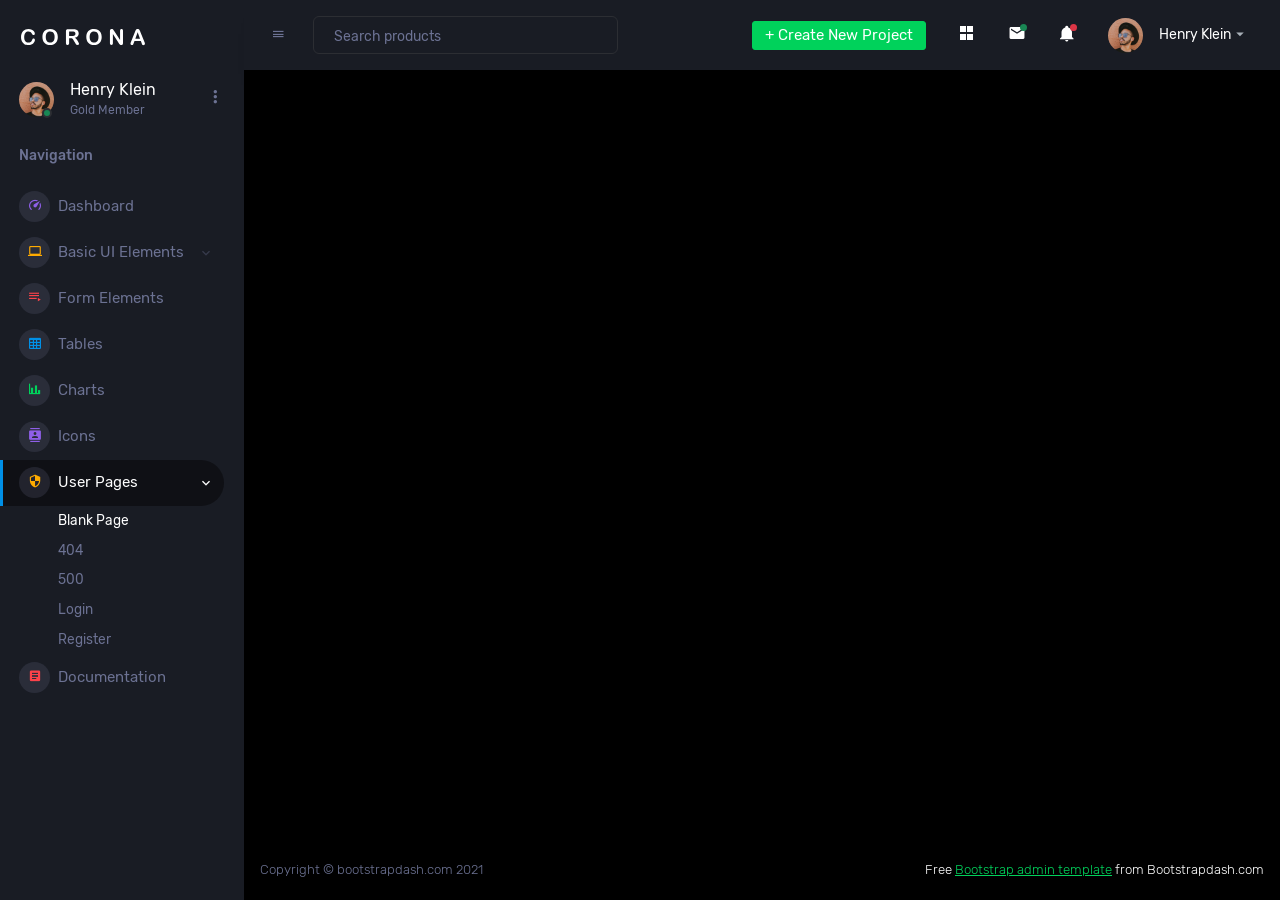
<file: AdminPanel/wwwroot/pages/samples/blank-page.html>
<!DOCTYPE html>
<html lang="en">
  <head>
    <!-- Required meta tags -->
    <meta charset="utf-8">
    <meta name="viewport" content="width=device-width, initial-scale=1, shrink-to-fit=no">
    <title>Corona Admin</title>
    <!-- plugins:css -->
    <link rel="stylesheet" href="../../assets/vendors/mdi/css/materialdesignicons.min.css">
    <link rel="stylesheet" href="../../assets/vendors/css/vendor.bundle.base.css">
    <!-- endinject -->
    <!-- Plugin css for this page -->
    <!-- End Plugin css for this page -->
    <!-- inject:css -->
    <!-- endinject -->
    <!-- Layout styles -->
    <link rel="stylesheet" href="../../assets/css/style.css">
    <!-- End layout styles -->
    <link rel="shortcut icon" href="../../assets/images/favicon.png" />
  </head>
  <body>
    <div class="container-scroller">
      <!-- partial:../../partials/_sidebar.html -->
      <nav class="sidebar sidebar-offcanvas" id="sidebar">
        <div class="sidebar-brand-wrapper d-none d-lg-flex align-items-center justify-content-center fixed-top">
          <a class="sidebar-brand brand-logo" href="../../index.html"><img src="../../assets/images/logo.svg" alt="logo" /></a>
          <a class="sidebar-brand brand-logo-mini" href="../../index.html"><img src="../../assets/images/logo-mini.svg" alt="logo" /></a>
        </div>
        <ul class="nav">
          <li class="nav-item profile">
            <div class="profile-desc">
              <div class="profile-pic">
                <div class="count-indicator">
                  <img class="img-xs rounded-circle " src="../../assets/images/faces/face15.jpg" alt="">
                  <span class="count bg-success"></span>
                </div>
                <div class="profile-name">
                  <h5 class="mb-0 font-weight-normal">Henry Klein</h5>
                  <span>Gold Member</span>
                </div>
              </div>
              <a href="#" id="profile-dropdown" data-bs-toggle="dropdown"><i class="mdi mdi-dots-vertical"></i></a>
              <div class="dropdown-menu dropdown-menu-right sidebar-dropdown preview-list" aria-labelledby="profile-dropdown">
                <a href="#" class="dropdown-item preview-item">
                  <div class="preview-thumbnail">
                    <div class="preview-icon bg-dark rounded-circle">
                      <i class="mdi mdi-settings text-primary"></i>
                    </div>
                  </div>
                  <div class="preview-item-content">
                    <p class="preview-subject ellipsis mb-1 text-small">Account settings</p>
                  </div>
                </a>
                <div class="dropdown-divider"></div>
                <a href="#" class="dropdown-item preview-item">
                  <div class="preview-thumbnail">
                    <div class="preview-icon bg-dark rounded-circle">
                      <i class="mdi mdi-onepassword  text-info"></i>
                    </div>
                  </div>
                  <div class="preview-item-content">
                    <p class="preview-subject ellipsis mb-1 text-small">Change Password</p>
                  </div>
                </a>
                <div class="dropdown-divider"></div>
                <a href="#" class="dropdown-item preview-item">
                  <div class="preview-thumbnail">
                    <div class="preview-icon bg-dark rounded-circle">
                      <i class="mdi mdi-calendar-today text-success"></i>
                    </div>
                  </div>
                  <div class="preview-item-content">
                    <p class="preview-subject ellipsis mb-1 text-small">To-do list</p>
                  </div>
                </a>
              </div>
            </div>
          </li>
          <li class="nav-item nav-category">
            <span class="nav-link">Navigation</span>
          </li>
          <li class="nav-item menu-items">
            <a class="nav-link" href="../../index.html">
              <span class="menu-icon">
                <i class="mdi mdi-speedometer"></i>
              </span>
              <span class="menu-title">Dashboard</span>
            </a>
          </li>
          <li class="nav-item menu-items">
            <a class="nav-link" data-bs-toggle="collapse" href="#ui-basic" aria-expanded="false" aria-controls="ui-basic">
              <span class="menu-icon">
                <i class="mdi mdi-laptop"></i>
              </span>
              <span class="menu-title">Basic UI Elements</span>
              <i class="menu-arrow"></i>
            </a>
            <div class="collapse" id="ui-basic">
              <ul class="nav flex-column sub-menu">
                <li class="nav-item"> <a class="nav-link" href="../../pages/ui-features/buttons.html">Buttons</a></li>
                <li class="nav-item"> <a class="nav-link" href="../../pages/ui-features/dropdowns.html">Dropdowns</a></li>
                <li class="nav-item"> <a class="nav-link" href="../../pages/ui-features/typography.html">Typography</a></li>
              </ul>
            </div>
          </li>
          <li class="nav-item menu-items">
            <a class="nav-link" href="../../pages/forms/basic_elements.html">
              <span class="menu-icon">
                <i class="mdi mdi-playlist-play"></i>
              </span>
              <span class="menu-title">Form Elements</span>
            </a>
          </li>
          <li class="nav-item menu-items">
            <a class="nav-link" href="../../pages/tables/basic-table.html">
              <span class="menu-icon">
                <i class="mdi mdi-table-large"></i>
              </span>
              <span class="menu-title">Tables</span>
            </a>
          </li>
          <li class="nav-item menu-items">
            <a class="nav-link" href="../../pages/charts/chartjs.html">
              <span class="menu-icon">
                <i class="mdi mdi-chart-bar"></i>
              </span>
              <span class="menu-title">Charts</span>
            </a>
          </li>
          <li class="nav-item menu-items">
            <a class="nav-link" href="../../pages/icons/mdi.html">
              <span class="menu-icon">
                <i class="mdi mdi-contacts"></i>
              </span>
              <span class="menu-title">Icons</span>
            </a>
          </li>
          <li class="nav-item menu-items">
            <a class="nav-link" data-bs-toggle="collapse" href="#auth" aria-expanded="false" aria-controls="auth">
              <span class="menu-icon">
                <i class="mdi mdi-security"></i>
              </span>
              <span class="menu-title">User Pages</span>
              <i class="menu-arrow"></i>
            </a>
            <div class="collapse" id="auth">
              <ul class="nav flex-column sub-menu">
                <li class="nav-item"> <a class="nav-link" href="../../pages/samples/blank-page.html"> Blank Page </a></li>
                <li class="nav-item"> <a class="nav-link" href="../../pages/samples/error-404.html"> 404 </a></li>
                <li class="nav-item"> <a class="nav-link" href="../../pages/samples/error-500.html"> 500 </a></li>
                <li class="nav-item"> <a class="nav-link" href="../../pages/samples/login.html"> Login </a></li>
                <li class="nav-item"> <a class="nav-link" href="../../pages/samples/register.html"> Register </a></li>
              </ul>
            </div>
          </li>
          <li class="nav-item menu-items">
            <a class="nav-link" href="http://www.bootstrapdash.com/demo/corona-free/jquery/documentation/documentation.html">
              <span class="menu-icon">
                <i class="mdi mdi-file-document-box"></i>
              </span>
              <span class="menu-title">Documentation</span>
            </a>
          </li>
        </ul>
      </nav>
      <!-- partial -->
      <div class="container-fluid page-body-wrapper">
        <!-- partial:../../partials/_navbar.html -->
        <nav class="navbar p-0 fixed-top d-flex flex-row">
          <div class="navbar-brand-wrapper d-flex d-lg-none align-items-center justify-content-center">
            <a class="navbar-brand brand-logo-mini" href="../../index.html"><img src="../../assets/images/logo-mini.svg" alt="logo" /></a>
          </div>
          <div class="navbar-menu-wrapper flex-grow d-flex align-items-stretch">
            <button class="navbar-toggler navbar-toggler align-self-center" type="button" data-toggle="minimize">
              <span class="mdi mdi-menu"></span>
            </button>
            <ul class="navbar-nav w-100">
              <li class="nav-item w-100">
                <form class="nav-link mt-2 mt-md-0 d-none d-lg-flex search">
                  <input type="text" class="form-control" placeholder="Search products">
                </form>
              </li>
            </ul>
            <ul class="navbar-nav navbar-nav-right">
              <li class="nav-item dropdown d-none d-lg-block">
                <a class="nav-link btn btn-success create-new-button" id="createbuttonDropdown" data-bs-toggle="dropdown" aria-expanded="false" href="#">+ Create New Project</a>
                <div class="dropdown-menu dropdown-menu-right navbar-dropdown preview-list" aria-labelledby="createbuttonDropdown">
                  <h6 class="p-3 mb-0">Projects</h6>
                  <div class="dropdown-divider"></div>
                  <a class="dropdown-item preview-item">
                    <div class="preview-thumbnail">
                      <div class="preview-icon bg-dark rounded-circle">
                        <i class="mdi mdi-file-outline text-primary"></i>
                      </div>
                    </div>
                    <div class="preview-item-content">
                      <p class="preview-subject ellipsis mb-1">Software Development</p>
                    </div>
                  </a>
                  <div class="dropdown-divider"></div>
                  <a class="dropdown-item preview-item">
                    <div class="preview-thumbnail">
                      <div class="preview-icon bg-dark rounded-circle">
                        <i class="mdi mdi-web text-info"></i>
                      </div>
                    </div>
                    <div class="preview-item-content">
                      <p class="preview-subject ellipsis mb-1">UI Development</p>
                    </div>
                  </a>
                  <div class="dropdown-divider"></div>
                  <a class="dropdown-item preview-item">
                    <div class="preview-thumbnail">
                      <div class="preview-icon bg-dark rounded-circle">
                        <i class="mdi mdi-layers text-danger"></i>
                      </div>
                    </div>
                    <div class="preview-item-content">
                      <p class="preview-subject ellipsis mb-1">Software Testing</p>
                    </div>
                  </a>
                  <div class="dropdown-divider"></div>
                  <p class="p-3 mb-0 text-center">See all projects</p>
                </div>
              </li>
              <li class="nav-item nav-settings d-none d-lg-block">
                <a class="nav-link" href="#">
                  <i class="mdi mdi-view-grid"></i>
                </a>
              </li>
              <li class="nav-item dropdown border-left">
                <a class="nav-link count-indicator dropdown-toggle" id="messageDropdown" href="#" data-bs-toggle="dropdown" aria-expanded="false">
                  <i class="mdi mdi-email"></i>
                  <span class="count bg-success"></span>
                </a>
                <div class="dropdown-menu dropdown-menu-right navbar-dropdown preview-list" aria-labelledby="messageDropdown">
                  <h6 class="p-3 mb-0">Messages</h6>
                  <div class="dropdown-divider"></div>
                  <a class="dropdown-item preview-item">
                    <div class="preview-thumbnail">
                      <img src="../../assets/images/faces/face4.jpg" alt="image" class="rounded-circle profile-pic">
                    </div>
                    <div class="preview-item-content">
                      <p class="preview-subject ellipsis mb-1">Mark send you a message</p>
                      <p class="text-muted mb-0"> 1 Minutes ago </p>
                    </div>
                  </a>
                  <div class="dropdown-divider"></div>
                  <a class="dropdown-item preview-item">
                    <div class="preview-thumbnail">
                      <img src="../../assets/images/faces/face2.jpg" alt="image" class="rounded-circle profile-pic">
                    </div>
                    <div class="preview-item-content">
                      <p class="preview-subject ellipsis mb-1">Cregh send you a message</p>
                      <p class="text-muted mb-0"> 15 Minutes ago </p>
                    </div>
                  </a>
                  <div class="dropdown-divider"></div>
                  <a class="dropdown-item preview-item">
                    <div class="preview-thumbnail">
                      <img src="../../assets/images/faces/face3.jpg" alt="image" class="rounded-circle profile-pic">
                    </div>
                    <div class="preview-item-content">
                      <p class="preview-subject ellipsis mb-1">Profile picture updated</p>
                      <p class="text-muted mb-0"> 18 Minutes ago </p>
                    </div>
                  </a>
                  <div class="dropdown-divider"></div>
                  <p class="p-3 mb-0 text-center">4 new messages</p>
                </div>
              </li>
              <li class="nav-item dropdown border-left">
                <a class="nav-link count-indicator dropdown-toggle" id="notificationDropdown" href="#" data-bs-toggle="dropdown">
                  <i class="mdi mdi-bell"></i>
                  <span class="count bg-danger"></span>
                </a>
                <div class="dropdown-menu dropdown-menu-right navbar-dropdown preview-list" aria-labelledby="notificationDropdown">
                  <h6 class="p-3 mb-0">Notifications</h6>
                  <div class="dropdown-divider"></div>
                  <a class="dropdown-item preview-item">
                    <div class="preview-thumbnail">
                      <div class="preview-icon bg-dark rounded-circle">
                        <i class="mdi mdi-calendar text-success"></i>
                      </div>
                    </div>
                    <div class="preview-item-content">
                      <p class="preview-subject mb-1">Event today</p>
                      <p class="text-muted ellipsis mb-0"> Just a reminder that you have an event today </p>
                    </div>
                  </a>
                  <div class="dropdown-divider"></div>
                  <a class="dropdown-item preview-item">
                    <div class="preview-thumbnail">
                      <div class="preview-icon bg-dark rounded-circle">
                        <i class="mdi mdi-settings text-danger"></i>
                      </div>
                    </div>
                    <div class="preview-item-content">
                      <p class="preview-subject mb-1">Settings</p>
                      <p class="text-muted ellipsis mb-0"> Update dashboard </p>
                    </div>
                  </a>
                  <div class="dropdown-divider"></div>
                  <a class="dropdown-item preview-item">
                    <div class="preview-thumbnail">
                      <div class="preview-icon bg-dark rounded-circle">
                        <i class="mdi mdi-link-variant text-warning"></i>
                      </div>
                    </div>
                    <div class="preview-item-content">
                      <p class="preview-subject mb-1">Launch Admin</p>
                      <p class="text-muted ellipsis mb-0"> New admin wow! </p>
                    </div>
                  </a>
                  <div class="dropdown-divider"></div>
                  <p class="p-3 mb-0 text-center">See all notifications</p>
                </div>
              </li>
              <li class="nav-item dropdown">
                <a class="nav-link" id="profileDropdown" href="#" data-bs-toggle="dropdown">
                  <div class="navbar-profile">
                    <img class="img-xs rounded-circle" src="../../assets/images/faces/face15.jpg" alt="">
                    <p class="mb-0 d-none d-sm-block navbar-profile-name">Henry Klein</p>
                    <i class="mdi mdi-menu-down d-none d-sm-block"></i>
                  </div>
                </a>
                <div class="dropdown-menu dropdown-menu-right navbar-dropdown preview-list" aria-labelledby="profileDropdown">
                  <h6 class="p-3 mb-0">Profile</h6>
                  <div class="dropdown-divider"></div>
                  <a class="dropdown-item preview-item">
                    <div class="preview-thumbnail">
                      <div class="preview-icon bg-dark rounded-circle">
                        <i class="mdi mdi-settings text-success"></i>
                      </div>
                    </div>
                    <div class="preview-item-content">
                      <p class="preview-subject mb-1">Settings</p>
                    </div>
                  </a>
                  <div class="dropdown-divider"></div>
                  <a class="dropdown-item preview-item">
                    <div class="preview-thumbnail">
                      <div class="preview-icon bg-dark rounded-circle">
                        <i class="mdi mdi-logout text-danger"></i>
                      </div>
                    </div>
                    <div class="preview-item-content">
                      <p class="preview-subject mb-1">Log out</p>
                    </div>
                  </a>
                  <div class="dropdown-divider"></div>
                  <p class="p-3 mb-0 text-center">Advanced settings</p>
                </div>
              </li>
            </ul>
            <button class="navbar-toggler navbar-toggler-right d-lg-none align-self-center" type="button" data-toggle="offcanvas">
              <span class="mdi mdi-format-line-spacing"></span>
            </button>
          </div>
        </nav>
        <!-- partial -->
        <div class="main-panel">
          <div class="content-wrapper">
          </div>
          <!-- content-wrapper ends -->
          <!-- partial:../../partials/_footer.html -->
          <footer class="footer">
            <div class="d-sm-flex justify-content-center justify-content-sm-between">
              <span class="text-muted d-block text-center text-sm-left d-sm-inline-block">Copyright © bootstrapdash.com 2021</span>
              <span class="float-none float-sm-right d-block mt-1 mt-sm-0 text-center"> Free <a href="https://www.bootstrapdash.com/bootstrap-admin-template/" target="_blank">Bootstrap admin template</a> from Bootstrapdash.com</span>
            </div>
          </footer>
          <!-- partial -->
        </div>
        <!-- main-panel ends -->
      </div>
      <!-- page-body-wrapper ends -->
    </div>
    <!-- container-scroller -->
    <!-- plugins:js -->
    <script src="../../assets/vendors/js/vendor.bundle.base.js"></script>
    <!-- endinject -->
    <!-- Plugin js for this page -->
    <!-- End plugin js for this page -->
    <!-- inject:js -->
    <script src="../../assets/js/off-canvas.js"></script>
    <script src="../../assets/js/hoverable-collapse.js"></script>
    <script src="../../assets/js/misc.js"></script>
    <script src="../../assets/js/settings.js"></script>
    <script src="../../assets/js/todolist.js"></script>
    <!-- endinject -->
    <!-- Custom js for this page -->
    <!-- End custom js for this page -->
  </body>
</html>
</file>
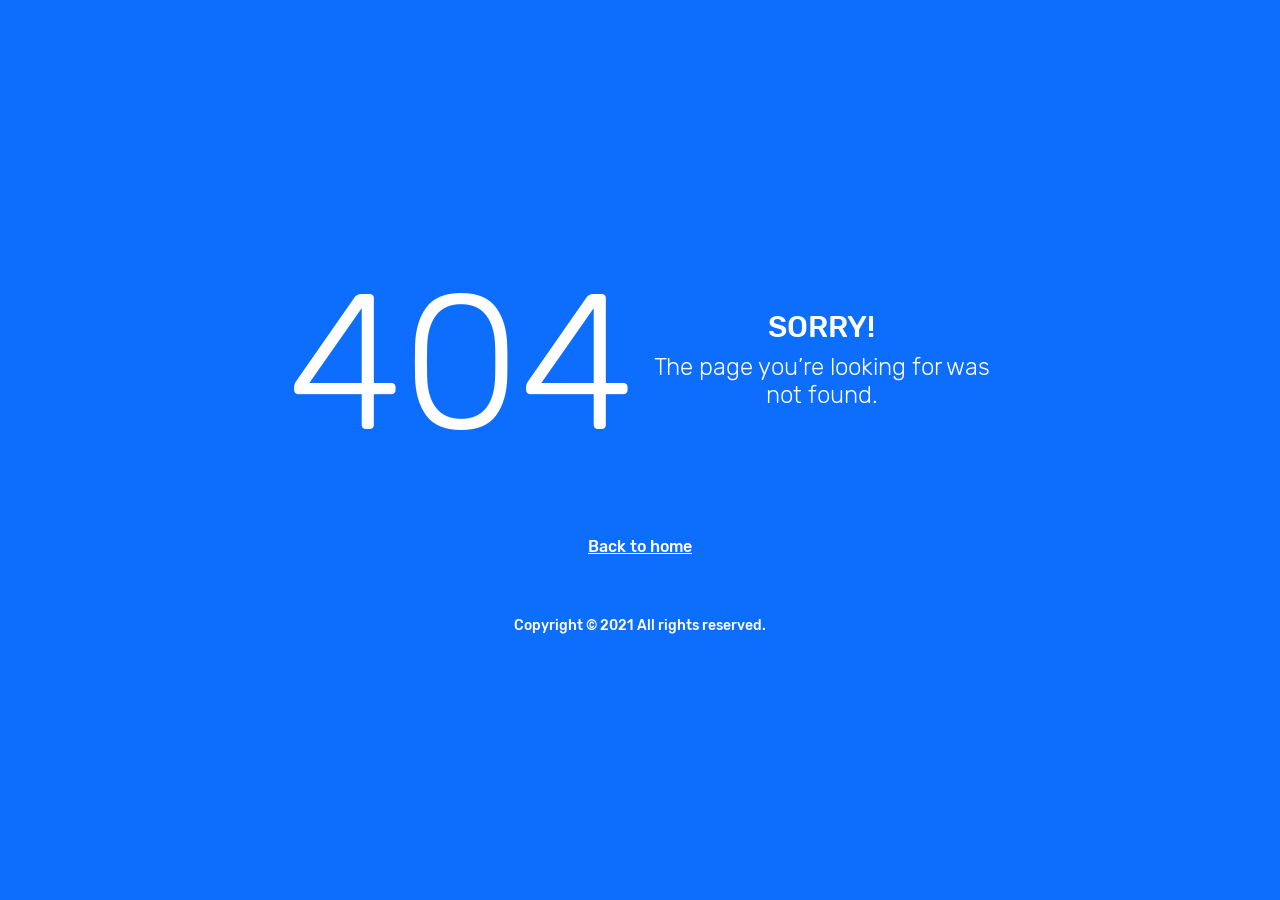
<file: AdminPanel/wwwroot/pages/samples/error-404.html>
<!DOCTYPE html>
<html lang="en">
  <head>
    <!-- Required meta tags -->
    <meta charset="utf-8">
    <meta name="viewport" content="width=device-width, initial-scale=1, shrink-to-fit=no">
    <title>Corona Admin</title>
    <!-- plugins:css -->
    <link rel="stylesheet" href="../../assets/vendors/mdi/css/materialdesignicons.min.css">
    <link rel="stylesheet" href="../../assets/vendors/css/vendor.bundle.base.css">
    <!-- endinject -->
    <!-- Plugin css for this page -->
    <!-- End Plugin css for this page -->
    <!-- inject:css -->
    <!-- endinject -->
    <!-- Layout styles -->
    <link rel="stylesheet" href="../../assets/css/style.css">
    <!-- End layout styles -->
    <link rel="shortcut icon" href="../../assets/images/favicon.png" />
  </head>
  <body>
    <div class="container-scroller">
      <div class="container-fluid page-body-wrapper full-page-wrapper">
        <div class="content-wrapper d-flex align-items-center text-center error-page bg-primary">
          <div class="row flex-grow">
            <div class="col-lg-7 mx-auto text-white">
              <div class="row align-items-center d-flex flex-row">
                <div class="col-lg-6 text-lg-right pr-lg-4">
                  <h1 class="display-1 mb-0">404</h1>
                </div>
                <div class="col-lg-6 error-page-divider text-lg-left pl-lg-4">
                  <h2>SORRY!</h2>
                  <h3 class="font-weight-light">The page you’re looking for was not found.</h3>
                </div>
              </div>
              <div class="row mt-5">
                <div class="col-12 text-center mt-xl-2">
                  <a class="text-white font-weight-medium" href="../../index.html">Back to home</a>
                </div>
              </div>
              <div class="row mt-5">
                <div class="col-12 mt-xl-2">
                  <p class="text-white font-weight-medium text-center">Copyright &copy; 2021 All rights reserved.</p>
                </div>
              </div>
            </div>
          </div>
        </div>
        <!-- content-wrapper ends -->
      </div>
      <!-- page-body-wrapper ends -->
    </div>
    <!-- container-scroller -->
    <!-- plugins:js -->
    <script src="../../assets/vendors/js/vendor.bundle.base.js"></script>
    <!-- endinject -->
    <!-- Plugin js for this page -->
    <!-- End plugin js for this page -->
    <!-- inject:js -->
    <script src="../../assets/js/off-canvas.js"></script>
    <script src="../../assets/js/hoverable-collapse.js"></script>
    <script src="../../assets/js/misc.js"></script>
    <script src="../../assets/js/settings.js"></script>
    <script src="../../assets/js/todolist.js"></script>
    <!-- endinject -->
  </body>
</html>
</file>
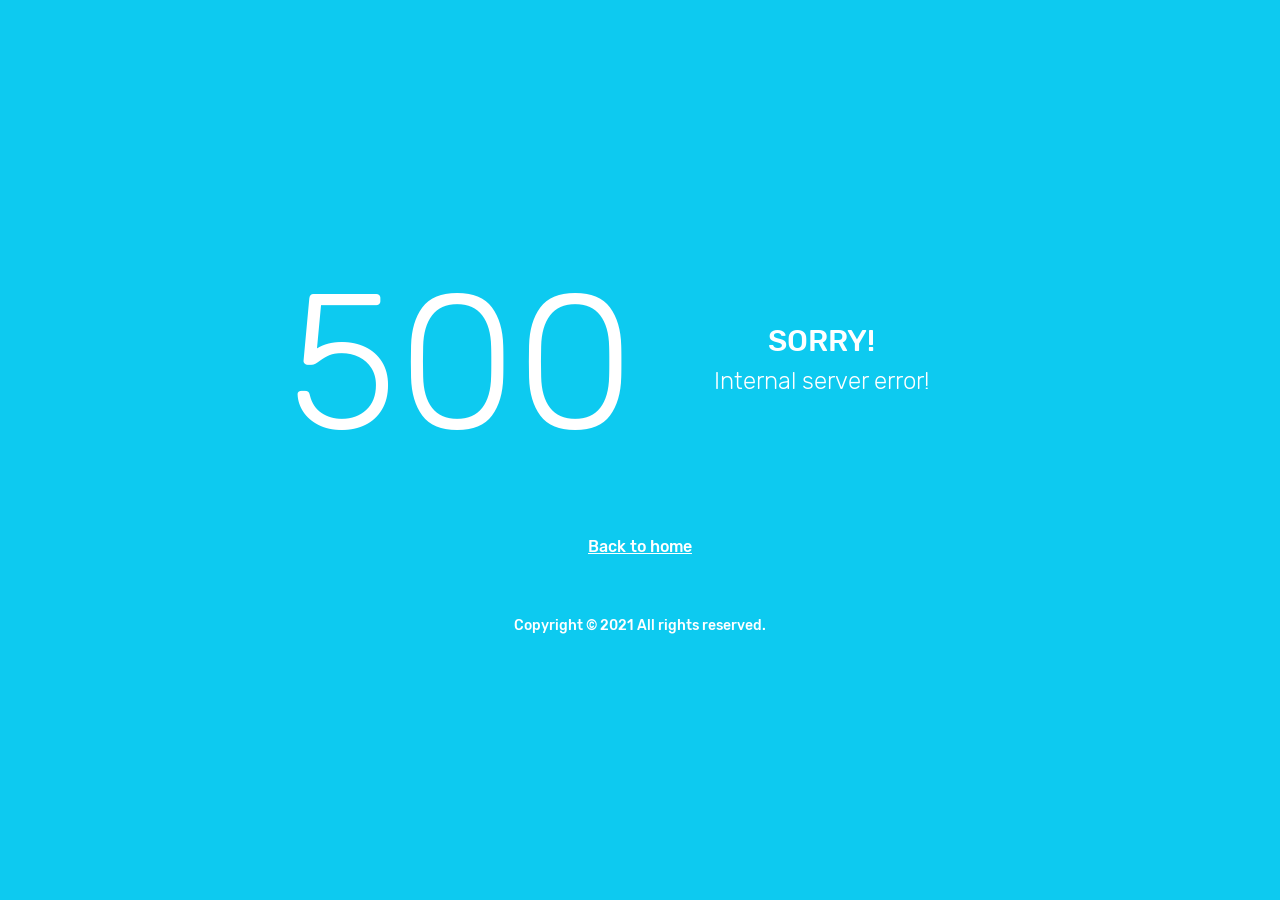
<file: AdminPanel/wwwroot/pages/samples/error-500.html>
<!DOCTYPE html>
<html lang="en">
  <head>
    <!-- Required meta tags -->
    <meta charset="utf-8">
    <meta name="viewport" content="width=device-width, initial-scale=1, shrink-to-fit=no">
    <title>Corona Admin</title>
    <!-- plugins:css -->
    <link rel="stylesheet" href="../../assets/vendors/mdi/css/materialdesignicons.min.css">
    <link rel="stylesheet" href="../../assets/vendors/css/vendor.bundle.base.css">
    <!-- endinject -->
    <!-- Plugin css for this page -->
    <!-- End Plugin css for this page -->
    <!-- inject:css -->
    <!-- endinject -->
    <!-- Layout styles -->
    <link rel="stylesheet" href="../../assets/css/style.css">
    <!-- End layout styles -->
    <link rel="shortcut icon" href="../../assets/images/favicon.png" />
  </head>
  <body>
    <div class="container-scroller">
      <div class="container-fluid page-body-wrapper full-page-wrapper">
        <div class="content-wrapper d-flex align-items-center text-center error-page bg-info">
          <div class="row flex-grow">
            <div class="col-lg-7 mx-auto text-white">
              <div class="row align-items-center d-flex flex-row">
                <div class="col-lg-6 text-lg-right pr-lg-4">
                  <h1 class="display-1 mb-0">500</h1>
                </div>
                <div class="col-lg-6 error-page-divider text-lg-left pl-lg-4">
                  <h2>SORRY!</h2>
                  <h3 class="font-weight-light">Internal server error!</h3>
                </div>
              </div>
              <div class="row mt-5">
                <div class="col-12 text-center mt-xl-2">
                  <a class="text-white font-weight-medium" href="../../index.html">Back to home</a>
                </div>
              </div>
              <div class="row mt-5">
                <div class="col-12 mt-xl-2">
                  <p class="text-white font-weight-medium text-center">Copyright &copy; 2021 All rights reserved.</p>
                </div>
              </div>
            </div>
          </div>
        </div>
        <!-- content-wrapper ends -->
      </div>
      <!-- page-body-wrapper ends -->
    </div>
    <!-- container-scroller -->
    <!-- plugins:js -->
    <script src="../../assets/vendors/js/vendor.bundle.base.js"></script>
    <!-- endinject -->
    <!-- Plugin js for this page -->
    <!-- End plugin js for this page -->
    <!-- inject:js -->
    <script src="../../assets/js/off-canvas.js"></script>
    <script src="../../assets/js/hoverable-collapse.js"></script>
    <script src="../../assets/js/misc.js"></script>
    <script src="../../assets/js/settings.js"></script>
    <script src="../../assets/js/todolist.js"></script>
    <!-- endinject -->
  </body>
</html>
</file>
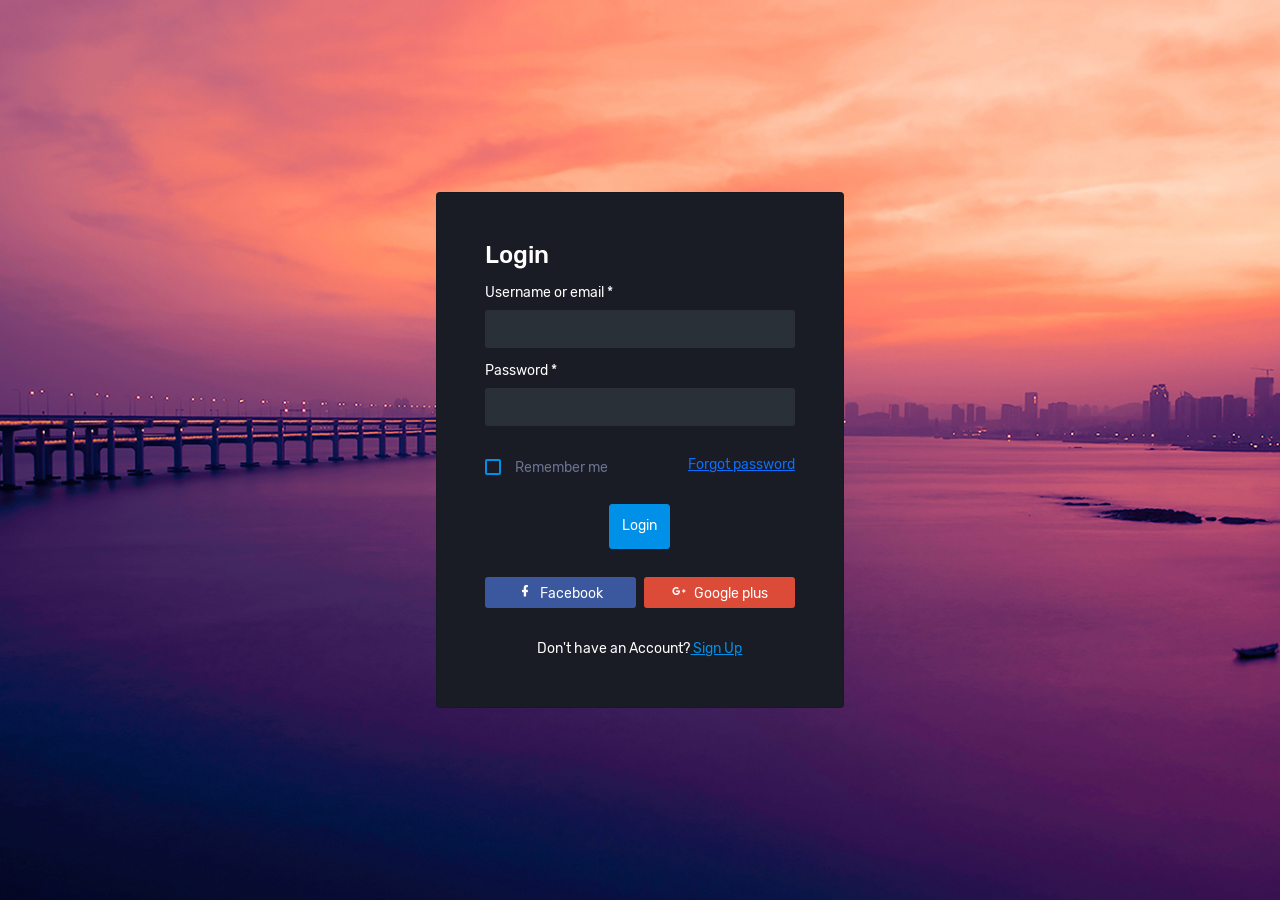
<file: AdminPanel/wwwroot/pages/samples/login.html>
<!DOCTYPE html>
<html lang="en">
  <head>
    <!-- Required meta tags -->
    <meta charset="utf-8">
    <meta name="viewport" content="width=device-width, initial-scale=1, shrink-to-fit=no">
    <title>Corona Admin</title>
    <!-- plugins:css -->
    <link rel="stylesheet" href="../../assets/vendors/mdi/css/materialdesignicons.min.css">
    <link rel="stylesheet" href="../../assets/vendors/css/vendor.bundle.base.css">
    <!-- endinject -->
    <!-- Plugin css for this page -->
    <!-- End plugin css for this page -->
    <!-- inject:css -->
    <!-- endinject -->
    <!-- Layout styles -->
    <link rel="stylesheet" href="../../assets/css/style.css">
    <!-- End layout styles -->
    <link rel="shortcut icon" href="../../assets/images/favicon.png" />
  </head>
  <body>
    <div class="container-scroller">
      <div class="container-fluid page-body-wrapper full-page-wrapper">
        <div class="row w-100 m-0">
          <div class="content-wrapper full-page-wrapper d-flex align-items-center auth login-bg">
            <div class="card col-lg-4 mx-auto">
              <div class="card-body px-5 py-5">
                <h3 class="card-title text-left mb-3">Login</h3>
                <form>
                  <div class="form-group">
                    <label>Username or email *</label>
                    <input type="text" class="form-control p_input">
                  </div>
                  <div class="form-group">
                    <label>Password *</label>
                    <input type="text" class="form-control p_input">
                  </div>
                  <div class="form-group d-flex align-items-center justify-content-between">
                    <div class="form-check">
                      <label class="form-check-label">
                        <input type="checkbox" class="form-check-input"> Remember me </label>
                    </div>
                    <a href="#" class="forgot-pass">Forgot password</a>
                  </div>
                  <div class="text-center">
                    <button type="submit" class="btn btn-primary btn-block enter-btn">Login</button>
                  </div>
                  <div class="d-flex">
                    <button class="btn btn-facebook me-2 col">
                      <i class="mdi mdi-facebook"></i> Facebook </button>
                    <button class="btn btn-google col">
                      <i class="mdi mdi-google-plus"></i> Google plus </button>
                  </div>
                  <p class="sign-up">Don't have an Account?<a href="#"> Sign Up</a></p>
                </form>
              </div>
            </div>
          </div>
          <!-- content-wrapper ends -->
        </div>
        <!-- row ends -->
      </div>
      <!-- page-body-wrapper ends -->
    </div>
    <!-- container-scroller -->
    <!-- plugins:js -->
    <script src="../../assets/vendors/js/vendor.bundle.base.js"></script>
    <!-- endinject -->
    <!-- Plugin js for this page -->
    <!-- End plugin js for this page -->
    <!-- inject:js -->
    <script src="../../assets/js/off-canvas.js"></script>
    <script src="../../assets/js/hoverable-collapse.js"></script>
    <script src="../../assets/js/misc.js"></script>
    <script src="../../assets/js/settings.js"></script>
    <script src="../../assets/js/todolist.js"></script>
    <!-- endinject -->
  </body>
</html>
</file>
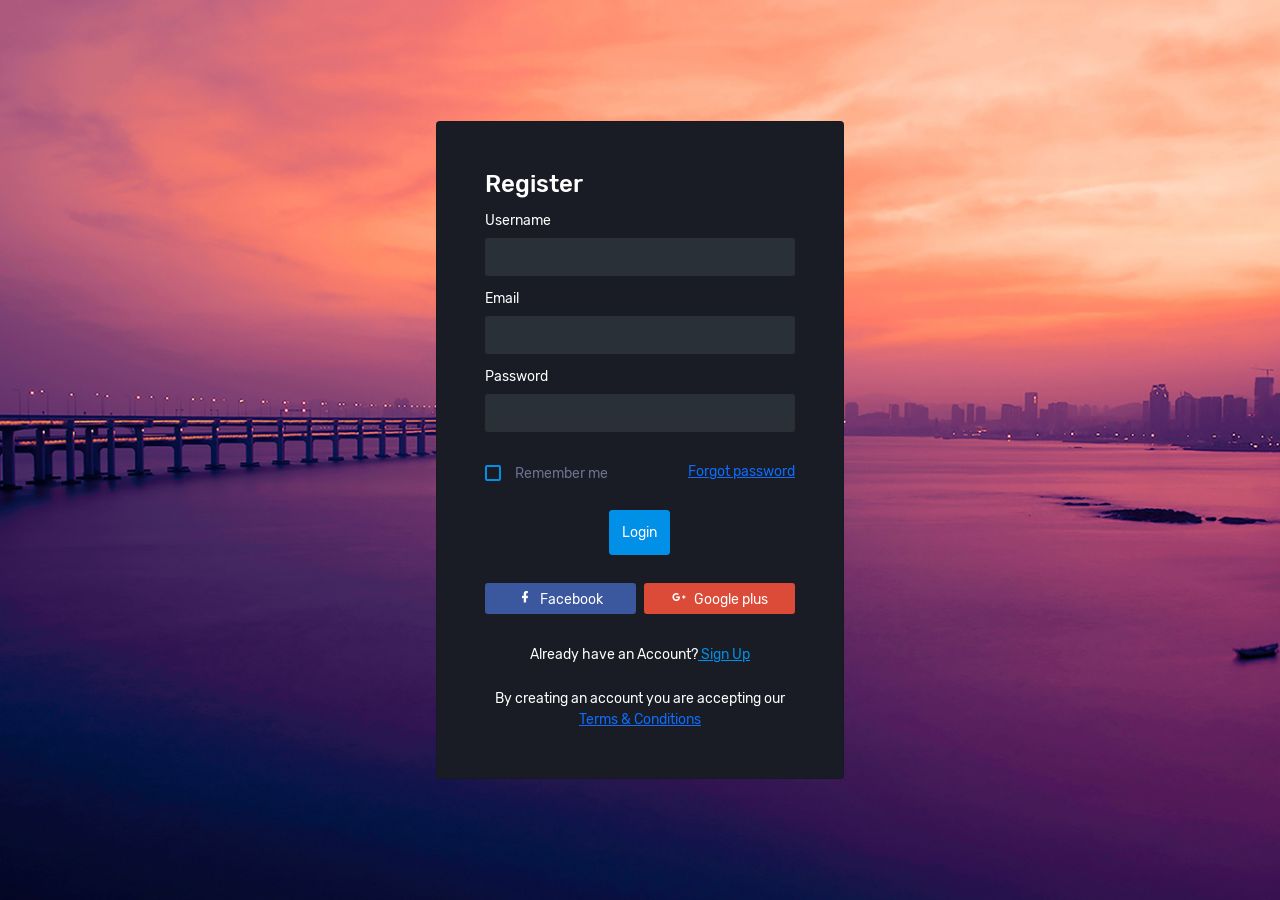
<file: AdminPanel/wwwroot/pages/samples/register.html>
<!DOCTYPE html>
<html lang="en">
  <head>
    <!-- Required meta tags -->
    <meta charset="utf-8">
    <meta name="viewport" content="width=device-width, initial-scale=1, shrink-to-fit=no">
    <title>Corona Admin</title>
    <!-- plugins:css -->
    <link rel="stylesheet" href="../../assets/vendors/mdi/css/materialdesignicons.min.css">
    <link rel="stylesheet" href="../../assets/vendors/css/vendor.bundle.base.css">
    <!-- endinject -->
    <!-- Plugin css for this page -->
    <!-- End plugin css for this page -->
    <!-- inject:css -->
    <!-- endinject -->
    <!-- Layout styles -->
    <link rel="stylesheet" href="../../assets/css/style.css">
    <!-- End layout styles -->
    <link rel="shortcut icon" href="../../assets/images/favicon.png" />
  </head>
  <body>
    <div class="container-scroller">
      <div class="container-fluid page-body-wrapper full-page-wrapper">
        <div class="row w-100 m-0">
          <div class="content-wrapper full-page-wrapper d-flex align-items-center auth login-bg">
            <div class="card col-lg-4 mx-auto">
              <div class="card-body px-5 py-5">
                <h3 class="card-title text-left mb-3">Register</h3>
                <form>
                  <div class="form-group">
                    <label>Username</label>
                    <input type="text" class="form-control p_input">
                  </div>
                  <div class="form-group">
                    <label>Email</label>
                    <input type="email" class="form-control p_input">
                  </div>
                  <div class="form-group">
                    <label>Password</label>
                    <input type="password" class="form-control p_input">
                  </div>
                  <div class="form-group d-flex align-items-center justify-content-between">
                    <div class="form-check">
                      <label class="form-check-label">
                        <input type="checkbox" class="form-check-input"> Remember me </label>
                    </div>
                    <a href="#" class="forgot-pass">Forgot password</a>
                  </div>
                  <div class="text-center">
                    <button type="submit" class="btn btn-primary btn-block enter-btn">Login</button>
                  </div>
                  <div class="d-flex">
                    <button class="btn btn-facebook col me-2">
                      <i class="mdi mdi-facebook"></i> Facebook </button>
                    <button class="btn btn-google col">
                      <i class="mdi mdi-google-plus"></i> Google plus </button>
                  </div>
                  <p class="sign-up text-center">Already have an Account?<a href="#"> Sign Up</a></p>
                  <p class="terms">By creating an account you are accepting our<a href="#"> Terms & Conditions</a></p>
                </form>
              </div>
            </div>
          </div>
          <!-- content-wrapper ends -->
        </div>
        <!-- row ends -->
      </div>
      <!-- page-body-wrapper ends -->
    </div>
    <!-- container-scroller -->
    <!-- plugins:js -->
    <script src="../../assets/vendors/js/vendor.bundle.base.js"></script>
    <!-- endinject -->
    <!-- Plugin js for this page -->
    <!-- End plugin js for this page -->
    <!-- inject:js -->
    <script src="../../assets/js/off-canvas.js"></script>
    <script src="../../assets/js/hoverable-collapse.js"></script>
    <script src="../../assets/js/misc.js"></script>
    <script src="../../assets/js/settings.js"></script>
    <script src="../../assets/js/todolist.js"></script>
    <!-- endinject -->
  </body>
</html>
</file>
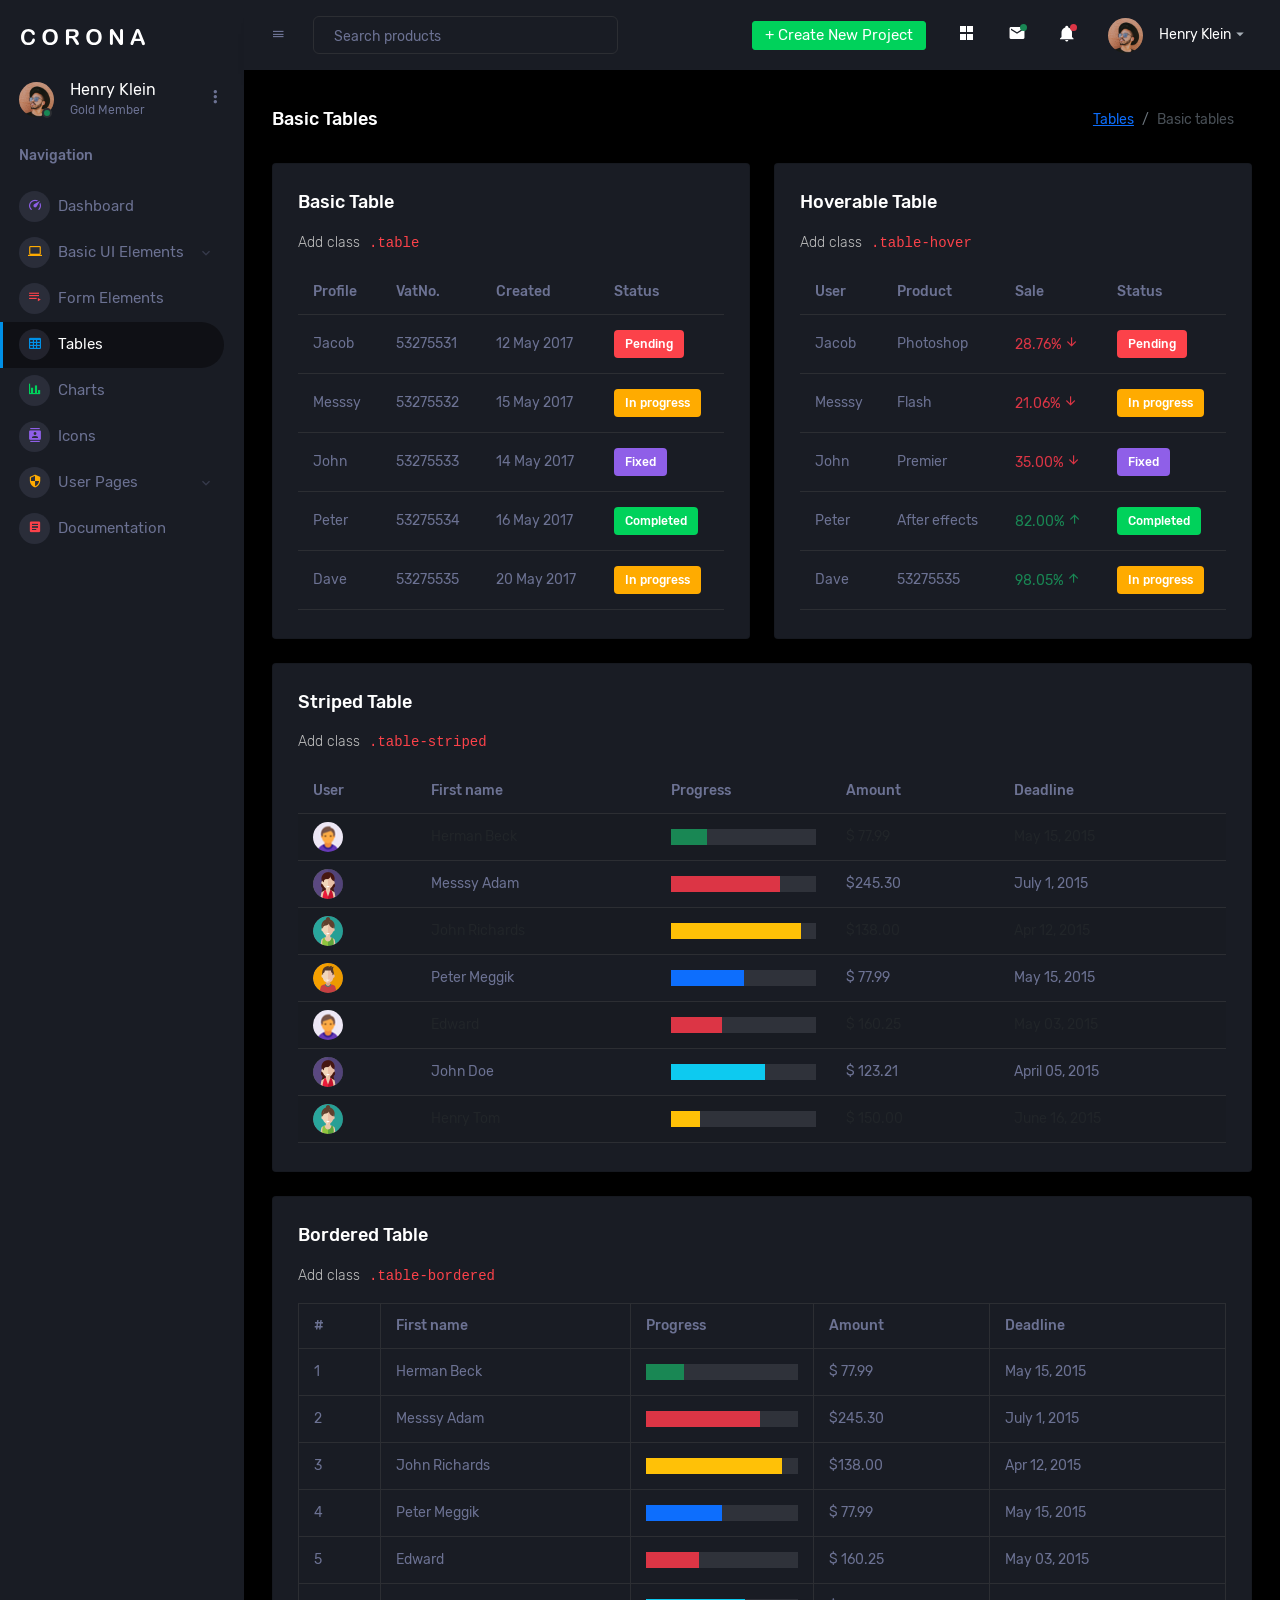
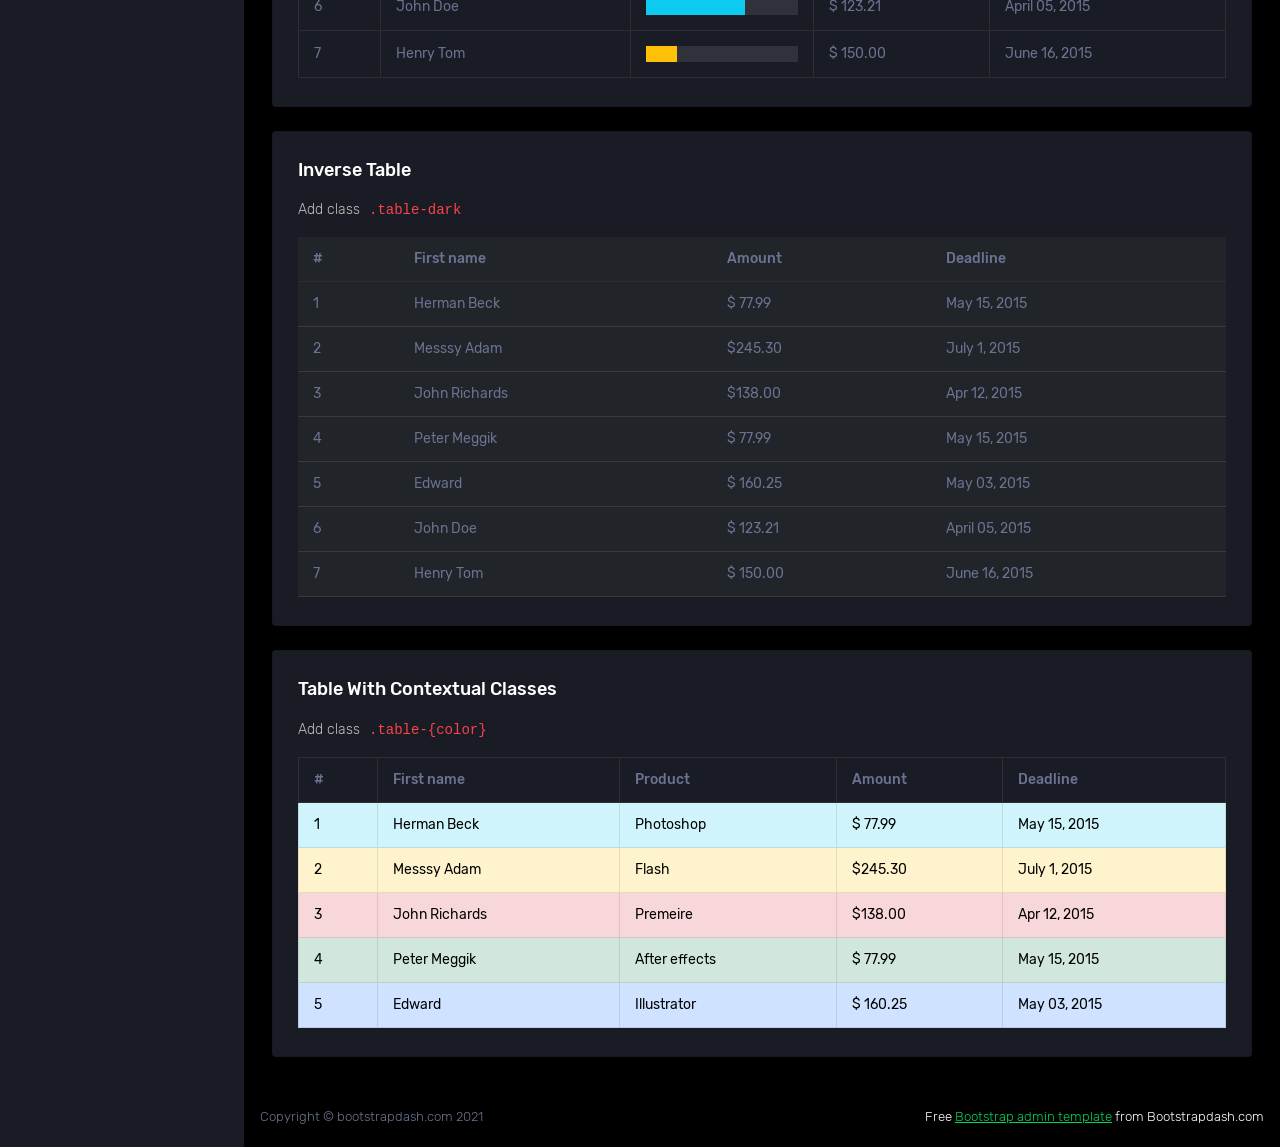
<file: AdminPanel/wwwroot/pages/tables/basic-table.html>
<!DOCTYPE html>
<html lang="en">
  <head>
    <!-- Required meta tags -->
    <meta charset="utf-8">
    <meta name="viewport" content="width=device-width, initial-scale=1, shrink-to-fit=no">
    <title>Corona Admin</title>
    <!-- plugins:css -->
    <link rel="stylesheet" href="../../assets/vendors/mdi/css/materialdesignicons.min.css">
    <link rel="stylesheet" href="../../assets/vendors/css/vendor.bundle.base.css">
    <!-- endinject -->
    <!-- Plugin css for this page -->
    <!-- End plugin css for this page -->
    <!-- inject:css -->
    <!-- endinject -->
    <!-- Layout styles -->
    <link rel="stylesheet" href="../../assets/css/style.css">
    <!-- End layout styles -->
    <link rel="shortcut icon" href="../../assets/images/favicon.png" />
  </head>
  <body>
    <div class="container-scroller">
      <!-- partial:../../partials/_sidebar.html -->
      <nav class="sidebar sidebar-offcanvas" id="sidebar">
        <div class="sidebar-brand-wrapper d-none d-lg-flex align-items-center justify-content-center fixed-top">
          <a class="sidebar-brand brand-logo" href="../../index.html"><img src="../../assets/images/logo.svg" alt="logo" /></a>
          <a class="sidebar-brand brand-logo-mini" href="../../index.html"><img src="../../assets/images/logo-mini.svg" alt="logo" /></a>
        </div>
        <ul class="nav">
          <li class="nav-item profile">
            <div class="profile-desc">
              <div class="profile-pic">
                <div class="count-indicator">
                  <img class="img-xs rounded-circle " src="../../assets/images/faces/face15.jpg" alt="">
                  <span class="count bg-success"></span>
                </div>
                <div class="profile-name">
                  <h5 class="mb-0 font-weight-normal">Henry Klein</h5>
                  <span>Gold Member</span>
                </div>
              </div>
              <a href="#" id="profile-dropdown" data-bs-toggle="dropdown"><i class="mdi mdi-dots-vertical"></i></a>
              <div class="dropdown-menu dropdown-menu-right sidebar-dropdown preview-list" aria-labelledby="profile-dropdown">
                <a href="#" class="dropdown-item preview-item">
                  <div class="preview-thumbnail">
                    <div class="preview-icon bg-dark rounded-circle">
                      <i class="mdi mdi-settings text-primary"></i>
                    </div>
                  </div>
                  <div class="preview-item-content">
                    <p class="preview-subject ellipsis mb-1 text-small">Account settings</p>
                  </div>
                </a>
                <div class="dropdown-divider"></div>
                <a href="#" class="dropdown-item preview-item">
                  <div class="preview-thumbnail">
                    <div class="preview-icon bg-dark rounded-circle">
                      <i class="mdi mdi-onepassword  text-info"></i>
                    </div>
                  </div>
                  <div class="preview-item-content">
                    <p class="preview-subject ellipsis mb-1 text-small">Change Password</p>
                  </div>
                </a>
                <div class="dropdown-divider"></div>
                <a href="#" class="dropdown-item preview-item">
                  <div class="preview-thumbnail">
                    <div class="preview-icon bg-dark rounded-circle">
                      <i class="mdi mdi-calendar-today text-success"></i>
                    </div>
                  </div>
                  <div class="preview-item-content">
                    <p class="preview-subject ellipsis mb-1 text-small">To-do list</p>
                  </div>
                </a>
              </div>
            </div>
          </li>
          <li class="nav-item nav-category">
            <span class="nav-link">Navigation</span>
          </li>
          <li class="nav-item menu-items">
            <a class="nav-link" href="../../index.html">
              <span class="menu-icon">
                <i class="mdi mdi-speedometer"></i>
              </span>
              <span class="menu-title">Dashboard</span>
            </a>
          </li>
          <li class="nav-item menu-items">
            <a class="nav-link" data-bs-toggle="collapse" href="#ui-basic" aria-expanded="false" aria-controls="ui-basic">
              <span class="menu-icon">
                <i class="mdi mdi-laptop"></i>
              </span>
              <span class="menu-title">Basic UI Elements</span>
              <i class="menu-arrow"></i>
            </a>
            <div class="collapse" id="ui-basic">
              <ul class="nav flex-column sub-menu">
                <li class="nav-item"> <a class="nav-link" href="../../pages/ui-features/buttons.html">Buttons</a></li>
                <li class="nav-item"> <a class="nav-link" href="../../pages/ui-features/dropdowns.html">Dropdowns</a></li>
                <li class="nav-item"> <a class="nav-link" href="../../pages/ui-features/typography.html">Typography</a></li>
              </ul>
            </div>
          </li>
          <li class="nav-item menu-items">
            <a class="nav-link" href="../../pages/forms/basic_elements.html">
              <span class="menu-icon">
                <i class="mdi mdi-playlist-play"></i>
              </span>
              <span class="menu-title">Form Elements</span>
            </a>
          </li>
          <li class="nav-item menu-items">
            <a class="nav-link" href="../../pages/tables/basic-table.html">
              <span class="menu-icon">
                <i class="mdi mdi-table-large"></i>
              </span>
              <span class="menu-title">Tables</span>
            </a>
          </li>
          <li class="nav-item menu-items">
            <a class="nav-link" href="../../pages/charts/chartjs.html">
              <span class="menu-icon">
                <i class="mdi mdi-chart-bar"></i>
              </span>
              <span class="menu-title">Charts</span>
            </a>
          </li>
          <li class="nav-item menu-items">
            <a class="nav-link" href="../../pages/icons/mdi.html">
              <span class="menu-icon">
                <i class="mdi mdi-contacts"></i>
              </span>
              <span class="menu-title">Icons</span>
            </a>
          </li>
          <li class="nav-item menu-items">
            <a class="nav-link" data-bs-toggle="collapse" href="#auth" aria-expanded="false" aria-controls="auth">
              <span class="menu-icon">
                <i class="mdi mdi-security"></i>
              </span>
              <span class="menu-title">User Pages</span>
              <i class="menu-arrow"></i>
            </a>
            <div class="collapse" id="auth">
              <ul class="nav flex-column sub-menu">
                <li class="nav-item"> <a class="nav-link" href="../../pages/samples/blank-page.html"> Blank Page </a></li>
                <li class="nav-item"> <a class="nav-link" href="../../pages/samples/error-404.html"> 404 </a></li>
                <li class="nav-item"> <a class="nav-link" href="../../pages/samples/error-500.html"> 500 </a></li>
                <li class="nav-item"> <a class="nav-link" href="../../pages/samples/login.html"> Login </a></li>
                <li class="nav-item"> <a class="nav-link" href="../../pages/samples/register.html"> Register </a></li>
              </ul>
            </div>
          </li>
          <li class="nav-item menu-items">
            <a class="nav-link" href="http://www.bootstrapdash.com/demo/corona-free/jquery/documentation/documentation.html">
              <span class="menu-icon">
                <i class="mdi mdi-file-document-box"></i>
              </span>
              <span class="menu-title">Documentation</span>
            </a>
          </li>
        </ul>
      </nav>
      <!-- partial -->
      <div class="container-fluid page-body-wrapper">
        <!-- partial:../../partials/_navbar.html -->
        <nav class="navbar p-0 fixed-top d-flex flex-row">
          <div class="navbar-brand-wrapper d-flex d-lg-none align-items-center justify-content-center">
            <a class="navbar-brand brand-logo-mini" href="../../index.html"><img src="../../assets/images/logo-mini.svg" alt="logo" /></a>
          </div>
          <div class="navbar-menu-wrapper flex-grow d-flex align-items-stretch">
            <button class="navbar-toggler navbar-toggler align-self-center" type="button" data-toggle="minimize">
              <span class="mdi mdi-menu"></span>
            </button>
            <ul class="navbar-nav w-100">
              <li class="nav-item w-100">
                <form class="nav-link mt-2 mt-md-0 d-none d-lg-flex search">
                  <input type="text" class="form-control" placeholder="Search products">
                </form>
              </li>
            </ul>
            <ul class="navbar-nav navbar-nav-right">
              <li class="nav-item dropdown d-none d-lg-block">
                <a class="nav-link btn btn-success create-new-button" id="createbuttonDropdown" data-bs-toggle="dropdown" aria-expanded="false" href="#">+ Create New Project</a>
                <div class="dropdown-menu dropdown-menu-right navbar-dropdown preview-list" aria-labelledby="createbuttonDropdown">
                  <h6 class="p-3 mb-0">Projects</h6>
                  <div class="dropdown-divider"></div>
                  <a class="dropdown-item preview-item">
                    <div class="preview-thumbnail">
                      <div class="preview-icon bg-dark rounded-circle">
                        <i class="mdi mdi-file-outline text-primary"></i>
                      </div>
                    </div>
                    <div class="preview-item-content">
                      <p class="preview-subject ellipsis mb-1">Software Development</p>
                    </div>
                  </a>
                  <div class="dropdown-divider"></div>
                  <a class="dropdown-item preview-item">
                    <div class="preview-thumbnail">
                      <div class="preview-icon bg-dark rounded-circle">
                        <i class="mdi mdi-web text-info"></i>
                      </div>
                    </div>
                    <div class="preview-item-content">
                      <p class="preview-subject ellipsis mb-1">UI Development</p>
                    </div>
                  </a>
                  <div class="dropdown-divider"></div>
                  <a class="dropdown-item preview-item">
                    <div class="preview-thumbnail">
                      <div class="preview-icon bg-dark rounded-circle">
                        <i class="mdi mdi-layers text-danger"></i>
                      </div>
                    </div>
                    <div class="preview-item-content">
                      <p class="preview-subject ellipsis mb-1">Software Testing</p>
                    </div>
                  </a>
                  <div class="dropdown-divider"></div>
                  <p class="p-3 mb-0 text-center">See all projects</p>
                </div>
              </li>
              <li class="nav-item nav-settings d-none d-lg-block">
                <a class="nav-link" href="#">
                  <i class="mdi mdi-view-grid"></i>
                </a>
              </li>
              <li class="nav-item dropdown border-left">
                <a class="nav-link count-indicator dropdown-toggle" id="messageDropdown" href="#" data-bs-toggle="dropdown" aria-expanded="false">
                  <i class="mdi mdi-email"></i>
                  <span class="count bg-success"></span>
                </a>
                <div class="dropdown-menu dropdown-menu-right navbar-dropdown preview-list" aria-labelledby="messageDropdown">
                  <h6 class="p-3 mb-0">Messages</h6>
                  <div class="dropdown-divider"></div>
                  <a class="dropdown-item preview-item">
                    <div class="preview-thumbnail">
                      <img src="../../assets/images/faces/face4.jpg" alt="image" class="rounded-circle profile-pic">
                    </div>
                    <div class="preview-item-content">
                      <p class="preview-subject ellipsis mb-1">Mark send you a message</p>
                      <p class="text-muted mb-0"> 1 Minutes ago </p>
                    </div>
                  </a>
                  <div class="dropdown-divider"></div>
                  <a class="dropdown-item preview-item">
                    <div class="preview-thumbnail">
                      <img src="../../assets/images/faces/face2.jpg" alt="image" class="rounded-circle profile-pic">
                    </div>
                    <div class="preview-item-content">
                      <p class="preview-subject ellipsis mb-1">Cregh send you a message</p>
                      <p class="text-muted mb-0"> 15 Minutes ago </p>
                    </div>
                  </a>
                  <div class="dropdown-divider"></div>
                  <a class="dropdown-item preview-item">
                    <div class="preview-thumbnail">
                      <img src="../../assets/images/faces/face3.jpg" alt="image" class="rounded-circle profile-pic">
                    </div>
                    <div class="preview-item-content">
                      <p class="preview-subject ellipsis mb-1">Profile picture updated</p>
                      <p class="text-muted mb-0"> 18 Minutes ago </p>
                    </div>
                  </a>
                  <div class="dropdown-divider"></div>
                  <p class="p-3 mb-0 text-center">4 new messages</p>
                </div>
              </li>
              <li class="nav-item dropdown border-left">
                <a class="nav-link count-indicator dropdown-toggle" id="notificationDropdown" href="#" data-bs-toggle="dropdown">
                  <i class="mdi mdi-bell"></i>
                  <span class="count bg-danger"></span>
                </a>
                <div class="dropdown-menu dropdown-menu-right navbar-dropdown preview-list" aria-labelledby="notificationDropdown">
                  <h6 class="p-3 mb-0">Notifications</h6>
                  <div class="dropdown-divider"></div>
                  <a class="dropdown-item preview-item">
                    <div class="preview-thumbnail">
                      <div class="preview-icon bg-dark rounded-circle">
                        <i class="mdi mdi-calendar text-success"></i>
                      </div>
                    </div>
                    <div class="preview-item-content">
                      <p class="preview-subject mb-1">Event today</p>
                      <p class="text-muted ellipsis mb-0"> Just a reminder that you have an event today </p>
                    </div>
                  </a>
                  <div class="dropdown-divider"></div>
                  <a class="dropdown-item preview-item">
                    <div class="preview-thumbnail">
                      <div class="preview-icon bg-dark rounded-circle">
                        <i class="mdi mdi-settings text-danger"></i>
                      </div>
                    </div>
                    <div class="preview-item-content">
                      <p class="preview-subject mb-1">Settings</p>
                      <p class="text-muted ellipsis mb-0"> Update dashboard </p>
                    </div>
                  </a>
                  <div class="dropdown-divider"></div>
                  <a class="dropdown-item preview-item">
                    <div class="preview-thumbnail">
                      <div class="preview-icon bg-dark rounded-circle">
                        <i class="mdi mdi-link-variant text-warning"></i>
                      </div>
                    </div>
                    <div class="preview-item-content">
                      <p class="preview-subject mb-1">Launch Admin</p>
                      <p class="text-muted ellipsis mb-0"> New admin wow! </p>
                    </div>
                  </a>
                  <div class="dropdown-divider"></div>
                  <p class="p-3 mb-0 text-center">See all notifications</p>
                </div>
              </li>
              <li class="nav-item dropdown">
                <a class="nav-link" id="profileDropdown" href="#" data-bs-toggle="dropdown">
                  <div class="navbar-profile">
                    <img class="img-xs rounded-circle" src="../../assets/images/faces/face15.jpg" alt="">
                    <p class="mb-0 d-none d-sm-block navbar-profile-name">Henry Klein</p>
                    <i class="mdi mdi-menu-down d-none d-sm-block"></i>
                  </div>
                </a>
                <div class="dropdown-menu dropdown-menu-right navbar-dropdown preview-list" aria-labelledby="profileDropdown">
                  <h6 class="p-3 mb-0">Profile</h6>
                  <div class="dropdown-divider"></div>
                  <a class="dropdown-item preview-item">
                    <div class="preview-thumbnail">
                      <div class="preview-icon bg-dark rounded-circle">
                        <i class="mdi mdi-settings text-success"></i>
                      </div>
                    </div>
                    <div class="preview-item-content">
                      <p class="preview-subject mb-1">Settings</p>
                    </div>
                  </a>
                  <div class="dropdown-divider"></div>
                  <a class="dropdown-item preview-item">
                    <div class="preview-thumbnail">
                      <div class="preview-icon bg-dark rounded-circle">
                        <i class="mdi mdi-logout text-danger"></i>
                      </div>
                    </div>
                    <div class="preview-item-content">
                      <p class="preview-subject mb-1">Log out</p>
                    </div>
                  </a>
                  <div class="dropdown-divider"></div>
                  <p class="p-3 mb-0 text-center">Advanced settings</p>
                </div>
              </li>
            </ul>
            <button class="navbar-toggler navbar-toggler-right d-lg-none align-self-center" type="button" data-toggle="offcanvas">
              <span class="mdi mdi-format-line-spacing"></span>
            </button>
          </div>
        </nav>
        <!-- partial -->
        <div class="main-panel">
          <div class="content-wrapper">
            <div class="page-header">
              <h3 class="page-title"> Basic Tables </h3>
              <nav aria-label="breadcrumb">
                <ol class="breadcrumb">
                  <li class="breadcrumb-item"><a href="#">Tables</a></li>
                  <li class="breadcrumb-item active" aria-current="page">Basic tables</li>
                </ol>
              </nav>
            </div>
            <div class="row">
              <div class="col-lg-6 grid-margin stretch-card">
                <div class="card">
                  <div class="card-body">
                    <h4 class="card-title">Basic Table</h4>
                    <p class="card-description"> Add class <code>.table</code>
                    </p>
                    <div class="table-responsive">
                      <table class="table">
                        <thead>
                          <tr>
                            <th>Profile</th>
                            <th>VatNo.</th>
                            <th>Created</th>
                            <th>Status</th>
                          </tr>
                        </thead>
                        <tbody>
                          <tr>
                            <td>Jacob</td>
                            <td>53275531</td>
                            <td>12 May 2017</td>
                            <td><label class="badge badge-danger">Pending</label></td>
                          </tr>
                          <tr>
                            <td>Messsy</td>
                            <td>53275532</td>
                            <td>15 May 2017</td>
                            <td><label class="badge badge-warning">In progress</label></td>
                          </tr>
                          <tr>
                            <td>John</td>
                            <td>53275533</td>
                            <td>14 May 2017</td>
                            <td><label class="badge badge-info">Fixed</label></td>
                          </tr>
                          <tr>
                            <td>Peter</td>
                            <td>53275534</td>
                            <td>16 May 2017</td>
                            <td><label class="badge badge-success">Completed</label></td>
                          </tr>
                          <tr>
                            <td>Dave</td>
                            <td>53275535</td>
                            <td>20 May 2017</td>
                            <td><label class="badge badge-warning">In progress</label></td>
                          </tr>
                        </tbody>
                      </table>
                    </div>
                  </div>
                </div>
              </div>
              <div class="col-lg-6 grid-margin stretch-card">
                <div class="card">
                  <div class="card-body">
                    <h4 class="card-title">Hoverable Table</h4>
                    <p class="card-description"> Add class <code>.table-hover</code>
                    </p>
                    <div class="table-responsive">
                      <table class="table table-hover">
                        <thead>
                          <tr>
                            <th>User</th>
                            <th>Product</th>
                            <th>Sale</th>
                            <th>Status</th>
                          </tr>
                        </thead>
                        <tbody>
                          <tr>
                            <td>Jacob</td>
                            <td>Photoshop</td>
                            <td class="text-danger"> 28.76% <i class="mdi mdi-arrow-down"></i></td>
                            <td><label class="badge badge-danger">Pending</label></td>
                          </tr>
                          <tr>
                            <td>Messsy</td>
                            <td>Flash</td>
                            <td class="text-danger"> 21.06% <i class="mdi mdi-arrow-down"></i></td>
                            <td><label class="badge badge-warning">In progress</label></td>
                          </tr>
                          <tr>
                            <td>John</td>
                            <td>Premier</td>
                            <td class="text-danger"> 35.00% <i class="mdi mdi-arrow-down"></i></td>
                            <td><label class="badge badge-info">Fixed</label></td>
                          </tr>
                          <tr>
                            <td>Peter</td>
                            <td>After effects</td>
                            <td class="text-success"> 82.00% <i class="mdi mdi-arrow-up"></i></td>
                            <td><label class="badge badge-success">Completed</label></td>
                          </tr>
                          <tr>
                            <td>Dave</td>
                            <td>53275535</td>
                            <td class="text-success"> 98.05% <i class="mdi mdi-arrow-up"></i></td>
                            <td><label class="badge badge-warning">In progress</label></td>
                          </tr>
                        </tbody>
                      </table>
                    </div>
                  </div>
                </div>
              </div>
              <div class="col-lg-12 grid-margin stretch-card">
                <div class="card">
                  <div class="card-body">
                    <h4 class="card-title">Striped Table</h4>
                    <p class="card-description"> Add class <code>.table-striped</code>
                    </p>
                    <div class="table-responsive">
                      <table class="table table-striped">
                        <thead>
                          <tr>
                            <th> User </th>
                            <th> First name </th>
                            <th> Progress </th>
                            <th> Amount </th>
                            <th> Deadline </th>
                          </tr>
                        </thead>
                        <tbody>
                          <tr>
                            <td class="py-1">
                              <img src="../../assets/images/faces-clipart/pic-1.png" alt="image" />
                            </td>
                            <td> Herman Beck </td>
                            <td>
                              <div class="progress">
                                <div class="progress-bar bg-success" role="progressbar" style="width: 25%" aria-valuenow="25" aria-valuemin="0" aria-valuemax="100"></div>
                              </div>
                            </td>
                            <td> $ 77.99 </td>
                            <td> May 15, 2015 </td>
                          </tr>
                          <tr>
                            <td class="py-1">
                              <img src="../../assets/images/faces-clipart/pic-2.png" alt="image" />
                            </td>
                            <td> Messsy Adam </td>
                            <td>
                              <div class="progress">
                                <div class="progress-bar bg-danger" role="progressbar" style="width: 75%" aria-valuenow="75" aria-valuemin="0" aria-valuemax="100"></div>
                              </div>
                            </td>
                            <td> $245.30 </td>
                            <td> July 1, 2015 </td>
                          </tr>
                          <tr>
                            <td class="py-1">
                              <img src="../../assets/images/faces-clipart/pic-3.png" alt="image" />
                            </td>
                            <td> John Richards </td>
                            <td>
                              <div class="progress">
                                <div class="progress-bar bg-warning" role="progressbar" style="width: 90%" aria-valuenow="90" aria-valuemin="0" aria-valuemax="100"></div>
                              </div>
                            </td>
                            <td> $138.00 </td>
                            <td> Apr 12, 2015 </td>
                          </tr>
                          <tr>
                            <td class="py-1">
                              <img src="../../assets/images/faces-clipart/pic-4.png" alt="image" />
                            </td>
                            <td> Peter Meggik </td>
                            <td>
                              <div class="progress">
                                <div class="progress-bar bg-primary" role="progressbar" style="width: 50%" aria-valuenow="50" aria-valuemin="0" aria-valuemax="100"></div>
                              </div>
                            </td>
                            <td> $ 77.99 </td>
                            <td> May 15, 2015 </td>
                          </tr>
                          <tr>
                            <td class="py-1">
                              <img src="../../assets/images/faces-clipart/pic-1.png" alt="image" />
                            </td>
                            <td> Edward </td>
                            <td>
                              <div class="progress">
                                <div class="progress-bar bg-danger" role="progressbar" style="width: 35%" aria-valuenow="35" aria-valuemin="0" aria-valuemax="100"></div>
                              </div>
                            </td>
                            <td> $ 160.25 </td>
                            <td> May 03, 2015 </td>
                          </tr>
                          <tr>
                            <td class="py-1">
                              <img src="../../assets/images/faces-clipart/pic-2.png" alt="image" />
                            </td>
                            <td> John Doe </td>
                            <td>
                              <div class="progress">
                                <div class="progress-bar bg-info" role="progressbar" style="width: 65%" aria-valuenow="65" aria-valuemin="0" aria-valuemax="100"></div>
                              </div>
                            </td>
                            <td> $ 123.21 </td>
                            <td> April 05, 2015 </td>
                          </tr>
                          <tr>
                            <td class="py-1">
                              <img src="../../assets/images/faces-clipart/pic-3.png" alt="image" />
                            </td>
                            <td> Henry Tom </td>
                            <td>
                              <div class="progress">
                                <div class="progress-bar bg-warning" role="progressbar" style="width: 20%" aria-valuenow="20" aria-valuemin="0" aria-valuemax="100"></div>
                              </div>
                            </td>
                            <td> $ 150.00 </td>
                            <td> June 16, 2015 </td>
                          </tr>
                        </tbody>
                      </table>
                    </div>
                  </div>
                </div>
              </div>
              <div class="col-lg-12 grid-margin stretch-card">
                <div class="card">
                  <div class="card-body">
                    <h4 class="card-title">Bordered table</h4>
                    <p class="card-description"> Add class <code>.table-bordered</code>
                    </p>
                    <div class="table-responsive">
                      <table class="table table-bordered">
                        <thead>
                          <tr>
                            <th> # </th>
                            <th> First name </th>
                            <th> Progress </th>
                            <th> Amount </th>
                            <th> Deadline </th>
                          </tr>
                        </thead>
                        <tbody>
                          <tr>
                            <td> 1 </td>
                            <td> Herman Beck </td>
                            <td>
                              <div class="progress">
                                <div class="progress-bar bg-success" role="progressbar" style="width: 25%" aria-valuenow="25" aria-valuemin="0" aria-valuemax="100"></div>
                              </div>
                            </td>
                            <td> $ 77.99 </td>
                            <td> May 15, 2015 </td>
                          </tr>
                          <tr>
                            <td> 2 </td>
                            <td> Messsy Adam </td>
                            <td>
                              <div class="progress">
                                <div class="progress-bar bg-danger" role="progressbar" style="width: 75%" aria-valuenow="75" aria-valuemin="0" aria-valuemax="100"></div>
                              </div>
                            </td>
                            <td> $245.30 </td>
                            <td> July 1, 2015 </td>
                          </tr>
                          <tr>
                            <td> 3 </td>
                            <td> John Richards </td>
                            <td>
                              <div class="progress">
                                <div class="progress-bar bg-warning" role="progressbar" style="width: 90%" aria-valuenow="90" aria-valuemin="0" aria-valuemax="100"></div>
                              </div>
                            </td>
                            <td> $138.00 </td>
                            <td> Apr 12, 2015 </td>
                          </tr>
                          <tr>
                            <td> 4 </td>
                            <td> Peter Meggik </td>
                            <td>
                              <div class="progress">
                                <div class="progress-bar bg-primary" role="progressbar" style="width: 50%" aria-valuenow="50" aria-valuemin="0" aria-valuemax="100"></div>
                              </div>
                            </td>
                            <td> $ 77.99 </td>
                            <td> May 15, 2015 </td>
                          </tr>
                          <tr>
                            <td> 5 </td>
                            <td> Edward </td>
                            <td>
                              <div class="progress">
                                <div class="progress-bar bg-danger" role="progressbar" style="width: 35%" aria-valuenow="35" aria-valuemin="0" aria-valuemax="100"></div>
                              </div>
                            </td>
                            <td> $ 160.25 </td>
                            <td> May 03, 2015 </td>
                          </tr>
                          <tr>
                            <td> 6 </td>
                            <td> John Doe </td>
                            <td>
                              <div class="progress">
                                <div class="progress-bar bg-info" role="progressbar" style="width: 65%" aria-valuenow="65" aria-valuemin="0" aria-valuemax="100"></div>
                              </div>
                            </td>
                            <td> $ 123.21 </td>
                            <td> April 05, 2015 </td>
                          </tr>
                          <tr>
                            <td> 7 </td>
                            <td> Henry Tom </td>
                            <td>
                              <div class="progress">
                                <div class="progress-bar bg-warning" role="progressbar" style="width: 20%" aria-valuenow="20" aria-valuemin="0" aria-valuemax="100"></div>
                              </div>
                            </td>
                            <td> $ 150.00 </td>
                            <td> June 16, 2015 </td>
                          </tr>
                        </tbody>
                      </table>
                    </div>
                  </div>
                </div>
              </div>
              <div class="col-lg-12 grid-margin stretch-card">
                <div class="card">
                  <div class="card-body">
                    <h4 class="card-title">Inverse table</h4>
                    <p class="card-description"> Add class <code>.table-dark</code>
                    </p>
                    <div class="table-responsive">
                      <table class="table table-dark">
                        <thead>
                          <tr>
                            <th> # </th>
                            <th> First name </th>
                            <th> Amount </th>
                            <th> Deadline </th>
                          </tr>
                        </thead>
                        <tbody>
                          <tr>
                            <td> 1 </td>
                            <td> Herman Beck </td>
                            <td> $ 77.99 </td>
                            <td> May 15, 2015 </td>
                          </tr>
                          <tr>
                            <td> 2 </td>
                            <td> Messsy Adam </td>
                            <td> $245.30 </td>
                            <td> July 1, 2015 </td>
                          </tr>
                          <tr>
                            <td> 3 </td>
                            <td> John Richards </td>
                            <td> $138.00 </td>
                            <td> Apr 12, 2015 </td>
                          </tr>
                          <tr>
                            <td> 4 </td>
                            <td> Peter Meggik </td>
                            <td> $ 77.99 </td>
                            <td> May 15, 2015 </td>
                          </tr>
                          <tr>
                            <td> 5 </td>
                            <td> Edward </td>
                            <td> $ 160.25 </td>
                            <td> May 03, 2015 </td>
                          </tr>
                          <tr>
                            <td> 6 </td>
                            <td> John Doe </td>
                            <td> $ 123.21 </td>
                            <td> April 05, 2015 </td>
                          </tr>
                          <tr>
                            <td> 7 </td>
                            <td> Henry Tom </td>
                            <td> $ 150.00 </td>
                            <td> June 16, 2015 </td>
                          </tr>
                        </tbody>
                      </table>
                    </div>
                  </div>
                </div>
              </div>
              <div class="col-lg-12 stretch-card">
                <div class="card">
                  <div class="card-body">
                    <h4 class="card-title">Table with contextual classes</h4>
                    <p class="card-description"> Add class <code>.table-{color}</code>
                    </p>
                    <div class="table-responsive">
                      <table class="table table-bordered table-contextual">
                        <thead>
                          <tr>
                            <th> # </th>
                            <th> First name </th>
                            <th> Product </th>
                            <th> Amount </th>
                            <th> Deadline </th>
                          </tr>
                        </thead>
                        <tbody>
                          <tr class="table-info">
                            <td> 1 </td>
                            <td> Herman Beck </td>
                            <td> Photoshop </td>
                            <td> $ 77.99 </td>
                            <td> May 15, 2015 </td>
                          </tr>
                          <tr class="table-warning">
                            <td> 2 </td>
                            <td> Messsy Adam </td>
                            <td> Flash </td>
                            <td> $245.30 </td>
                            <td> July 1, 2015 </td>
                          </tr>
                          <tr class="table-danger">
                            <td> 3 </td>
                            <td> John Richards </td>
                            <td> Premeire </td>
                            <td> $138.00 </td>
                            <td> Apr 12, 2015 </td>
                          </tr>
                          <tr class="table-success">
                            <td> 4 </td>
                            <td> Peter Meggik </td>
                            <td> After effects </td>
                            <td> $ 77.99 </td>
                            <td> May 15, 2015 </td>
                          </tr>
                          <tr class="table-primary">
                            <td> 5 </td>
                            <td> Edward </td>
                            <td> Illustrator </td>
                            <td> $ 160.25 </td>
                            <td> May 03, 2015 </td>
                          </tr>
                        </tbody>
                      </table>
                    </div>
                  </div>
                </div>
              </div>
            </div>
          </div>
          <!-- content-wrapper ends -->
          <!-- partial:../../partials/_footer.html -->
          <footer class="footer">
            <div class="d-sm-flex justify-content-center justify-content-sm-between">
              <span class="text-muted d-block text-center text-sm-left d-sm-inline-block">Copyright © bootstrapdash.com 2021</span>
              <span class="float-none float-sm-right d-block mt-1 mt-sm-0 text-center"> Free <a href="https://www.bootstrapdash.com/bootstrap-admin-template/" target="_blank">Bootstrap admin template</a> from Bootstrapdash.com</span>
            </div>
          </footer>
          <!-- partial -->
        </div>
        <!-- main-panel ends -->
      </div>
      <!-- page-body-wrapper ends -->
    </div>
    <!-- container-scroller -->
    <!-- plugins:js -->
    <script src="../../assets/vendors/js/vendor.bundle.base.js"></script>
    <!-- endinject -->
    <!-- Plugin js for this page -->
    <!-- End plugin js for this page -->
    <!-- inject:js -->
    <script src="../../assets/js/off-canvas.js"></script>
    <script src="../../assets/js/hoverable-collapse.js"></script>
    <script src="../../assets/js/misc.js"></script>
    <script src="../../assets/js/settings.js"></script>
    <script src="../../assets/js/todolist.js"></script>
    <!-- endinject -->
    <!-- Custom js for this page -->
    <!-- End custom js for this page -->
  </body>
</html>
</file>
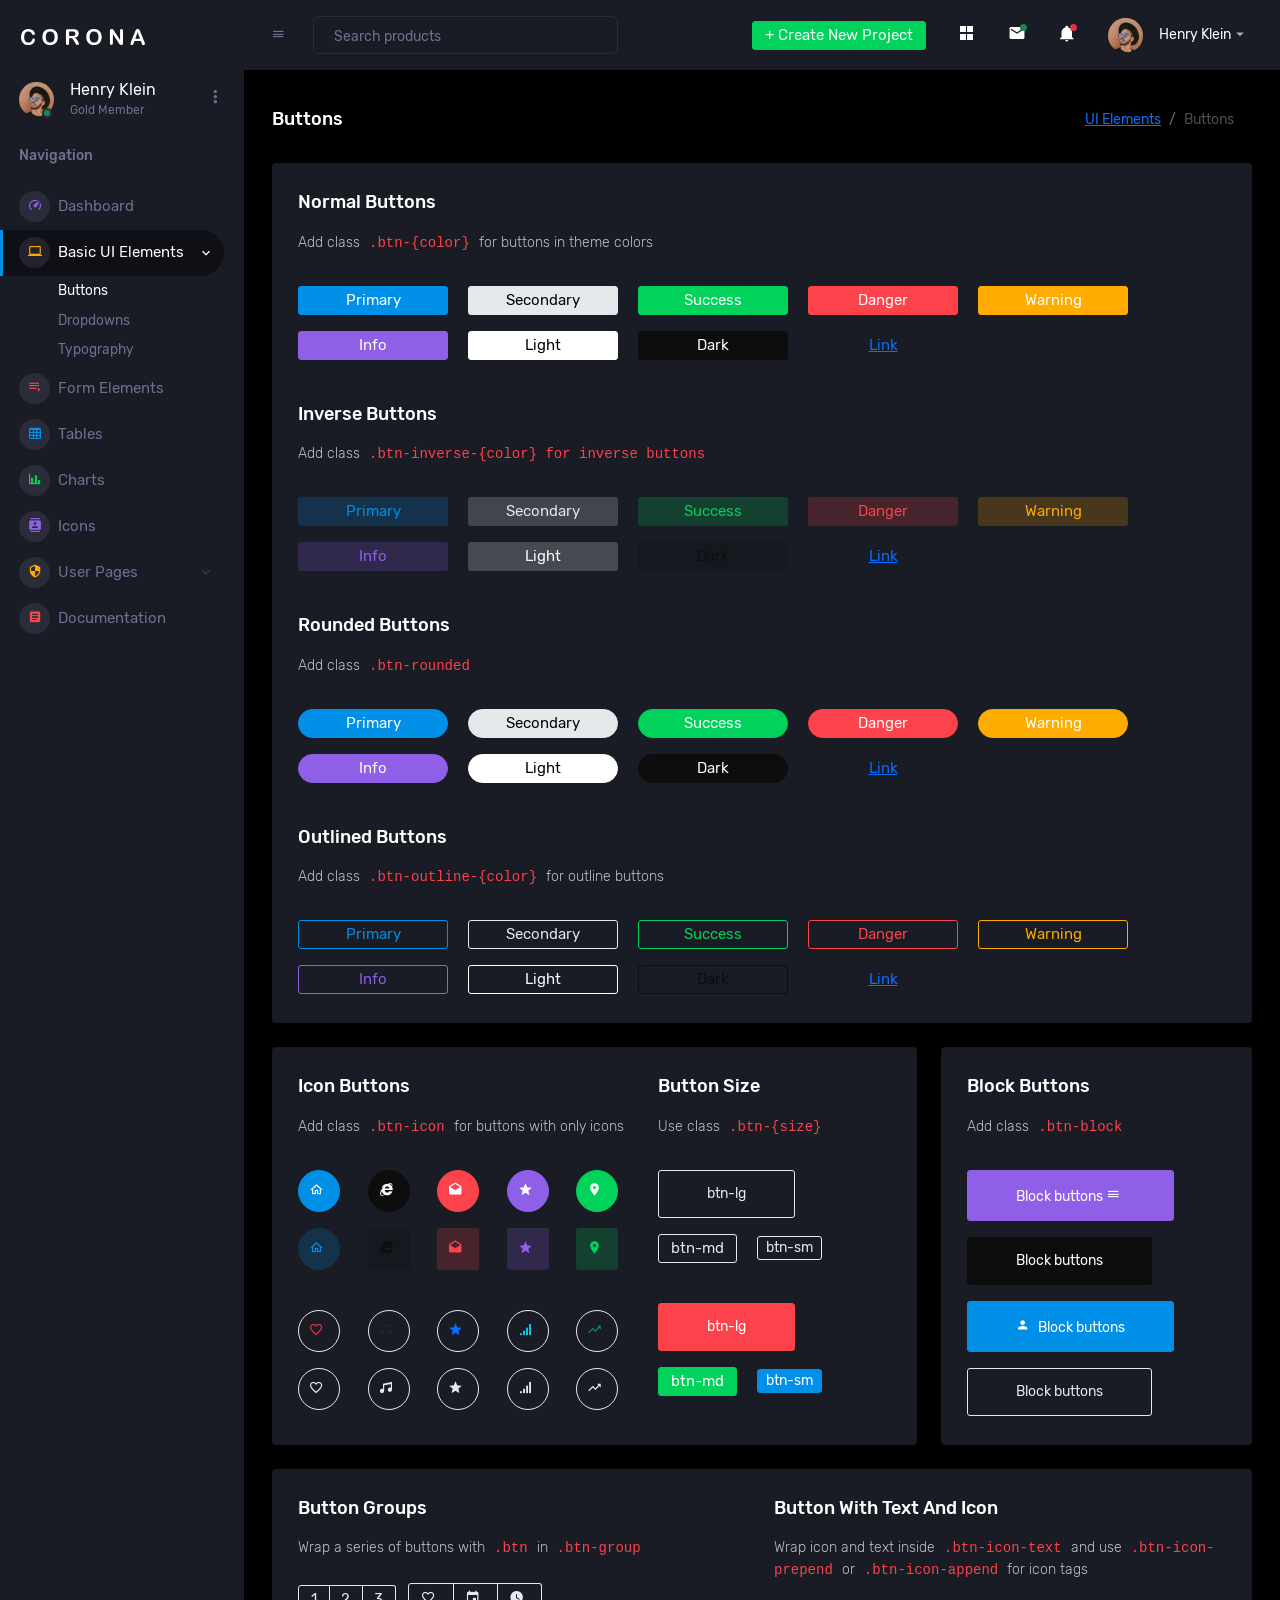
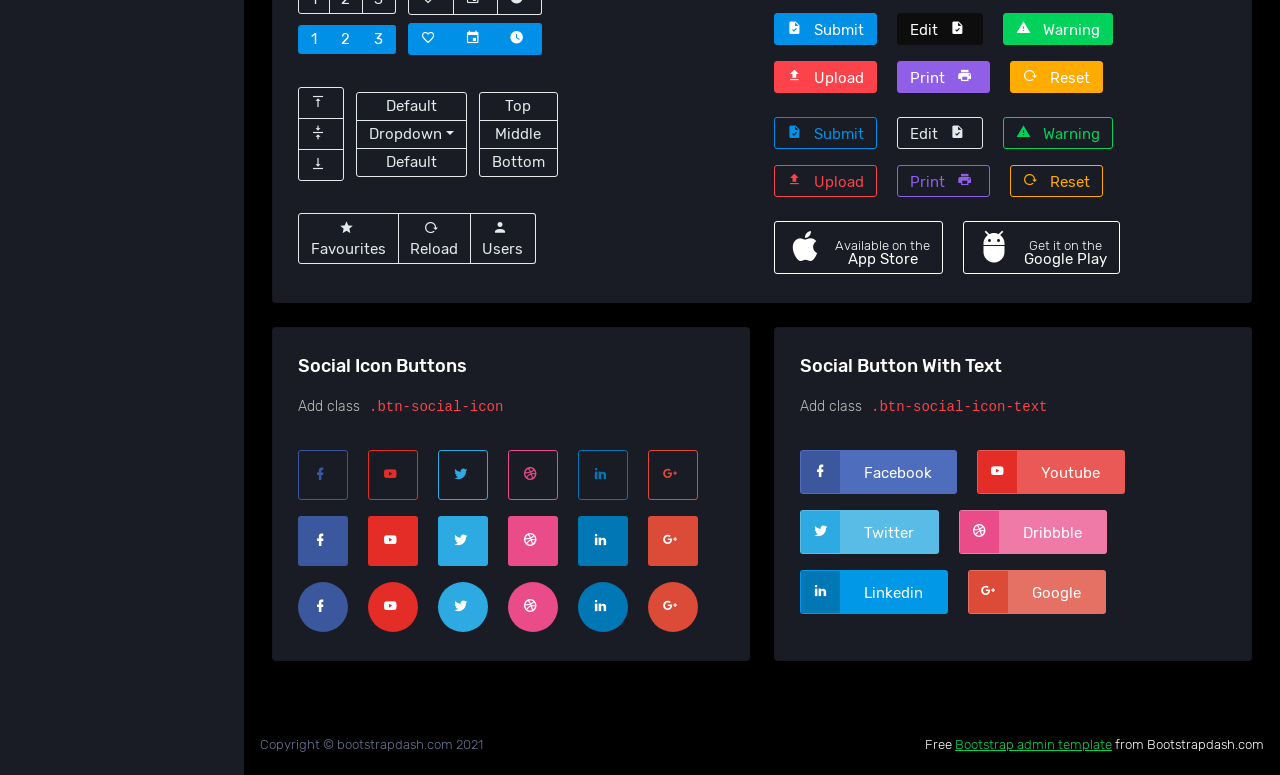
<file: AdminPanel/wwwroot/pages/ui-features/buttons.html>
<!DOCTYPE html>
<html lang="en">
  <head>
    <!-- Required meta tags -->
    <meta charset="utf-8">
    <meta name="viewport" content="width=device-width, initial-scale=1, shrink-to-fit=no">
    <title>Corona Admin</title>
    <!-- plugins:css -->
    <link rel="stylesheet" href="../../assets/vendors/mdi/css/materialdesignicons.min.css">
    <link rel="stylesheet" href="../../assets/vendors/css/vendor.bundle.base.css">
    <!-- endinject -->
    <!-- Plugin css for this page -->
    <!-- End Plugin css for this page -->
    <!-- inject:css -->
    <!-- endinject -->
    <!-- Layout styles -->
    <link rel="stylesheet" href="../../assets/css/style.css">
    <!-- End layout styles -->
    <link rel="shortcut icon" href="../../assets/images/favicon.png" />
  </head>
  <body>
    <div class="container-scroller">
      <!-- partial:../../partials/_sidebar.html -->
      <nav class="sidebar sidebar-offcanvas" id="sidebar">
        <div class="sidebar-brand-wrapper d-none d-lg-flex align-items-center justify-content-center fixed-top">
          <a class="sidebar-brand brand-logo" href="../../index.html"><img src="../../assets/images/logo.svg" alt="logo" /></a>
          <a class="sidebar-brand brand-logo-mini" href="../../index.html"><img src="../../assets/images/logo-mini.svg" alt="logo" /></a>
        </div>
        <ul class="nav">
          <li class="nav-item profile">
            <div class="profile-desc">
              <div class="profile-pic">
                <div class="count-indicator">
                  <img class="img-xs rounded-circle " src="../../assets/images/faces/face15.jpg" alt="">
                  <span class="count bg-success"></span>
                </div>
                <div class="profile-name">
                  <h5 class="mb-0 font-weight-normal">Henry Klein</h5>
                  <span>Gold Member</span>
                </div>
              </div>
              <a href="#" id="profile-dropdown" data-bs-toggle="dropdown"><i class="mdi mdi-dots-vertical"></i></a>
              <div class="dropdown-menu dropdown-menu-right sidebar-dropdown preview-list" aria-labelledby="profile-dropdown">
                <a href="#" class="dropdown-item preview-item">
                  <div class="preview-thumbnail">
                    <div class="preview-icon bg-dark rounded-circle">
                      <i class="mdi mdi-settings text-primary"></i>
                    </div>
                  </div>
                  <div class="preview-item-content">
                    <p class="preview-subject ellipsis mb-1 text-small">Account settings</p>
                  </div>
                </a>
                <div class="dropdown-divider"></div>
                <a href="#" class="dropdown-item preview-item">
                  <div class="preview-thumbnail">
                    <div class="preview-icon bg-dark rounded-circle">
                      <i class="mdi mdi-onepassword  text-info"></i>
                    </div>
                  </div>
                  <div class="preview-item-content">
                    <p class="preview-subject ellipsis mb-1 text-small">Change Password</p>
                  </div>
                </a>
                <div class="dropdown-divider"></div>
                <a href="#" class="dropdown-item preview-item">
                  <div class="preview-thumbnail">
                    <div class="preview-icon bg-dark rounded-circle">
                      <i class="mdi mdi-calendar-today text-success"></i>
                    </div>
                  </div>
                  <div class="preview-item-content">
                    <p class="preview-subject ellipsis mb-1 text-small">To-do list</p>
                  </div>
                </a>
              </div>
            </div>
          </li>
          <li class="nav-item nav-category">
            <span class="nav-link">Navigation</span>
          </li>
          <li class="nav-item menu-items">
            <a class="nav-link" href="../../index.html">
              <span class="menu-icon">
                <i class="mdi mdi-speedometer"></i>
              </span>
              <span class="menu-title">Dashboard</span>
            </a>
          </li>
          <li class="nav-item menu-items">
            <a class="nav-link" data-bs-toggle="collapse" href="#ui-basic" aria-expanded="false" aria-controls="ui-basic">
              <span class="menu-icon">
                <i class="mdi mdi-laptop"></i>
              </span>
              <span class="menu-title">Basic UI Elements</span>
              <i class="menu-arrow"></i>
            </a>
            <div class="collapse" id="ui-basic">
              <ul class="nav flex-column sub-menu">
                <li class="nav-item"> <a class="nav-link" href="../../pages/ui-features/buttons.html">Buttons</a></li>
                <li class="nav-item"> <a class="nav-link" href="../../pages/ui-features/dropdowns.html">Dropdowns</a></li>
                <li class="nav-item"> <a class="nav-link" href="../../pages/ui-features/typography.html">Typography</a></li>
              </ul>
            </div>
          </li>
          <li class="nav-item menu-items">
            <a class="nav-link" href="../../pages/forms/basic_elements.html">
              <span class="menu-icon">
                <i class="mdi mdi-playlist-play"></i>
              </span>
              <span class="menu-title">Form Elements</span>
            </a>
          </li>
          <li class="nav-item menu-items">
            <a class="nav-link" href="../../pages/tables/basic-table.html">
              <span class="menu-icon">
                <i class="mdi mdi-table-large"></i>
              </span>
              <span class="menu-title">Tables</span>
            </a>
          </li>
          <li class="nav-item menu-items">
            <a class="nav-link" href="../../pages/charts/chartjs.html">
              <span class="menu-icon">
                <i class="mdi mdi-chart-bar"></i>
              </span>
              <span class="menu-title">Charts</span>
            </a>
          </li>
          <li class="nav-item menu-items">
            <a class="nav-link" href="../../pages/icons/mdi.html">
              <span class="menu-icon">
                <i class="mdi mdi-contacts"></i>
              </span>
              <span class="menu-title">Icons</span>
            </a>
          </li>
          <li class="nav-item menu-items">
            <a class="nav-link" data-bs-toggle="collapse" href="#auth" aria-expanded="false" aria-controls="auth">
              <span class="menu-icon">
                <i class="mdi mdi-security"></i>
              </span>
              <span class="menu-title">User Pages</span>
              <i class="menu-arrow"></i>
            </a>
            <div class="collapse" id="auth">
              <ul class="nav flex-column sub-menu">
                <li class="nav-item"> <a class="nav-link" href="../../pages/samples/blank-page.html"> Blank Page </a></li>
                <li class="nav-item"> <a class="nav-link" href="../../pages/samples/error-404.html"> 404 </a></li>
                <li class="nav-item"> <a class="nav-link" href="../../pages/samples/error-500.html"> 500 </a></li>
                <li class="nav-item"> <a class="nav-link" href="../../pages/samples/login.html"> Login </a></li>
                <li class="nav-item"> <a class="nav-link" href="../../pages/samples/register.html"> Register </a></li>
              </ul>
            </div>
          </li>
          <li class="nav-item menu-items">
            <a class="nav-link" href="http://www.bootstrapdash.com/demo/corona-free/jquery/documentation/documentation.html">
              <span class="menu-icon">
                <i class="mdi mdi-file-document-box"></i>
              </span>
              <span class="menu-title">Documentation</span>
            </a>
          </li>
        </ul>
      </nav>
      <!-- partial -->
      <div class="container-fluid page-body-wrapper">
        <!-- partial:../../partials/_navbar.html -->
        <nav class="navbar p-0 fixed-top d-flex flex-row">
          <div class="navbar-brand-wrapper d-flex d-lg-none align-items-center justify-content-center">
            <a class="navbar-brand brand-logo-mini" href="../../index.html"><img src="../../assets/images/logo-mini.svg" alt="logo" /></a>
          </div>
          <div class="navbar-menu-wrapper flex-grow d-flex align-items-stretch">
            <button class="navbar-toggler navbar-toggler align-self-center" type="button" data-toggle="minimize">
              <span class="mdi mdi-menu"></span>
            </button>
            <ul class="navbar-nav w-100">
              <li class="nav-item w-100">
                <form class="nav-link mt-2 mt-md-0 d-none d-lg-flex search">
                  <input type="text" class="form-control" placeholder="Search products">
                </form>
              </li>
            </ul>
            <ul class="navbar-nav navbar-nav-right">
              <li class="nav-item dropdown d-none d-lg-block">
                <a class="nav-link btn btn-success create-new-button" id="createbuttonDropdown" data-bs-toggle="dropdown" aria-expanded="false" href="#">+ Create New Project</a>
                <div class="dropdown-menu dropdown-menu-right navbar-dropdown preview-list" aria-labelledby="createbuttonDropdown">
                  <h6 class="p-3 mb-0">Projects</h6>
                  <div class="dropdown-divider"></div>
                  <a class="dropdown-item preview-item">
                    <div class="preview-thumbnail">
                      <div class="preview-icon bg-dark rounded-circle">
                        <i class="mdi mdi-file-outline text-primary"></i>
                      </div>
                    </div>
                    <div class="preview-item-content">
                      <p class="preview-subject ellipsis mb-1">Software Development</p>
                    </div>
                  </a>
                  <div class="dropdown-divider"></div>
                  <a class="dropdown-item preview-item">
                    <div class="preview-thumbnail">
                      <div class="preview-icon bg-dark rounded-circle">
                        <i class="mdi mdi-web text-info"></i>
                      </div>
                    </div>
                    <div class="preview-item-content">
                      <p class="preview-subject ellipsis mb-1">UI Development</p>
                    </div>
                  </a>
                  <div class="dropdown-divider"></div>
                  <a class="dropdown-item preview-item">
                    <div class="preview-thumbnail">
                      <div class="preview-icon bg-dark rounded-circle">
                        <i class="mdi mdi-layers text-danger"></i>
                      </div>
                    </div>
                    <div class="preview-item-content">
                      <p class="preview-subject ellipsis mb-1">Software Testing</p>
                    </div>
                  </a>
                  <div class="dropdown-divider"></div>
                  <p class="p-3 mb-0 text-center">See all projects</p>
                </div>
              </li>
              <li class="nav-item nav-settings d-none d-lg-block">
                <a class="nav-link" href="#">
                  <i class="mdi mdi-view-grid"></i>
                </a>
              </li>
              <li class="nav-item dropdown border-left">
                <a class="nav-link count-indicator dropdown-toggle" id="messageDropdown" href="#" data-bs-toggle="dropdown" aria-expanded="false">
                  <i class="mdi mdi-email"></i>
                  <span class="count bg-success"></span>
                </a>
                <div class="dropdown-menu dropdown-menu-right navbar-dropdown preview-list" aria-labelledby="messageDropdown">
                  <h6 class="p-3 mb-0">Messages</h6>
                  <div class="dropdown-divider"></div>
                  <a class="dropdown-item preview-item">
                    <div class="preview-thumbnail">
                      <img src="../../assets/images/faces/face4.jpg" alt="image" class="rounded-circle profile-pic">
                    </div>
                    <div class="preview-item-content">
                      <p class="preview-subject ellipsis mb-1">Mark send you a message</p>
                      <p class="text-muted mb-0"> 1 Minutes ago </p>
                    </div>
                  </a>
                  <div class="dropdown-divider"></div>
                  <a class="dropdown-item preview-item">
                    <div class="preview-thumbnail">
                      <img src="../../assets/images/faces/face2.jpg" alt="image" class="rounded-circle profile-pic">
                    </div>
                    <div class="preview-item-content">
                      <p class="preview-subject ellipsis mb-1">Cregh send you a message</p>
                      <p class="text-muted mb-0"> 15 Minutes ago </p>
                    </div>
                  </a>
                  <div class="dropdown-divider"></div>
                  <a class="dropdown-item preview-item">
                    <div class="preview-thumbnail">
                      <img src="../../assets/images/faces/face3.jpg" alt="image" class="rounded-circle profile-pic">
                    </div>
                    <div class="preview-item-content">
                      <p class="preview-subject ellipsis mb-1">Profile picture updated</p>
                      <p class="text-muted mb-0"> 18 Minutes ago </p>
                    </div>
                  </a>
                  <div class="dropdown-divider"></div>
                  <p class="p-3 mb-0 text-center">4 new messages</p>
                </div>
              </li>
              <li class="nav-item dropdown border-left">
                <a class="nav-link count-indicator dropdown-toggle" id="notificationDropdown" href="#" data-bs-toggle="dropdown">
                  <i class="mdi mdi-bell"></i>
                  <span class="count bg-danger"></span>
                </a>
                <div class="dropdown-menu dropdown-menu-right navbar-dropdown preview-list" aria-labelledby="notificationDropdown">
                  <h6 class="p-3 mb-0">Notifications</h6>
                  <div class="dropdown-divider"></div>
                  <a class="dropdown-item preview-item">
                    <div class="preview-thumbnail">
                      <div class="preview-icon bg-dark rounded-circle">
                        <i class="mdi mdi-calendar text-success"></i>
                      </div>
                    </div>
                    <div class="preview-item-content">
                      <p class="preview-subject mb-1">Event today</p>
                      <p class="text-muted ellipsis mb-0"> Just a reminder that you have an event today </p>
                    </div>
                  </a>
                  <div class="dropdown-divider"></div>
                  <a class="dropdown-item preview-item">
                    <div class="preview-thumbnail">
                      <div class="preview-icon bg-dark rounded-circle">
                        <i class="mdi mdi-settings text-danger"></i>
                      </div>
                    </div>
                    <div class="preview-item-content">
                      <p class="preview-subject mb-1">Settings</p>
                      <p class="text-muted ellipsis mb-0"> Update dashboard </p>
                    </div>
                  </a>
                  <div class="dropdown-divider"></div>
                  <a class="dropdown-item preview-item">
                    <div class="preview-thumbnail">
                      <div class="preview-icon bg-dark rounded-circle">
                        <i class="mdi mdi-link-variant text-warning"></i>
                      </div>
                    </div>
                    <div class="preview-item-content">
                      <p class="preview-subject mb-1">Launch Admin</p>
                      <p class="text-muted ellipsis mb-0"> New admin wow! </p>
                    </div>
                  </a>
                  <div class="dropdown-divider"></div>
                  <p class="p-3 mb-0 text-center">See all notifications</p>
                </div>
              </li>
              <li class="nav-item dropdown">
                <a class="nav-link" id="profileDropdown" href="#" data-bs-toggle="dropdown">
                  <div class="navbar-profile">
                    <img class="img-xs rounded-circle" src="../../assets/images/faces/face15.jpg" alt="">
                    <p class="mb-0 d-none d-sm-block navbar-profile-name">Henry Klein</p>
                    <i class="mdi mdi-menu-down d-none d-sm-block"></i>
                  </div>
                </a>
                <div class="dropdown-menu dropdown-menu-right navbar-dropdown preview-list" aria-labelledby="profileDropdown">
                  <h6 class="p-3 mb-0">Profile</h6>
                  <div class="dropdown-divider"></div>
                  <a class="dropdown-item preview-item">
                    <div class="preview-thumbnail">
                      <div class="preview-icon bg-dark rounded-circle">
                        <i class="mdi mdi-settings text-success"></i>
                      </div>
                    </div>
                    <div class="preview-item-content">
                      <p class="preview-subject mb-1">Settings</p>
                    </div>
                  </a>
                  <div class="dropdown-divider"></div>
                  <a class="dropdown-item preview-item">
                    <div class="preview-thumbnail">
                      <div class="preview-icon bg-dark rounded-circle">
                        <i class="mdi mdi-logout text-danger"></i>
                      </div>
                    </div>
                    <div class="preview-item-content">
                      <p class="preview-subject mb-1">Log out</p>
                    </div>
                  </a>
                  <div class="dropdown-divider"></div>
                  <p class="p-3 mb-0 text-center">Advanced settings</p>
                </div>
              </li>
            </ul>
            <button class="navbar-toggler navbar-toggler-right d-lg-none align-self-center" type="button" data-toggle="offcanvas">
              <span class="mdi mdi-format-line-spacing"></span>
            </button>
          </div>
        </nav>
        <!-- partial -->
        <div class="main-panel">
          <div class="content-wrapper">
            <div class="page-header">
              <h3 class="page-title"> Buttons </h3>
              <nav aria-label="breadcrumb">
                <ol class="breadcrumb">
                  <li class="breadcrumb-item"><a href="#">UI Elements</a></li>
                  <li class="breadcrumb-item active" aria-current="page">Buttons</li>
                </ol>
              </nav>
            </div>
            <div class="row">
              <div class="col-12 grid-margin stretch-card">
                <div class="card">
                  <div class="card-body">
                    <h4 class="card-title">Normal buttons</h4>
                    <p class="card-description">Add class <code>.btn-{color}</code> for buttons in theme colors</p>
                    <div class="template-demo">
                      <button type="button" class="btn btn-primary btn-fw">Primary</button>
                      <button type="button" class="btn btn-secondary btn-fw">Secondary</button>
                      <button type="button" class="btn btn-success btn-fw">Success</button>
                      <button type="button" class="btn btn-danger btn-fw">Danger</button>
                      <button type="button" class="btn btn-warning btn-fw">Warning</button>
                      <button type="button" class="btn btn-info btn-fw">Info</button>
                      <button type="button" class="btn btn-light btn-fw">Light</button>
                      <button type="button" class="btn btn-dark btn-fw">Dark</button>
                      <button type="button" class="btn btn-link btn-fw">Link</button>
                    </div>
                  </div>
                  <div class="card-body">
                    <h4 class="card-title">Inverse buttons</h4>
                    <p class="card-description">Add class <code>.btn-inverse-{color} for inverse buttons</code></p>
                    <div class="template-demo">
                      <button type="button" class="btn btn-inverse-primary btn-fw">Primary</button>
                      <button type="button" class="btn btn-inverse-secondary btn-fw">Secondary</button>
                      <button type="button" class="btn btn-inverse-success btn-fw">Success</button>
                      <button type="button" class="btn btn-inverse-danger btn-fw">Danger</button>
                      <button type="button" class="btn btn-inverse-warning btn-fw">Warning</button>
                      <button type="button" class="btn btn-inverse-info btn-fw">Info</button>
                      <button type="button" class="btn btn-inverse-light btn-fw">Light</button>
                      <button type="button" class="btn btn-inverse-dark btn-fw">Dark</button>
                      <button type="button" class="btn btn-link btn-fw">Link</button>
                    </div>
                  </div>
                  <div class="card-body">
                    <h4 class="card-title">Rounded buttons</h4>
                    <p class="card-description">Add class <code>.btn-rounded</code></p>
                    <div class="template-demo">
                      <button type="button" class="btn btn-primary btn-rounded btn-fw">Primary</button>
                      <button type="button" class="btn btn-secondary btn-rounded btn-fw">Secondary</button>
                      <button type="button" class="btn btn-success btn-rounded btn-fw">Success</button>
                      <button type="button" class="btn btn-danger btn-rounded btn-fw">Danger</button>
                      <button type="button" class="btn btn-warning btn-rounded btn-fw">Warning</button>
                      <button type="button" class="btn btn-info btn-rounded btn-fw">Info</button>
                      <button type="button" class="btn btn-light btn-rounded btn-fw">Light</button>
                      <button type="button" class="btn btn-dark btn-rounded btn-fw">Dark</button>
                      <button type="button" class="btn btn-link btn-rounded btn-fw">Link</button>
                    </div>
                  </div>
                  <div class="card-body">
                    <h4 class="card-title">Outlined buttons</h4>
                    <p class="card-description">Add class <code>.btn-outline-{color}</code> for outline buttons</p>
                    <div class="template-demo">
                      <button type="button" class="btn btn-outline-primary btn-fw">Primary</button>
                      <button type="button" class="btn btn-outline-secondary btn-fw">Secondary</button>
                      <button type="button" class="btn btn-outline-success btn-fw">Success</button>
                      <button type="button" class="btn btn-outline-danger btn-fw">Danger</button>
                      <button type="button" class="btn btn-outline-warning btn-fw">Warning</button>
                      <button type="button" class="btn btn-outline-info btn-fw">Info</button>
                      <button type="button" class="btn btn-outline-light btn-fw">Light</button>
                      <button type="button" class="btn btn-outline-dark btn-fw">Dark</button>
                      <button type="button" class="btn btn-link btn-fw">Link</button>
                    </div>
                  </div>
                </div>
              </div>
              <div class="col-md-8 grid-margin stretch-card">
                <div class="card">
                  <div class="card-body">
                    <div class="row">
                      <div class="col-md-7">
                        <h4 class="card-title">Icon Buttons</h4>
                        <p class="card-description">Add class <code>.btn-icon</code> for buttons with only icons</p>
                        <div class="template-demo d-flex justify-content-between flex-nowrap">
                          <button type="button" class="btn btn-primary btn-rounded btn-icon">
                            <i class="mdi mdi-home-outline"></i>
                          </button>
                          <button type="button" class="btn btn-dark btn-rounded btn-icon">
                            <i class="mdi mdi-internet-explorer"></i>
                          </button>
                          <button type="button" class="btn btn-danger btn-rounded btn-icon">
                            <i class="mdi mdi-email-open"></i>
                          </button>
                          <button type="button" class="btn btn-info btn-rounded btn-icon">
                            <i class="mdi mdi-star"></i>
                          </button>
                          <button type="button" class="btn btn-success btn-rounded btn-icon">
                            <i class="mdi mdi-map-marker"></i>
                          </button>
                        </div>
                        <div class="template-demo d-flex justify-content-between flex-nowrap">
                          <button type="button" class="btn btn-inverse-primary btn-rounded btn-icon">
                            <i class="mdi mdi-home-outline"></i>
                          </button>
                          <button type="button" class="btn btn-inverse-dark btn-icon">
                            <i class="mdi mdi-internet-explorer"></i>
                          </button>
                          <button type="button" class="btn btn-inverse-danger btn-icon">
                            <i class="mdi mdi-email-open"></i>
                          </button>
                          <button type="button" class="btn btn-inverse-info btn-icon">
                            <i class="mdi mdi-star"></i>
                          </button>
                          <button type="button" class="btn btn-inverse-success btn-icon">
                            <i class="mdi mdi-map-marker"></i>
                          </button>
                        </div>
                        <div class="template-demo d-flex justify-content-between flex-nowrap mt-4">
                          <button type="button" class="btn btn-outline-secondary btn-rounded btn-icon">
                            <i class="mdi mdi-heart-outline text-danger"></i>
                          </button>
                          <button type="button" class="btn btn-outline-secondary btn-rounded btn-icon">
                            <i class="mdi mdi-music text-dark"></i>
                          </button>
                          <button type="button" class="btn btn-outline-secondary btn-rounded btn-icon">
                            <i class="mdi mdi-star text-primary"></i>
                          </button>
                          <button type="button" class="btn btn-outline-secondary btn-rounded btn-icon">
                            <i class="mdi mdi-signal text-info"></i>
                          </button>
                          <button type="button" class="btn btn-outline-secondary btn-rounded btn-icon">
                            <i class="mdi mdi-trending-up text-success"></i>
                          </button>
                        </div>
                        <div class="template-demo d-flex justify-content-between flex-nowrap">
                          <button type="button" class="btn btn-outline-secondary btn-rounded btn-icon">
                            <i class="mdi mdi-heart-outline"></i>
                          </button>
                          <button type="button" class="btn btn-outline-secondary btn-rounded btn-icon">
                            <i class="mdi mdi-music"></i>
                          </button>
                          <button type="button" class="btn btn-outline-secondary btn-rounded btn-icon">
                            <i class="mdi mdi-star"></i>
                          </button>
                          <button type="button" class="btn btn-outline-secondary btn-rounded btn-icon">
                            <i class="mdi mdi-signal"></i>
                          </button>
                          <button type="button" class="btn btn-outline-secondary btn-rounded btn-icon">
                            <i class="mdi mdi-trending-up"></i>
                          </button>
                        </div>
                      </div>
                      <div class="col-md-5">
                        <h4 class="card-title">Button Size</h4>
                        <p class="card-description">Use class <code>.btn-{size}</code></p>
                        <div class="template-demo">
                          <button type="button" class="btn btn-outline-secondary btn-lg">btn-lg</button>
                          <button type="button" class="btn btn-outline-secondary btn-md">btn-md</button>
                          <button type="button" class="btn btn-outline-secondary btn-sm">btn-sm</button>
                        </div>
                        <div class="template-demo mt-4">
                          <button type="button" class="btn btn-danger btn-lg">btn-lg</button>
                          <button type="button" class="btn btn-success btn-md">btn-md</button>
                          <button type="button" class="btn btn-primary btn-sm">btn-sm</button>
                        </div>
                      </div>
                    </div>
                  </div>
                </div>
              </div>
              <div class="col-md-4 grid-margin stretch-card">
                <div class="card">
                  <div class="card-body">
                    <h4 class="card-title">Block buttons</h4>
                    <p class="card-description">Add class <code>.btn-block</code></p>
                    <div class="template-demo">
                      <button type="button" class="btn btn-info btn-lg btn-block">Block buttons <i class="mdi mdi-menu float-right"></i>
                      </button>
                      <button type="button" class="btn btn-dark btn-lg btn-block">Block buttons</button>
                      <button type="button" class="btn btn-primary btn-lg btn-block">
                        <i class="mdi mdi-account"></i> Block buttons </button>
                      <button type="button" class="btn btn-outline-secondary btn-lg btn-block">Block buttons</button>
                    </div>
                  </div>
                </div>
              </div>
              <div class="col-12 grid-margin">
                <div class="card">
                  <div class="card-body">
                    <div class="row">
                      <div class="col-md-6">
                        <h4 class="card-title">Button groups</h4>
                        <p class="card-description">Wrap a series of buttons with <code>.btn</code> in <code>.btn-group</code></p>
                        <div class="template-demo">
                          <div class="btn-group" role="group" aria-label="Basic example">
                            <button type="button" class="btn btn-outline-secondary">1</button>
                            <button type="button" class="btn btn-outline-secondary">2</button>
                            <button type="button" class="btn btn-outline-secondary">3</button>
                          </div>
                          <div class="btn-group" role="group" aria-label="Basic example">
                            <button type="button" class="btn btn-outline-secondary">
                              <i class="mdi mdi-heart-outline"></i>
                            </button>
                            <button type="button" class="btn btn-outline-secondary">
                              <i class="mdi mdi-calendar"></i>
                            </button>
                            <button type="button" class="btn btn-outline-secondary">
                              <i class="mdi mdi-clock"></i>
                            </button>
                          </div>
                        </div>
                        <div class="template-demo">
                          <div class="btn-group" role="group" aria-label="Basic example">
                            <button type="button" class="btn btn-primary">1</button>
                            <button type="button" class="btn btn-primary">2</button>
                            <button type="button" class="btn btn-primary">3</button>
                          </div>
                          <div class="btn-group" role="group" aria-label="Basic example">
                            <button type="button" class="btn btn-primary">
                              <i class="mdi mdi-heart-outline"></i>
                            </button>
                            <button type="button" class="btn btn-primary">
                              <i class="mdi mdi-calendar"></i>
                            </button>
                            <button type="button" class="btn btn-primary">
                              <i class="mdi mdi-clock"></i>
                            </button>
                          </div>
                        </div>
                        <div class="template-demo mt-4">
                          <div class="btn-group-vertical" role="group" aria-label="Basic example">
                            <button type="button" class="btn btn-outline-secondary">
                              <i class="mdi mdi-format-vertical-align-top"></i>
                            </button>
                            <button type="button" class="btn btn-outline-secondary">
                              <i class="mdi mdi-format-vertical-align-center"></i>
                            </button>
                            <button type="button" class="btn btn-outline-secondary">
                              <i class="mdi mdi-format-vertical-align-bottom"></i>
                            </button>
                          </div>
                          <div class="btn-group-vertical" role="group" aria-label="Basic example">
                            <button type="button" class="btn btn-outline-secondary">Default</button>
                            <div class="btn-group">
                              <button type="button" class="btn btn-outline-secondary dropdown-toggle" data-bs-toggle="dropdown">Dropdown</button>
                              <div class="dropdown-menu">
                                <a class="dropdown-item">Go back</a>
                                <a class="dropdown-item">Delete</a>
                                <a class="dropdown-item">Swap</a>
                              </div>
                            </div>
                            <button type="button" class="btn btn-outline-secondary">Default</button>
                          </div>
                          <div class="btn-group-vertical" role="group" aria-label="Basic example">
                            <button type="button" class="btn btn-outline-secondary">Top</button>
                            <button type="button" class="btn btn-outline-secondary">Middle</button>
                            <button type="button" class="btn btn-outline-secondary">Bottom</button>
                          </div>
                        </div>
                        <div class="template-demo mt-4">
                          <div class="btn-group" role="group" aria-label="Basic example">
                            <button type="button" class="btn btn-outline-secondary">
                              <i class="mdi mdi-star d-block mb-1"></i> Favourites </button>
                            <button type="button" class="btn btn-outline-secondary">
                              <i class="mdi mdi-reload d-block mb-1"></i> Reload </button>
                            <button type="button" class="btn btn-outline-secondary">
                              <i class="mdi mdi-account d-block mb-1"></i> Users </button>
                          </div>
                        </div>
                      </div>
                      <div class="col-md-6">
                        <h4 class="card-title">Button with text and icon</h4>
                        <p class="card-description">Wrap icon and text inside <code>.btn-icon-text</code> and use <code>.btn-icon-prepend</code> or <code>.btn-icon-append</code> for icon tags</p>
                        <div class="template-demo">
                          <button type="button" class="btn btn-primary btn-icon-text">
                            <i class="mdi mdi-file-check btn-icon-prepend"></i> Submit </button>
                          <button type="button" class="btn btn-dark btn-icon-text"> Edit <i class="mdi mdi-file-check btn-icon-append"></i>
                          </button>
                          <button type="button" class="btn btn-success btn-icon-text">
                            <i class="mdi mdi-alert btn-icon-prepend"></i> Warning </button>
                        </div>
                        <div class="template-demo">
                          <button type="button" class="btn btn-danger btn-icon-text">
                            <i class="mdi mdi-upload btn-icon-prepend"></i> Upload </button>
                          <button type="button" class="btn btn-info btn-icon-text"> Print <i class="mdi mdi-printer btn-icon-append"></i>
                          </button>
                          <button type="button" class="btn btn-warning btn-icon-text">
                            <i class="mdi mdi-reload btn-icon-prepend"></i> Reset </button>
                        </div>
                        <div class="template-demo mt-2">
                          <button type="button" class="btn btn-outline-primary btn-icon-text">
                            <i class="mdi mdi-file-check btn-icon-prepend"></i> Submit </button>
                          <button type="button" class="btn btn-outline-secondary btn-icon-text"> Edit <i class="mdi mdi-file-check btn-icon-append"></i>
                          </button>
                          <button type="button" class="btn btn-outline-success btn-icon-text">
                            <i class="mdi mdi-alert btn-icon-prepend"></i> Warning </button>
                        </div>
                        <div class="template-demo">
                          <button type="button" class="btn btn-outline-danger btn-icon-text">
                            <i class="mdi mdi-upload btn-icon-prepend"></i> Upload </button>
                          <button type="button" class="btn btn-outline-info btn-icon-text"> Print <i class="mdi mdi-printer btn-icon-append"></i>
                          </button>
                          <button type="button" class="btn btn-outline-warning btn-icon-text">
                            <i class="mdi mdi-reload btn-icon-prepend"></i> Reset </button>
                        </div>
                        <div class="template-demo mt-2">
                          <button class="btn btn-outline-light btn-icon-text">
                            <i class="mdi mdi-apple btn-icon-prepend mdi-36px"></i>
                            <span class="d-inline-block text-left">
                              <small class="font-weight-light d-block">Available on the</small> App Store </span>
                          </button>
                          <button class="btn btn-outline-light btn-icon-text">
                            <i class="mdi mdi-android-debug-bridge btn-icon-prepend mdi-36px"></i>
                            <span class="d-inline-block text-left">
                              <small class="font-weight-light d-block">Get it on the</small> Google Play </span>
                          </button>
                        </div>
                      </div>
                    </div>
                  </div>
                </div>
              </div>
              <div class="col-md-6 grid-margin stretch-card">
                <div class="card">
                  <div class="card-body">
                    <h4 class="card-title">Social Icon Buttons</h4>
                    <p class="card-description">Add class <code>.btn-social-icon</code></p>
                    <div class="template-demo">
                      <button type="button" class="btn btn-social-icon btn-outline-facebook"><i class="mdi mdi-facebook"></i></button>
                      <button type="button" class="btn btn-social-icon btn-outline-youtube"><i class="mdi mdi-youtube"></i></button>
                      <button type="button" class="btn btn-social-icon btn-outline-twitter"><i class="mdi mdi-twitter"></i></button>
                      <button type="button" class="btn btn-social-icon btn-outline-dribbble"><i class="mdi mdi-dribbble"></i></button>
                      <button type="button" class="btn btn-social-icon btn-outline-linkedin"><i class="mdi mdi-linkedin"></i></button>
                      <button type="button" class="btn btn-social-icon btn-outline-google"><i class="mdi mdi-google-plus"></i></button>
                    </div>
                    <div class="template-demo">
                      <button type="button" class="btn btn-social-icon btn-facebook"><i class="mdi mdi-facebook"></i></button>
                      <button type="button" class="btn btn-social-icon btn-youtube"><i class="mdi mdi-youtube"></i></button>
                      <button type="button" class="btn btn-social-icon btn-twitter"><i class="mdi mdi-twitter"></i></button>
                      <button type="button" class="btn btn-social-icon btn-dribbble"><i class="mdi mdi-dribbble"></i></button>
                      <button type="button" class="btn btn-social-icon btn-linkedin"><i class="mdi mdi-linkedin"></i></button>
                      <button type="button" class="btn btn-social-icon btn-google"><i class="mdi mdi-google-plus"></i></button>
                    </div>
                    <div class="template-demo">
                      <button type="button" class="btn btn-social-icon btn-facebook btn-rounded"><i class="mdi mdi-facebook"></i></button>
                      <button type="button" class="btn btn-social-icon btn-youtube btn-rounded"><i class="mdi mdi-youtube"></i></button>
                      <button type="button" class="btn btn-social-icon btn-twitter btn-rounded"><i class="mdi mdi-twitter"></i></button>
                      <button type="button" class="btn btn-social-icon btn-dribbble btn-rounded"><i class="mdi mdi-dribbble"></i></button>
                      <button type="button" class="btn btn-social-icon btn-linkedin btn-rounded"><i class="mdi mdi-linkedin"></i></button>
                      <button type="button" class="btn btn-social-icon btn-google btn-rounded"><i class="mdi mdi-google-plus"></i></button>
                    </div>
                  </div>
                </div>
              </div>
              <div class="col-md-6 grid-margin stretch-card">
                <div class="card">
                  <div class="card-body">
                    <h4 class="card-title">Social button with text</h4>
                    <p class="card-description">Add class <code>.btn-social-icon-text</code></p>
                    <div class="template-demo">
                      <button type="button" class="btn btn-social-icon-text btn-facebook"><i class="mdi mdi-facebook"></i>Facebook</button>
                      <button type="button" class="btn btn-social-icon-text btn-youtube"><i class="mdi mdi-youtube"></i>Youtube</button>
                      <button type="button" class="btn btn-social-icon-text btn-twitter"><i class="mdi mdi-twitter"></i>Twitter</button>
                      <button type="button" class="btn btn-social-icon-text btn-dribbble"><i class="mdi mdi-dribbble"></i>Dribbble</button>
                      <button type="button" class="btn btn-social-icon-text btn-linkedin"><i class="mdi mdi-linkedin"></i>Linkedin</button>
                      <button type="button" class="btn btn-social-icon-text btn-google"><i class="mdi mdi-google-plus"></i>Google</button>
                    </div>
                  </div>
                </div>
              </div>
            </div>
          </div>
          <!-- content-wrapper ends -->
          <!-- partial:../../partials/_footer.html -->
          <footer class="footer">
            <div class="d-sm-flex justify-content-center justify-content-sm-between">
              <span class="text-muted d-block text-center text-sm-left d-sm-inline-block">Copyright © bootstrapdash.com 2021</span>
              <span class="float-none float-sm-right d-block mt-1 mt-sm-0 text-center"> Free <a href="https://www.bootstrapdash.com/bootstrap-admin-template/" target="_blank">Bootstrap admin template</a> from Bootstrapdash.com</span>
            </div>
          </footer>
          <!-- partial -->
        </div>
        <!-- main-panel ends -->
      </div>
      <!-- page-body-wrapper ends -->
    </div>
    <!-- container-scroller -->
    <!-- plugins:js -->
    <script src="../../assets/vendors/js/vendor.bundle.base.js"></script>
    <!-- endinject -->
    <!-- Plugin js for this page -->
    <!-- End plugin js for this page -->
    <!-- inject:js -->
    <script src="../../assets/js/off-canvas.js"></script>
    <script src="../../assets/js/hoverable-collapse.js"></script>
    <script src="../../assets/js/misc.js"></script>
    <script src="../../assets/js/settings.js"></script>
    <script src="../../assets/js/todolist.js"></script>
    <!-- endinject -->
  </body>
</html>
</file>
<file: AdminPanel/wwwroot/assets/vendors/css/vendor.bundle.base.css>
/*
 * Container style
 */
.ps {
  overflow: hidden !important;
  overflow-anchor: none;
  -ms-overflow-style: none;
  touch-action: auto;
  -ms-touch-action: auto;
}

/*
 * Scrollbar rail styles
 */
.ps__rail-x {
  display: none;
  opacity: 0;
  transition: background-color .2s linear, opacity .2s linear;
  -webkit-transition: background-color .2s linear, opacity .2s linear;
  height: 15px;
  /* there must be 'bottom' or 'top' for ps__rail-x */
  bottom: 0px;
  /* please don't change 'position' */
  position: absolute;
}

.ps__rail-y {
  display: none;
  opacity: 0;
  transition: background-color .2s linear, opacity .2s linear;
  -webkit-transition: background-color .2s linear, opacity .2s linear;
  width: 15px;
  /* there must be 'right' or 'left' for ps__rail-y */
  right: 0;
  /* please don't change 'position' */
  position: absolute;
}

.ps--active-x > .ps__rail-x,
.ps--active-y > .ps__rail-y {
  display: block;
  background-color: transparent;
}

.ps:hover > .ps__rail-x,
.ps:hover > .ps__rail-y,
.ps--focus > .ps__rail-x,
.ps--focus > .ps__rail-y,
.ps--scrolling-x > .ps__rail-x,
.ps--scrolling-y > .ps__rail-y {
  opacity: 0.6;
}

.ps .ps__rail-x:hover,
.ps .ps__rail-y:hover,
.ps .ps__rail-x:focus,
.ps .ps__rail-y:focus,
.ps .ps__rail-x.ps--clicking,
.ps .ps__rail-y.ps--clicking {
  background-color: #eee;
  opacity: 0.9;
}

/*
 * Scrollbar thumb styles
 */
.ps__thumb-x {
  background-color: #aaa;
  border-radius: 6px;
  transition: background-color .2s linear, height .2s ease-in-out;
  -webkit-transition: background-color .2s linear, height .2s ease-in-out;
  height: 6px;
  /* there must be 'bottom' for ps__thumb-x */
  bottom: 2px;
  /* please don't change 'position' */
  position: absolute;
}

.ps__thumb-y {
  background-color: #aaa;
  border-radius: 6px;
  transition: background-color .2s linear, width .2s ease-in-out;
  -webkit-transition: background-color .2s linear, width .2s ease-in-out;
  width: 6px;
  /* there must be 'right' for ps__thumb-y */
  right: 2px;
  /* please don't change 'position' */
  position: absolute;
}

.ps__rail-x:hover > .ps__thumb-x,
.ps__rail-x:focus > .ps__thumb-x,
.ps__rail-x.ps--clicking .ps__thumb-x {
  background-color: #999;
  height: 11px;
}

.ps__rail-y:hover > .ps__thumb-y,
.ps__rail-y:focus > .ps__thumb-y,
.ps__rail-y.ps--clicking .ps__thumb-y {
  background-color: #999;
  width: 11px;
}

/* MS supports */
@supports (-ms-overflow-style: none) {
  .ps {
    overflow: auto !important;
  }
}

@media screen and (-ms-high-contrast: active), (-ms-high-contrast: none) {
  .ps {
    overflow: auto !important;
  }
}
</file>
<file: AdminPanel/wwwroot/assets/vendors/flag-icon-css/css/flag-icon.min.css>
.flag-icon-background{background-size:contain;background-position:50%;background-repeat:no-repeat}.flag-icon{background-size:contain;background-position:50%;background-repeat:no-repeat;position:relative;display:inline-block;width:1.33333333em;line-height:1em}.flag-icon:before{content:'\00a0'}.flag-icon.flag-icon-squared{width:1em}.flag-icon-ad{background-image:url(../flags/4x3/ad.svg)}.flag-icon-ad.flag-icon-squared{background-image:url(../flags/1x1/ad.svg)}.flag-icon-ae{background-image:url(../flags/4x3/ae.svg)}.flag-icon-ae.flag-icon-squared{background-image:url(../flags/1x1/ae.svg)}.flag-icon-af{background-image:url(../flags/4x3/af.svg)}.flag-icon-af.flag-icon-squared{background-image:url(../flags/1x1/af.svg)}.flag-icon-ag{background-image:url(../flags/4x3/ag.svg)}.flag-icon-ag.flag-icon-squared{background-image:url(../flags/1x1/ag.svg)}.flag-icon-ai{background-image:url(../flags/4x3/ai.svg)}.flag-icon-ai.flag-icon-squared{background-image:url(../flags/1x1/ai.svg)}.flag-icon-al{background-image:url(../flags/4x3/al.svg)}.flag-icon-al.flag-icon-squared{background-image:url(../flags/1x1/al.svg)}.flag-icon-am{background-image:url(../flags/4x3/am.svg)}.flag-icon-am.flag-icon-squared{background-image:url(../flags/1x1/am.svg)}.flag-icon-ao{background-image:url(../flags/4x3/ao.svg)}.flag-icon-ao.flag-icon-squared{background-image:url(../flags/1x1/ao.svg)}.flag-icon-aq{background-image:url(../flags/4x3/aq.svg)}.flag-icon-aq.flag-icon-squared{background-image:url(../flags/1x1/aq.svg)}.flag-icon-ar{background-image:url(../flags/4x3/ar.svg)}.flag-icon-ar.flag-icon-squared{background-image:url(../flags/1x1/ar.svg)}.flag-icon-as{background-image:url(../flags/4x3/as.svg)}.flag-icon-as.flag-icon-squared{background-image:url(../flags/1x1/as.svg)}.flag-icon-at{background-image:url(../flags/4x3/at.svg)}.flag-icon-at.flag-icon-squared{background-image:url(../flags/1x1/at.svg)}.flag-icon-au{background-image:url(../flags/4x3/au.svg)}.flag-icon-au.flag-icon-squared{background-image:url(../flags/1x1/au.svg)}.flag-icon-aw{background-image:url(../flags/4x3/aw.svg)}.flag-icon-aw.flag-icon-squared{background-image:url(../flags/1x1/aw.svg)}.flag-icon-ax{background-image:url(../flags/4x3/ax.svg)}.flag-icon-ax.flag-icon-squared{background-image:url(../flags/1x1/ax.svg)}.flag-icon-az{background-image:url(../flags/4x3/az.svg)}.flag-icon-az.flag-icon-squared{background-image:url(../flags/1x1/az.svg)}.flag-icon-ba{background-image:url(../flags/4x3/ba.svg)}.flag-icon-ba.flag-icon-squared{background-image:url(../flags/1x1/ba.svg)}.flag-icon-bb{background-image:url(../flags/4x3/bb.svg)}.flag-icon-bb.flag-icon-squared{background-image:url(../flags/1x1/bb.svg)}.flag-icon-bd{background-image:url(../flags/4x3/bd.svg)}.flag-icon-bd.flag-icon-squared{background-image:url(../flags/1x1/bd.svg)}.flag-icon-be{background-image:url(../flags/4x3/be.svg)}.flag-icon-be.flag-icon-squared{background-image:url(../flags/1x1/be.svg)}.flag-icon-bf{background-image:url(../flags/4x3/bf.svg)}.flag-icon-bf.flag-icon-squared{background-image:url(../flags/1x1/bf.svg)}.flag-icon-bg{background-image:url(../flags/4x3/bg.svg)}.flag-icon-bg.flag-icon-squared{background-image:url(../flags/1x1/bg.svg)}.flag-icon-bh{background-image:url(../flags/4x3/bh.svg)}.flag-icon-bh.flag-icon-squared{background-image:url(../flags/1x1/bh.svg)}.flag-icon-bi{background-image:url(../flags/4x3/bi.svg)}.flag-icon-bi.flag-icon-squared{background-image:url(../flags/1x1/bi.svg)}.flag-icon-bj{background-image:url(../flags/4x3/bj.svg)}.flag-icon-bj.flag-icon-squared{background-image:url(../flags/1x1/bj.svg)}.flag-icon-bl{background-image:url(../flags/4x3/bl.svg)}.flag-icon-bl.flag-icon-squared{background-image:url(../flags/1x1/bl.svg)}.flag-icon-bm{background-image:url(../flags/4x3/bm.svg)}.flag-icon-bm.flag-icon-squared{background-image:url(../flags/1x1/bm.svg)}.flag-icon-bn{background-image:url(../flags/4x3/bn.svg)}.flag-icon-bn.flag-icon-squared{background-image:url(../flags/1x1/bn.svg)}.flag-icon-bo{background-image:url(../flags/4x3/bo.svg)}.flag-icon-bo.flag-icon-squared{background-image:url(../flags/1x1/bo.svg)}.flag-icon-bq{background-image:url(../flags/4x3/bq.svg)}.flag-icon-bq.flag-icon-squared{background-image:url(../flags/1x1/bq.svg)}.flag-icon-br{background-image:url(../flags/4x3/br.svg)}.flag-icon-br.flag-icon-squared{background-image:url(../flags/1x1/br.svg)}.flag-icon-bs{background-image:url(../flags/4x3/bs.svg)}.flag-icon-bs.flag-icon-squared{background-image:url(../flags/1x1/bs.svg)}.flag-icon-bt{background-image:url(../flags/4x3/bt.svg)}.flag-icon-bt.flag-icon-squared{background-image:url(../flags/1x1/bt.svg)}.flag-icon-bv{background-image:url(../flags/4x3/bv.svg)}.flag-icon-bv.flag-icon-squared{background-image:url(../flags/1x1/bv.svg)}.flag-icon-bw{background-image:url(../flags/4x3/bw.svg)}.flag-icon-bw.flag-icon-squared{background-image:url(../flags/1x1/bw.svg)}.flag-icon-by{background-image:url(../flags/4x3/by.svg)}.flag-icon-by.flag-icon-squared{background-image:url(../flags/1x1/by.svg)}.flag-icon-bz{background-image:url(../flags/4x3/bz.svg)}.flag-icon-bz.flag-icon-squared{background-image:url(../flags/1x1/bz.svg)}.flag-icon-ca{background-image:url(../flags/4x3/ca.svg)}.flag-icon-ca.flag-icon-squared{background-image:url(../flags/1x1/ca.svg)}.flag-icon-cc{background-image:url(../flags/4x3/cc.svg)}.flag-icon-cc.flag-icon-squared{background-image:url(../flags/1x1/cc.svg)}.flag-icon-cd{background-image:url(../flags/4x3/cd.svg)}.flag-icon-cd.flag-icon-squared{background-image:url(../flags/1x1/cd.svg)}.flag-icon-cf{background-image:url(../flags/4x3/cf.svg)}.flag-icon-cf.flag-icon-squared{background-image:url(../flags/1x1/cf.svg)}.flag-icon-cg{background-image:url(../flags/4x3/cg.svg)}.flag-icon-cg.flag-icon-squared{background-image:url(../flags/1x1/cg.svg)}.flag-icon-ch{background-image:url(../flags/4x3/ch.svg)}.flag-icon-ch.flag-icon-squared{background-image:url(../flags/1x1/ch.svg)}.flag-icon-ci{background-image:url(../flags/4x3/ci.svg)}.flag-icon-ci.flag-icon-squared{background-image:url(../flags/1x1/ci.svg)}.flag-icon-ck{background-image:url(../flags/4x3/ck.svg)}.flag-icon-ck.flag-icon-squared{background-image:url(../flags/1x1/ck.svg)}.flag-icon-cl{background-image:url(../flags/4x3/cl.svg)}.flag-icon-cl.flag-icon-squared{background-image:url(../flags/1x1/cl.svg)}.flag-icon-cm{background-image:url(../flags/4x3/cm.svg)}.flag-icon-cm.flag-icon-squared{background-image:url(../flags/1x1/cm.svg)}.flag-icon-cn{background-image:url(../flags/4x3/cn.svg)}.flag-icon-cn.flag-icon-squared{background-image:url(../flags/1x1/cn.svg)}.flag-icon-co{background-image:url(../flags/4x3/co.svg)}.flag-icon-co.flag-icon-squared{background-image:url(../flags/1x1/co.svg)}.flag-icon-cr{background-image:url(../flags/4x3/cr.svg)}.flag-icon-cr.flag-icon-squared{background-image:url(../flags/1x1/cr.svg)}.flag-icon-cu{background-image:url(../flags/4x3/cu.svg)}.flag-icon-cu.flag-icon-squared{background-image:url(../flags/1x1/cu.svg)}.flag-icon-cv{background-image:url(../flags/4x3/cv.svg)}.flag-icon-cv.flag-icon-squared{background-image:url(../flags/1x1/cv.svg)}.flag-icon-cw{background-image:url(../flags/4x3/cw.svg)}.flag-icon-cw.flag-icon-squared{background-image:url(../flags/1x1/cw.svg)}.flag-icon-cx{background-image:url(../flags/4x3/cx.svg)}.flag-icon-cx.flag-icon-squared{background-image:url(../flags/1x1/cx.svg)}.flag-icon-cy{background-image:url(../flags/4x3/cy.svg)}.flag-icon-cy.flag-icon-squared{background-image:url(../flags/1x1/cy.svg)}.flag-icon-cz{background-image:url(../flags/4x3/cz.svg)}.flag-icon-cz.flag-icon-squared{background-image:url(../flags/1x1/cz.svg)}.flag-icon-de{background-image:url(../flags/4x3/de.svg)}.flag-icon-de.flag-icon-squared{background-image:url(../flags/1x1/de.svg)}.flag-icon-dj{background-image:url(../flags/4x3/dj.svg)}.flag-icon-dj.flag-icon-squared{background-image:url(../flags/1x1/dj.svg)}.flag-icon-dk{background-image:url(../flags/4x3/dk.svg)}.flag-icon-dk.flag-icon-squared{background-image:url(../flags/1x1/dk.svg)}.flag-icon-dm{background-image:url(../flags/4x3/dm.svg)}.flag-icon-dm.flag-icon-squared{background-image:url(../flags/1x1/dm.svg)}.flag-icon-do{background-image:url(../flags/4x3/do.svg)}.flag-icon-do.flag-icon-squared{background-image:url(../flags/1x1/do.svg)}.flag-icon-dz{background-image:url(../flags/4x3/dz.svg)}.flag-icon-dz.flag-icon-squared{background-image:url(../flags/1x1/dz.svg)}.flag-icon-ec{background-image:url(../flags/4x3/ec.svg)}.flag-icon-ec.flag-icon-squared{background-image:url(../flags/1x1/ec.svg)}.flag-icon-ee{background-image:url(../flags/4x3/ee.svg)}.flag-icon-ee.flag-icon-squared{background-image:url(../flags/1x1/ee.svg)}.flag-icon-eg{background-image:url(../flags/4x3/eg.svg)}.flag-icon-eg.flag-icon-squared{background-image:url(../flags/1x1/eg.svg)}.flag-icon-eh{background-image:url(../flags/4x3/eh.svg)}.flag-icon-eh.flag-icon-squared{background-image:url(../flags/1x1/eh.svg)}.flag-icon-er{background-image:url(../flags/4x3/er.svg)}.flag-icon-er.flag-icon-squared{background-image:url(../flags/1x1/er.svg)}.flag-icon-es{background-image:url(../flags/4x3/es.svg)}.flag-icon-es.flag-icon-squared{background-image:url(../flags/1x1/es.svg)}.flag-icon-et{background-image:url(../flags/4x3/et.svg)}.flag-icon-et.flag-icon-squared{background-image:url(../flags/1x1/et.svg)}.flag-icon-fi{background-image:url(../flags/4x3/fi.svg)}.flag-icon-fi.flag-icon-squared{background-image:url(../flags/1x1/fi.svg)}.flag-icon-fj{background-image:url(../flags/4x3/fj.svg)}.flag-icon-fj.flag-icon-squared{background-image:url(../flags/1x1/fj.svg)}.flag-icon-fk{background-image:url(../flags/4x3/fk.svg)}.flag-icon-fk.flag-icon-squared{background-image:url(../flags/1x1/fk.svg)}.flag-icon-fm{background-image:url(../flags/4x3/fm.svg)}.flag-icon-fm.flag-icon-squared{background-image:url(../flags/1x1/fm.svg)}.flag-icon-fo{background-image:url(../flags/4x3/fo.svg)}.flag-icon-fo.flag-icon-squared{background-image:url(../flags/1x1/fo.svg)}.flag-icon-fr{background-image:url(../flags/4x3/fr.svg)}.flag-icon-fr.flag-icon-squared{background-image:url(../flags/1x1/fr.svg)}.flag-icon-ga{background-image:url(../flags/4x3/ga.svg)}.flag-icon-ga.flag-icon-squared{background-image:url(../flags/1x1/ga.svg)}.flag-icon-gb{background-image:url(../flags/4x3/gb.svg)}.flag-icon-gb.flag-icon-squared{background-image:url(../flags/1x1/gb.svg)}.flag-icon-gd{background-image:url(../flags/4x3/gd.svg)}.flag-icon-gd.flag-icon-squared{background-image:url(../flags/1x1/gd.svg)}.flag-icon-ge{background-image:url(../flags/4x3/ge.svg)}.flag-icon-ge.flag-icon-squared{background-image:url(../flags/1x1/ge.svg)}.flag-icon-gf{background-image:url(../flags/4x3/gf.svg)}.flag-icon-gf.flag-icon-squared{background-image:url(../flags/1x1/gf.svg)}.flag-icon-gg{background-image:url(../flags/4x3/gg.svg)}.flag-icon-gg.flag-icon-squared{background-image:url(../flags/1x1/gg.svg)}.flag-icon-gh{background-image:url(../flags/4x3/gh.svg)}.flag-icon-gh.flag-icon-squared{background-image:url(../flags/1x1/gh.svg)}.flag-icon-gi{background-image:url(../flags/4x3/gi.svg)}.flag-icon-gi.flag-icon-squared{background-image:url(../flags/1x1/gi.svg)}.flag-icon-gl{background-image:url(../flags/4x3/gl.svg)}.flag-icon-gl.flag-icon-squared{background-image:url(../flags/1x1/gl.svg)}.flag-icon-gm{background-image:url(../flags/4x3/gm.svg)}.flag-icon-gm.flag-icon-squared{background-image:url(../flags/1x1/gm.svg)}.flag-icon-gn{background-image:url(../flags/4x3/gn.svg)}.flag-icon-gn.flag-icon-squared{background-image:url(../flags/1x1/gn.svg)}.flag-icon-gp{background-image:url(../flags/4x3/gp.svg)}.flag-icon-gp.flag-icon-squared{background-image:url(../flags/1x1/gp.svg)}.flag-icon-gq{background-image:url(../flags/4x3/gq.svg)}.flag-icon-gq.flag-icon-squared{background-image:url(../flags/1x1/gq.svg)}.flag-icon-gr{background-image:url(../flags/4x3/gr.svg)}.flag-icon-gr.flag-icon-squared{background-image:url(../flags/1x1/gr.svg)}.flag-icon-gs{background-image:url(../flags/4x3/gs.svg)}.flag-icon-gs.flag-icon-squared{background-image:url(../flags/1x1/gs.svg)}.flag-icon-gt{background-image:url(../flags/4x3/gt.svg)}.flag-icon-gt.flag-icon-squared{background-image:url(../flags/1x1/gt.svg)}.flag-icon-gu{background-image:url(../flags/4x3/gu.svg)}.flag-icon-gu.flag-icon-squared{background-image:url(../flags/1x1/gu.svg)}.flag-icon-gw{background-image:url(../flags/4x3/gw.svg)}.flag-icon-gw.flag-icon-squared{background-image:url(../flags/1x1/gw.svg)}.flag-icon-gy{background-image:url(../flags/4x3/gy.svg)}.flag-icon-gy.flag-icon-squared{background-image:url(../flags/1x1/gy.svg)}.flag-icon-hk{background-image:url(../flags/4x3/hk.svg)}.flag-icon-hk.flag-icon-squared{background-image:url(../flags/1x1/hk.svg)}.flag-icon-hm{background-image:url(../flags/4x3/hm.svg)}.flag-icon-hm.flag-icon-squared{background-image:url(../flags/1x1/hm.svg)}.flag-icon-hn{background-image:url(../flags/4x3/hn.svg)}.flag-icon-hn.flag-icon-squared{background-image:url(../flags/1x1/hn.svg)}.flag-icon-hr{background-image:url(../flags/4x3/hr.svg)}.flag-icon-hr.flag-icon-squared{background-image:url(../flags/1x1/hr.svg)}.flag-icon-ht{background-image:url(../flags/4x3/ht.svg)}.flag-icon-ht.flag-icon-squared{background-image:url(../flags/1x1/ht.svg)}.flag-icon-hu{background-image:url(../flags/4x3/hu.svg)}.flag-icon-hu.flag-icon-squared{background-image:url(../flags/1x1/hu.svg)}.flag-icon-id{background-image:url(../flags/4x3/id.svg)}.flag-icon-id.flag-icon-squared{background-image:url(../flags/1x1/id.svg)}.flag-icon-ie{background-image:url(../flags/4x3/ie.svg)}.flag-icon-ie.flag-icon-squared{background-image:url(../flags/1x1/ie.svg)}.flag-icon-il{background-image:url(../flags/4x3/il.svg)}.flag-icon-il.flag-icon-squared{background-image:url(../flags/1x1/il.svg)}.flag-icon-im{background-image:url(../flags/4x3/im.svg)}.flag-icon-im.flag-icon-squared{background-image:url(../flags/1x1/im.svg)}.flag-icon-in{background-image:url(../flags/4x3/in.svg)}.flag-icon-in.flag-icon-squared{background-image:url(../flags/1x1/in.svg)}.flag-icon-io{background-image:url(../flags/4x3/io.svg)}.flag-icon-io.flag-icon-squared{background-image:url(../flags/1x1/io.svg)}.flag-icon-iq{background-image:url(../flags/4x3/iq.svg)}.flag-icon-iq.flag-icon-squared{background-image:url(../flags/1x1/iq.svg)}.flag-icon-ir{background-image:url(../flags/4x3/ir.svg)}.flag-icon-ir.flag-icon-squared{background-image:url(../flags/1x1/ir.svg)}.flag-icon-is{background-image:url(../flags/4x3/is.svg)}.flag-icon-is.flag-icon-squared{background-image:url(../flags/1x1/is.svg)}.flag-icon-it{background-image:url(../flags/4x3/it.svg)}.flag-icon-it.flag-icon-squared{background-image:url(../flags/1x1/it.svg)}.flag-icon-je{background-image:url(../flags/4x3/je.svg)}.flag-icon-je.flag-icon-squared{background-image:url(../flags/1x1/je.svg)}.flag-icon-jm{background-image:url(../flags/4x3/jm.svg)}.flag-icon-jm.flag-icon-squared{background-image:url(../flags/1x1/jm.svg)}.flag-icon-jo{background-image:url(../flags/4x3/jo.svg)}.flag-icon-jo.flag-icon-squared{background-image:url(../flags/1x1/jo.svg)}.flag-icon-jp{background-image:url(../flags/4x3/jp.svg)}.flag-icon-jp.flag-icon-squared{background-image:url(../flags/1x1/jp.svg)}.flag-icon-ke{background-image:url(../flags/4x3/ke.svg)}.flag-icon-ke.flag-icon-squared{background-image:url(../flags/1x1/ke.svg)}.flag-icon-kg{background-image:url(../flags/4x3/kg.svg)}.flag-icon-kg.flag-icon-squared{background-image:url(../flags/1x1/kg.svg)}.flag-icon-kh{background-image:url(../flags/4x3/kh.svg)}.flag-icon-kh.flag-icon-squared{background-image:url(../flags/1x1/kh.svg)}.flag-icon-ki{background-image:url(../flags/4x3/ki.svg)}.flag-icon-ki.flag-icon-squared{background-image:url(../flags/1x1/ki.svg)}.flag-icon-km{background-image:url(../flags/4x3/km.svg)}.flag-icon-km.flag-icon-squared{background-image:url(../flags/1x1/km.svg)}.flag-icon-kn{background-image:url(../flags/4x3/kn.svg)}.flag-icon-kn.flag-icon-squared{background-image:url(../flags/1x1/kn.svg)}.flag-icon-kp{background-image:url(../flags/4x3/kp.svg)}.flag-icon-kp.flag-icon-squared{background-image:url(../flags/1x1/kp.svg)}.flag-icon-kr{background-image:url(../flags/4x3/kr.svg)}.flag-icon-kr.flag-icon-squared{background-image:url(../flags/1x1/kr.svg)}.flag-icon-kw{background-image:url(../flags/4x3/kw.svg)}.flag-icon-kw.flag-icon-squared{background-image:url(../flags/1x1/kw.svg)}.flag-icon-ky{background-image:url(../flags/4x3/ky.svg)}.flag-icon-ky.flag-icon-squared{background-image:url(../flags/1x1/ky.svg)}.flag-icon-kz{background-image:url(../flags/4x3/kz.svg)}.flag-icon-kz.flag-icon-squared{background-image:url(../flags/1x1/kz.svg)}.flag-icon-la{background-image:url(../flags/4x3/la.svg)}.flag-icon-la.flag-icon-squared{background-image:url(../flags/1x1/la.svg)}.flag-icon-lb{background-image:url(../flags/4x3/lb.svg)}.flag-icon-lb.flag-icon-squared{background-image:url(../flags/1x1/lb.svg)}.flag-icon-lc{background-image:url(../flags/4x3/lc.svg)}.flag-icon-lc.flag-icon-squared{background-image:url(../flags/1x1/lc.svg)}.flag-icon-li{background-image:url(../flags/4x3/li.svg)}.flag-icon-li.flag-icon-squared{background-image:url(../flags/1x1/li.svg)}.flag-icon-lk{background-image:url(../flags/4x3/lk.svg)}.flag-icon-lk.flag-icon-squared{background-image:url(../flags/1x1/lk.svg)}.flag-icon-lr{background-image:url(../flags/4x3/lr.svg)}.flag-icon-lr.flag-icon-squared{background-image:url(../flags/1x1/lr.svg)}.flag-icon-ls{background-image:url(../flags/4x3/ls.svg)}.flag-icon-ls.flag-icon-squared{background-image:url(../flags/1x1/ls.svg)}.flag-icon-lt{background-image:url(../flags/4x3/lt.svg)}.flag-icon-lt.flag-icon-squared{background-image:url(../flags/1x1/lt.svg)}.flag-icon-lu{background-image:url(../flags/4x3/lu.svg)}.flag-icon-lu.flag-icon-squared{background-image:url(../flags/1x1/lu.svg)}.flag-icon-lv{background-image:url(../flags/4x3/lv.svg)}.flag-icon-lv.flag-icon-squared{background-image:url(../flags/1x1/lv.svg)}.flag-icon-ly{background-image:url(../flags/4x3/ly.svg)}.flag-icon-ly.flag-icon-squared{background-image:url(../flags/1x1/ly.svg)}.flag-icon-ma{background-image:url(../flags/4x3/ma.svg)}.flag-icon-ma.flag-icon-squared{background-image:url(../flags/1x1/ma.svg)}.flag-icon-mc{background-image:url(../flags/4x3/mc.svg)}.flag-icon-mc.flag-icon-squared{background-image:url(../flags/1x1/mc.svg)}.flag-icon-md{background-image:url(../flags/4x3/md.svg)}.flag-icon-md.flag-icon-squared{background-image:url(../flags/1x1/md.svg)}.flag-icon-me{background-image:url(../flags/4x3/me.svg)}.flag-icon-me.flag-icon-squared{background-image:url(../flags/1x1/me.svg)}.flag-icon-mf{background-image:url(../flags/4x3/mf.svg)}.flag-icon-mf.flag-icon-squared{background-image:url(../flags/1x1/mf.svg)}.flag-icon-mg{background-image:url(../flags/4x3/mg.svg)}.flag-icon-mg.flag-icon-squared{background-image:url(../flags/1x1/mg.svg)}.flag-icon-mh{background-image:url(../flags/4x3/mh.svg)}.flag-icon-mh.flag-icon-squared{background-image:url(../flags/1x1/mh.svg)}.flag-icon-mk{background-image:url(../flags/4x3/mk.svg)}.flag-icon-mk.flag-icon-squared{background-image:url(../flags/1x1/mk.svg)}.flag-icon-ml{background-image:url(../flags/4x3/ml.svg)}.flag-icon-ml.flag-icon-squared{background-image:url(../flags/1x1/ml.svg)}.flag-icon-mm{background-image:url(../flags/4x3/mm.svg)}.flag-icon-mm.flag-icon-squared{background-image:url(../flags/1x1/mm.svg)}.flag-icon-mn{background-image:url(../flags/4x3/mn.svg)}.flag-icon-mn.flag-icon-squared{background-image:url(../flags/1x1/mn.svg)}.flag-icon-mo{background-image:url(../flags/4x3/mo.svg)}.flag-icon-mo.flag-icon-squared{background-image:url(../flags/1x1/mo.svg)}.flag-icon-mp{background-image:url(../flags/4x3/mp.svg)}.flag-icon-mp.flag-icon-squared{background-image:url(../flags/1x1/mp.svg)}.flag-icon-mq{background-image:url(../flags/4x3/mq.svg)}.flag-icon-mq.flag-icon-squared{background-image:url(../flags/1x1/mq.svg)}.flag-icon-mr{background-image:url(../flags/4x3/mr.svg)}.flag-icon-mr.flag-icon-squared{background-image:url(../flags/1x1/mr.svg)}.flag-icon-ms{background-image:url(../flags/4x3/ms.svg)}.flag-icon-ms.flag-icon-squared{background-image:url(../flags/1x1/ms.svg)}.flag-icon-mt{background-image:url(../flags/4x3/mt.svg)}.flag-icon-mt.flag-icon-squared{background-image:url(../flags/1x1/mt.svg)}.flag-icon-mu{background-image:url(../flags/4x3/mu.svg)}.flag-icon-mu.flag-icon-squared{background-image:url(../flags/1x1/mu.svg)}.flag-icon-mv{background-image:url(../flags/4x3/mv.svg)}.flag-icon-mv.flag-icon-squared{background-image:url(../flags/1x1/mv.svg)}.flag-icon-mw{background-image:url(../flags/4x3/mw.svg)}.flag-icon-mw.flag-icon-squared{background-image:url(../flags/1x1/mw.svg)}.flag-icon-mx{background-image:url(../flags/4x3/mx.svg)}.flag-icon-mx.flag-icon-squared{background-image:url(../flags/1x1/mx.svg)}.flag-icon-my{background-image:url(../flags/4x3/my.svg)}.flag-icon-my.flag-icon-squared{background-image:url(../flags/1x1/my.svg)}.flag-icon-mz{background-image:url(../flags/4x3/mz.svg)}.flag-icon-mz.flag-icon-squared{background-image:url(../flags/1x1/mz.svg)}.flag-icon-na{background-image:url(../flags/4x3/na.svg)}.flag-icon-na.flag-icon-squared{background-image:url(../flags/1x1/na.svg)}.flag-icon-nc{background-image:url(../flags/4x3/nc.svg)}.flag-icon-nc.flag-icon-squared{background-image:url(../flags/1x1/nc.svg)}.flag-icon-ne{background-image:url(../flags/4x3/ne.svg)}.flag-icon-ne.flag-icon-squared{background-image:url(../flags/1x1/ne.svg)}.flag-icon-nf{background-image:url(../flags/4x3/nf.svg)}.flag-icon-nf.flag-icon-squared{background-image:url(../flags/1x1/nf.svg)}.flag-icon-ng{background-image:url(../flags/4x3/ng.svg)}.flag-icon-ng.flag-icon-squared{background-image:url(../flags/1x1/ng.svg)}.flag-icon-ni{background-image:url(../flags/4x3/ni.svg)}.flag-icon-ni.flag-icon-squared{background-image:url(../flags/1x1/ni.svg)}.flag-icon-nl{background-image:url(../flags/4x3/nl.svg)}.flag-icon-nl.flag-icon-squared{background-image:url(../flags/1x1/nl.svg)}.flag-icon-no{background-image:url(../flags/4x3/no.svg)}.flag-icon-no.flag-icon-squared{background-image:url(../flags/1x1/no.svg)}.flag-icon-np{background-image:url(../flags/4x3/np.svg)}.flag-icon-np.flag-icon-squared{background-image:url(../flags/1x1/np.svg)}.flag-icon-nr{background-image:url(../flags/4x3/nr.svg)}.flag-icon-nr.flag-icon-squared{background-image:url(../flags/1x1/nr.svg)}.flag-icon-nu{background-image:url(../flags/4x3/nu.svg)}.flag-icon-nu.flag-icon-squared{background-image:url(../flags/1x1/nu.svg)}.flag-icon-nz{background-image:url(../flags/4x3/nz.svg)}.flag-icon-nz.flag-icon-squared{background-image:url(../flags/1x1/nz.svg)}.flag-icon-om{background-image:url(../flags/4x3/om.svg)}.flag-icon-om.flag-icon-squared{background-image:url(../flags/1x1/om.svg)}.flag-icon-pa{background-image:url(../flags/4x3/pa.svg)}.flag-icon-pa.flag-icon-squared{background-image:url(../flags/1x1/pa.svg)}.flag-icon-pe{background-image:url(../flags/4x3/pe.svg)}.flag-icon-pe.flag-icon-squared{background-image:url(../flags/1x1/pe.svg)}.flag-icon-pf{background-image:url(../flags/4x3/pf.svg)}.flag-icon-pf.flag-icon-squared{background-image:url(../flags/1x1/pf.svg)}.flag-icon-pg{background-image:url(../flags/4x3/pg.svg)}.flag-icon-pg.flag-icon-squared{background-image:url(../flags/1x1/pg.svg)}.flag-icon-ph{background-image:url(../flags/4x3/ph.svg)}.flag-icon-ph.flag-icon-squared{background-image:url(../flags/1x1/ph.svg)}.flag-icon-pk{background-image:url(../flags/4x3/pk.svg)}.flag-icon-pk.flag-icon-squared{background-image:url(../flags/1x1/pk.svg)}.flag-icon-pl{background-image:url(../flags/4x3/pl.svg)}.flag-icon-pl.flag-icon-squared{background-image:url(../flags/1x1/pl.svg)}.flag-icon-pm{background-image:url(../flags/4x3/pm.svg)}.flag-icon-pm.flag-icon-squared{background-image:url(../flags/1x1/pm.svg)}.flag-icon-pn{background-image:url(../flags/4x3/pn.svg)}.flag-icon-pn.flag-icon-squared{background-image:url(../flags/1x1/pn.svg)}.flag-icon-pr{background-image:url(../flags/4x3/pr.svg)}.flag-icon-pr.flag-icon-squared{background-image:url(../flags/1x1/pr.svg)}.flag-icon-ps{background-image:url(../flags/4x3/ps.svg)}.flag-icon-ps.flag-icon-squared{background-image:url(../flags/1x1/ps.svg)}.flag-icon-pt{background-image:url(../flags/4x3/pt.svg)}.flag-icon-pt.flag-icon-squared{background-image:url(../flags/1x1/pt.svg)}.flag-icon-pw{background-image:url(../flags/4x3/pw.svg)}.flag-icon-pw.flag-icon-squared{background-image:url(../flags/1x1/pw.svg)}.flag-icon-py{background-image:url(../flags/4x3/py.svg)}.flag-icon-py.flag-icon-squared{background-image:url(../flags/1x1/py.svg)}.flag-icon-qa{background-image:url(../flags/4x3/qa.svg)}.flag-icon-qa.flag-icon-squared{background-image:url(../flags/1x1/qa.svg)}.flag-icon-re{background-image:url(../flags/4x3/re.svg)}.flag-icon-re.flag-icon-squared{background-image:url(../flags/1x1/re.svg)}.flag-icon-ro{background-image:url(../flags/4x3/ro.svg)}.flag-icon-ro.flag-icon-squared{background-image:url(../flags/1x1/ro.svg)}.flag-icon-rs{background-image:url(../flags/4x3/rs.svg)}.flag-icon-rs.flag-icon-squared{background-image:url(../flags/1x1/rs.svg)}.flag-icon-ru{background-image:url(../flags/4x3/ru.svg)}.flag-icon-ru.flag-icon-squared{background-image:url(../flags/1x1/ru.svg)}.flag-icon-rw{background-image:url(../flags/4x3/rw.svg)}.flag-icon-rw.flag-icon-squared{background-image:url(../flags/1x1/rw.svg)}.flag-icon-sa{background-image:url(../flags/4x3/sa.svg)}.flag-icon-sa.flag-icon-squared{background-image:url(../flags/1x1/sa.svg)}.flag-icon-sb{background-image:url(../flags/4x3/sb.svg)}.flag-icon-sb.flag-icon-squared{background-image:url(../flags/1x1/sb.svg)}.flag-icon-sc{background-image:url(../flags/4x3/sc.svg)}.flag-icon-sc.flag-icon-squared{background-image:url(../flags/1x1/sc.svg)}.flag-icon-sd{background-image:url(../flags/4x3/sd.svg)}.flag-icon-sd.flag-icon-squared{background-image:url(../flags/1x1/sd.svg)}.flag-icon-se{background-image:url(../flags/4x3/se.svg)}.flag-icon-se.flag-icon-squared{background-image:url(../flags/1x1/se.svg)}.flag-icon-sg{background-image:url(../flags/4x3/sg.svg)}.flag-icon-sg.flag-icon-squared{background-image:url(../flags/1x1/sg.svg)}.flag-icon-sh{background-image:url(../flags/4x3/sh.svg)}.flag-icon-sh.flag-icon-squared{background-image:url(../flags/1x1/sh.svg)}.flag-icon-si{background-image:url(../flags/4x3/si.svg)}.flag-icon-si.flag-icon-squared{background-image:url(../flags/1x1/si.svg)}.flag-icon-sj{background-image:url(../flags/4x3/sj.svg)}.flag-icon-sj.flag-icon-squared{background-image:url(../flags/1x1/sj.svg)}.flag-icon-sk{background-image:url(../flags/4x3/sk.svg)}.flag-icon-sk.flag-icon-squared{background-image:url(../flags/1x1/sk.svg)}.flag-icon-sl{background-image:url(../flags/4x3/sl.svg)}.flag-icon-sl.flag-icon-squared{background-image:url(../flags/1x1/sl.svg)}.flag-icon-sm{background-image:url(../flags/4x3/sm.svg)}.flag-icon-sm.flag-icon-squared{background-image:url(../flags/1x1/sm.svg)}.flag-icon-sn{background-image:url(../flags/4x3/sn.svg)}.flag-icon-sn.flag-icon-squared{background-image:url(../flags/1x1/sn.svg)}.flag-icon-so{background-image:url(../flags/4x3/so.svg)}.flag-icon-so.flag-icon-squared{background-image:url(../flags/1x1/so.svg)}.flag-icon-sr{background-image:url(../flags/4x3/sr.svg)}.flag-icon-sr.flag-icon-squared{background-image:url(../flags/1x1/sr.svg)}.flag-icon-ss{background-image:url(../flags/4x3/ss.svg)}.flag-icon-ss.flag-icon-squared{background-image:url(../flags/1x1/ss.svg)}.flag-icon-st{background-image:url(../flags/4x3/st.svg)}.flag-icon-st.flag-icon-squared{background-image:url(../flags/1x1/st.svg)}.flag-icon-sv{background-image:url(../flags/4x3/sv.svg)}.flag-icon-sv.flag-icon-squared{background-image:url(../flags/1x1/sv.svg)}.flag-icon-sx{background-image:url(../flags/4x3/sx.svg)}.flag-icon-sx.flag-icon-squared{background-image:url(../flags/1x1/sx.svg)}.flag-icon-sy{background-image:url(../flags/4x3/sy.svg)}.flag-icon-sy.flag-icon-squared{background-image:url(../flags/1x1/sy.svg)}.flag-icon-sz{background-image:url(../flags/4x3/sz.svg)}.flag-icon-sz.flag-icon-squared{background-image:url(../flags/1x1/sz.svg)}.flag-icon-tc{background-image:url(../flags/4x3/tc.svg)}.flag-icon-tc.flag-icon-squared{background-image:url(../flags/1x1/tc.svg)}.flag-icon-td{background-image:url(../flags/4x3/td.svg)}.flag-icon-td.flag-icon-squared{background-image:url(../flags/1x1/td.svg)}.flag-icon-tf{background-image:url(../flags/4x3/tf.svg)}.flag-icon-tf.flag-icon-squared{background-image:url(../flags/1x1/tf.svg)}.flag-icon-tg{background-image:url(../flags/4x3/tg.svg)}.flag-icon-tg.flag-icon-squared{background-image:url(../flags/1x1/tg.svg)}.flag-icon-th{background-image:url(../flags/4x3/th.svg)}.flag-icon-th.flag-icon-squared{background-image:url(../flags/1x1/th.svg)}.flag-icon-tj{background-image:url(../flags/4x3/tj.svg)}.flag-icon-tj.flag-icon-squared{background-image:url(../flags/1x1/tj.svg)}.flag-icon-tk{background-image:url(../flags/4x3/tk.svg)}.flag-icon-tk.flag-icon-squared{background-image:url(../flags/1x1/tk.svg)}.flag-icon-tl{background-image:url(../flags/4x3/tl.svg)}.flag-icon-tl.flag-icon-squared{background-image:url(../flags/1x1/tl.svg)}.flag-icon-tm{background-image:url(../flags/4x3/tm.svg)}.flag-icon-tm.flag-icon-squared{background-image:url(../flags/1x1/tm.svg)}.flag-icon-tn{background-image:url(../flags/4x3/tn.svg)}.flag-icon-tn.flag-icon-squared{background-image:url(../flags/1x1/tn.svg)}.flag-icon-to{background-image:url(../flags/4x3/to.svg)}.flag-icon-to.flag-icon-squared{background-image:url(../flags/1x1/to.svg)}.flag-icon-tr{background-image:url(../flags/4x3/tr.svg)}.flag-icon-tr.flag-icon-squared{background-image:url(../flags/1x1/tr.svg)}.flag-icon-tt{background-image:url(../flags/4x3/tt.svg)}.flag-icon-tt.flag-icon-squared{background-image:url(../flags/1x1/tt.svg)}.flag-icon-tv{background-image:url(../flags/4x3/tv.svg)}.flag-icon-tv.flag-icon-squared{background-image:url(../flags/1x1/tv.svg)}.flag-icon-tw{background-image:url(../flags/4x3/tw.svg)}.flag-icon-tw.flag-icon-squared{background-image:url(../flags/1x1/tw.svg)}.flag-icon-tz{background-image:url(../flags/4x3/tz.svg)}.flag-icon-tz.flag-icon-squared{background-image:url(../flags/1x1/tz.svg)}.flag-icon-ua{background-image:url(../flags/4x3/ua.svg)}.flag-icon-ua.flag-icon-squared{background-image:url(../flags/1x1/ua.svg)}.flag-icon-ug{background-image:url(../flags/4x3/ug.svg)}.flag-icon-ug.flag-icon-squared{background-image:url(../flags/1x1/ug.svg)}.flag-icon-um{background-image:url(../flags/4x3/um.svg)}.flag-icon-um.flag-icon-squared{background-image:url(../flags/1x1/um.svg)}.flag-icon-us{background-image:url(../flags/4x3/us.svg)}.flag-icon-us.flag-icon-squared{background-image:url(../flags/1x1/us.svg)}.flag-icon-uy{background-image:url(../flags/4x3/uy.svg)}.flag-icon-uy.flag-icon-squared{background-image:url(../flags/1x1/uy.svg)}.flag-icon-uz{background-image:url(../flags/4x3/uz.svg)}.flag-icon-uz.flag-icon-squared{background-image:url(../flags/1x1/uz.svg)}.flag-icon-va{background-image:url(../flags/4x3/va.svg)}.flag-icon-va.flag-icon-squared{background-image:url(../flags/1x1/va.svg)}.flag-icon-vc{background-image:url(../flags/4x3/vc.svg)}.flag-icon-vc.flag-icon-squared{background-image:url(../flags/1x1/vc.svg)}.flag-icon-ve{background-image:url(../flags/4x3/ve.svg)}.flag-icon-ve.flag-icon-squared{background-image:url(../flags/1x1/ve.svg)}.flag-icon-vg{background-image:url(../flags/4x3/vg.svg)}.flag-icon-vg.flag-icon-squared{background-image:url(../flags/1x1/vg.svg)}.flag-icon-vi{background-image:url(../flags/4x3/vi.svg)}.flag-icon-vi.flag-icon-squared{background-image:url(../flags/1x1/vi.svg)}.flag-icon-vn{background-image:url(../flags/4x3/vn.svg)}.flag-icon-vn.flag-icon-squared{background-image:url(../flags/1x1/vn.svg)}.flag-icon-vu{background-image:url(../flags/4x3/vu.svg)}.flag-icon-vu.flag-icon-squared{background-image:url(../flags/1x1/vu.svg)}.flag-icon-wf{background-image:url(../flags/4x3/wf.svg)}.flag-icon-wf.flag-icon-squared{background-image:url(../flags/1x1/wf.svg)}.flag-icon-ws{background-image:url(../flags/4x3/ws.svg)}.flag-icon-ws.flag-icon-squared{background-image:url(../flags/1x1/ws.svg)}.flag-icon-ye{background-image:url(../flags/4x3/ye.svg)}.flag-icon-ye.flag-icon-squared{background-image:url(../flags/1x1/ye.svg)}.flag-icon-yt{background-image:url(../flags/4x3/yt.svg)}.flag-icon-yt.flag-icon-squared{background-image:url(../flags/1x1/yt.svg)}.flag-icon-za{background-image:url(../flags/4x3/za.svg)}.flag-icon-za.flag-icon-squared{background-image:url(../flags/1x1/za.svg)}.flag-icon-zm{background-image:url(../flags/4x3/zm.svg)}.flag-icon-zm.flag-icon-squared{background-image:url(../flags/1x1/zm.svg)}.flag-icon-zw{background-image:url(../flags/4x3/zw.svg)}.flag-icon-zw.flag-icon-squared{background-image:url(../flags/1x1/zw.svg)}.flag-icon-es-ca{background-image:url(../flags/4x3/es-ca.svg)}.flag-icon-es-ca.flag-icon-squared{background-image:url(../flags/1x1/es-ca.svg)}.flag-icon-es-ga{background-image:url(../flags/4x3/es-ga.svg)}.flag-icon-es-ga.flag-icon-squared{background-image:url(../flags/1x1/es-ga.svg)}.flag-icon-eu{background-image:url(../flags/4x3/eu.svg)}.flag-icon-eu.flag-icon-squared{background-image:url(../flags/1x1/eu.svg)}.flag-icon-gb-eng{background-image:url(../flags/4x3/gb-eng.svg)}.flag-icon-gb-eng.flag-icon-squared{background-image:url(../flags/1x1/gb-eng.svg)}.flag-icon-gb-nir{background-image:url(../flags/4x3/gb-nir.svg)}.flag-icon-gb-nir.flag-icon-squared{background-image:url(../flags/1x1/gb-nir.svg)}.flag-icon-gb-sct{background-image:url(../flags/4x3/gb-sct.svg)}.flag-icon-gb-sct.flag-icon-squared{background-image:url(../flags/1x1/gb-sct.svg)}.flag-icon-gb-wls{background-image:url(../flags/4x3/gb-wls.svg)}.flag-icon-gb-wls.flag-icon-squared{background-image:url(../flags/1x1/gb-wls.svg)}.flag-icon-un{background-image:url(../flags/4x3/un.svg)}.flag-icon-un.flag-icon-squared{background-image:url(../flags/1x1/un.svg)}.flag-icon-xk{background-image:url(../flags/4x3/xk.svg)}.flag-icon-xk.flag-icon-squared{background-image:url(../flags/1x1/xk.svg)}
</file>
